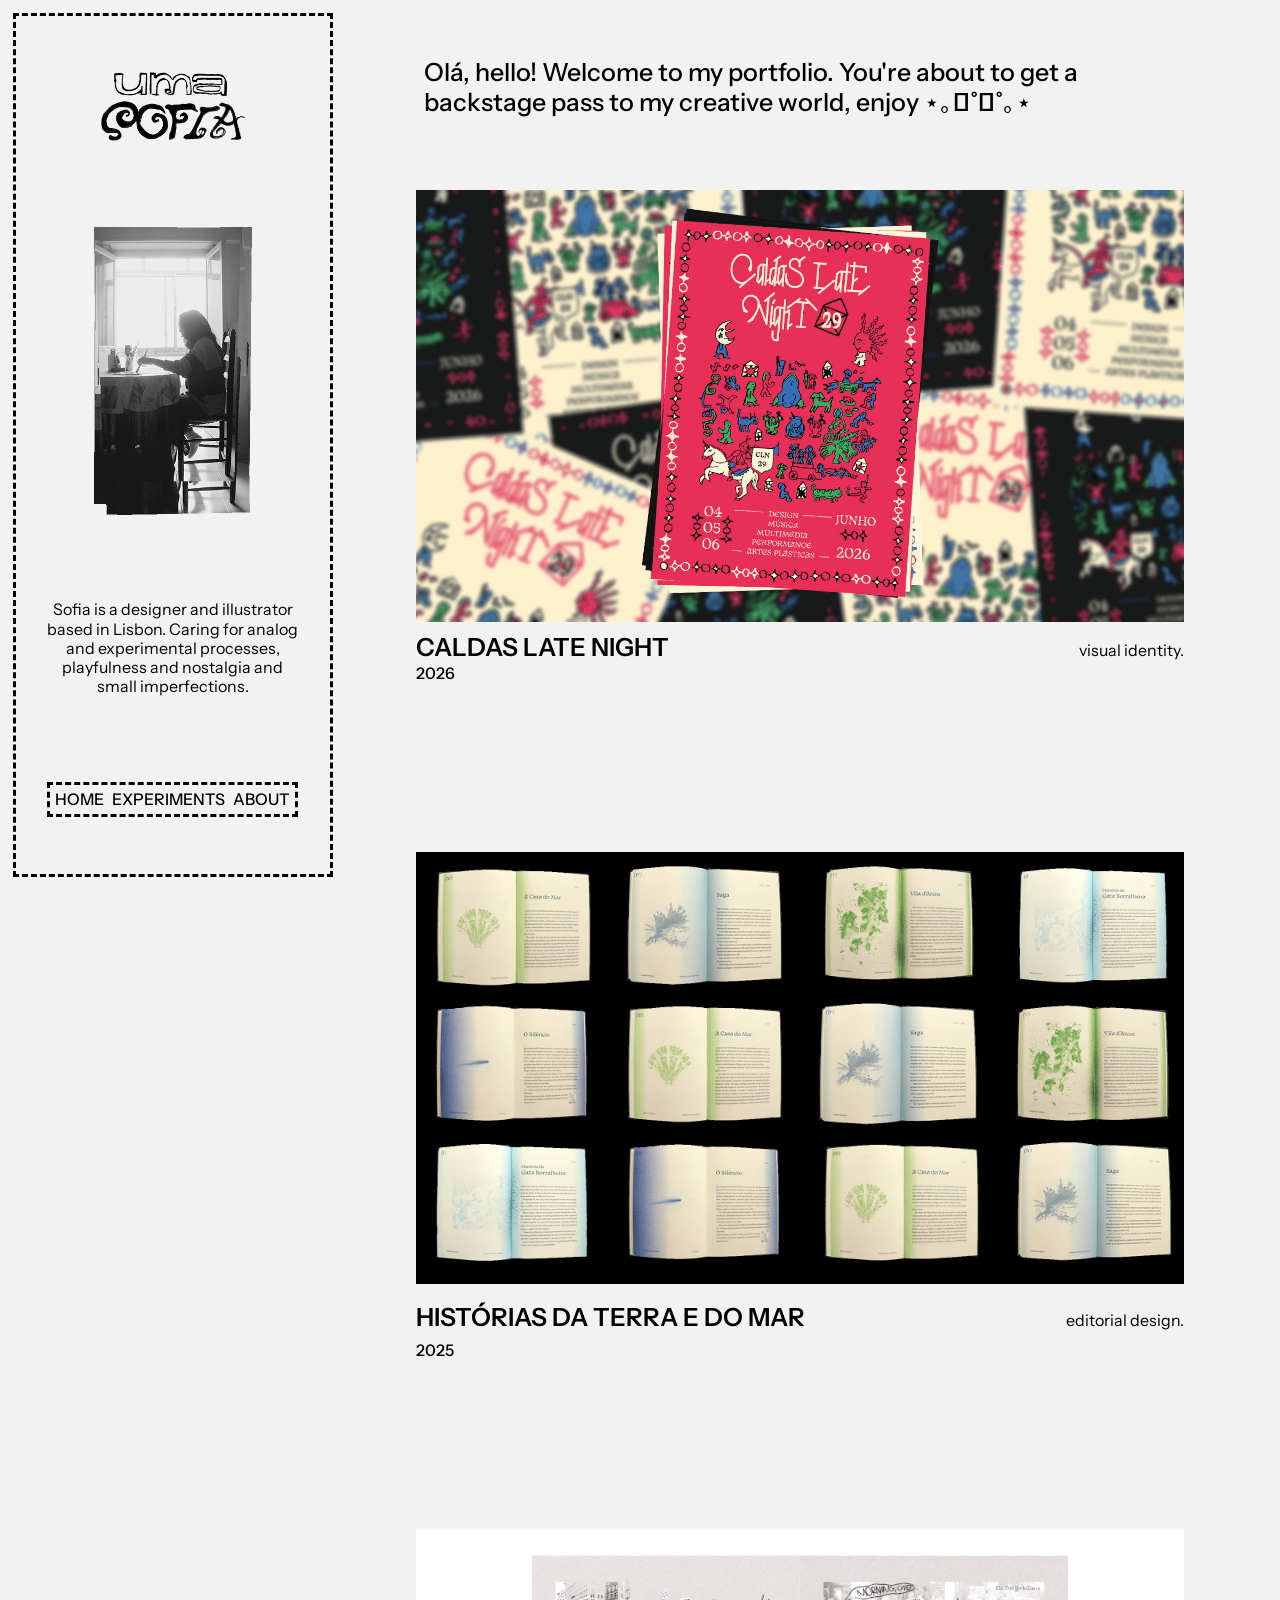
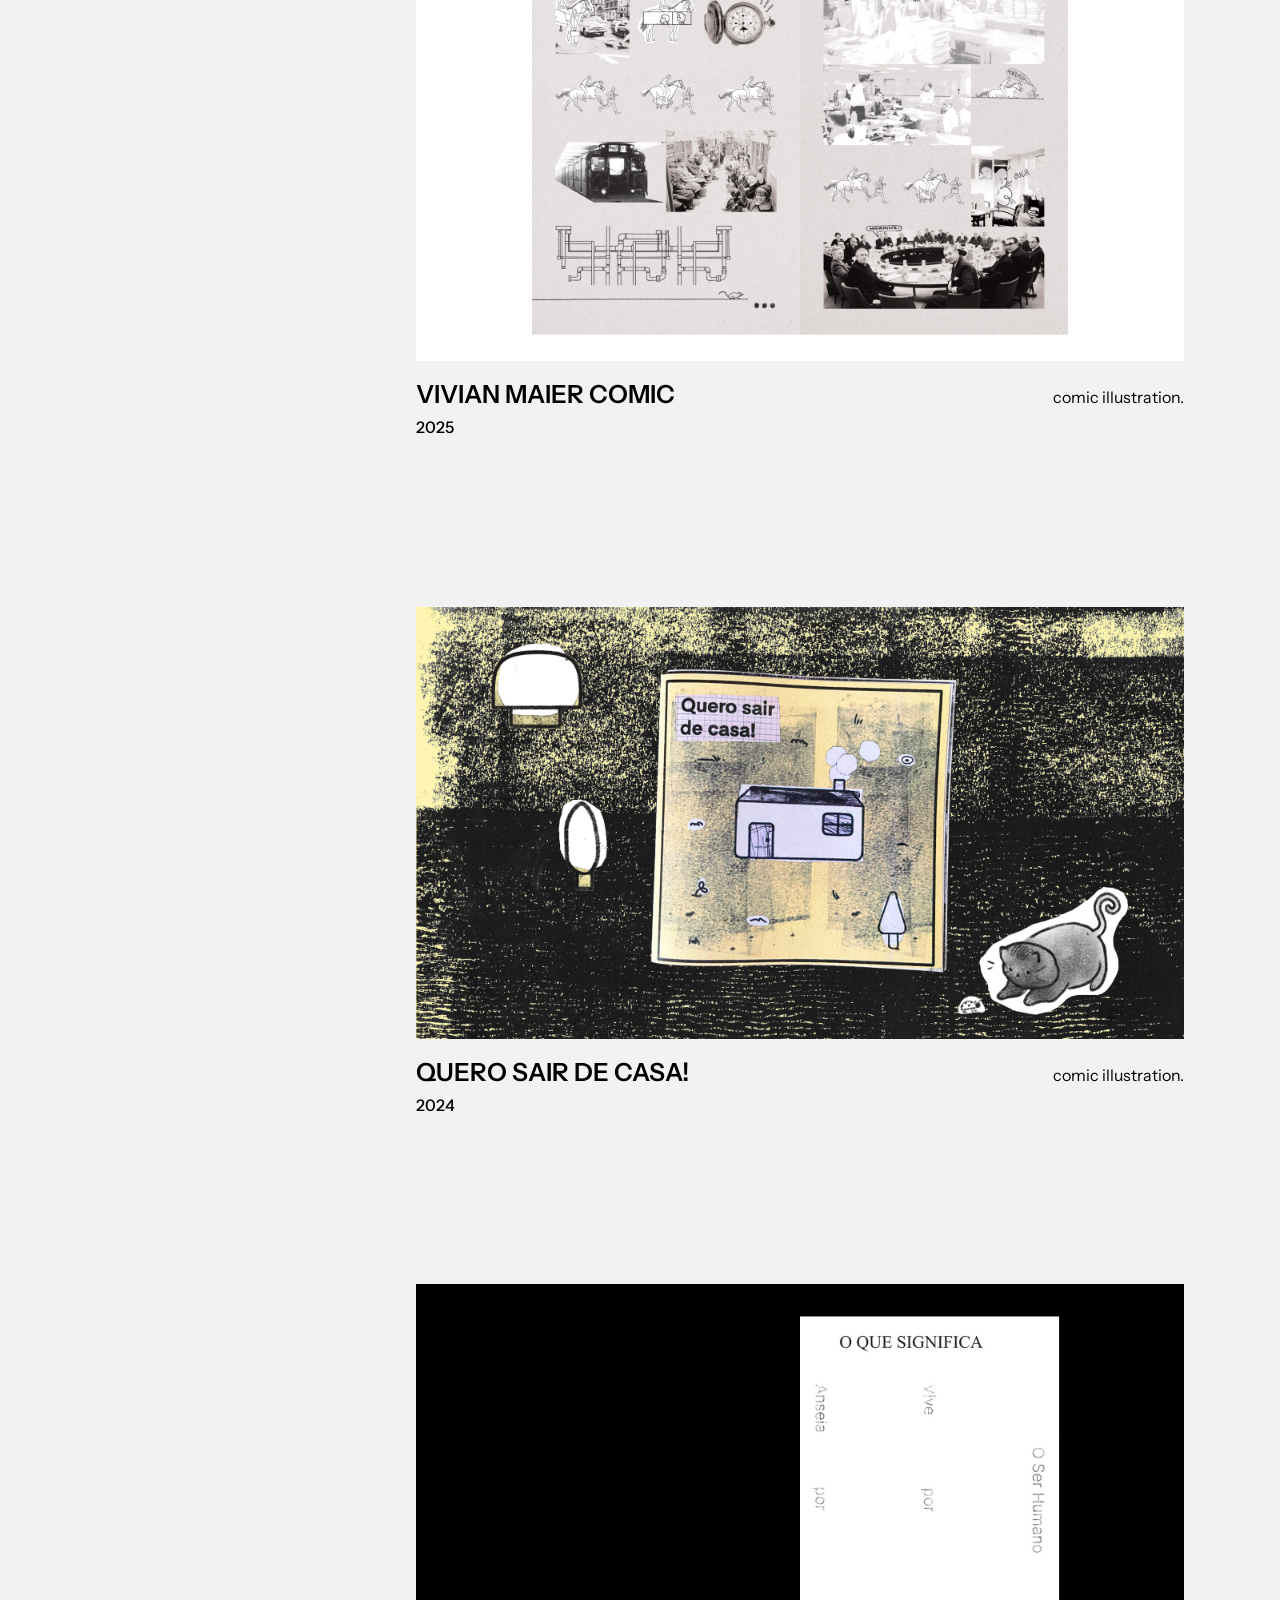
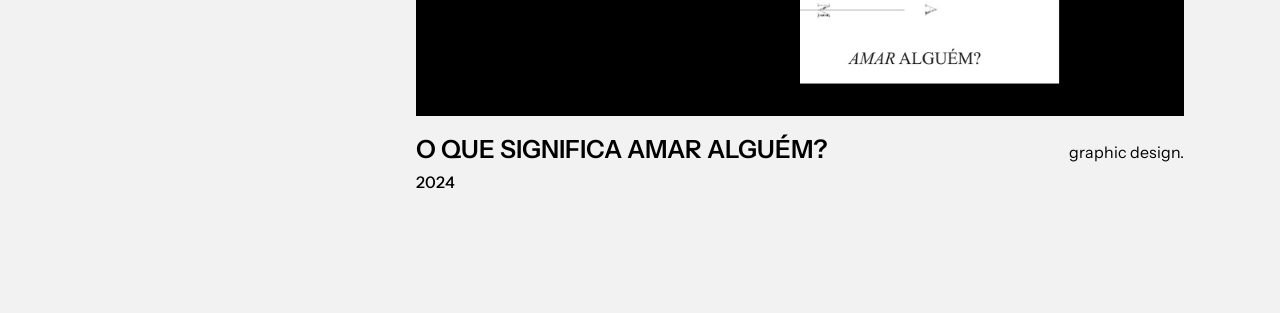
<file: index.html>
<!doctype html>
<html
  lang="en"
  data-ws-project="d9800cbb-ec6f-452a-b73f-22815c8e0542"
  data-ws-last-published="2026-02-13T12:11:06.647Z"
>
  <head>
    <link
      rel="stylesheet"
      type="text/css"
      href="/assets/static/app_generated_index-6937cd5a.BzCff4a5.css"
    />
    <meta charset="UTF-8" />
    <meta name="viewport" content="width=device-width,initial-scale=1" />
    <link
      rel="preload"
      as="image"
      imagesrcset="/assets/ezgif.com-animated-gif-maker_7PGqDHC0DbIFSXzS8WVkP.gif 16w, /assets/ezgif.com-animated-gif-maker_7PGqDHC0DbIFSXzS8WVkP.gif 32w, /assets/ezgif.com-animated-gif-maker_7PGqDHC0DbIFSXzS8WVkP.gif 48w, /assets/ezgif.com-animated-gif-maker_7PGqDHC0DbIFSXzS8WVkP.gif 64w, /assets/ezgif.com-animated-gif-maker_7PGqDHC0DbIFSXzS8WVkP.gif 96w, /assets/ezgif.com-animated-gif-maker_7PGqDHC0DbIFSXzS8WVkP.gif 128w, /assets/ezgif.com-animated-gif-maker_7PGqDHC0DbIFSXzS8WVkP.gif 256w, /assets/ezgif.com-animated-gif-maker_7PGqDHC0DbIFSXzS8WVkP.gif 384w, /assets/ezgif.com-animated-gif-maker_7PGqDHC0DbIFSXzS8WVkP.gif 640w, /assets/ezgif.com-animated-gif-maker_7PGqDHC0DbIFSXzS8WVkP.gif 750w, /assets/ezgif.com-animated-gif-maker_7PGqDHC0DbIFSXzS8WVkP.gif 828w, /assets/ezgif.com-animated-gif-maker_7PGqDHC0DbIFSXzS8WVkP.gif 1080w, /assets/ezgif.com-animated-gif-maker_7PGqDHC0DbIFSXzS8WVkP.gif 1200w, /assets/ezgif.com-animated-gif-maker_7PGqDHC0DbIFSXzS8WVkP.gif 1920w, /assets/ezgif.com-animated-gif-maker_7PGqDHC0DbIFSXzS8WVkP.gif 2048w, /assets/ezgif.com-animated-gif-maker_7PGqDHC0DbIFSXzS8WVkP.gif 3840w"
      imagesizes="100vw"
    />
    <link rel="icon" href="/assets/cursor_l_pis_pQJmlRhtnWagqVZP2P8KN.png" />
    <link
      rel="preload"
      href="/assets/InstrumentSans-VariableFont_wdth_wght_bjkMSSnl1UaMa3tkniNEz.ttf"
      as="font"
      crossorigin="anonymous"
    />
    <link
      rel="preload"
      href="/assets/Sem_emo31_zi0lIaJ4-h-jxOf7Vz-14.jpg"
      as="image"
    />
    <meta property="og:url" content="https://url/" />
    <meta property="og:title" content="uma sofia - portfolio" />
    <meta property="og:type" content="website" />
    <meta
      property="og:image"
      content="/assets/Scanned_Documents_Xv3RVH8iNDv1CDp1n-jFA.png"
    />
    <meta property="twitter:card" content="summary_large_image" />
    <title>uma sofia - portfolio</title>
  </head>
  <body class="w-element w-element-7">
    <div class="w-element w-home">
      <div class="w-element w-nav-mobile">
        <a href="/" class="w-element w-nav-img"
          ><img
            alt=""
            width="1000"
            height="122"
            src="/assets/logo_horizontal_eZ-4iHDDy93a_aR2SS9Hf.png"
            class="w-image w-image-18"
            sizes="100vw"
            srcset="
              /assets/logo_horizontal_eZ-4iHDDy93a_aR2SS9Hf.png   16w,
              /assets/logo_horizontal_eZ-4iHDDy93a_aR2SS9Hf.png   32w,
              /assets/logo_horizontal_eZ-4iHDDy93a_aR2SS9Hf.png   48w,
              /assets/logo_horizontal_eZ-4iHDDy93a_aR2SS9Hf.png   64w,
              /assets/logo_horizontal_eZ-4iHDDy93a_aR2SS9Hf.png   96w,
              /assets/logo_horizontal_eZ-4iHDDy93a_aR2SS9Hf.png  128w,
              /assets/logo_horizontal_eZ-4iHDDy93a_aR2SS9Hf.png  256w,
              /assets/logo_horizontal_eZ-4iHDDy93a_aR2SS9Hf.png  384w,
              /assets/logo_horizontal_eZ-4iHDDy93a_aR2SS9Hf.png  640w,
              /assets/logo_horizontal_eZ-4iHDDy93a_aR2SS9Hf.png  750w,
              /assets/logo_horizontal_eZ-4iHDDy93a_aR2SS9Hf.png  828w,
              /assets/logo_horizontal_eZ-4iHDDy93a_aR2SS9Hf.png 1080w,
              /assets/logo_horizontal_eZ-4iHDDy93a_aR2SS9Hf.png 1200w,
              /assets/logo_horizontal_eZ-4iHDDy93a_aR2SS9Hf.png 1920w,
              /assets/logo_horizontal_eZ-4iHDDy93a_aR2SS9Hf.png 2048w
            "
            decoding="async"
            loading="lazy"
        /></a>
        <ul class="w-element w-nav-list">
          <li class="w-element w-home-3">
            <a href="/" class="w-element w-home-4">Home</a>
          </li>
          <li class="w-element w-experiments-2">
            <a href="/experiments" class="w-element w-experiments-3"
              >Experiments</a
            >
          </li>
          <li class="w-element w-about-1">
            <a href="/about" class="w-element w-about-2">About</a>
          </li>
        </ul>
      </div>
      <div class="w-element w-text-alterar-estilo">
        <p class="w-element w-escrever">
          <b class="w-element w-element-56"
            >Olá, hello! Welcome to my portfolio. You&#x27;re about to get a
            backstage pass to my creative world, enjoy ⋆｡𖦹˚𓇼˚｡⋆</b
          >
        </p>
      </div>
      <div class="w-element w-projects-blocos-template">
        <div class="w-element w-cln-2026">
          <a
            href="/projects/caldas-late-night-29"
            class="w-element w-element-27"
            ><img
              alt=""
              width="1440"
              height="810"
              src="/assets/ezgif.com-animated-gif-maker_7PGqDHC0DbIFSXzS8WVkP.gif"
              class="w-image w-image-20"
              sizes="100vw"
              srcset="
                /assets/ezgif.com-animated-gif-maker_7PGqDHC0DbIFSXzS8WVkP.gif   16w,
                /assets/ezgif.com-animated-gif-maker_7PGqDHC0DbIFSXzS8WVkP.gif   32w,
                /assets/ezgif.com-animated-gif-maker_7PGqDHC0DbIFSXzS8WVkP.gif   48w,
                /assets/ezgif.com-animated-gif-maker_7PGqDHC0DbIFSXzS8WVkP.gif   64w,
                /assets/ezgif.com-animated-gif-maker_7PGqDHC0DbIFSXzS8WVkP.gif   96w,
                /assets/ezgif.com-animated-gif-maker_7PGqDHC0DbIFSXzS8WVkP.gif  128w,
                /assets/ezgif.com-animated-gif-maker_7PGqDHC0DbIFSXzS8WVkP.gif  256w,
                /assets/ezgif.com-animated-gif-maker_7PGqDHC0DbIFSXzS8WVkP.gif  384w,
                /assets/ezgif.com-animated-gif-maker_7PGqDHC0DbIFSXzS8WVkP.gif  640w,
                /assets/ezgif.com-animated-gif-maker_7PGqDHC0DbIFSXzS8WVkP.gif  750w,
                /assets/ezgif.com-animated-gif-maker_7PGqDHC0DbIFSXzS8WVkP.gif  828w,
                /assets/ezgif.com-animated-gif-maker_7PGqDHC0DbIFSXzS8WVkP.gif 1080w,
                /assets/ezgif.com-animated-gif-maker_7PGqDHC0DbIFSXzS8WVkP.gif 1200w,
                /assets/ezgif.com-animated-gif-maker_7PGqDHC0DbIFSXzS8WVkP.gif 1920w,
                /assets/ezgif.com-animated-gif-maker_7PGqDHC0DbIFSXzS8WVkP.gif 2048w,
                /assets/ezgif.com-animated-gif-maker_7PGqDHC0DbIFSXzS8WVkP.gif 3840w
              "
              decoding="async"
              loading="eager"
          /></a>
          <div class="w-element">
            <div class="w-element w-text">
              <a
                href="/projects/caldas-late-night-29"
                class="w-element w-element-48"
                ><p class="w-element w-title-21">Caldas Late Night</p></a
              >
              <p class="w-element w-service">Visual Identity.</p>
            </div>
            <p class="w-element w-text-year">2026</p>
          </div>
        </div>
        <div class="w-element w-htm-2025">
          <a
            href="/projects/historias-da-terra-e-do-mar"
            class="w-element w-element-28"
            ><img
              alt=""
              width="1920"
              height="1080"
              src="/assets/ezgif.com-animated-gif-maker_(3)_3KQtH6s4wwtBqxe36YGR5.gif"
              class="w-image w-image-21"
              sizes="100vw"
              srcset="
                /assets/ezgif.com-animated-gif-maker_(3)_3KQtH6s4wwtBqxe36YGR5.gif   16w,
                /assets/ezgif.com-animated-gif-maker_(3)_3KQtH6s4wwtBqxe36YGR5.gif   32w,
                /assets/ezgif.com-animated-gif-maker_(3)_3KQtH6s4wwtBqxe36YGR5.gif   48w,
                /assets/ezgif.com-animated-gif-maker_(3)_3KQtH6s4wwtBqxe36YGR5.gif   64w,
                /assets/ezgif.com-animated-gif-maker_(3)_3KQtH6s4wwtBqxe36YGR5.gif   96w,
                /assets/ezgif.com-animated-gif-maker_(3)_3KQtH6s4wwtBqxe36YGR5.gif  128w,
                /assets/ezgif.com-animated-gif-maker_(3)_3KQtH6s4wwtBqxe36YGR5.gif  256w,
                /assets/ezgif.com-animated-gif-maker_(3)_3KQtH6s4wwtBqxe36YGR5.gif  384w,
                /assets/ezgif.com-animated-gif-maker_(3)_3KQtH6s4wwtBqxe36YGR5.gif  640w,
                /assets/ezgif.com-animated-gif-maker_(3)_3KQtH6s4wwtBqxe36YGR5.gif  750w,
                /assets/ezgif.com-animated-gif-maker_(3)_3KQtH6s4wwtBqxe36YGR5.gif  828w,
                /assets/ezgif.com-animated-gif-maker_(3)_3KQtH6s4wwtBqxe36YGR5.gif 1080w,
                /assets/ezgif.com-animated-gif-maker_(3)_3KQtH6s4wwtBqxe36YGR5.gif 1200w,
                /assets/ezgif.com-animated-gif-maker_(3)_3KQtH6s4wwtBqxe36YGR5.gif 1920w,
                /assets/ezgif.com-animated-gif-maker_(3)_3KQtH6s4wwtBqxe36YGR5.gif 2048w,
                /assets/ezgif.com-animated-gif-maker_(3)_3KQtH6s4wwtBqxe36YGR5.gif 3840w
              "
              decoding="async"
              loading="lazy"
          /></a>
          <div class="w-element">
            <div class="w-element w-text-1">
              <a
                href="/projects/historias-da-terra-e-do-mar"
                class="w-element w-element-49"
                ><p class="w-element w-title-20">
                  Histórias da terra e do mar
                </p></a
              >
              <p class="w-element w-service-1">editorial design.</p>
            </div>
            <p class="w-element w-text-year-4">2025</p>
          </div>
        </div>
        <div class="w-element w-vivian-2025-to-do">
          <a href="/projects/vivian" class="w-element w-element-29"
            ><img
              alt=""
              width="1920"
              height="1080"
              src="/assets/ezgif.com-animated-gif-maker_(4)_08IFs58zJqkwACY4hT5p2.gif"
              class="w-image w-image-22"
              sizes="100vw"
              srcset="
                /assets/ezgif.com-animated-gif-maker_(4)_08IFs58zJqkwACY4hT5p2.gif   16w,
                /assets/ezgif.com-animated-gif-maker_(4)_08IFs58zJqkwACY4hT5p2.gif   32w,
                /assets/ezgif.com-animated-gif-maker_(4)_08IFs58zJqkwACY4hT5p2.gif   48w,
                /assets/ezgif.com-animated-gif-maker_(4)_08IFs58zJqkwACY4hT5p2.gif   64w,
                /assets/ezgif.com-animated-gif-maker_(4)_08IFs58zJqkwACY4hT5p2.gif   96w,
                /assets/ezgif.com-animated-gif-maker_(4)_08IFs58zJqkwACY4hT5p2.gif  128w,
                /assets/ezgif.com-animated-gif-maker_(4)_08IFs58zJqkwACY4hT5p2.gif  256w,
                /assets/ezgif.com-animated-gif-maker_(4)_08IFs58zJqkwACY4hT5p2.gif  384w,
                /assets/ezgif.com-animated-gif-maker_(4)_08IFs58zJqkwACY4hT5p2.gif  640w,
                /assets/ezgif.com-animated-gif-maker_(4)_08IFs58zJqkwACY4hT5p2.gif  750w,
                /assets/ezgif.com-animated-gif-maker_(4)_08IFs58zJqkwACY4hT5p2.gif  828w,
                /assets/ezgif.com-animated-gif-maker_(4)_08IFs58zJqkwACY4hT5p2.gif 1080w,
                /assets/ezgif.com-animated-gif-maker_(4)_08IFs58zJqkwACY4hT5p2.gif 1200w,
                /assets/ezgif.com-animated-gif-maker_(4)_08IFs58zJqkwACY4hT5p2.gif 1920w,
                /assets/ezgif.com-animated-gif-maker_(4)_08IFs58zJqkwACY4hT5p2.gif 2048w,
                /assets/ezgif.com-animated-gif-maker_(4)_08IFs58zJqkwACY4hT5p2.gif 3840w
              "
              decoding="async"
              loading="lazy"
          /></a>
          <div class="w-element">
            <div class="w-element w-text-4">
              <a href="/projects/vivian" class="w-element w-element-50"
                ><p class="w-element w-title-22">Vivian maier comic</p></a
              >
              <p class="w-element w-service-4">comic illustration.</p>
            </div>
            <p class="w-element w-text-year-3">2025</p>
          </div>
        </div>
        <div class="w-element w-qsdc-2024">
          <a href="/projects/quero-sair-de-casa" class="w-element w-element-30"
            ><img
              alt=""
              width="1920"
              height="1080"
              src="/assets/dscd_hWwlDXZmi1GFDdGkLDRCw.gif"
              class="w-image w-image-23"
              sizes="100vw"
              srcset="
                /assets/dscd_hWwlDXZmi1GFDdGkLDRCw.gif   16w,
                /assets/dscd_hWwlDXZmi1GFDdGkLDRCw.gif   32w,
                /assets/dscd_hWwlDXZmi1GFDdGkLDRCw.gif   48w,
                /assets/dscd_hWwlDXZmi1GFDdGkLDRCw.gif   64w,
                /assets/dscd_hWwlDXZmi1GFDdGkLDRCw.gif   96w,
                /assets/dscd_hWwlDXZmi1GFDdGkLDRCw.gif  128w,
                /assets/dscd_hWwlDXZmi1GFDdGkLDRCw.gif  256w,
                /assets/dscd_hWwlDXZmi1GFDdGkLDRCw.gif  384w,
                /assets/dscd_hWwlDXZmi1GFDdGkLDRCw.gif  640w,
                /assets/dscd_hWwlDXZmi1GFDdGkLDRCw.gif  750w,
                /assets/dscd_hWwlDXZmi1GFDdGkLDRCw.gif  828w,
                /assets/dscd_hWwlDXZmi1GFDdGkLDRCw.gif 1080w,
                /assets/dscd_hWwlDXZmi1GFDdGkLDRCw.gif 1200w,
                /assets/dscd_hWwlDXZmi1GFDdGkLDRCw.gif 1920w,
                /assets/dscd_hWwlDXZmi1GFDdGkLDRCw.gif 2048w,
                /assets/dscd_hWwlDXZmi1GFDdGkLDRCw.gif 3840w
              "
              decoding="async"
              loading="lazy"
          /></a>
          <div class="w-element">
            <div class="w-element w-text-3">
              <a
                href="/projects/quero-sair-de-casa"
                class="w-element w-element-51"
                ><p class="w-element w-title-23">Quero sair de casa!</p></a
              >
              <p class="w-element w-service-3">comic illustration.</p>
            </div>
            <p class="w-element w-text-year-2">2024</p>
          </div>
        </div>
        <div class="w-element w-amar-alguem-2024">
          <a
            href="/projects/o-que-significa-amar-alguem"
            class="w-element w-element-31"
            ><img
              alt=""
              width="1920"
              height="1080"
              src="/assets/ezgif.com-animated-gif-maker_(5)_WPT5GXv4rF6oBTU6BY8pe.gif"
              class="w-image w-image-24"
              sizes="100vw"
              srcset="
                /assets/ezgif.com-animated-gif-maker_(5)_WPT5GXv4rF6oBTU6BY8pe.gif   16w,
                /assets/ezgif.com-animated-gif-maker_(5)_WPT5GXv4rF6oBTU6BY8pe.gif   32w,
                /assets/ezgif.com-animated-gif-maker_(5)_WPT5GXv4rF6oBTU6BY8pe.gif   48w,
                /assets/ezgif.com-animated-gif-maker_(5)_WPT5GXv4rF6oBTU6BY8pe.gif   64w,
                /assets/ezgif.com-animated-gif-maker_(5)_WPT5GXv4rF6oBTU6BY8pe.gif   96w,
                /assets/ezgif.com-animated-gif-maker_(5)_WPT5GXv4rF6oBTU6BY8pe.gif  128w,
                /assets/ezgif.com-animated-gif-maker_(5)_WPT5GXv4rF6oBTU6BY8pe.gif  256w,
                /assets/ezgif.com-animated-gif-maker_(5)_WPT5GXv4rF6oBTU6BY8pe.gif  384w,
                /assets/ezgif.com-animated-gif-maker_(5)_WPT5GXv4rF6oBTU6BY8pe.gif  640w,
                /assets/ezgif.com-animated-gif-maker_(5)_WPT5GXv4rF6oBTU6BY8pe.gif  750w,
                /assets/ezgif.com-animated-gif-maker_(5)_WPT5GXv4rF6oBTU6BY8pe.gif  828w,
                /assets/ezgif.com-animated-gif-maker_(5)_WPT5GXv4rF6oBTU6BY8pe.gif 1080w,
                /assets/ezgif.com-animated-gif-maker_(5)_WPT5GXv4rF6oBTU6BY8pe.gif 1200w,
                /assets/ezgif.com-animated-gif-maker_(5)_WPT5GXv4rF6oBTU6BY8pe.gif 1920w,
                /assets/ezgif.com-animated-gif-maker_(5)_WPT5GXv4rF6oBTU6BY8pe.gif 2048w,
                /assets/ezgif.com-animated-gif-maker_(5)_WPT5GXv4rF6oBTU6BY8pe.gif 3840w
              "
              decoding="async"
              loading="lazy"
          /></a>
          <div class="w-element">
            <div class="w-element w-text-2">
              <a
                href="/projects/o-que-significa-amar-alguem"
                class="w-element w-element-52"
                ><p class="w-element w-title-24">
                  O QUE SIGNIFICA AMAR ALGUÉM?
                </p></a
              >
              <p class="w-element w-service-2">graphic design.</p>
            </div>
            <p class="w-element w-text-year-1">2024</p>
          </div>
        </div>
      </div>
    </div>
    <div class="w-element w-sidebar-mobile-hidden">
      <img
        alt=""
        width="1128"
        height="536"
        src="/assets/Scanned_Documents_Xv3RVH8iNDv1CDp1n-jFA.png"
        class="w-image w-image-1"
        sizes="100vw"
        srcset="
          /assets/Scanned_Documents_Xv3RVH8iNDv1CDp1n-jFA.png   16w,
          /assets/Scanned_Documents_Xv3RVH8iNDv1CDp1n-jFA.png   32w,
          /assets/Scanned_Documents_Xv3RVH8iNDv1CDp1n-jFA.png   48w,
          /assets/Scanned_Documents_Xv3RVH8iNDv1CDp1n-jFA.png   64w,
          /assets/Scanned_Documents_Xv3RVH8iNDv1CDp1n-jFA.png   96w,
          /assets/Scanned_Documents_Xv3RVH8iNDv1CDp1n-jFA.png  128w,
          /assets/Scanned_Documents_Xv3RVH8iNDv1CDp1n-jFA.png  256w,
          /assets/Scanned_Documents_Xv3RVH8iNDv1CDp1n-jFA.png  384w,
          /assets/Scanned_Documents_Xv3RVH8iNDv1CDp1n-jFA.png  640w,
          /assets/Scanned_Documents_Xv3RVH8iNDv1CDp1n-jFA.png  750w,
          /assets/Scanned_Documents_Xv3RVH8iNDv1CDp1n-jFA.png  828w,
          /assets/Scanned_Documents_Xv3RVH8iNDv1CDp1n-jFA.png 1080w,
          /assets/Scanned_Documents_Xv3RVH8iNDv1CDp1n-jFA.png 1200w,
          /assets/Scanned_Documents_Xv3RVH8iNDv1CDp1n-jFA.png 1920w,
          /assets/Scanned_Documents_Xv3RVH8iNDv1CDp1n-jFA.png 2048w,
          /assets/Scanned_Documents_Xv3RVH8iNDv1CDp1n-jFA.png 3840w
        "
        decoding="async"
        loading="lazy"
      /><img
        alt=""
        width="314"
        height="574"
        src="/assets/ezgif.com-animated-gif-maker_(2)_83tMd4xQhFHecNy350Y6R.gif"
        class="w-image w-image-2"
        sizes="100vw"
        srcset="
          /assets/ezgif.com-animated-gif-maker_(2)_83tMd4xQhFHecNy350Y6R.gif  16w,
          /assets/ezgif.com-animated-gif-maker_(2)_83tMd4xQhFHecNy350Y6R.gif  32w,
          /assets/ezgif.com-animated-gif-maker_(2)_83tMd4xQhFHecNy350Y6R.gif  48w,
          /assets/ezgif.com-animated-gif-maker_(2)_83tMd4xQhFHecNy350Y6R.gif  64w,
          /assets/ezgif.com-animated-gif-maker_(2)_83tMd4xQhFHecNy350Y6R.gif  96w,
          /assets/ezgif.com-animated-gif-maker_(2)_83tMd4xQhFHecNy350Y6R.gif 128w,
          /assets/ezgif.com-animated-gif-maker_(2)_83tMd4xQhFHecNy350Y6R.gif 256w,
          /assets/ezgif.com-animated-gif-maker_(2)_83tMd4xQhFHecNy350Y6R.gif 384w,
          /assets/ezgif.com-animated-gif-maker_(2)_83tMd4xQhFHecNy350Y6R.gif 640w
        "
        decoding="async"
        loading="lazy"
      />
      <div class="w-element w-text-6">
        <p class="w-element w-element-36">
          Sofia is a designer and illustrator based in Lisbon. Caring for analog
          and experimental processes, playfulness and nostalgia and small
          imperfections.
        </p>
      </div>
      <div class="w-element w-menu">
        <a href="/" class="w-element w-home-1">Home</a
        ><a href="/experiments" class="w-element w-experiments">experiments</a
        ><a href="/about" class="w-element w-about">about</a>
      </div>
    </div>
    <script id="vike_pageContext" type="application/json">
      {
        "_urlRewrite": null,
        "pageId": "/pages/index",
        "routeParams": {},
        "data": {
          "url": "https://url/",
          "system": {
            "params": {},
            "search": {},
            "origin": "https://url",
            "pathname": "/"
          },
          "resources": {},
          "pageMeta": {
            "title": "uma sofia - portfolio",
            "description": "!undefined",
            "excludePageFromSearch": false,
            "language": "!undefined",
            "socialImageAssetName": "Scanned_Documents_Xv3RVH8iNDv1CDp1n-jFA.png",
            "socialImageUrl": "!undefined",
            "status": "!undefined",
            "redirect": "!undefined",
            "custom": []
          }
        }
      }
    </script>
    <script id="vike_globalContext" type="application/json">
      {}
    </script>
    <script
      src="/assets/entries/entry-server-routing.Ddnw8JzL.js"
      type="module"
      async
    ></script>
    <link
      rel="modulepreload"
      href="/assets/entries/pages_index.BLWLczEn.js"
      as="script"
      type="text/javascript"
    /><link
      rel="modulepreload"
      href="/assets/chunks/chunk-CTi04G9B.js"
      as="script"
      type="text/javascript"
    />
  </body>
</html>
</file>
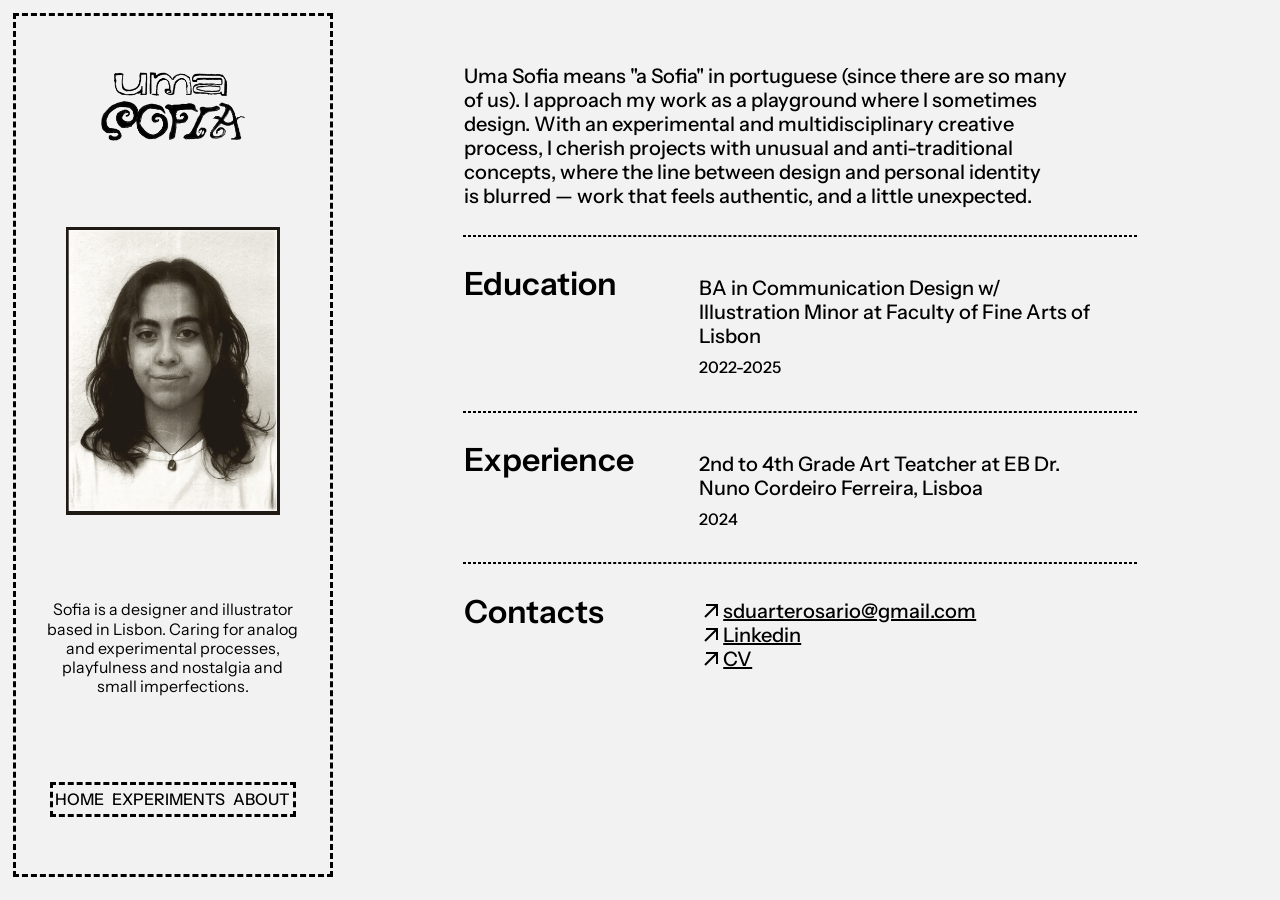
<file: about/index.html>
<!doctype html>
<html
  lang="en"
  data-ws-project="d9800cbb-ec6f-452a-b73f-22815c8e0542"
  data-ws-last-published="2026-02-13T12:11:06.647Z"
>
  <head>
    <link
      rel="stylesheet"
      type="text/css"
      href="/assets/static/app_generated_index-6937cd5a.BzCff4a5.css"
    />
    <meta charset="UTF-8" />
    <meta name="viewport" content="width=device-width,initial-scale=1" />
    <link rel="icon" href="/assets/cursor_l_pis_pQJmlRhtnWagqVZP2P8KN.png" />
    <link
      rel="preload"
      href="/assets/InstrumentSans-VariableFont_wdth_wght_bjkMSSnl1UaMa3tkniNEz.ttf"
      as="font"
      crossorigin="anonymous"
    />
    <meta property="og:url" content="https://url/about" />
    <meta property="og:title" content="uma sofia - about" />
    <meta property="og:type" content="website" />
    <meta
      property="og:image"
      content="/assets/Scanned_Documents_Xv3RVH8iNDv1CDp1n-jFA.png"
    />
    <meta property="twitter:card" content="summary_large_image" />
    <title>uma sofia - about</title>
  </head>
  <body class="w-element w-element-8">
    <div class="w-element w-home-6">
      <div class="w-element w-nav-mobile-1">
        <a href="/" class="w-element w-nav-img-1"
          ><img
            alt=""
            width="1000"
            height="122"
            src="/assets/logo_horizontal_eZ-4iHDDy93a_aR2SS9Hf.png"
            class="w-image w-image-26"
            sizes="100vw"
            srcset="
              /assets/logo_horizontal_eZ-4iHDDy93a_aR2SS9Hf.png   16w,
              /assets/logo_horizontal_eZ-4iHDDy93a_aR2SS9Hf.png   32w,
              /assets/logo_horizontal_eZ-4iHDDy93a_aR2SS9Hf.png   48w,
              /assets/logo_horizontal_eZ-4iHDDy93a_aR2SS9Hf.png   64w,
              /assets/logo_horizontal_eZ-4iHDDy93a_aR2SS9Hf.png   96w,
              /assets/logo_horizontal_eZ-4iHDDy93a_aR2SS9Hf.png  128w,
              /assets/logo_horizontal_eZ-4iHDDy93a_aR2SS9Hf.png  256w,
              /assets/logo_horizontal_eZ-4iHDDy93a_aR2SS9Hf.png  384w,
              /assets/logo_horizontal_eZ-4iHDDy93a_aR2SS9Hf.png  640w,
              /assets/logo_horizontal_eZ-4iHDDy93a_aR2SS9Hf.png  750w,
              /assets/logo_horizontal_eZ-4iHDDy93a_aR2SS9Hf.png  828w,
              /assets/logo_horizontal_eZ-4iHDDy93a_aR2SS9Hf.png 1080w,
              /assets/logo_horizontal_eZ-4iHDDy93a_aR2SS9Hf.png 1200w,
              /assets/logo_horizontal_eZ-4iHDDy93a_aR2SS9Hf.png 1920w,
              /assets/logo_horizontal_eZ-4iHDDy93a_aR2SS9Hf.png 2048w
            "
            decoding="async"
            loading="lazy"
        /></a>
        <ul class="w-element w-nav-list-1">
          <li class="w-element w-home-7">
            <a href="/" class="w-element w-home-8">Home</a>
          </li>
          <li class="w-element w-experiments-4">
            <a href="/experiments" class="w-element w-experiments-5"
              >Experiments</a
            >
          </li>
          <li class="w-element w-about-4">
            <a href="/about" class="w-element w-about-5">About</a>
          </li>
        </ul>
      </div>
      <div class="w-element w-about-3">
        <div class="w-element w-about-elements">
          <p class="w-element w-about-desc">
            Uma Sofia means &quot;a Sofia&quot; in portuguese (since there are
            so many of us). I approach my work as a playground where I sometimes
            design. With an experimental and multidisciplinary creative process,
            I cherish projects with unusual and anti-traditional concepts, where
            the line between design and personal identity is blurred — work that
            feels authentic, and a little unexpected.
          </p>
          <hr class="w-element w-element-32" />
          <div class="w-element w-education">
            <h1 class="w-element w-edu-title">Education</h1>
            <div class="w-element w-edu-desc">
              <div class="w-element">
                <p class="w-element w-edu-desc-text">
                  BA in Communication Design w/ Illustration Minor at Faculty of
                  Fine Arts of Lisbon
                </p>
                <p class="w-element w-edu-desc-year">2022-2025</p>
              </div>
            </div>
          </div>
          <hr class="w-element w-element-33" />
          <div class="w-element w-experience">
            <h1 class="w-element w-edu-title-1">Experience</h1>
            <div class="w-element w-edu-desc-1">
              <div class="w-element">
                <p class="w-element w-edu-desc-text-1">
                  2nd to 4th Grade Art Teatcher at EB Dr. Nuno Cordeiro
                  Ferreira, Lisboa
                </p>
                <p class="w-element w-edu-desc-year-1">2024</p>
              </div>
            </div>
          </div>
          <hr class="w-element w-element-34" />
          <div class="w-element w-contacts">
            <h1 class="w-element w-contacts-title">Contacts</h1>
            <div class="w-element w-contacts-desc">
              <div class="w-element w-email">
                <img
                  alt=""
                  width="24"
                  height="24"
                  src="/assets/reshot-icon-arrow-diagonal-up-right-Y2ND6FM3RW_wtiliqKbZupPJ4UJa5cnV.svg"
                  class="w-image w-contacts-arrow"
                  sizes="100vw"
                  srcset="
                    /assets/reshot-icon-arrow-diagonal-up-right-Y2ND6FM3RW_wtiliqKbZupPJ4UJa5cnV.svg 16w,
                    /assets/reshot-icon-arrow-diagonal-up-right-Y2ND6FM3RW_wtiliqKbZupPJ4UJa5cnV.svg 32w,
                    /assets/reshot-icon-arrow-diagonal-up-right-Y2ND6FM3RW_wtiliqKbZupPJ4UJa5cnV.svg 48w
                  "
                  decoding="async"
                  loading="lazy"
                /><a
                  href="mailto:sduarterosario@gmail.com?subject=Email+Me%21"
                  class="w-element w-a"
                  >sduarterosario@gmail.com</a
                >
              </div>
              <div class="w-element w-linkedin">
                <img
                  alt=""
                  width="24"
                  height="24"
                  src="/assets/reshot-icon-arrow-diagonal-up-right-Y2ND6FM3RW_wtiliqKbZupPJ4UJa5cnV.svg"
                  class="w-image w-contacts-arrow-1"
                  sizes="100vw"
                  srcset="
                    /assets/reshot-icon-arrow-diagonal-up-right-Y2ND6FM3RW_wtiliqKbZupPJ4UJa5cnV.svg 16w,
                    /assets/reshot-icon-arrow-diagonal-up-right-Y2ND6FM3RW_wtiliqKbZupPJ4UJa5cnV.svg 32w,
                    /assets/reshot-icon-arrow-diagonal-up-right-Y2ND6FM3RW_wtiliqKbZupPJ4UJa5cnV.svg 48w
                  "
                  decoding="async"
                  loading="lazy"
                /><a
                  href="https://linkedin.com/in/sofiaros%C3%A1rio"
                  class="w-element w-a-1"
                  >Linkedin</a
                >
              </div>
              <div class="w-element w-cv">
                <img
                  alt=""
                  width="24"
                  height="24"
                  src="/assets/reshot-icon-arrow-diagonal-up-right-Y2ND6FM3RW_wtiliqKbZupPJ4UJa5cnV.svg"
                  class="w-image w-contacts-arrow-2"
                  sizes="100vw"
                  srcset="
                    /assets/reshot-icon-arrow-diagonal-up-right-Y2ND6FM3RW_wtiliqKbZupPJ4UJa5cnV.svg 16w,
                    /assets/reshot-icon-arrow-diagonal-up-right-Y2ND6FM3RW_wtiliqKbZupPJ4UJa5cnV.svg 32w,
                    /assets/reshot-icon-arrow-diagonal-up-right-Y2ND6FM3RW_wtiliqKbZupPJ4UJa5cnV.svg 48w
                  "
                  decoding="async"
                  loading="lazy"
                /><a
                  href="https://drive.google.com/file/d/1uUW8U8v8FJSloAYjR0updINw6Q225Bv5/view?usp=drive_link"
                  class="w-element w-a-2"
                  >CV</a
                >
              </div>
            </div>
          </div>
        </div>
      </div>
    </div>
    <div class="w-element w-sidebar-mobile-hidden-1">
      <img
        alt=""
        width="1128"
        height="536"
        src="/assets/Scanned_Documents_Xv3RVH8iNDv1CDp1n-jFA.png"
        class="w-image w-image-27"
        sizes="100vw"
        srcset="
          /assets/Scanned_Documents_Xv3RVH8iNDv1CDp1n-jFA.png   16w,
          /assets/Scanned_Documents_Xv3RVH8iNDv1CDp1n-jFA.png   32w,
          /assets/Scanned_Documents_Xv3RVH8iNDv1CDp1n-jFA.png   48w,
          /assets/Scanned_Documents_Xv3RVH8iNDv1CDp1n-jFA.png   64w,
          /assets/Scanned_Documents_Xv3RVH8iNDv1CDp1n-jFA.png   96w,
          /assets/Scanned_Documents_Xv3RVH8iNDv1CDp1n-jFA.png  128w,
          /assets/Scanned_Documents_Xv3RVH8iNDv1CDp1n-jFA.png  256w,
          /assets/Scanned_Documents_Xv3RVH8iNDv1CDp1n-jFA.png  384w,
          /assets/Scanned_Documents_Xv3RVH8iNDv1CDp1n-jFA.png  640w,
          /assets/Scanned_Documents_Xv3RVH8iNDv1CDp1n-jFA.png  750w,
          /assets/Scanned_Documents_Xv3RVH8iNDv1CDp1n-jFA.png  828w,
          /assets/Scanned_Documents_Xv3RVH8iNDv1CDp1n-jFA.png 1080w,
          /assets/Scanned_Documents_Xv3RVH8iNDv1CDp1n-jFA.png 1200w,
          /assets/Scanned_Documents_Xv3RVH8iNDv1CDp1n-jFA.png 1920w,
          /assets/Scanned_Documents_Xv3RVH8iNDv1CDp1n-jFA.png 2048w,
          /assets/Scanned_Documents_Xv3RVH8iNDv1CDp1n-jFA.png 3840w
        "
        decoding="async"
        loading="lazy"
      /><img
        alt=""
        width="710"
        height="954"
        src="/assets/Group_6_jxF_NdglNZS058xOr9H2i.jpg"
        class="w-image w-image-28"
        sizes="100vw"
        srcset="
          /assets/Group_6_jxF_NdglNZS058xOr9H2i.jpg   16w,
          /assets/Group_6_jxF_NdglNZS058xOr9H2i.jpg   32w,
          /assets/Group_6_jxF_NdglNZS058xOr9H2i.jpg   48w,
          /assets/Group_6_jxF_NdglNZS058xOr9H2i.jpg   64w,
          /assets/Group_6_jxF_NdglNZS058xOr9H2i.jpg   96w,
          /assets/Group_6_jxF_NdglNZS058xOr9H2i.jpg  128w,
          /assets/Group_6_jxF_NdglNZS058xOr9H2i.jpg  256w,
          /assets/Group_6_jxF_NdglNZS058xOr9H2i.jpg  384w,
          /assets/Group_6_jxF_NdglNZS058xOr9H2i.jpg  640w,
          /assets/Group_6_jxF_NdglNZS058xOr9H2i.jpg  750w,
          /assets/Group_6_jxF_NdglNZS058xOr9H2i.jpg  828w,
          /assets/Group_6_jxF_NdglNZS058xOr9H2i.jpg 1080w,
          /assets/Group_6_jxF_NdglNZS058xOr9H2i.jpg 1200w,
          /assets/Group_6_jxF_NdglNZS058xOr9H2i.jpg 1920w
        "
        decoding="async"
        loading="lazy"
      />
      <div class="w-element w-text-7">
        <p class="w-element w-element-37">
          Sofia is a designer and illustrator based in Lisbon. Caring for analog
          and experimental processes, playfulness and nostalgia and small
          imperfections.
        </p>
      </div>
      <div class="w-element w-menu-1">
        <a href="/" class="w-element w-home-9">Home</a
        ><a href="/experiments" class="w-element w-experiments-6">experiments</a
        ><a href="/about" class="w-element w-about-6">about</a>
      </div>
    </div>
    <script id="vike_pageContext" type="application/json">
      {
        "_urlRewrite": null,
        "pageId": "/pages/about",
        "routeParams": {},
        "data": {
          "url": "https://url/about",
          "system": {
            "params": {},
            "search": {},
            "origin": "https://url",
            "pathname": "/about"
          },
          "resources": {},
          "pageMeta": {
            "title": "uma sofia - about",
            "description": "!undefined",
            "excludePageFromSearch": false,
            "language": "!undefined",
            "socialImageAssetName": "Scanned_Documents_Xv3RVH8iNDv1CDp1n-jFA.png",
            "socialImageUrl": "!undefined",
            "status": "!undefined",
            "redirect": "!undefined",
            "custom": []
          }
        }
      }
    </script>
    <script id="vike_globalContext" type="application/json">
      {}
    </script>
    <script
      src="/assets/entries/entry-server-routing.Ddnw8JzL.js"
      type="module"
      async
    ></script>
    <link
      rel="modulepreload"
      href="/assets/entries/pages_about.Ci4avqJ2.js"
      as="script"
      type="text/javascript"
    /><link
      rel="modulepreload"
      href="/assets/chunks/chunk-CTi04G9B.js"
      as="script"
      type="text/javascript"
    />
  </body>
</html>
</file>
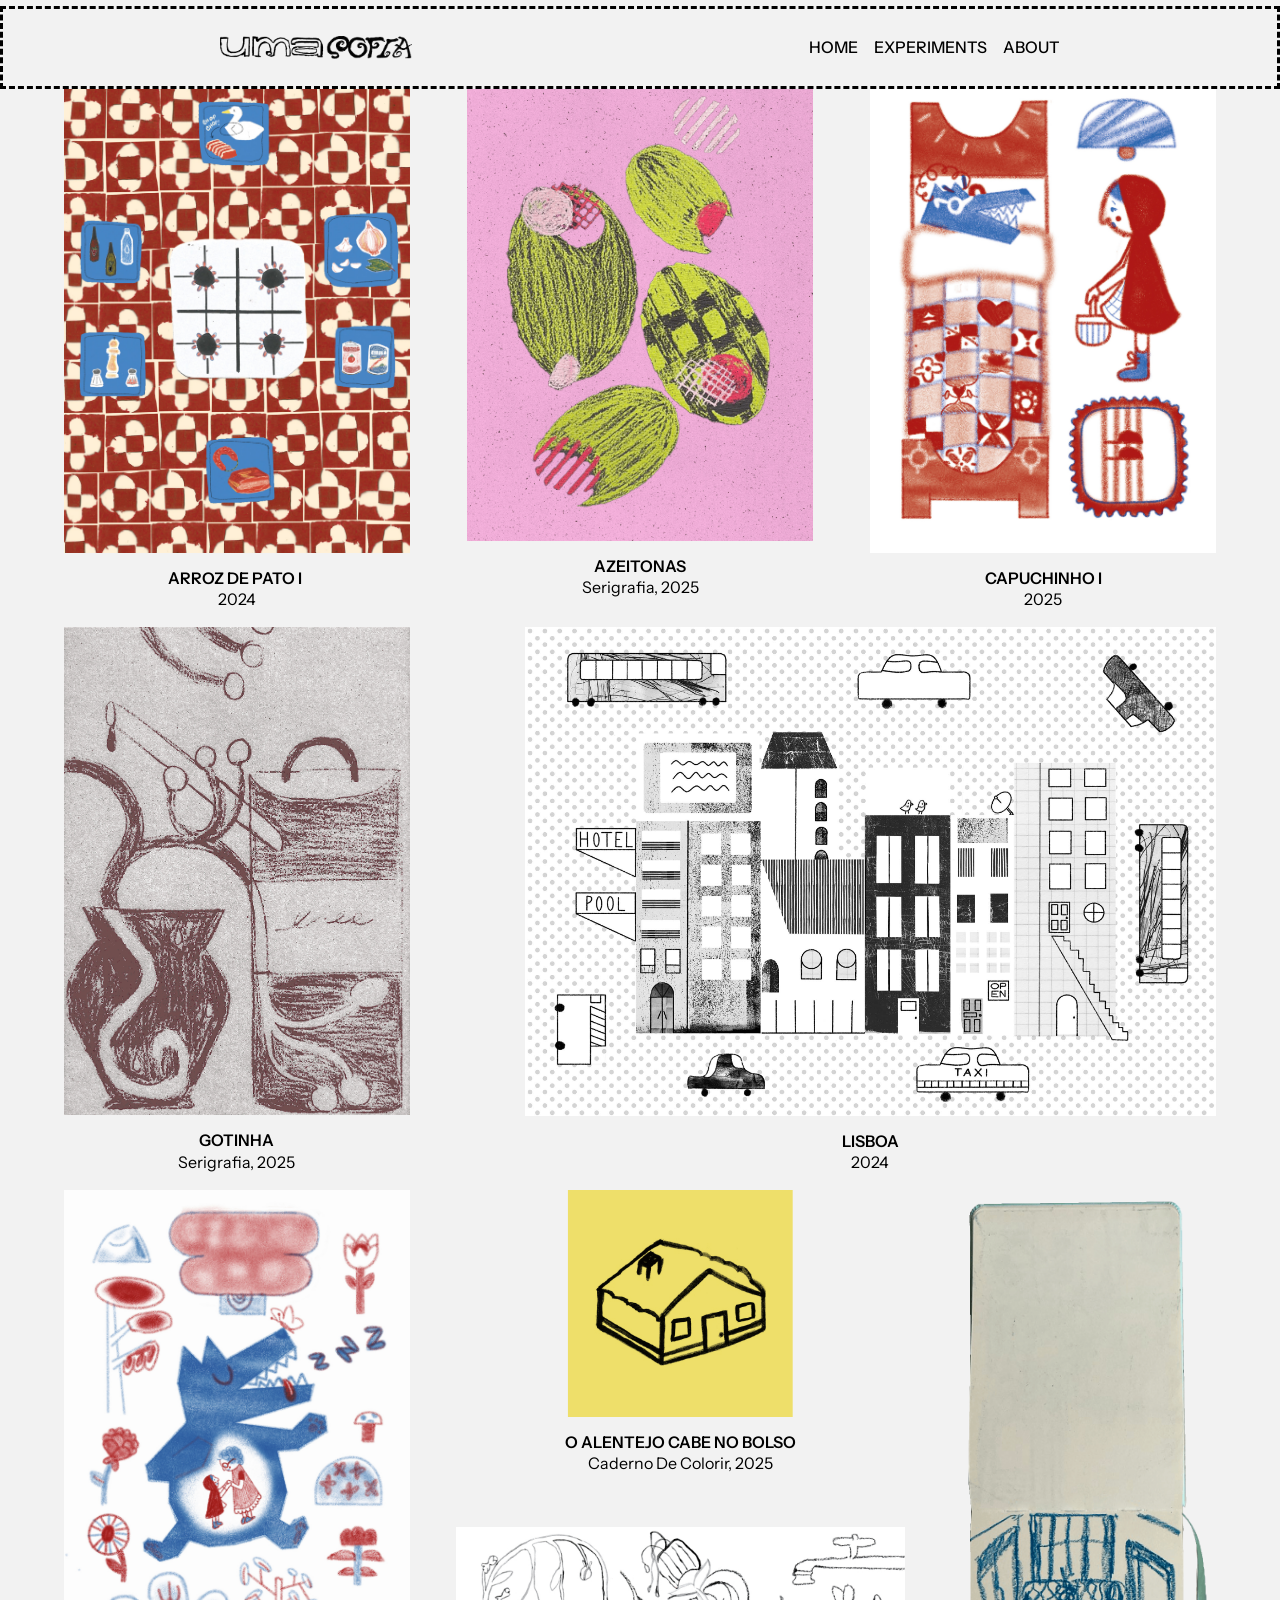
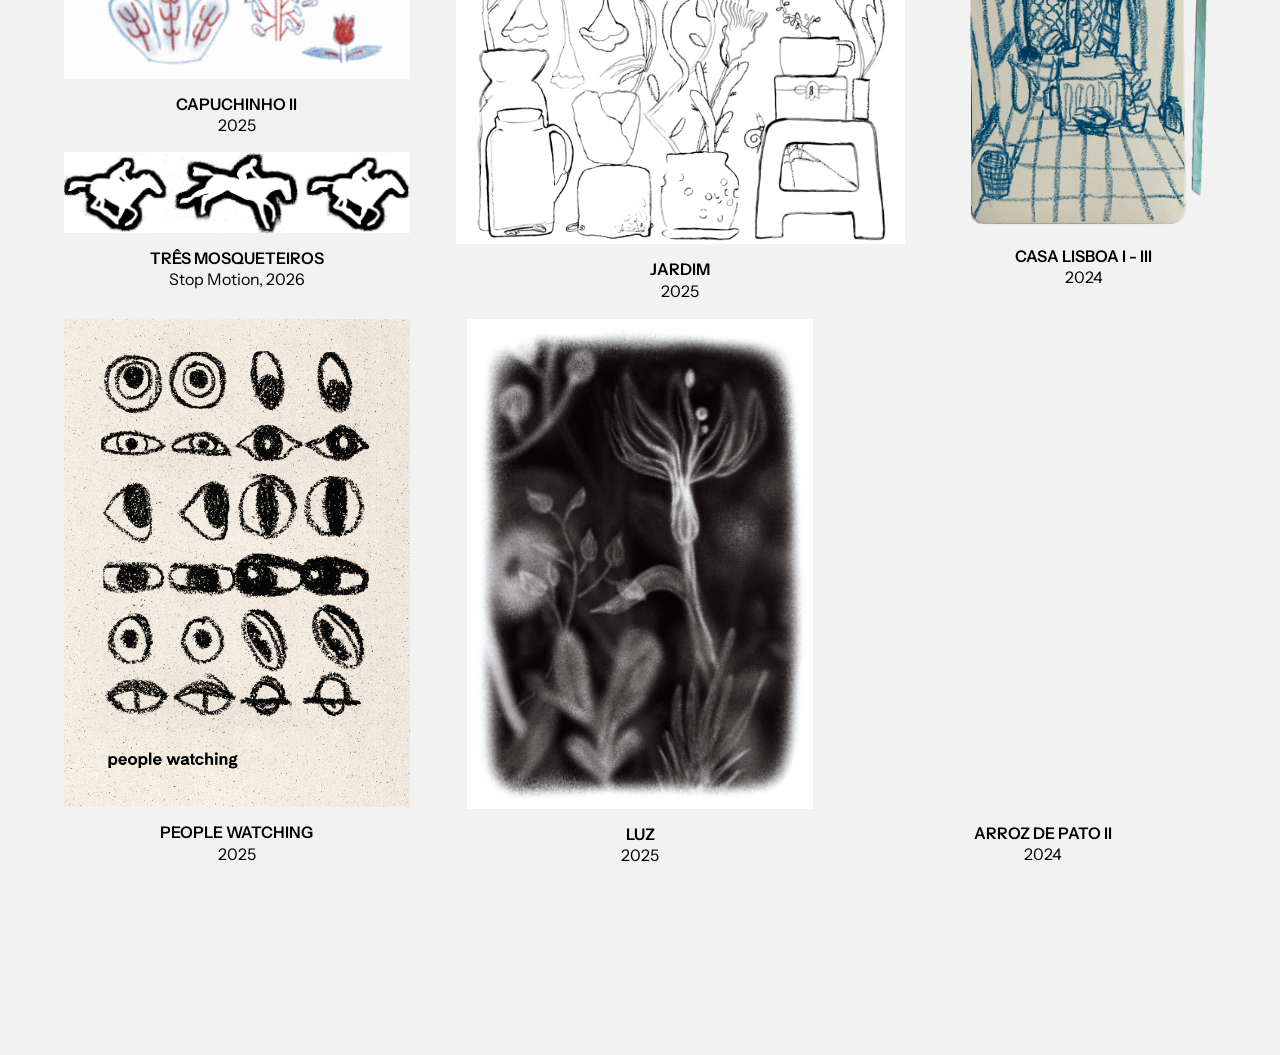
<file: experiments/index.html>
<!doctype html>
<html
  lang="en"
  data-ws-project="d9800cbb-ec6f-452a-b73f-22815c8e0542"
  data-ws-last-published="2026-02-13T12:11:06.647Z"
>
  <head>
    <link
      rel="stylesheet"
      type="text/css"
      href="/assets/static/app_generated_index-6937cd5a.BzCff4a5.css"
    />
    <meta charset="UTF-8" />
    <meta name="viewport" content="width=device-width,initial-scale=1" />
    <link rel="icon" href="/assets/cursor_l_pis_pQJmlRhtnWagqVZP2P8KN.png" />
    <link
      rel="preload"
      href="/assets/InstrumentSans-VariableFont_wdth_wght_bjkMSSnl1UaMa3tkniNEz.ttf"
      as="font"
      crossorigin="anonymous"
    />
    <meta property="og:url" content="https://url/experiments" />
    <meta property="og:title" content="uma sofia - experiments" />
    <meta property="og:type" content="website" />
    <meta
      property="og:image"
      content="/assets/Scanned_Documents_Xv3RVH8iNDv1CDp1n-jFA.png"
    />
    <meta property="twitter:card" content="summary_large_image" />
    <title>uma sofia - experiments</title>
  </head>
  <body class="w-element w-element-9">
    <div class="w-element w-home-2">
      <div class="w-element w-experiments-1">
        <div class="w-element w-l1">
          <div class="w-element w-element-35">
            <img
              alt=""
              width="1488"
              height="2105"
              src="/assets/ARROZ_DE_PATO_I_2024__S4RREqjz7UvQYeCtTY9Y.jpg"
              class="w-image w-image-25"
              sizes="100vw"
              srcset="
                /assets/ARROZ_DE_PATO_I_2024__S4RREqjz7UvQYeCtTY9Y.jpg   16w,
                /assets/ARROZ_DE_PATO_I_2024__S4RREqjz7UvQYeCtTY9Y.jpg   32w,
                /assets/ARROZ_DE_PATO_I_2024__S4RREqjz7UvQYeCtTY9Y.jpg   48w,
                /assets/ARROZ_DE_PATO_I_2024__S4RREqjz7UvQYeCtTY9Y.jpg   64w,
                /assets/ARROZ_DE_PATO_I_2024__S4RREqjz7UvQYeCtTY9Y.jpg   96w,
                /assets/ARROZ_DE_PATO_I_2024__S4RREqjz7UvQYeCtTY9Y.jpg  128w,
                /assets/ARROZ_DE_PATO_I_2024__S4RREqjz7UvQYeCtTY9Y.jpg  256w,
                /assets/ARROZ_DE_PATO_I_2024__S4RREqjz7UvQYeCtTY9Y.jpg  384w,
                /assets/ARROZ_DE_PATO_I_2024__S4RREqjz7UvQYeCtTY9Y.jpg  640w,
                /assets/ARROZ_DE_PATO_I_2024__S4RREqjz7UvQYeCtTY9Y.jpg  750w,
                /assets/ARROZ_DE_PATO_I_2024__S4RREqjz7UvQYeCtTY9Y.jpg  828w,
                /assets/ARROZ_DE_PATO_I_2024__S4RREqjz7UvQYeCtTY9Y.jpg 1080w,
                /assets/ARROZ_DE_PATO_I_2024__S4RREqjz7UvQYeCtTY9Y.jpg 1200w,
                /assets/ARROZ_DE_PATO_I_2024__S4RREqjz7UvQYeCtTY9Y.jpg 1920w,
                /assets/ARROZ_DE_PATO_I_2024__S4RREqjz7UvQYeCtTY9Y.jpg 2048w,
                /assets/ARROZ_DE_PATO_I_2024__S4RREqjz7UvQYeCtTY9Y.jpg 3840w
              "
              decoding="async"
              loading="lazy"
            />
            <p class="w-element w-title-15">ARROZ DE PATO I</p>
            <p class="w-element w-subtitle-15">2024</p>
          </div>
          <div class="w-element w-element-10">
            <img
              alt=""
              width="864"
              height="1192"
              src="/assets/AZEITONAS_Serigrafia_2025_DNlngdOZa74JC4izBGYjw.gif"
              class="w-image w-image-3"
              sizes="100vw"
              srcset="
                /assets/AZEITONAS_Serigrafia_2025_DNlngdOZa74JC4izBGYjw.gif   16w,
                /assets/AZEITONAS_Serigrafia_2025_DNlngdOZa74JC4izBGYjw.gif   32w,
                /assets/AZEITONAS_Serigrafia_2025_DNlngdOZa74JC4izBGYjw.gif   48w,
                /assets/AZEITONAS_Serigrafia_2025_DNlngdOZa74JC4izBGYjw.gif   64w,
                /assets/AZEITONAS_Serigrafia_2025_DNlngdOZa74JC4izBGYjw.gif   96w,
                /assets/AZEITONAS_Serigrafia_2025_DNlngdOZa74JC4izBGYjw.gif  128w,
                /assets/AZEITONAS_Serigrafia_2025_DNlngdOZa74JC4izBGYjw.gif  256w,
                /assets/AZEITONAS_Serigrafia_2025_DNlngdOZa74JC4izBGYjw.gif  384w,
                /assets/AZEITONAS_Serigrafia_2025_DNlngdOZa74JC4izBGYjw.gif  640w,
                /assets/AZEITONAS_Serigrafia_2025_DNlngdOZa74JC4izBGYjw.gif  750w,
                /assets/AZEITONAS_Serigrafia_2025_DNlngdOZa74JC4izBGYjw.gif  828w,
                /assets/AZEITONAS_Serigrafia_2025_DNlngdOZa74JC4izBGYjw.gif 1080w,
                /assets/AZEITONAS_Serigrafia_2025_DNlngdOZa74JC4izBGYjw.gif 1200w,
                /assets/AZEITONAS_Serigrafia_2025_DNlngdOZa74JC4izBGYjw.gif 1920w
              "
              decoding="async"
              loading="lazy"
            />
            <p class="w-element w-title">AZEITONAS</p>
            <p class="w-element w-subtitle">serigrafia, 2025</p>
          </div>
          <div class="w-element w-element-11">
            <img
              alt=""
              width="1457"
              height="2061"
              src="/assets/CAPUCHINHO_VERMELHO_I_2025_sr6WPZ4EwoH6um_LfpVqP.jpg"
              class="w-image w-image-4"
              sizes="100vw"
              srcset="
                /assets/CAPUCHINHO_VERMELHO_I_2025_sr6WPZ4EwoH6um_LfpVqP.jpg   16w,
                /assets/CAPUCHINHO_VERMELHO_I_2025_sr6WPZ4EwoH6um_LfpVqP.jpg   32w,
                /assets/CAPUCHINHO_VERMELHO_I_2025_sr6WPZ4EwoH6um_LfpVqP.jpg   48w,
                /assets/CAPUCHINHO_VERMELHO_I_2025_sr6WPZ4EwoH6um_LfpVqP.jpg   64w,
                /assets/CAPUCHINHO_VERMELHO_I_2025_sr6WPZ4EwoH6um_LfpVqP.jpg   96w,
                /assets/CAPUCHINHO_VERMELHO_I_2025_sr6WPZ4EwoH6um_LfpVqP.jpg  128w,
                /assets/CAPUCHINHO_VERMELHO_I_2025_sr6WPZ4EwoH6um_LfpVqP.jpg  256w,
                /assets/CAPUCHINHO_VERMELHO_I_2025_sr6WPZ4EwoH6um_LfpVqP.jpg  384w,
                /assets/CAPUCHINHO_VERMELHO_I_2025_sr6WPZ4EwoH6um_LfpVqP.jpg  640w,
                /assets/CAPUCHINHO_VERMELHO_I_2025_sr6WPZ4EwoH6um_LfpVqP.jpg  750w,
                /assets/CAPUCHINHO_VERMELHO_I_2025_sr6WPZ4EwoH6um_LfpVqP.jpg  828w,
                /assets/CAPUCHINHO_VERMELHO_I_2025_sr6WPZ4EwoH6um_LfpVqP.jpg 1080w,
                /assets/CAPUCHINHO_VERMELHO_I_2025_sr6WPZ4EwoH6um_LfpVqP.jpg 1200w,
                /assets/CAPUCHINHO_VERMELHO_I_2025_sr6WPZ4EwoH6um_LfpVqP.jpg 1920w,
                /assets/CAPUCHINHO_VERMELHO_I_2025_sr6WPZ4EwoH6um_LfpVqP.jpg 2048w,
                /assets/CAPUCHINHO_VERMELHO_I_2025_sr6WPZ4EwoH6um_LfpVqP.jpg 3840w
              "
              decoding="async"
              loading="lazy"
            />
            <p class="w-element w-title-1">Capuchinho i</p>
            <p class="w-element w-subtitle-1">2025</p>
          </div>
          <div class="w-element w-div-mobile-flex">
            <img
              alt=""
              width="819"
              height="1157"
              src="/assets/REGAR_Serigrafia_2025_0hiu4Ug57KNz6FUSj5Xxi.gif"
              class="w-image w-image-5"
              sizes="100vw"
              srcset="
                /assets/REGAR_Serigrafia_2025_0hiu4Ug57KNz6FUSj5Xxi.gif   16w,
                /assets/REGAR_Serigrafia_2025_0hiu4Ug57KNz6FUSj5Xxi.gif   32w,
                /assets/REGAR_Serigrafia_2025_0hiu4Ug57KNz6FUSj5Xxi.gif   48w,
                /assets/REGAR_Serigrafia_2025_0hiu4Ug57KNz6FUSj5Xxi.gif   64w,
                /assets/REGAR_Serigrafia_2025_0hiu4Ug57KNz6FUSj5Xxi.gif   96w,
                /assets/REGAR_Serigrafia_2025_0hiu4Ug57KNz6FUSj5Xxi.gif  128w,
                /assets/REGAR_Serigrafia_2025_0hiu4Ug57KNz6FUSj5Xxi.gif  256w,
                /assets/REGAR_Serigrafia_2025_0hiu4Ug57KNz6FUSj5Xxi.gif  384w,
                /assets/REGAR_Serigrafia_2025_0hiu4Ug57KNz6FUSj5Xxi.gif  640w,
                /assets/REGAR_Serigrafia_2025_0hiu4Ug57KNz6FUSj5Xxi.gif  750w,
                /assets/REGAR_Serigrafia_2025_0hiu4Ug57KNz6FUSj5Xxi.gif  828w,
                /assets/REGAR_Serigrafia_2025_0hiu4Ug57KNz6FUSj5Xxi.gif 1080w,
                /assets/REGAR_Serigrafia_2025_0hiu4Ug57KNz6FUSj5Xxi.gif 1200w,
                /assets/REGAR_Serigrafia_2025_0hiu4Ug57KNz6FUSj5Xxi.gif 1920w
              "
              decoding="async"
              loading="lazy"
            />
            <p class="w-element w-title-2">Title</p>
            <p class="w-element w-subtitle-2">Subtitle</p>
          </div>
        </div>
        <div class="w-element w-l2">
          <div class="w-element w-div-mobile-hidden">
            <img
              alt=""
              width="819"
              height="1157"
              src="/assets/REGAR_Serigrafia_2025_0hiu4Ug57KNz6FUSj5Xxi.gif"
              class="w-image w-image-6"
              sizes="100vw"
              srcset="
                /assets/REGAR_Serigrafia_2025_0hiu4Ug57KNz6FUSj5Xxi.gif   16w,
                /assets/REGAR_Serigrafia_2025_0hiu4Ug57KNz6FUSj5Xxi.gif   32w,
                /assets/REGAR_Serigrafia_2025_0hiu4Ug57KNz6FUSj5Xxi.gif   48w,
                /assets/REGAR_Serigrafia_2025_0hiu4Ug57KNz6FUSj5Xxi.gif   64w,
                /assets/REGAR_Serigrafia_2025_0hiu4Ug57KNz6FUSj5Xxi.gif   96w,
                /assets/REGAR_Serigrafia_2025_0hiu4Ug57KNz6FUSj5Xxi.gif  128w,
                /assets/REGAR_Serigrafia_2025_0hiu4Ug57KNz6FUSj5Xxi.gif  256w,
                /assets/REGAR_Serigrafia_2025_0hiu4Ug57KNz6FUSj5Xxi.gif  384w,
                /assets/REGAR_Serigrafia_2025_0hiu4Ug57KNz6FUSj5Xxi.gif  640w,
                /assets/REGAR_Serigrafia_2025_0hiu4Ug57KNz6FUSj5Xxi.gif  750w,
                /assets/REGAR_Serigrafia_2025_0hiu4Ug57KNz6FUSj5Xxi.gif  828w,
                /assets/REGAR_Serigrafia_2025_0hiu4Ug57KNz6FUSj5Xxi.gif 1080w,
                /assets/REGAR_Serigrafia_2025_0hiu4Ug57KNz6FUSj5Xxi.gif 1200w,
                /assets/REGAR_Serigrafia_2025_0hiu4Ug57KNz6FUSj5Xxi.gif 1920w
              "
              decoding="async"
              loading="lazy"
            />
            <p class="w-element w-title-3">gotinha</p>
            <p class="w-element w-subtitle-3">Serigrafia, 2025</p>
          </div>
          <div class="w-element w-element-12">
            <img
              alt=""
              width="2481"
              height="1754"
              src="/assets/CIDADE_2024_vBl1hr8MrMqsyuTfDd_28.jpg"
              class="w-image w-image-7"
              sizes="100vw"
              srcset="
                /assets/CIDADE_2024_vBl1hr8MrMqsyuTfDd_28.jpg   16w,
                /assets/CIDADE_2024_vBl1hr8MrMqsyuTfDd_28.jpg   32w,
                /assets/CIDADE_2024_vBl1hr8MrMqsyuTfDd_28.jpg   48w,
                /assets/CIDADE_2024_vBl1hr8MrMqsyuTfDd_28.jpg   64w,
                /assets/CIDADE_2024_vBl1hr8MrMqsyuTfDd_28.jpg   96w,
                /assets/CIDADE_2024_vBl1hr8MrMqsyuTfDd_28.jpg  128w,
                /assets/CIDADE_2024_vBl1hr8MrMqsyuTfDd_28.jpg  256w,
                /assets/CIDADE_2024_vBl1hr8MrMqsyuTfDd_28.jpg  384w,
                /assets/CIDADE_2024_vBl1hr8MrMqsyuTfDd_28.jpg  640w,
                /assets/CIDADE_2024_vBl1hr8MrMqsyuTfDd_28.jpg  750w,
                /assets/CIDADE_2024_vBl1hr8MrMqsyuTfDd_28.jpg  828w,
                /assets/CIDADE_2024_vBl1hr8MrMqsyuTfDd_28.jpg 1080w,
                /assets/CIDADE_2024_vBl1hr8MrMqsyuTfDd_28.jpg 1200w,
                /assets/CIDADE_2024_vBl1hr8MrMqsyuTfDd_28.jpg 1920w,
                /assets/CIDADE_2024_vBl1hr8MrMqsyuTfDd_28.jpg 2048w,
                /assets/CIDADE_2024_vBl1hr8MrMqsyuTfDd_28.jpg 3840w
              "
              decoding="async"
              loading="lazy"
            />
            <p class="w-element w-title-4">lisboa</p>
            <p class="w-element w-subtitle-4">2024</p>
          </div>
        </div>
        <div class="w-element w-l3">
          <div class="w-element w-element-13">
            <div class="w-element w-element-14">
              <img
                alt=""
                width="1457"
                height="2061"
                src="/assets/CAPUCHINHO_VERMELHO_II_2025_pXV6YAQ1aaYvFb8Dt0qbR.jpg"
                class="w-image w-image-8"
                sizes="100vw"
                srcset="
                  /assets/CAPUCHINHO_VERMELHO_II_2025_pXV6YAQ1aaYvFb8Dt0qbR.jpg   16w,
                  /assets/CAPUCHINHO_VERMELHO_II_2025_pXV6YAQ1aaYvFb8Dt0qbR.jpg   32w,
                  /assets/CAPUCHINHO_VERMELHO_II_2025_pXV6YAQ1aaYvFb8Dt0qbR.jpg   48w,
                  /assets/CAPUCHINHO_VERMELHO_II_2025_pXV6YAQ1aaYvFb8Dt0qbR.jpg   64w,
                  /assets/CAPUCHINHO_VERMELHO_II_2025_pXV6YAQ1aaYvFb8Dt0qbR.jpg   96w,
                  /assets/CAPUCHINHO_VERMELHO_II_2025_pXV6YAQ1aaYvFb8Dt0qbR.jpg  128w,
                  /assets/CAPUCHINHO_VERMELHO_II_2025_pXV6YAQ1aaYvFb8Dt0qbR.jpg  256w,
                  /assets/CAPUCHINHO_VERMELHO_II_2025_pXV6YAQ1aaYvFb8Dt0qbR.jpg  384w,
                  /assets/CAPUCHINHO_VERMELHO_II_2025_pXV6YAQ1aaYvFb8Dt0qbR.jpg  640w,
                  /assets/CAPUCHINHO_VERMELHO_II_2025_pXV6YAQ1aaYvFb8Dt0qbR.jpg  750w,
                  /assets/CAPUCHINHO_VERMELHO_II_2025_pXV6YAQ1aaYvFb8Dt0qbR.jpg  828w,
                  /assets/CAPUCHINHO_VERMELHO_II_2025_pXV6YAQ1aaYvFb8Dt0qbR.jpg 1080w,
                  /assets/CAPUCHINHO_VERMELHO_II_2025_pXV6YAQ1aaYvFb8Dt0qbR.jpg 1200w,
                  /assets/CAPUCHINHO_VERMELHO_II_2025_pXV6YAQ1aaYvFb8Dt0qbR.jpg 1920w,
                  /assets/CAPUCHINHO_VERMELHO_II_2025_pXV6YAQ1aaYvFb8Dt0qbR.jpg 2048w,
                  /assets/CAPUCHINHO_VERMELHO_II_2025_pXV6YAQ1aaYvFb8Dt0qbR.jpg 3840w
                "
                decoding="async"
                loading="lazy"
              />
              <p class="w-element w-title-5">capuchinho ii</p>
              <p class="w-element w-subtitle-5">2025</p>
            </div>
            <div class="w-element w-div-mobile-hidden-1">
              <img
                alt=""
                width="1406"
                height="331"
                src="/assets/gif_bonequinhos_FIB62H1c_rgfeFes7N7B9.gif"
                class="w-image w-image-9"
                sizes="100vw"
                srcset="
                  /assets/gif_bonequinhos_FIB62H1c_rgfeFes7N7B9.gif   16w,
                  /assets/gif_bonequinhos_FIB62H1c_rgfeFes7N7B9.gif   32w,
                  /assets/gif_bonequinhos_FIB62H1c_rgfeFes7N7B9.gif   48w,
                  /assets/gif_bonequinhos_FIB62H1c_rgfeFes7N7B9.gif   64w,
                  /assets/gif_bonequinhos_FIB62H1c_rgfeFes7N7B9.gif   96w,
                  /assets/gif_bonequinhos_FIB62H1c_rgfeFes7N7B9.gif  128w,
                  /assets/gif_bonequinhos_FIB62H1c_rgfeFes7N7B9.gif  256w,
                  /assets/gif_bonequinhos_FIB62H1c_rgfeFes7N7B9.gif  384w,
                  /assets/gif_bonequinhos_FIB62H1c_rgfeFes7N7B9.gif  640w,
                  /assets/gif_bonequinhos_FIB62H1c_rgfeFes7N7B9.gif  750w,
                  /assets/gif_bonequinhos_FIB62H1c_rgfeFes7N7B9.gif  828w,
                  /assets/gif_bonequinhos_FIB62H1c_rgfeFes7N7B9.gif 1080w,
                  /assets/gif_bonequinhos_FIB62H1c_rgfeFes7N7B9.gif 1200w,
                  /assets/gif_bonequinhos_FIB62H1c_rgfeFes7N7B9.gif 1920w,
                  /assets/gif_bonequinhos_FIB62H1c_rgfeFes7N7B9.gif 2048w,
                  /assets/gif_bonequinhos_FIB62H1c_rgfeFes7N7B9.gif 3840w
                "
                decoding="async"
                loading="lazy"
              />
              <p class="w-element w-title-6">três mosqueteiros</p>
              <p class="w-element w-subtitle-6">stop motion, 2026</p>
            </div>
            <div class="w-element w-div-mobile-flex-1">
              <img
                alt=""
                width="612"
                height="1480"
                src="/assets/Sketchbook_mgTTzQGp4fA4OvjDOC8y_.gif"
                class="w-image w-image-10"
                sizes="100vw"
                srcset="
                  /assets/Sketchbook_mgTTzQGp4fA4OvjDOC8y_.gif   16w,
                  /assets/Sketchbook_mgTTzQGp4fA4OvjDOC8y_.gif   32w,
                  /assets/Sketchbook_mgTTzQGp4fA4OvjDOC8y_.gif   48w,
                  /assets/Sketchbook_mgTTzQGp4fA4OvjDOC8y_.gif   64w,
                  /assets/Sketchbook_mgTTzQGp4fA4OvjDOC8y_.gif   96w,
                  /assets/Sketchbook_mgTTzQGp4fA4OvjDOC8y_.gif  128w,
                  /assets/Sketchbook_mgTTzQGp4fA4OvjDOC8y_.gif  256w,
                  /assets/Sketchbook_mgTTzQGp4fA4OvjDOC8y_.gif  384w,
                  /assets/Sketchbook_mgTTzQGp4fA4OvjDOC8y_.gif  640w,
                  /assets/Sketchbook_mgTTzQGp4fA4OvjDOC8y_.gif  750w,
                  /assets/Sketchbook_mgTTzQGp4fA4OvjDOC8y_.gif  828w,
                  /assets/Sketchbook_mgTTzQGp4fA4OvjDOC8y_.gif 1080w,
                  /assets/Sketchbook_mgTTzQGp4fA4OvjDOC8y_.gif 1200w,
                  /assets/Sketchbook_mgTTzQGp4fA4OvjDOC8y_.gif 1920w
                "
                decoding="async"
                loading="lazy"
              />
              <p class="w-element w-title-7">Title</p>
              <p class="w-element w-subtitle-7">Subtitle</p>
            </div>
          </div>
          <div class="w-element w-div-mobile-flex-2">
            <img
              alt=""
              width="1406"
              height="331"
              src="/assets/gif_bonequinhos_FIB62H1c_rgfeFes7N7B9.gif"
              class="w-image w-image-11"
              sizes="100vw"
              srcset="
                /assets/gif_bonequinhos_FIB62H1c_rgfeFes7N7B9.gif   16w,
                /assets/gif_bonequinhos_FIB62H1c_rgfeFes7N7B9.gif   32w,
                /assets/gif_bonequinhos_FIB62H1c_rgfeFes7N7B9.gif   48w,
                /assets/gif_bonequinhos_FIB62H1c_rgfeFes7N7B9.gif   64w,
                /assets/gif_bonequinhos_FIB62H1c_rgfeFes7N7B9.gif   96w,
                /assets/gif_bonequinhos_FIB62H1c_rgfeFes7N7B9.gif  128w,
                /assets/gif_bonequinhos_FIB62H1c_rgfeFes7N7B9.gif  256w,
                /assets/gif_bonequinhos_FIB62H1c_rgfeFes7N7B9.gif  384w,
                /assets/gif_bonequinhos_FIB62H1c_rgfeFes7N7B9.gif  640w,
                /assets/gif_bonequinhos_FIB62H1c_rgfeFes7N7B9.gif  750w,
                /assets/gif_bonequinhos_FIB62H1c_rgfeFes7N7B9.gif  828w,
                /assets/gif_bonequinhos_FIB62H1c_rgfeFes7N7B9.gif 1080w,
                /assets/gif_bonequinhos_FIB62H1c_rgfeFes7N7B9.gif 1200w,
                /assets/gif_bonequinhos_FIB62H1c_rgfeFes7N7B9.gif 1920w,
                /assets/gif_bonequinhos_FIB62H1c_rgfeFes7N7B9.gif 2048w,
                /assets/gif_bonequinhos_FIB62H1c_rgfeFes7N7B9.gif 3840w
              "
              decoding="async"
              loading="lazy"
            />
            <p class="w-element w-title-8">Title</p>
            <p class="w-element w-subtitle-8">Subtitle</p>
          </div>
          <div class="w-element w-element-15">
            <div class="w-element w-element-16">
              <img
                alt=""
                width="675"
                height="341"
                src="/assets/O_ALENTEJO_CABE_NO_BOLSO_Livro_de_colorir_2025_9ghoXhnZoZ7uFlH3af8sW.gif"
                class="w-image w-image-12"
                sizes="100vw"
                srcset="
                  /assets/O_ALENTEJO_CABE_NO_BOLSO_Livro_de_colorir_2025_9ghoXhnZoZ7uFlH3af8sW.gif   16w,
                  /assets/O_ALENTEJO_CABE_NO_BOLSO_Livro_de_colorir_2025_9ghoXhnZoZ7uFlH3af8sW.gif   32w,
                  /assets/O_ALENTEJO_CABE_NO_BOLSO_Livro_de_colorir_2025_9ghoXhnZoZ7uFlH3af8sW.gif   48w,
                  /assets/O_ALENTEJO_CABE_NO_BOLSO_Livro_de_colorir_2025_9ghoXhnZoZ7uFlH3af8sW.gif   64w,
                  /assets/O_ALENTEJO_CABE_NO_BOLSO_Livro_de_colorir_2025_9ghoXhnZoZ7uFlH3af8sW.gif   96w,
                  /assets/O_ALENTEJO_CABE_NO_BOLSO_Livro_de_colorir_2025_9ghoXhnZoZ7uFlH3af8sW.gif  128w,
                  /assets/O_ALENTEJO_CABE_NO_BOLSO_Livro_de_colorir_2025_9ghoXhnZoZ7uFlH3af8sW.gif  256w,
                  /assets/O_ALENTEJO_CABE_NO_BOLSO_Livro_de_colorir_2025_9ghoXhnZoZ7uFlH3af8sW.gif  384w,
                  /assets/O_ALENTEJO_CABE_NO_BOLSO_Livro_de_colorir_2025_9ghoXhnZoZ7uFlH3af8sW.gif  640w,
                  /assets/O_ALENTEJO_CABE_NO_BOLSO_Livro_de_colorir_2025_9ghoXhnZoZ7uFlH3af8sW.gif  750w,
                  /assets/O_ALENTEJO_CABE_NO_BOLSO_Livro_de_colorir_2025_9ghoXhnZoZ7uFlH3af8sW.gif  828w,
                  /assets/O_ALENTEJO_CABE_NO_BOLSO_Livro_de_colorir_2025_9ghoXhnZoZ7uFlH3af8sW.gif 1080w,
                  /assets/O_ALENTEJO_CABE_NO_BOLSO_Livro_de_colorir_2025_9ghoXhnZoZ7uFlH3af8sW.gif 1200w,
                  /assets/O_ALENTEJO_CABE_NO_BOLSO_Livro_de_colorir_2025_9ghoXhnZoZ7uFlH3af8sW.gif 1920w
                "
                decoding="async"
                loading="lazy"
              />
              <p class="w-element w-title-9">o alentejo cabe no bolso</p>
              <p class="w-element w-subtitle-9">caderno de colorir, 2025</p>
            </div>
            <div class="w-element w-element-17">
              <img
                alt=""
                width="1190"
                height="842"
                src="/assets/QUINTAL_DE_BEJA_2025_8PY4tMp7fG7GXsYpj0mKp.jpg"
                class="w-image w-image-13"
                sizes="100vw"
                srcset="
                  /assets/QUINTAL_DE_BEJA_2025_8PY4tMp7fG7GXsYpj0mKp.jpg   16w,
                  /assets/QUINTAL_DE_BEJA_2025_8PY4tMp7fG7GXsYpj0mKp.jpg   32w,
                  /assets/QUINTAL_DE_BEJA_2025_8PY4tMp7fG7GXsYpj0mKp.jpg   48w,
                  /assets/QUINTAL_DE_BEJA_2025_8PY4tMp7fG7GXsYpj0mKp.jpg   64w,
                  /assets/QUINTAL_DE_BEJA_2025_8PY4tMp7fG7GXsYpj0mKp.jpg   96w,
                  /assets/QUINTAL_DE_BEJA_2025_8PY4tMp7fG7GXsYpj0mKp.jpg  128w,
                  /assets/QUINTAL_DE_BEJA_2025_8PY4tMp7fG7GXsYpj0mKp.jpg  256w,
                  /assets/QUINTAL_DE_BEJA_2025_8PY4tMp7fG7GXsYpj0mKp.jpg  384w,
                  /assets/QUINTAL_DE_BEJA_2025_8PY4tMp7fG7GXsYpj0mKp.jpg  640w,
                  /assets/QUINTAL_DE_BEJA_2025_8PY4tMp7fG7GXsYpj0mKp.jpg  750w,
                  /assets/QUINTAL_DE_BEJA_2025_8PY4tMp7fG7GXsYpj0mKp.jpg  828w,
                  /assets/QUINTAL_DE_BEJA_2025_8PY4tMp7fG7GXsYpj0mKp.jpg 1080w,
                  /assets/QUINTAL_DE_BEJA_2025_8PY4tMp7fG7GXsYpj0mKp.jpg 1200w,
                  /assets/QUINTAL_DE_BEJA_2025_8PY4tMp7fG7GXsYpj0mKp.jpg 1920w,
                  /assets/QUINTAL_DE_BEJA_2025_8PY4tMp7fG7GXsYpj0mKp.jpg 2048w,
                  /assets/QUINTAL_DE_BEJA_2025_8PY4tMp7fG7GXsYpj0mKp.jpg 3840w
                "
                decoding="async"
                loading="lazy"
              />
              <p class="w-element w-title-10">jardim</p>
              <p class="w-element w-subtitle-10">2025</p>
            </div>
          </div>
          <div class="w-element w-div-mobile-hidden-2">
            <img
              alt=""
              width="612"
              height="1480"
              src="/assets/Sketchbook_mgTTzQGp4fA4OvjDOC8y_.gif"
              class="w-image w-image-14"
              sizes="100vw"
              srcset="
                /assets/Sketchbook_mgTTzQGp4fA4OvjDOC8y_.gif   16w,
                /assets/Sketchbook_mgTTzQGp4fA4OvjDOC8y_.gif   32w,
                /assets/Sketchbook_mgTTzQGp4fA4OvjDOC8y_.gif   48w,
                /assets/Sketchbook_mgTTzQGp4fA4OvjDOC8y_.gif   64w,
                /assets/Sketchbook_mgTTzQGp4fA4OvjDOC8y_.gif   96w,
                /assets/Sketchbook_mgTTzQGp4fA4OvjDOC8y_.gif  128w,
                /assets/Sketchbook_mgTTzQGp4fA4OvjDOC8y_.gif  256w,
                /assets/Sketchbook_mgTTzQGp4fA4OvjDOC8y_.gif  384w,
                /assets/Sketchbook_mgTTzQGp4fA4OvjDOC8y_.gif  640w,
                /assets/Sketchbook_mgTTzQGp4fA4OvjDOC8y_.gif  750w,
                /assets/Sketchbook_mgTTzQGp4fA4OvjDOC8y_.gif  828w,
                /assets/Sketchbook_mgTTzQGp4fA4OvjDOC8y_.gif 1080w,
                /assets/Sketchbook_mgTTzQGp4fA4OvjDOC8y_.gif 1200w,
                /assets/Sketchbook_mgTTzQGp4fA4OvjDOC8y_.gif 1920w
              "
              decoding="async"
              loading="lazy"
            />
            <p class="w-element w-title-11">casa lisboa i - iii</p>
            <p class="w-element w-subtitle-11">2024</p>
          </div>
        </div>
        <div class="w-element w-l4">
          <div class="w-element w-element-18">
            <img
              alt=""
              width="1228"
              height="1736"
              src="/assets/PEOPLE_WATCHING_2025_Uv1X88ZPFxsza3_bXXy5s.jpg"
              class="w-image w-image-15"
              sizes="100vw"
              srcset="
                /assets/PEOPLE_WATCHING_2025_Uv1X88ZPFxsza3_bXXy5s.jpg   16w,
                /assets/PEOPLE_WATCHING_2025_Uv1X88ZPFxsza3_bXXy5s.jpg   32w,
                /assets/PEOPLE_WATCHING_2025_Uv1X88ZPFxsza3_bXXy5s.jpg   48w,
                /assets/PEOPLE_WATCHING_2025_Uv1X88ZPFxsza3_bXXy5s.jpg   64w,
                /assets/PEOPLE_WATCHING_2025_Uv1X88ZPFxsza3_bXXy5s.jpg   96w,
                /assets/PEOPLE_WATCHING_2025_Uv1X88ZPFxsza3_bXXy5s.jpg  128w,
                /assets/PEOPLE_WATCHING_2025_Uv1X88ZPFxsza3_bXXy5s.jpg  256w,
                /assets/PEOPLE_WATCHING_2025_Uv1X88ZPFxsza3_bXXy5s.jpg  384w,
                /assets/PEOPLE_WATCHING_2025_Uv1X88ZPFxsza3_bXXy5s.jpg  640w,
                /assets/PEOPLE_WATCHING_2025_Uv1X88ZPFxsza3_bXXy5s.jpg  750w,
                /assets/PEOPLE_WATCHING_2025_Uv1X88ZPFxsza3_bXXy5s.jpg  828w,
                /assets/PEOPLE_WATCHING_2025_Uv1X88ZPFxsza3_bXXy5s.jpg 1080w,
                /assets/PEOPLE_WATCHING_2025_Uv1X88ZPFxsza3_bXXy5s.jpg 1200w,
                /assets/PEOPLE_WATCHING_2025_Uv1X88ZPFxsza3_bXXy5s.jpg 1920w,
                /assets/PEOPLE_WATCHING_2025_Uv1X88ZPFxsza3_bXXy5s.jpg 2048w,
                /assets/PEOPLE_WATCHING_2025_Uv1X88ZPFxsza3_bXXy5s.jpg 3840w
              "
              decoding="async"
              loading="lazy"
            />
            <p class="w-element w-title-12">people watching</p>
            <p class="w-element w-subtitle-12">2025</p>
          </div>
          <div class="w-element w-element-19">
            <img
              alt=""
              width="1410"
              height="2000"
              src="/assets/LUZ_2025_iZfEv84AtQNSkJQR_1pzU.jpg"
              class="w-image w-image-16"
              sizes="100vw"
              srcset="
                /assets/LUZ_2025_iZfEv84AtQNSkJQR_1pzU.jpg   16w,
                /assets/LUZ_2025_iZfEv84AtQNSkJQR_1pzU.jpg   32w,
                /assets/LUZ_2025_iZfEv84AtQNSkJQR_1pzU.jpg   48w,
                /assets/LUZ_2025_iZfEv84AtQNSkJQR_1pzU.jpg   64w,
                /assets/LUZ_2025_iZfEv84AtQNSkJQR_1pzU.jpg   96w,
                /assets/LUZ_2025_iZfEv84AtQNSkJQR_1pzU.jpg  128w,
                /assets/LUZ_2025_iZfEv84AtQNSkJQR_1pzU.jpg  256w,
                /assets/LUZ_2025_iZfEv84AtQNSkJQR_1pzU.jpg  384w,
                /assets/LUZ_2025_iZfEv84AtQNSkJQR_1pzU.jpg  640w,
                /assets/LUZ_2025_iZfEv84AtQNSkJQR_1pzU.jpg  750w,
                /assets/LUZ_2025_iZfEv84AtQNSkJQR_1pzU.jpg  828w,
                /assets/LUZ_2025_iZfEv84AtQNSkJQR_1pzU.jpg 1080w,
                /assets/LUZ_2025_iZfEv84AtQNSkJQR_1pzU.jpg 1200w,
                /assets/LUZ_2025_iZfEv84AtQNSkJQR_1pzU.jpg 1920w,
                /assets/LUZ_2025_iZfEv84AtQNSkJQR_1pzU.jpg 2048w,
                /assets/LUZ_2025_iZfEv84AtQNSkJQR_1pzU.jpg 3840w
              "
              decoding="async"
              loading="lazy"
            />
            <p class="w-element w-title-13">luz</p>
            <p class="w-element w-subtitle-13">2025</p>
          </div>
          <div class="w-element w-element-20">
            <img
              alt=""
              width="1488"
              height="2105"
              src="/assets/ARROZ_DE_PATO_II_2024_udfxLdjs3luAJhPxm1lug.jpg"
              class="w-image w-image-17"
              sizes="100vw"
              srcset="
                /assets/ARROZ_DE_PATO_II_2024_udfxLdjs3luAJhPxm1lug.jpg   16w,
                /assets/ARROZ_DE_PATO_II_2024_udfxLdjs3luAJhPxm1lug.jpg   32w,
                /assets/ARROZ_DE_PATO_II_2024_udfxLdjs3luAJhPxm1lug.jpg   48w,
                /assets/ARROZ_DE_PATO_II_2024_udfxLdjs3luAJhPxm1lug.jpg   64w,
                /assets/ARROZ_DE_PATO_II_2024_udfxLdjs3luAJhPxm1lug.jpg   96w,
                /assets/ARROZ_DE_PATO_II_2024_udfxLdjs3luAJhPxm1lug.jpg  128w,
                /assets/ARROZ_DE_PATO_II_2024_udfxLdjs3luAJhPxm1lug.jpg  256w,
                /assets/ARROZ_DE_PATO_II_2024_udfxLdjs3luAJhPxm1lug.jpg  384w,
                /assets/ARROZ_DE_PATO_II_2024_udfxLdjs3luAJhPxm1lug.jpg  640w,
                /assets/ARROZ_DE_PATO_II_2024_udfxLdjs3luAJhPxm1lug.jpg  750w,
                /assets/ARROZ_DE_PATO_II_2024_udfxLdjs3luAJhPxm1lug.jpg  828w,
                /assets/ARROZ_DE_PATO_II_2024_udfxLdjs3luAJhPxm1lug.jpg 1080w,
                /assets/ARROZ_DE_PATO_II_2024_udfxLdjs3luAJhPxm1lug.jpg 1200w,
                /assets/ARROZ_DE_PATO_II_2024_udfxLdjs3luAJhPxm1lug.jpg 1920w,
                /assets/ARROZ_DE_PATO_II_2024_udfxLdjs3luAJhPxm1lug.jpg 2048w,
                /assets/ARROZ_DE_PATO_II_2024_udfxLdjs3luAJhPxm1lug.jpg 3840w
              "
              decoding="async"
              loading="lazy"
            />
            <p class="w-element w-title-14">arroz de pato ii</p>
            <p class="w-element w-subtitle-14">2024</p>
          </div>
        </div>
      </div>
      <div class="w-element w-nav-mobile-7">
        <a href="/" class="w-element w-nav-img-7"
          ><img
            alt=""
            width="1000"
            height="122"
            src="/assets/logo_horizontal_eZ-4iHDDy93a_aR2SS9Hf.png"
            class="w-image w-image-52"
            sizes="100vw"
            srcset="
              /assets/logo_horizontal_eZ-4iHDDy93a_aR2SS9Hf.png   16w,
              /assets/logo_horizontal_eZ-4iHDDy93a_aR2SS9Hf.png   32w,
              /assets/logo_horizontal_eZ-4iHDDy93a_aR2SS9Hf.png   48w,
              /assets/logo_horizontal_eZ-4iHDDy93a_aR2SS9Hf.png   64w,
              /assets/logo_horizontal_eZ-4iHDDy93a_aR2SS9Hf.png   96w,
              /assets/logo_horizontal_eZ-4iHDDy93a_aR2SS9Hf.png  128w,
              /assets/logo_horizontal_eZ-4iHDDy93a_aR2SS9Hf.png  256w,
              /assets/logo_horizontal_eZ-4iHDDy93a_aR2SS9Hf.png  384w,
              /assets/logo_horizontal_eZ-4iHDDy93a_aR2SS9Hf.png  640w,
              /assets/logo_horizontal_eZ-4iHDDy93a_aR2SS9Hf.png  750w,
              /assets/logo_horizontal_eZ-4iHDDy93a_aR2SS9Hf.png  828w,
              /assets/logo_horizontal_eZ-4iHDDy93a_aR2SS9Hf.png 1080w,
              /assets/logo_horizontal_eZ-4iHDDy93a_aR2SS9Hf.png 1200w,
              /assets/logo_horizontal_eZ-4iHDDy93a_aR2SS9Hf.png 1920w,
              /assets/logo_horizontal_eZ-4iHDDy93a_aR2SS9Hf.png 2048w
            "
            decoding="async"
            loading="lazy"
        /></a>
        <ul class="w-element w-nav-list-7">
          <li class="w-element w-home-21">
            <a href="/" class="w-element w-home-22">Home</a>
          </li>
          <li class="w-element w-experiments-17">
            <a href="/experiments" class="w-element w-experiments-18"
              >Experiments</a
            >
          </li>
          <li class="w-element w-about-17">
            <a href="/about" class="w-element w-about-18">About</a>
          </li>
        </ul>
      </div>
    </div>
    <script id="vike_pageContext" type="application/json">
      {
        "_urlRewrite": null,
        "pageId": "/pages/experiments",
        "routeParams": {},
        "data": {
          "url": "https://url/experiments",
          "system": {
            "params": {},
            "search": {},
            "origin": "https://url",
            "pathname": "/experiments"
          },
          "resources": {},
          "pageMeta": {
            "title": "uma sofia - experiments",
            "description": "!undefined",
            "excludePageFromSearch": false,
            "language": "!undefined",
            "socialImageAssetName": "Scanned_Documents_Xv3RVH8iNDv1CDp1n-jFA.png",
            "socialImageUrl": "!undefined",
            "status": "!undefined",
            "redirect": "!undefined",
            "custom": []
          }
        }
      }
    </script>
    <script id="vike_globalContext" type="application/json">
      {}
    </script>
    <script
      src="/assets/entries/entry-server-routing.Ddnw8JzL.js"
      type="module"
      async
    ></script>
    <link
      rel="modulepreload"
      href="/assets/entries/pages_experiments.DSbQ9R9y.js"
      as="script"
      type="text/javascript"
    /><link
      rel="modulepreload"
      href="/assets/chunks/chunk-CTi04G9B.js"
      as="script"
      type="text/javascript"
    />
  </body>
</html>
</file>
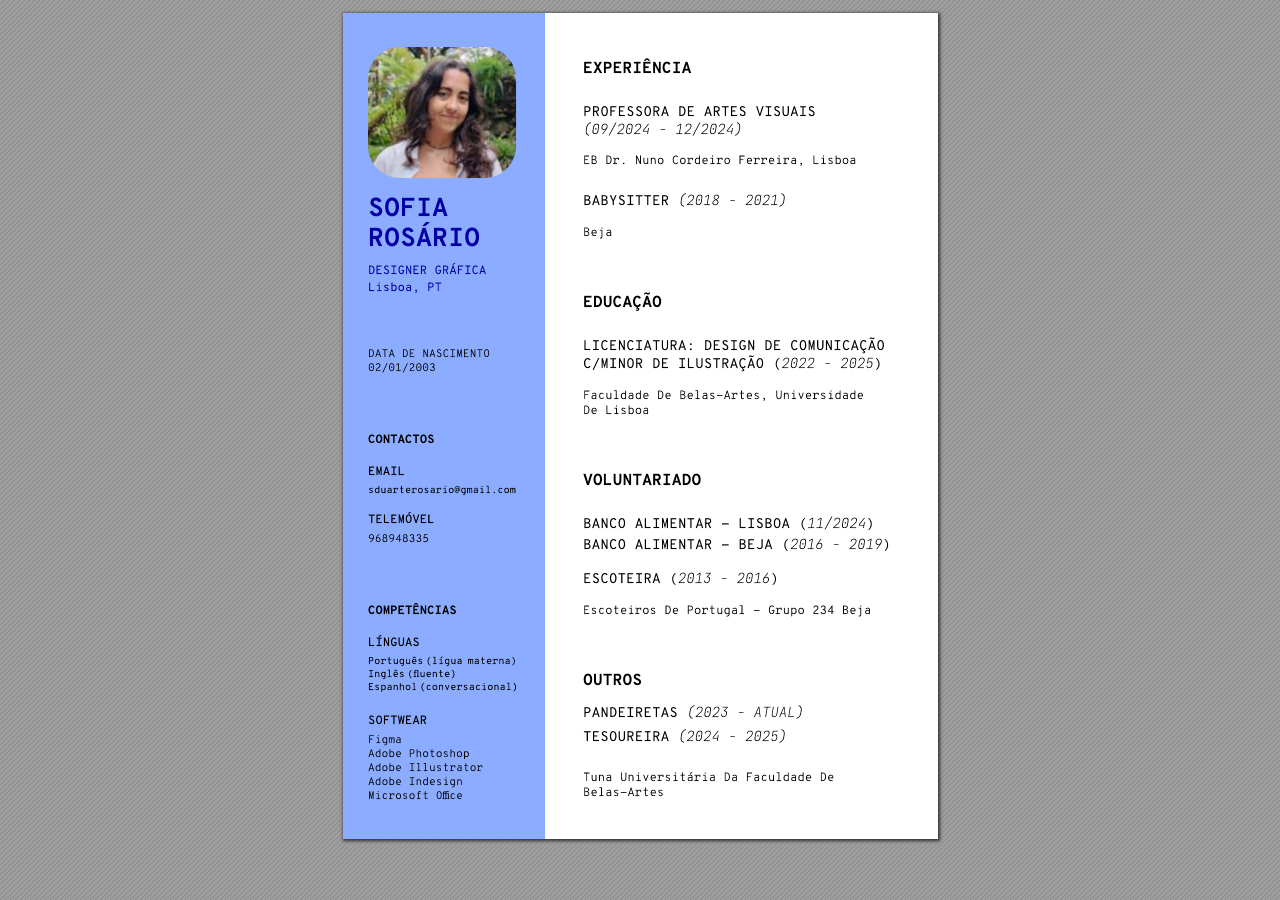
<file: copy-1/caldas-late-night-2026/index.html>
<!doctype html>
<html
  lang="en"
  data-ws-project="d9800cbb-ec6f-452a-b73f-22815c8e0542"
  data-ws-last-published="2026-02-09T20:09:19.789Z"
>
  <head>
    <link
      rel="stylesheet"
      type="text/css"
      href="/assets/static/app_generated_index-6937cd5a.miFW_HyN.css"
    />
    <meta charset="UTF-8" />
    <meta name="viewport" content="width=device-width,initial-scale=1" />
    <link
      rel="preload"
      href="/assets/InstrumentSans-VariableFont_wdth_wght_bjkMSSnl1UaMa3tkniNEz.ttf"
      as="font"
      crossorigin="anonymous"
    />
    <meta
      property="og:url"
      content="https://url/copy-1/caldas-late-night-2026"
    />
    <meta property="og:title" content="Caldas Late Night" />
    <meta property="og:type" content="website" />
    <title>Caldas Late Night</title>
  </head>
  <body class="w-element w-element-9">
    <div class="w-element w-home-1">
      <div class="w-element w-nav-mobile">
        <a href="/" class="w-element w-nav-img"
          ><img
            alt=""
            class="w-image w-image-2"
            src="[data-uri]"
            decoding="async"
            loading="lazy"
        /></a>
        <ul class="w-element w-nav-list">
          <li class="w-element w-home-2">
            <a href="/" class="w-element w-home-3">Home</a>
          </li>
          <li class="w-element w-experiments">
            <a class="w-element w-experiments-1">Experiments</a>
          </li>
          <li class="w-element w-about">
            <a class="w-element w-about-1">About</a>
          </li>
        </ul>
      </div>
    </div>
    <div class="w-element w-footer-mobile">
      <img
        alt=""
        class="w-image w-image-1"
        src="[data-uri]"
        decoding="async"
        loading="lazy"
      />
    </div>
    <div class="w-html-embed">
      <style type="text/css">
        /*! 
 * Base CSS for pdf2htmlEX
 * Copyright 2012,2013 Lu Wang <coolwanglu@gmail.com> 
 * https://github.com/pdf2htmlEX/pdf2htmlEX/blob/master/share/LICENSE
 */
        #sidebar {
          position: absolute;
          top: 0;
          left: 0;
          bottom: 0;
          width: 250px;
          padding: 0;
          margin: 0;
          overflow: auto;
        }
        #page-container {
          position: absolute;
          top: 0;
          left: 0;
          margin: 0;
          padding: 0;
          border: 0;
        }
        @media screen {
          #sidebar.opened + #page-container {
            left: 250px;
          }
          #page-container {
            bottom: 0;
            right: 0;
            overflow: auto;
          }
          .loading-indicator {
            display: none;
          }
          .loading-indicator.active {
            display: block;
            position: absolute;
            width: 64px;
            height: 64px;
            top: 50%;
            left: 50%;
            margin-top: -32px;
            margin-left: -32px;
          }
          .loading-indicator img {
            position: absolute;
            top: 0;
            left: 0;
            bottom: 0;
            right: 0;
          }
        }
        @media print {
          @page {
            margin: 0;
          }
          html {
            margin: 0;
          }
          body {
            margin: 0;
            -webkit-print-color-adjust: exact;
          }
          #sidebar {
            display: none;
          }
          #page-container {
            width: auto;
            height: auto;
            overflow: visible;
            background-color: transparent;
          }
          .d {
            display: none;
          }
        }
        .pf {
          position: relative;
          background-color: white;
          overflow: hidden;
          margin: 0;
          border: 0;
        }
        .pc {
          position: absolute;
          border: 0;
          padding: 0;
          margin: 0;
          top: 0;
          left: 0;
          width: 100%;
          height: 100%;
          overflow: hidden;
          display: block;
          transform-origin: 0 0;
          -ms-transform-origin: 0 0;
          -webkit-transform-origin: 0 0;
        }
        .pc.opened {
          display: block;
        }
        .bf {
          position: absolute;
          border: 0;
          margin: 0;
          top: 0;
          bottom: 0;
          width: 100%;
          height: 100%;
          -ms-user-select: none;
          -moz-user-select: none;
          -webkit-user-select: none;
          user-select: none;
        }
        .bi {
          position: absolute;
          border: 0;
          margin: 0;
          -ms-user-select: none;
          -moz-user-select: none;
          -webkit-user-select: none;
          user-select: none;
        }
        @media print {
          .pf {
            margin: 0;
            box-shadow: none;
            page-break-after: always;
            page-break-inside: avoid;
          }
          @-moz-document url-prefix() {
            .pf {
              overflow: visible;
              border: 1px solid #fff;
            }
            .pc {
              overflow: visible;
            }
          }
        }
        .c {
          position: absolute;
          border: 0;
          padding: 0;
          margin: 0;
          overflow: hidden;
          display: block;
        }
        .t {
          position: absolute;
          white-space: pre;
          font-size: 1px;
          transform-origin: 0 100%;
          -ms-transform-origin: 0 100%;
          -webkit-transform-origin: 0 100%;
          unicode-bidi: bidi-override;
          -moz-font-feature-settings: "liga" 0;
        }
        .t:after {
          content: "";
        }
        .t:before {
          content: "";
          display: inline-block;
        }
        .t span {
          position: relative;
          unicode-bidi: bidi-override;
        }
        ._ {
          display: inline-block;
          color: transparent;
          z-index: -1;
        }
        ::selection {
          background: rgba(127, 255, 255, 0.4);
        }
        ::-moz-selection {
          background: rgba(127, 255, 255, 0.4);
        }
        .pi {
          display: none;
        }
        .d {
          position: absolute;
          transform-origin: 0 100%;
          -ms-transform-origin: 0 100%;
          -webkit-transform-origin: 0 100%;
        }
        .it {
          border: 0;
          background-color: rgba(255, 255, 255, 0);
        }
        .ir:hover {
          cursor: pointer;
        }
      </style>
    </div>
    <div class="w-html-embed">
      <style type="text/css">
        /*! 
 * Fancy styles for pdf2htmlEX
 * Copyright 2012,2013 Lu Wang <coolwanglu@gmail.com> 
 * https://github.com/pdf2htmlEX/pdf2htmlEX/blob/master/share/LICENSE
 */
        @keyframes fadein {
          from {
            opacity: 0;
          }
          to {
            opacity: 1;
          }
        }
        @-webkit-keyframes fadein {
          from {
            opacity: 0;
          }
          to {
            opacity: 1;
          }
        }
        @keyframes swing {
          0 {
            transform: rotate(0);
          }
          10% {
            transform: rotate(0);
          }
          90% {
            transform: rotate(720deg);
          }
          100% {
            transform: rotate(720deg);
          }
        }
        @-webkit-keyframes swing {
          0 {
            -webkit-transform: rotate(0);
          }
          10% {
            -webkit-transform: rotate(0);
          }
          90% {
            -webkit-transform: rotate(720deg);
          }
          100% {
            -webkit-transform: rotate(720deg);
          }
        }
        @media screen {
          #sidebar {
            background-color: #2f3236;
            background-image: url("[data-uri]");
          }
          #outline {
            font-family: Georgia, Times, "Times New Roman", serif;
            font-size: 13px;
            margin: 2em 1em;
          }
          #outline ul {
            padding: 0;
          }
          #outline li {
            list-style-type: none;
            margin: 1em 0;
          }
          #outline li > ul {
            margin-left: 1em;
          }
          #outline a,
          #outline a:visited,
          #outline a:hover,
          #outline a:active {
            line-height: 1.2;
            color: #e8e8e8;
            text-overflow: ellipsis;
            white-space: nowrap;
            text-decoration: none;
            display: block;
            overflow: hidden;
            outline: 0;
          }
          #outline a:hover {
            color: #0cf;
          }
          #page-container {
            background-color: #9e9e9e;
            background-image: url("[data-uri]");
            -webkit-transition: left 500ms;
            transition: left 500ms;
          }
          .pf {
            margin: 13px auto;
            box-shadow: 1px 1px 3px 1px #333;
            border-collapse: separate;
          }
          .pc.opened {
            -webkit-animation: fadein 100ms;
            animation: fadein 100ms;
          }
          .loading-indicator.active {
            -webkit-animation: swing 1.5s ease-in-out 0.01s infinite alternate
              none;
            animation: swing 1.5s ease-in-out 0.01s infinite alternate none;
          }
          .checked {
            background: no-repeat
              url([data-uri]);
          }
        }
      </style>
    </div>
    <div class="w-html-embed">
      <style type="text/css">
        .ff0 {
          font-family: sans-serif;
          visibility: hidden;
        }
        .ff1 {
          font-family: sans-serif;
          visibility: hidden;
        }
        .ff2 {
          font-family: sans-serif;
          visibility: hidden;
        }
        .m0 {
          transform: matrix(0.25, 0, 0, 0.25, 0, 0);
          -ms-transform: matrix(0.25, 0, 0, 0.25, 0, 0);
          -webkit-transform: matrix(0.25, 0, 0, 0.25, 0, 0);
        }
        .m1 {
          transform: none;
          -ms-transform: none;
          -webkit-transform: none;
        }
        .v0 {
          vertical-align: 0px;
        }
        .ls0 {
          letter-spacing: 0px;
        }
        .sc_ {
          text-shadow: none;
        }
        .sc0 {
          text-shadow:
            -0.015em 0 transparent,
            0 0.015em transparent,
            0.015em 0 transparent,
            0 -0.015em transparent;
        }
        @media screen and (-webkit-min-device-pixel-ratio: 0) {
          .sc_ {
            -webkit-text-stroke: 0px transparent;
          }
          .sc0 {
            -webkit-text-stroke: 0.015em transparent;
            text-shadow: none;
          }
        }
        .ws0 {
          word-spacing: 0px;
        }
        ._0 {
          margin-left: -15.99156px;
        }
        ._1 {
          margin-left: -4.79156px;
        }
        .fc1 {
          color: transparent;
        }
        .fc0 {
          color: rgb(0, 0, 0);
        }
        .fs4 {
          font-size: 40px;
        }
        .fs3 {
          font-size: 44px;
        }
        .fs2 {
          font-size: 48px;
        }
        .fs1 {
          font-size: 56px;
        }
        .fs0 {
          font-size: 64px;
        }
        .fs5 {
          font-size: 104px;
        }
        .y0 {
          bottom: 0px;
        }
        .y1c {
          bottom: 40px;
        }
        .y2a {
          bottom: 43px;
        }
        .y1b {
          bottom: 54px;
        }
        .y29 {
          bottom: 58px;
        }
        .y1a {
          bottom: 68px;
        }
        .y19 {
          bottom: 82px;
        }
        .y18 {
          bottom: 96px;
        }
        .y27 {
          bottom: 98px;
        }
        .y1e {
          bottom: 115px;
        }
        .y28 {
          bottom: 122px;
        }
        .y17 {
          bottom: 149px;
        }
        .y26 {
          bottom: 154px;
        }
        .y16 {
          bottom: 162px;
        }
        .y15 {
          bottom: 175px;
        }
        .y1d {
          bottom: 193px;
        }
        .y7 {
          bottom: 225px;
        }
        .ya {
          bottom: 256px;
        }
        .y8 {
          bottom: 290px;
        }
        .y11 {
          bottom: 297px;
        }
        .y9 {
          bottom: 311px;
        }
        .y13 {
          bottom: 316px;
        }
        .y10 {
          bottom: 346px;
        }
        .yb {
          bottom: 354px;
        }
        .y12 {
          bottom: 364px;
        }
        .y14 {
          bottom: 396px;
        }
        .y25 {
          bottom: 425px;
        }
        .y24 {
          bottom: 440px;
        }
        .yf {
          bottom: 468px;
        }
        .y23 {
          bottom: 471px;
        }
        .ye {
          bottom: 482px;
        }
        .y22 {
          bottom: 489px;
        }
        .y21 {
          bottom: 532px;
        }
        .yc {
          bottom: 548px;
        }
        .yd {
          bottom: 565px;
        }
        .y20 {
          bottom: 593px;
        }
        .y6 {
          bottom: 603px;
        }
        .y1f {
          bottom: 623px;
        }
        .y4 {
          bottom: 634px;
        }
        .y5 {
          bottom: 675px;
        }
        .y3 {
          bottom: 705px;
        }
        .y2 {
          bottom: 723px;
        }
        .y1 {
          bottom: 766px;
        }
        .h5 {
          height: 38px;
        }
        .h4 {
          height: 41.8px;
        }
        .h3 {
          height: 45.6px;
        }
        .h2 {
          height: 53.2px;
        }
        .h1 {
          height: 60.8px;
        }
        .h6 {
          height: 98.8px;
        }
        .h0 {
          height: 826px;
        }
        .w0 {
          width: 595px;
        }
        .x0 {
          left: 0px;
        }
        .x2 {
          left: 25px;
        }
        .x4 {
          left: 31.77852px;
        }
        .xf {
          left: 39.7891px;
        }
        .x3 {
          left: 45.3352px;
        }
        .xd {
          left: 47.1836px;
        }
        .xe {
          left: 54.57813px;
        }
        .x12 {
          left: 57.043px;
        }
        .xa {
          left: 65.66992px;
        }
        .x10 {
          left: 69.3673px;
        }
        .x5 {
          left: 72.44842px;
        }
        .x11 {
          left: 76.76183px;
        }
        .x6 {
          left: 79.22655px;
        }
        .x13 {
          left: 89.086px;
        }
        .xc {
          left: 92.78323px;
        }
        .x7 {
          left: 106.33985px;
        }
        .x8 {
          left: 113.11837px;
        }
        .x9 {
          left: 119.8965px;
        }
        .xb {
          left: 133.45314px;
        }
        .x1 {
          left: 240px;
        }
        .x16 {
          left: 247.39453px;
        }
        .x1d {
          left: 262.18362px;
        }
        .x1e {
          left: 269.57815px;
        }
        .x20 {
          left: 276.97263px;
        }
        .x21 {
          left: 284.36716px;
        }
        .x14 {
          left: 289.2969px;
        }
        .x25 {
          left: 291.76175px;
        }
        .x22 {
          left: 299.15626px;
        }
        .x23 {
          left: 306.55079px;
        }
        .x15 {
          left: 309.0157px;
        }
        .x1f {
          left: 334.8965px;
        }
        .x17 {
          left: 336.12893px;
        }
        .x18 {
          left: 343.52346px;
        }
        .x24 {
          left: 350.91802px;
        }
        .x19 {
          left: 432.25786px;
        }
        .x1a {
          left: 439.65239px;
        }
        .x1b {
          left: 454.44149px;
        }
        .x1c {
          left: 461.83602px;
        }
        @media print {
          .v0 {
            vertical-align: 0pt;
          }
          .ls0 {
            letter-spacing: 0pt;
          }
          .ws0 {
            word-spacing: 0pt;
          }
          ._0 {
            margin-left: -21.32208pt;
          }
          ._1 {
            margin-left: -6.388747pt;
          }
          .fs4 {
            font-size: 53.333333pt;
          }
          .fs3 {
            font-size: 58.666667pt;
          }
          .fs2 {
            font-size: 64pt;
          }
          .fs1 {
            font-size: 74.666667pt;
          }
          .fs0 {
            font-size: 85.333333pt;
          }
          .fs5 {
            font-size: 138.666667pt;
          }
          .y0 {
            bottom: 0pt;
          }
          .y1c {
            bottom: 53.333333pt;
          }
          .y2a {
            bottom: 57.333333pt;
          }
          .y1b {
            bottom: 72pt;
          }
          .y29 {
            bottom: 77.333333pt;
          }
          .y1a {
            bottom: 90.666667pt;
          }
          .y19 {
            bottom: 109.333333pt;
          }
          .y18 {
            bottom: 128pt;
          }
          .y27 {
            bottom: 130.666667pt;
          }
          .y1e {
            bottom: 153.333333pt;
          }
          .y28 {
            bottom: 162.666667pt;
          }
          .y17 {
            bottom: 198.666667pt;
          }
          .y26 {
            bottom: 205.333333pt;
          }
          .y16 {
            bottom: 216pt;
          }
          .y15 {
            bottom: 233.333333pt;
          }
          .y1d {
            bottom: 257.333333pt;
          }
          .y7 {
            bottom: 300pt;
          }
          .ya {
            bottom: 341.333333pt;
          }
          .y8 {
            bottom: 386.666667pt;
          }
          .y11 {
            bottom: 396pt;
          }
          .y9 {
            bottom: 414.666667pt;
          }
          .y13 {
            bottom: 421.333333pt;
          }
          .y10 {
            bottom: 461.333333pt;
          }
          .yb {
            bottom: 472pt;
          }
          .y12 {
            bottom: 485.333333pt;
          }
          .y14 {
            bottom: 528pt;
          }
          .y25 {
            bottom: 566.666667pt;
          }
          .y24 {
            bottom: 586.666667pt;
          }
          .yf {
            bottom: 624pt;
          }
          .y23 {
            bottom: 628pt;
          }
          .ye {
            bottom: 642.666667pt;
          }
          .y22 {
            bottom: 652pt;
          }
          .y21 {
            bottom: 709.333333pt;
          }
          .yc {
            bottom: 730.666667pt;
          }
          .yd {
            bottom: 753.333333pt;
          }
          .y20 {
            bottom: 790.666667pt;
          }
          .y6 {
            bottom: 804pt;
          }
          .y1f {
            bottom: 830.666667pt;
          }
          .y4 {
            bottom: 845.333333pt;
          }
          .y5 {
            bottom: 900pt;
          }
          .y3 {
            bottom: 940pt;
          }
          .y2 {
            bottom: 964pt;
          }
          .y1 {
            bottom: 1021.333333pt;
          }
          .h5 {
            height: 50.666667pt;
          }
          .h4 {
            height: 55.733333pt;
          }
          .h3 {
            height: 60.8pt;
          }
          .h2 {
            height: 70.933333pt;
          }
          .h1 {
            height: 81.066667pt;
          }
          .h6 {
            height: 131.733333pt;
          }
          .h0 {
            height: 1101.333333pt;
          }
          .w0 {
            width: 793.333333pt;
          }
          .x0 {
            left: 0pt;
          }
          .x2 {
            left: 33.333333pt;
          }
          .x4 {
            left: 42.37136pt;
          }
          .xf {
            left: 53.052133pt;
          }
          .x3 {
            left: 60.446933pt;
          }
          .xd {
            left: 62.911467pt;
          }
          .xe {
            left: 72.77084pt;
          }
          .x12 {
            left: 76.057333pt;
          }
          .xa {
            left: 87.559893pt;
          }
          .x10 {
            left: 92.489733pt;
          }
          .x5 {
            left: 96.597893pt;
          }
          .x11 {
            left: 102.349107pt;
          }
          .x6 {
            left: 105.6354pt;
          }
          .x13 {
            left: 118.781333pt;
          }
          .xc {
            left: 123.710973pt;
          }
          .x7 {
            left: 141.786467pt;
          }
          .x8 {
            left: 150.824493pt;
          }
          .x9 {
            left: 159.862pt;
          }
          .xb {
            left: 177.93752pt;
          }
          .x1 {
            left: 320pt;
          }
          .x16 {
            left: 329.859373pt;
          }
          .x1d {
            left: 349.57816pt;
          }
          .x1e {
            left: 359.437533pt;
          }
          .x20 {
            left: 369.29684pt;
          }
          .x21 {
            left: 379.156213pt;
          }
          .x14 {
            left: 385.7292pt;
          }
          .x25 {
            left: 389.015667pt;
          }
          .x22 {
            left: 398.875013pt;
          }
          .x23 {
            left: 408.734387pt;
          }
          .x15 {
            left: 412.020933pt;
          }
          .x1f {
            left: 446.528667pt;
          }
          .x17 {
            left: 448.171907pt;
          }
          .x18 {
            left: 458.03128pt;
          }
          .x24 {
            left: 467.890693pt;
          }
          .x19 {
            left: 576.343813pt;
          }
          .x1a {
            left: 586.203187pt;
          }
          .x1b {
            left: 605.921987pt;
          }
          .x1c {
            left: 615.78136pt;
          }
        }
      </style>
    </div>
    <div id="sidebar" class="w-element">
      <div id="outline" class="w-element"></div>
    </div>
    <div id="page-container" class="w-element w-element-11">
      <div id="pf1" data-page-no="1" class="w-element pf w0 h0">
        <div class="w-element pc pc1 w0 h0">
          <img
            alt=""
            width="1190"
            height="1652"
            src="/assets/lnBxv3zqT6hiZq-y9EI8i_jQ_sKUj6SgI4aAhb3D6nK.png"
            class="w-image bi x0 y0 w0 h0"
            sizes="100vw"
            srcset="
              /assets/lnBxv3zqT6hiZq-y9EI8i_jQ_sKUj6SgI4aAhb3D6nK.png   16w,
              /assets/lnBxv3zqT6hiZq-y9EI8i_jQ_sKUj6SgI4aAhb3D6nK.png   32w,
              /assets/lnBxv3zqT6hiZq-y9EI8i_jQ_sKUj6SgI4aAhb3D6nK.png   48w,
              /assets/lnBxv3zqT6hiZq-y9EI8i_jQ_sKUj6SgI4aAhb3D6nK.png   64w,
              /assets/lnBxv3zqT6hiZq-y9EI8i_jQ_sKUj6SgI4aAhb3D6nK.png   96w,
              /assets/lnBxv3zqT6hiZq-y9EI8i_jQ_sKUj6SgI4aAhb3D6nK.png  128w,
              /assets/lnBxv3zqT6hiZq-y9EI8i_jQ_sKUj6SgI4aAhb3D6nK.png  256w,
              /assets/lnBxv3zqT6hiZq-y9EI8i_jQ_sKUj6SgI4aAhb3D6nK.png  384w,
              /assets/lnBxv3zqT6hiZq-y9EI8i_jQ_sKUj6SgI4aAhb3D6nK.png  640w,
              /assets/lnBxv3zqT6hiZq-y9EI8i_jQ_sKUj6SgI4aAhb3D6nK.png  750w,
              /assets/lnBxv3zqT6hiZq-y9EI8i_jQ_sKUj6SgI4aAhb3D6nK.png  828w,
              /assets/lnBxv3zqT6hiZq-y9EI8i_jQ_sKUj6SgI4aAhb3D6nK.png 1080w,
              /assets/lnBxv3zqT6hiZq-y9EI8i_jQ_sKUj6SgI4aAhb3D6nK.png 1200w,
              /assets/lnBxv3zqT6hiZq-y9EI8i_jQ_sKUj6SgI4aAhb3D6nK.png 1920w,
              /assets/lnBxv3zqT6hiZq-y9EI8i_jQ_sKUj6SgI4aAhb3D6nK.png 2048w,
              /assets/lnBxv3zqT6hiZq-y9EI8i_jQ_sKUj6SgI4aAhb3D6nK.png 3840w
            "
            decoding="async"
            loading="lazy"
          />
          <div class="w-element t m0 x1 h1 y1 ff1 fs0 fc0 sc0 ls0 ws0">
            <span class="w-element fc1 sc0">eXPERIÊNCIA</span>
          </div>
          <div class="w-element t m0 x1 h2 y2 ff1 fs1 fc0 sc0 ls0 ws0">
            <span class="w-element fc1 sc0">Professora</span
            ><span class="w-element fc1 sc0"></span
            ><span class="w-element fc1 sc0">de</span
            ><span class="w-element fc1 sc0">a</span
            ><span class="w-element fc1 sc0">rtes</span
            ><span class="w-element fc1 sc0">Visua</span
            ><span class="w-element fc1 sc0">i</span>
          </div>
          <div class="w-element t m0 x1 h2 y3 ff1 fs1 fc0 sc0 ls0 ws0">
            <span class="w-element fc1 sc0">(09/2024</span
            ><span class="w-element fc1 sc0">-</span
            ><span class="w-element fc1 sc0">12/2024)</span>
          </div>
          <div class="w-element t m0 x1 h2 y4 ff1 fs1 fc0 sc0 ls0 ws0">
            <span class="w-element fc1 sc0">Ba</span
            ><span class="w-element fc1 sc0">bysitter</span
            ><span class="w-element fc1 sc0">(2018</span
            ><span class="w-element fc1 sc0">-</span
            ><span class="w-element fc1 sc0">2021)</span>
          </div>
          <div class="w-element t m0 x1 h3 y5 ff1 fs2 fc0 sc0 ls0 ws0">
            <span class="w-element fc1 sc0">EB</span
            ><span class="w-element fc1 sc0">Dr.</span
            ><span class="w-element fc1 sc0">Nuno</span
            ><span class="w-element fc1 sc0">Cordeiro</span
            ><span class="w-element fc1 sc0">Ferreira,</span
            ><span class="w-element fc1 sc0">Lisboa</span>
          </div>
          <div class="w-element t m0 x1 h3 y6 ff1 fs2 fc0 sc0 ls0 ws0">
            <span class="w-element fc1 sc0">Beja</span>
          </div>
          <div class="w-element t m0 x1 h3 y7 ff1 fs2 fc0 sc0 ls0 ws0">
            <span class="w-element fc1 sc0">Escoteiros</span
            ><span class="w-element fc1 sc0">de</span
            ><span class="w-element fc1 sc0">Portugal</span
            ><span class="w-element fc1 sc0">-</span
            ><span class="w-element fc1 sc0">Grupo</span
            ><span class="w-element fc1 sc0">234</span
            ><span class="w-element fc1 sc0">Beja</span>
          </div>
          <div class="w-element t m0 x1 h2 y8 ff1 fs1 fc0 sc0 ls0 ws0">
            <span class="w-element fc1 sc0">Banco</span
            ><span class="w-element fc1 sc0">Alimentar</span
            ><span class="w-element fc1 sc0">-</span
            ><span class="w-element fc1 sc0">Beja</span
            ><span class="w-element fc1 sc0">(2016</span
            ><span class="w-element fc1 sc0">-</span
            ><span class="w-element fc1 sc0">2019)</span>
          </div>
          <div class="w-element t m0 x1 h2 y9 ff1 fs1 fc0 sc0 ls0 ws0">
            <span class="w-element fc1 sc0">Banco</span
            ><span class="w-element fc1 sc0">ALimentar</span
            ><span class="w-element fc1 sc0">-</span
            ><span class="w-element fc1 sc0">Lisboa</span
            ><span class="w-element fc1 sc0">(11/2024)</span>
          </div>
          <div class="w-element t m0 x1 h2 ya ff1 fs1 fc0 sc0 ls0 ws0">
            <span class="w-element fc1 sc0">Escoteira</span
            ><span class="w-element fc1 sc0">(2013</span
            ><span class="w-element fc1 sc0">-</span
            ><span class="w-element fc1 sc0">2016)</span>
          </div>
          <div class="w-element t m0 x1 h1 yb ff1 fs0 fc0 sc0 ls0 ws0">
            <span class="w-element fc1 sc0">Voluntariado</span>
          </div>
          <div class="w-element t m0 x2 h3 yc ff1 fs2 fc0 sc0 ls0 ws0">
            <span class="w-element fc1 sc0">Lisboa,</span
            ><span class="w-element fc1 sc0">PT</span>
          </div>
          <div class="w-element t m0 x2 h3 yd ff1 fs2 fc0 sc0 ls0 ws0">
            <span class="w-element fc1 sc0">Designer</span
            ><span class="w-element fc1 sc0">Gráfica</span>
          </div>
          <div class="w-element t m0 x2 h4 ye ff1 fs3 fc0 sc0 ls0 ws0">
            <span class="w-element fc1 sc0">Data</span
            ><span class="w-element fc1 sc0">de</span
            ><span class="w-element fc1 sc0">Nasciment</span>
          </div>
          <div class="w-element t m0 x2 h4 yf ff1 fs3 fc0 sc0 ls0 ws0">
            <span class="w-element fc1 sc0">02/01/2003</span>
          </div>
          <div class="w-element t m0 x2 h5 y10 ff1 fs4 fc0 sc0 ls0 ws0">
            <span class="w-element fc1 sc0">sduarterosario@gmail.com</span>
          </div>
          <div class="w-element t m0 x2 h4 y11 ff1 fs3 fc0 sc0 ls0 ws0">
            <span class="w-element fc1 sc0">968948335</span>
          </div>
          <div class="w-element t m0 x2 h3 y12 ff1 fs2 fc0 sc0 ls0 ws0">
            <span class="w-element fc1 sc0">EMAIL</span>
          </div>
          <div class="w-element t m0 x2 h3 y13 ff1 fs2 fc0 sc0 ls0 ws0">
            <span class="w-element fc1 sc0">tELEMÓVEL</span>
          </div>
          <div class="w-element t m0 x2 h3 y14 ff1 fs2 fc0 sc0 ls0 ws0">
            <span class="w-element fc1 sc0">cONTACTOS</span>
          </div>
          <div class="w-element t m0 x2 h5 y15 ff2 fs4 fc0 sc0 ls0 ws0">
            <span class="w-element fc1 sc0">Português</span
            ><span class="w-element _ _0"></span
            ><span class="w-element fc1 sc0">(lígua</span
            ><span class="w-element _ _1"></span
            ><span class="w-element fc1 sc0">materna</span>
          </div>
          <div class="w-element t m0 x2 h5 y16 ff2 fs4 fc0 sc0 ls0 ws0">
            <span class="w-element fc1 sc0">Inglês</span
            ><span class="w-element _ _0"></span
            ><span class="w-element fc1 sc0">(uente</span>
          </div>
          <div class="w-element t m0 x2 h5 y17 ff2 fs4 fc0 sc0 ls0 ws0">
            <span class="w-element fc1 sc0">Espanhol</span
            ><span class="w-element _ _0"></span
            ><span class="w-element fc1 sc0">(conversacional)</span>
          </div>
          <div class="w-element t m0 x2 h4 y18 ff1 fs3 fc0 sc0 ls0 ws0">
            <span class="w-element fc1 sc0">Fig</span>
          </div>
          <div class="w-element t m0 x3 h4 y18 ff2 fs3 fc0 sc0 ls0 ws0">
            <span class="w-element fc1 sc0">m</span>
          </div>
          <div class="w-element t m0 x2 h4 y19 ff2 fs3 fc0 sc0 ls0 ws0">
            <span class="w-element fc1 sc0">A</span>
          </div>
          <div class="w-element t m0 x4 h4 y19 ff1 fs3 fc0 sc0 ls0 ws0">
            <span class="w-element fc1 sc0">dobe</span
            ><span class="w-element fc1 sc0">P</span>
          </div>
          <div class="w-element t m0 x5 h4 y19 ff2 fs3 fc0 sc0 ls0 ws0">
            <span class="w-element fc1 sc0">h</span>
          </div>
          <div class="w-element t m0 x6 h4 y19 ff1 fs3 fc0 sc0 ls0 ws0">
            <span class="w-element fc1 sc0">otos</span>
          </div>
          <div class="w-element t m0 x7 h4 y19 ff2 fs3 fc0 sc0 ls0 ws0">
            <span class="w-element fc1 sc0">h</span>
          </div>
          <div class="w-element t m0 x8 h4 y19 ff1 fs3 fc0 sc0 ls0 ws0">
            <span class="w-element fc1 sc0">o</span>
          </div>
          <div class="w-element t m0 x9 h4 y19 ff2 fs3 fc0 sc0 ls0 ws0">
            <span class="w-element fc1 sc0"></span>
          </div>
          <div class="w-element t m0 x2 h4 y1a ff2 fs3 fc0 sc0 ls0 ws0">
            <span class="w-element fc1 sc0">A</span>
          </div>
          <div class="w-element t m0 x4 h4 y1a ff1 fs3 fc0 sc0 ls0 ws0">
            <span class="w-element fc1 sc0">dobe</span>
          </div>
          <div class="w-element t m0 xa h4 y1a ff2 fs3 fc0 sc0 ls0 ws0">
            <span class="w-element fc1 sc0">I</span>
          </div>
          <div class="w-element t m0 x5 h4 y1a ff1 fs3 fc0 sc0 ls0 ws0">
            <span class="w-element fc1 sc0">llustrato</span>
          </div>
          <div class="w-element t m0 xb h4 y1a ff2 fs3 fc0 sc0 ls0 ws0">
            <span class="w-element fc1 sc0"></span>
          </div>
          <div class="w-element t m0 x2 h4 y1b ff2 fs3 fc0 sc0 ls0 ws0">
            <span class="w-element fc1 sc0">A</span>
          </div>
          <div class="w-element t m0 x4 h4 y1b ff1 fs3 fc0 sc0 ls0 ws0">
            <span class="w-element fc1 sc0">dobe</span>
          </div>
          <div class="w-element t m0 xa h4 y1b ff2 fs3 fc0 sc0 ls0 ws0">
            <span class="w-element fc1 sc0">I</span>
          </div>
          <div class="w-element t m0 x5 h4 y1b ff1 fs3 fc0 sc0 ls0 ws0">
            <span class="w-element fc1 sc0">ndesig</span>
          </div>
          <div class="w-element t m0 x8 h4 y1b ff2 fs3 fc0 sc0 ls0 ws0">
            <span class="w-element fc1 sc0"></span>
          </div>
          <div class="w-element t m0 x2 h4 y1c ff2 fs3 fc0 sc0 ls0 ws0">
            <span class="w-element fc1 sc0">M</span>
          </div>
          <div class="w-element t m0 x4 h4 y1c ff1 fs3 fc0 sc0 ls0 ws0">
            <span class="w-element fc1 sc0">icroso</span>
          </div>
          <div class="w-element t m0 x5 h4 y1c ff2 fs3 fc0 sc0 ls0 ws0">
            <span class="w-element fc1 sc0">f</span>
          </div>
          <div class="w-element t m0 x6 h4 y1c ff1 fs3 fc0 sc0 ls0 ws0">
            <span class="w-element fc1 sc0">t</span>
          </div>
          <div class="w-element t m0 xc h4 y1c ff2 fs3 fc0 sc0 ls0 ws0">
            <span class="w-element fc1 sc0">O</span>
          </div>
          <div class="w-element t m0 x7 h4 y1c ff1 fs3 fc0 sc0 ls0 ws0">
            <span class="w-element fc1 sc0">ce</span>
          </div>
          <div class="w-element t m0 x2 h3 y1d ff1 fs2 fc0 sc0 ls0 ws0">
            <span class="w-element fc1 sc0">L</span>
          </div>
          <div class="w-element t m0 x4 h3 y1d ff2 fs2 fc0 sc0 ls0 ws0">
            <span class="w-element fc1 sc0">ínguas</span>
          </div>
          <div class="w-element t m0 x2 h3 y1e ff2 fs2 fc0 sc0 ls0 ws0">
            <span class="w-element fc1 sc0">Sof</span>
          </div>
          <div class="w-element t m0 xd h3 y1e ff1 fs2 fc0 sc0 ls0 ws0">
            <span class="w-element fc1 sc0">t</span>
          </div>
          <div class="w-element t m0 xe h3 y1e ff2 fs2 fc0 sc0 ls0 ws0">
            <span class="w-element fc1 sc0">wear</span>
          </div>
          <div class="w-element t m0 x2 h3 y7 ff1 fs2 fc0 sc0 ls0 ws0">
            <span class="w-element fc1 sc0">co</span>
          </div>
          <div class="w-element t m0 xf h3 y7 ff2 fs2 fc0 sc0 ls0 ws0">
            <span class="w-element fc1 sc0">mp</span>
          </div>
          <div class="w-element t m0 xe h3 y7 ff1 fs2 fc0 sc0 ls0 ws0">
            <span class="w-element fc1 sc0">et</span>
          </div>
          <div class="w-element t m0 x10 h3 y7 ff2 fs2 fc0 sc0 ls0 ws0">
            <span class="w-element fc1 sc0">ê</span>
          </div>
          <div class="w-element t m0 x11 h3 y7 ff1 fs2 fc0 sc0 ls0 ws0">
            <span class="w-element fc1 sc0">ncia</span>
          </div>
          <div class="w-element t m0 x7 h3 y7 ff2 fs2 fc0 sc0 ls0 ws0">
            <span class="w-element fc1 sc0">s</span>
          </div>
          <div class="w-element t m0 x2 h6 y1f ff1 fs5 fc0 sc0 ls0 ws0">
            <span class="w-element fc1 sc0">So</span>
          </div>
          <div class="w-element t m0 x12 h6 y1f ff2 fs5 fc0 sc0 ls0 ws0">
            <span class="w-element fc1 sc0">f</span>
          </div>
          <div class="w-element t m0 x5 h6 y1f ff1 fs5 fc0 sc0 ls0 ws0">
            <span class="w-element fc1 sc0">ia</span
            ><span class="w-element fc1 sc0"></span>
          </div>
          <div class="w-element t m0 x2 h6 y20 ff1 fs5 fc0 sc0 ls0 ws0">
            <span class="w-element fc1 sc0">Ro</span>
          </div>
          <div class="w-element t m0 x12 h6 y20 ff2 fs5 fc0 sc0 ls0 ws0">
            <span class="w-element fc1 sc0">sá</span>
          </div>
          <div class="w-element t m0 x13 h6 y20 ff1 fs5 fc0 sc0 ls0 ws0">
            <span class="w-element fc1 sc0">rio</span>
          </div>
          <div class="w-element t m0 x1 h1 y21 ff1 fs0 fc0 sc0 ls0 ws0">
            <span class="w-element fc1 sc0">Educa</span>
          </div>
          <div class="w-element t m0 x14 h1 y21 ff2 fs0 fc0 sc0 ls0 ws0">
            <span class="w-element fc1 sc0">çã</span>
          </div>
          <div class="w-element t m0 x15 h1 y21 ff1 fs0 fc0 sc0 ls0 ws0">
            <span class="w-element fc1 sc0">o</span>
          </div>
          <div class="w-element t m0 x1 h2 y22 ff2 fs1 fc0 sc0 ls0 ws0">
            <span class="w-element fc1 sc0">Licenciatura:</span
            ><span class="w-element fc1 sc0">Design</span
            ><span class="w-element fc1 sc0">de</span
            ><span class="w-element fc1 sc0">Comunicação</span>
          </div>
          <div class="w-element t m0 x1 h2 y23 ff2 fs1 fc0 sc0 ls0 ws0">
            <span class="w-element fc1 sc0">C/Minor</span
            ><span class="w-element fc1 sc0">de</span
            ><span class="w-element fc1 sc0">Ilustração</span
            ><span class="w-element fc1 sc0">(2022</span
            ><span class="w-element fc1 sc0">-</span
            ><span class="w-element fc1 sc0">2025)</span>
          </div>
          <div class="w-element t m0 x1 h3 y24 ff2 fs2 fc0 sc0 ls0 ws0">
            <span class="w-element fc1 sc0">f</span>
          </div>
          <div class="w-element t m0 x16 h3 y24 ff1 fs2 fc0 sc0 ls0 ws0">
            <span class="w-element fc1 sc0">aculdade</span
            ><span class="w-element fc1 sc0">de</span>
          </div>
          <div class="w-element t m0 x17 h3 y24 ff2 fs2 fc0 sc0 ls0 ws0">
            <span class="w-element fc1 sc0">b</span>
          </div>
          <div class="w-element t m0 x18 h3 y24 ff1 fs2 fc0 sc0 ls0 ws0">
            <span class="w-element fc1 sc0">elas-artes,</span>
          </div>
          <div class="w-element t m0 x19 h3 y24 ff2 fs2 fc0 sc0 ls0 ws0">
            <span class="w-element fc1 sc0">U</span>
          </div>
          <div class="w-element t m0 x1a h3 y24 ff1 fs2 fc0 sc0 ls0 ws0">
            <span class="w-element fc1 sc0">ni</span>
          </div>
          <div class="w-element t m0 x1b h3 y24 ff2 fs2 fc0 sc0 ls0 ws0">
            <span class="w-element fc1 sc0">v</span>
          </div>
          <div class="w-element t m0 x1c h3 y24 ff1 fs2 fc0 sc0 ls0 ws0">
            <span class="w-element fc1 sc0">ersidade</span>
          </div>
          <div class="w-element t m0 x1 h3 y25 ff1 fs2 fc0 sc0 ls0 ws0">
            <span class="w-element fc1 sc0">de</span>
          </div>
          <div class="w-element t m0 x1d h3 y25 ff2 fs2 fc0 sc0 ls0 ws0">
            <span class="w-element fc1 sc0">l</span>
          </div>
          <div class="w-element t m0 x1e h3 y25 ff1 fs2 fc0 sc0 ls0 ws0">
            <span class="w-element fc1 sc0">isboa</span>
          </div>
          <div class="w-element t m0 x1 h1 y26 ff1 fs0 fc0 sc0 ls0 ws0">
            <span class="w-element fc1 sc0">Outro</span>
          </div>
          <div class="w-element t m0 x14 h1 y26 ff2 fs0 fc0 sc0 ls0 ws0">
            <span class="w-element fc1 sc0">s</span>
          </div>
          <div class="w-element t m0 x1 h2 y27 ff1 fs1 fc0 sc0 ls0 ws0">
            <span class="w-element fc1 sc0">Tesoureira</span
            ><span class="w-element fc1 sc0"></span>
          </div>
          <div class="w-element t m0 x1f h2 y27 ff2 fs1 fc0 sc0 ls0 ws0">
            <span class="w-element fc1 sc0">(2024</span
            ><span class="w-element fc1 sc0">-</span
            ><span class="w-element fc1 sc0">2025)</span>
          </div>
          <div class="w-element t m0 x1 h2 y28 ff1 fs1 fc0 sc0 ls0 ws0">
            <span class="w-element fc1 sc0">Pa</span
            ><span class="w-element fc1 sc0">ndeireta</span
            ><span class="w-element fc1 sc0">s</span>
          </div>
          <div class="w-element t m0 x18 h2 y28 ff2 fs1 fc0 sc0 ls0 ws0">
            <span class="w-element fc1 sc0">(2023</span
            ><span class="w-element fc1 sc0">-</span
            ><span class="w-element fc1 sc0">atual)</span>
          </div>
          <div class="w-element t m0 x1 h3 y29 ff2 fs2 fc0 sc0 ls0 ws0">
            <span class="w-element fc1 sc0">T</span>
          </div>
          <div class="w-element t m0 x16 h3 y29 ff1 fs2 fc0 sc0 ls0 ws0">
            <span class="w-element fc1 sc0">una</span>
          </div>
          <div class="w-element t m0 x20 h3 y29 ff2 fs2 fc0 sc0 ls0 ws0">
            <span class="w-element fc1 sc0">U</span>
          </div>
          <div class="w-element t m0 x21 h3 y29 ff1 fs2 fc0 sc0 ls0 ws0">
            <span class="w-element fc1 sc0">ni</span>
          </div>
          <div class="w-element t m0 x22 h3 y29 ff2 fs2 fc0 sc0 ls0 ws0">
            <span class="w-element fc1 sc0">v</span>
          </div>
          <div class="w-element t m0 x23 h3 y29 ff1 fs2 fc0 sc0 ls0 ws0">
            <span class="w-element fc1 sc0">ersit</span>
          </div>
          <div class="w-element t m0 x18 h3 y29 ff2 fs2 fc0 sc0 ls0 ws0">
            <span class="w-element fc1 sc0">á</span>
          </div>
          <div class="w-element t m0 x24 h3 y29 ff1 fs2 fc0 sc0 ls0 ws0">
            <span class="w-element fc1 sc0">ria</span
            ><span class="w-element fc1 sc0">da</span
            ><span class="w-element fc1 sc0">Faculdade</span
            ><span class="w-element fc1 sc0">de</span>
          </div>
          <div class="w-element t m0 x1 h3 y2a ff1 fs2 fc0 sc0 ls0 ws0">
            <span class="w-element fc1 sc0">Belas-</span>
          </div>
          <div class="w-element t m0 x21 h3 y2a ff2 fs2 fc0 sc0 ls0 ws0">
            <span class="w-element fc1 sc0">A</span>
          </div>
          <div class="w-element t m0 x25 h3 y2a ff1 fs2 fc0 sc0 ls0 ws0">
            <span class="w-element fc1 sc0">rtes</span>
          </div>
          <a href="mailto:sduarterosario@gmail.com" class="w-element l"
            ><div class="w-element w-element-10 d m1"></div
          ></a>
        </div>
        <div
          data-data='{"ctm":[1.000000,0.000000,0.000000,1.000000,0.000000,0.000000]}'
          class="w-element pi"
        ></div>
      </div>
    </div>
    <div class="w-element loading-indicator">
      <img
        alt=""
        class="w-image"
        src="[data-uri]"
        decoding="async"
        loading="lazy"
      />
    </div>
    <script id="vike_pageContext" type="application/json">
      {
        "_urlRewrite": null,
        "pageId": "/pages/copy-1/caldas-late-night-2026",
        "routeParams": {},
        "data": {
          "url": "https://url/copy-1/caldas-late-night-2026",
          "system": {
            "params": {},
            "search": {},
            "origin": "https://url",
            "pathname": "/copy-1/caldas-late-night-2026"
          },
          "resources": {},
          "pageMeta": {
            "title": "Caldas Late Night",
            "description": "!undefined",
            "excludePageFromSearch": "!undefined",
            "language": "!undefined",
            "socialImageAssetName": "!undefined",
            "socialImageUrl": "!undefined",
            "status": "!undefined",
            "redirect": "!undefined",
            "custom": []
          }
        }
      }
    </script>
    <script id="vike_globalContext" type="application/json">
      {}
    </script>
    <script
      src="/assets/entries/entry-server-routing.BKEICJKX.js"
      type="module"
      async
    ></script>
    <link
      rel="modulepreload"
      href="/assets/entries/pages_copy-1_caldas-late-night-2026.B7iBv5T6.js"
      as="script"
      type="text/javascript"
    /><link
      rel="modulepreload"
      href="/assets/chunks/chunk-CdtlnWYI.js"
      as="script"
      type="text/javascript"
    />
  </body>
</html>
</file>
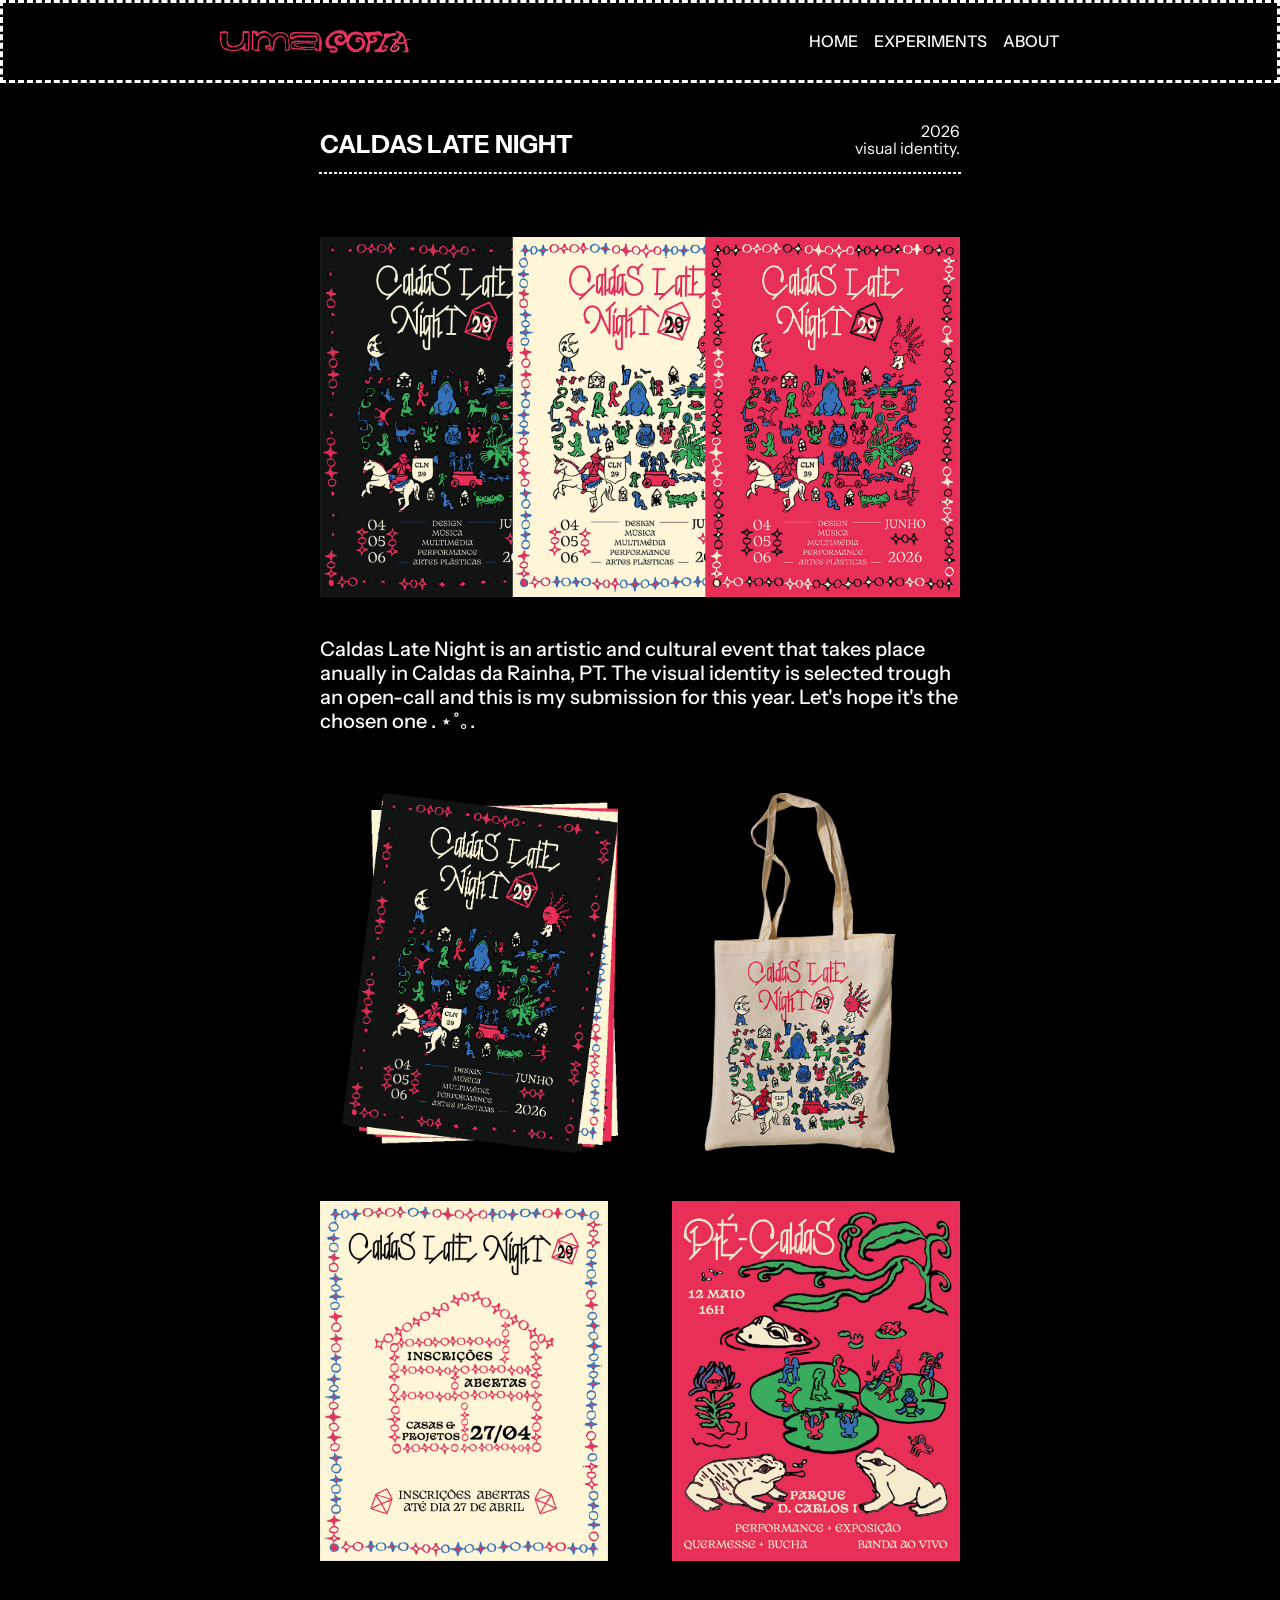
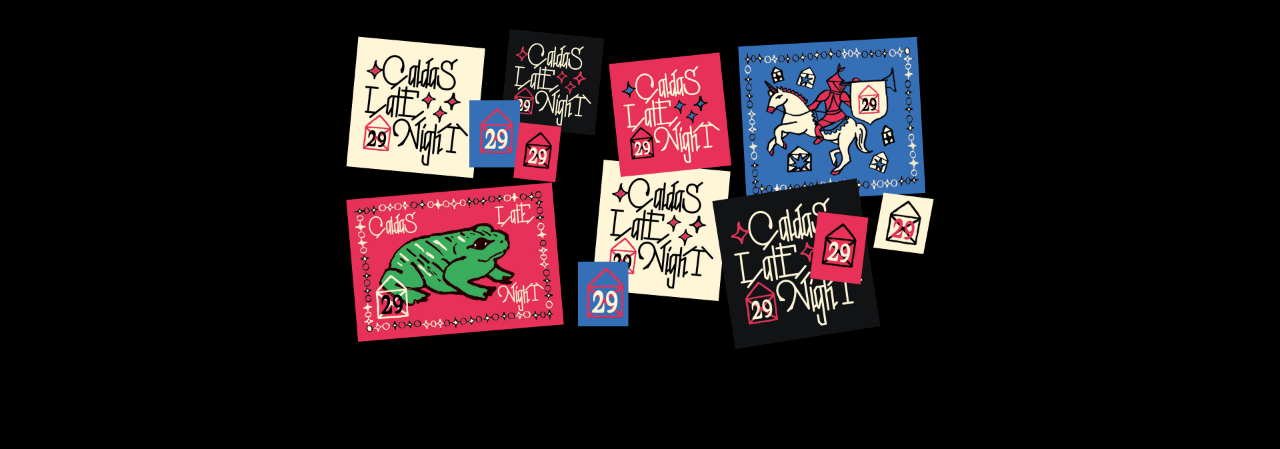
<file: projects/caldas-late-night-29/index.html>
<!doctype html>
<html
  lang="en"
  data-ws-project="d9800cbb-ec6f-452a-b73f-22815c8e0542"
  data-ws-last-published="2026-02-13T12:11:06.647Z"
>
  <head>
    <link
      rel="stylesheet"
      type="text/css"
      href="/assets/static/app_generated_index-6937cd5a.BzCff4a5.css"
    />
    <meta charset="UTF-8" />
    <meta name="viewport" content="width=device-width,initial-scale=1" />
    <link rel="icon" href="/assets/cursor_l_pis_pQJmlRhtnWagqVZP2P8KN.png" />
    <link
      rel="preload"
      href="/assets/InstrumentSans-VariableFont_wdth_wght_bjkMSSnl1UaMa3tkniNEz.ttf"
      as="font"
      crossorigin="anonymous"
    />
    <meta
      property="og:url"
      content="https://url/projects/caldas-late-night-29"
    />
    <meta property="og:title" content="Projects - Caldas Late Night 29" />
    <meta property="og:type" content="website" />
    <meta
      property="og:image"
      content="/assets/ezgif.com-animated-gif-maker_7PGqDHC0DbIFSXzS8WVkP.gif"
    />
    <meta property="twitter:card" content="summary_large_image" />
    <title>Projects - Caldas Late Night 29</title>
  </head>
  <body class="w-element w-element-21">
    <div class="w-element w-nav-mobile-6">
      <a href="/" class="w-element w-nav-img-6"
        ><img
          alt=""
          width="2533"
          height="311"
          src="/assets/logo_site_2uluLQEGT3WOIha2AUpKR.png"
          class="w-image w-image-48"
          sizes="100vw"
          srcset="
            /assets/logo_site_2uluLQEGT3WOIha2AUpKR.png   16w,
            /assets/logo_site_2uluLQEGT3WOIha2AUpKR.png   32w,
            /assets/logo_site_2uluLQEGT3WOIha2AUpKR.png   48w,
            /assets/logo_site_2uluLQEGT3WOIha2AUpKR.png   64w,
            /assets/logo_site_2uluLQEGT3WOIha2AUpKR.png   96w,
            /assets/logo_site_2uluLQEGT3WOIha2AUpKR.png  128w,
            /assets/logo_site_2uluLQEGT3WOIha2AUpKR.png  256w,
            /assets/logo_site_2uluLQEGT3WOIha2AUpKR.png  384w,
            /assets/logo_site_2uluLQEGT3WOIha2AUpKR.png  640w,
            /assets/logo_site_2uluLQEGT3WOIha2AUpKR.png  750w,
            /assets/logo_site_2uluLQEGT3WOIha2AUpKR.png  828w,
            /assets/logo_site_2uluLQEGT3WOIha2AUpKR.png 1080w,
            /assets/logo_site_2uluLQEGT3WOIha2AUpKR.png 1200w,
            /assets/logo_site_2uluLQEGT3WOIha2AUpKR.png 1920w,
            /assets/logo_site_2uluLQEGT3WOIha2AUpKR.png 2048w,
            /assets/logo_site_2uluLQEGT3WOIha2AUpKR.png 3840w
          "
          decoding="async"
          loading="lazy"
      /></a>
      <ul class="w-element w-nav-list-6">
        <li class="w-element w-home-18">
          <a href="/" class="w-element w-home-19">Home</a>
        </li>
        <li class="w-element w-experiments-15">
          <a href="/experiments" class="w-element w-experiments-16"
            >Experiments</a
          >
        </li>
        <li class="w-element w-about-15">
          <a href="/about" class="w-element w-about-16">About</a>
        </li>
      </ul>
    </div>
    <div class="w-element w-home-5">
      <div class="w-element w-projects-blocos-template-1">
        <div class="w-element w-cln-2026-1">
          <div class="w-element w-text-wrapper">
            <div class="w-element w-text-5">
              <p class="w-element w-title-16">Caldas Late Night</p>
              <div class="w-element w-element-22">
                <p class="w-element w-2026">2026</p>
                <p class="w-element w-service-5">Visual Identity.</p>
              </div>
            </div>
            <hr class="w-element w-element-38" />
          </div>
          <img
            alt=""
            width="1920"
            height="1080"
            src="/assets/conj_cartazes_ohr0yDg0-OGcyvwxgeYqN.jpg"
            class="w-image w-image-19"
            sizes="100vw"
            srcset="
              /assets/conj_cartazes_ohr0yDg0-OGcyvwxgeYqN.jpg   16w,
              /assets/conj_cartazes_ohr0yDg0-OGcyvwxgeYqN.jpg   32w,
              /assets/conj_cartazes_ohr0yDg0-OGcyvwxgeYqN.jpg   48w,
              /assets/conj_cartazes_ohr0yDg0-OGcyvwxgeYqN.jpg   64w,
              /assets/conj_cartazes_ohr0yDg0-OGcyvwxgeYqN.jpg   96w,
              /assets/conj_cartazes_ohr0yDg0-OGcyvwxgeYqN.jpg  128w,
              /assets/conj_cartazes_ohr0yDg0-OGcyvwxgeYqN.jpg  256w,
              /assets/conj_cartazes_ohr0yDg0-OGcyvwxgeYqN.jpg  384w,
              /assets/conj_cartazes_ohr0yDg0-OGcyvwxgeYqN.jpg  640w,
              /assets/conj_cartazes_ohr0yDg0-OGcyvwxgeYqN.jpg  750w,
              /assets/conj_cartazes_ohr0yDg0-OGcyvwxgeYqN.jpg  828w,
              /assets/conj_cartazes_ohr0yDg0-OGcyvwxgeYqN.jpg 1080w,
              /assets/conj_cartazes_ohr0yDg0-OGcyvwxgeYqN.jpg 1200w,
              /assets/conj_cartazes_ohr0yDg0-OGcyvwxgeYqN.jpg 1920w,
              /assets/conj_cartazes_ohr0yDg0-OGcyvwxgeYqN.jpg 2048w,
              /assets/conj_cartazes_ohr0yDg0-OGcyvwxgeYqN.jpg 3840w
            "
            decoding="async"
            loading="lazy"
          />
          <p class="w-element w-texto">
            Caldas Late Night is an artistic and cultural event that takes place
            anually in Caldas da Rainha, PT. The visual identity is selected
            trough an open-call and this is my submission for this year.
            Let&#x27;s hope it&#x27;s the chosen one . ⋆˚｡. 
          </p>
          <div class="w-element w-element-40">
            <div class="w-element w-element-39">
              <img
                alt=""
                width="743"
                height="971"
                src="/assets/SEM_FUNDO_ZmsCLeELHm0o03pC12gfA.gif"
                class="w-image w-image-29"
                sizes="100vw"
                srcset="
                  /assets/SEM_FUNDO_ZmsCLeELHm0o03pC12gfA.gif   16w,
                  /assets/SEM_FUNDO_ZmsCLeELHm0o03pC12gfA.gif   32w,
                  /assets/SEM_FUNDO_ZmsCLeELHm0o03pC12gfA.gif   48w,
                  /assets/SEM_FUNDO_ZmsCLeELHm0o03pC12gfA.gif   64w,
                  /assets/SEM_FUNDO_ZmsCLeELHm0o03pC12gfA.gif   96w,
                  /assets/SEM_FUNDO_ZmsCLeELHm0o03pC12gfA.gif  128w,
                  /assets/SEM_FUNDO_ZmsCLeELHm0o03pC12gfA.gif  256w,
                  /assets/SEM_FUNDO_ZmsCLeELHm0o03pC12gfA.gif  384w,
                  /assets/SEM_FUNDO_ZmsCLeELHm0o03pC12gfA.gif  640w,
                  /assets/SEM_FUNDO_ZmsCLeELHm0o03pC12gfA.gif  750w,
                  /assets/SEM_FUNDO_ZmsCLeELHm0o03pC12gfA.gif  828w,
                  /assets/SEM_FUNDO_ZmsCLeELHm0o03pC12gfA.gif 1080w,
                  /assets/SEM_FUNDO_ZmsCLeELHm0o03pC12gfA.gif 1200w,
                  /assets/SEM_FUNDO_ZmsCLeELHm0o03pC12gfA.gif 1920w
                "
                decoding="async"
                loading="lazy"
              /><img
                alt=""
                width="576"
                height="907"
                src="/assets/ddddd_1_2GNcXV0euGuWIs4zAFPW3.png"
                class="w-image w-image-62"
                sizes="100vw"
                srcset="
                  /assets/ddddd_1_2GNcXV0euGuWIs4zAFPW3.png   16w,
                  /assets/ddddd_1_2GNcXV0euGuWIs4zAFPW3.png   32w,
                  /assets/ddddd_1_2GNcXV0euGuWIs4zAFPW3.png   48w,
                  /assets/ddddd_1_2GNcXV0euGuWIs4zAFPW3.png   64w,
                  /assets/ddddd_1_2GNcXV0euGuWIs4zAFPW3.png   96w,
                  /assets/ddddd_1_2GNcXV0euGuWIs4zAFPW3.png  128w,
                  /assets/ddddd_1_2GNcXV0euGuWIs4zAFPW3.png  256w,
                  /assets/ddddd_1_2GNcXV0euGuWIs4zAFPW3.png  384w,
                  /assets/ddddd_1_2GNcXV0euGuWIs4zAFPW3.png  640w,
                  /assets/ddddd_1_2GNcXV0euGuWIs4zAFPW3.png  750w,
                  /assets/ddddd_1_2GNcXV0euGuWIs4zAFPW3.png  828w,
                  /assets/ddddd_1_2GNcXV0euGuWIs4zAFPW3.png 1080w,
                  /assets/ddddd_1_2GNcXV0euGuWIs4zAFPW3.png 1200w
                "
                decoding="async"
                loading="lazy"
              />
            </div>
            <img
              alt=""
              width="1920"
              height="1080"
              src="/assets/Sem_T_tulo-1_1_OMCyN-F7-XvYyyVgeZHEW.png"
              class="w-image w-image-30"
              sizes="100vw"
              srcset="
                /assets/Sem_T_tulo-1_1_OMCyN-F7-XvYyyVgeZHEW.png   16w,
                /assets/Sem_T_tulo-1_1_OMCyN-F7-XvYyyVgeZHEW.png   32w,
                /assets/Sem_T_tulo-1_1_OMCyN-F7-XvYyyVgeZHEW.png   48w,
                /assets/Sem_T_tulo-1_1_OMCyN-F7-XvYyyVgeZHEW.png   64w,
                /assets/Sem_T_tulo-1_1_OMCyN-F7-XvYyyVgeZHEW.png   96w,
                /assets/Sem_T_tulo-1_1_OMCyN-F7-XvYyyVgeZHEW.png  128w,
                /assets/Sem_T_tulo-1_1_OMCyN-F7-XvYyyVgeZHEW.png  256w,
                /assets/Sem_T_tulo-1_1_OMCyN-F7-XvYyyVgeZHEW.png  384w,
                /assets/Sem_T_tulo-1_1_OMCyN-F7-XvYyyVgeZHEW.png  640w,
                /assets/Sem_T_tulo-1_1_OMCyN-F7-XvYyyVgeZHEW.png  750w,
                /assets/Sem_T_tulo-1_1_OMCyN-F7-XvYyyVgeZHEW.png  828w,
                /assets/Sem_T_tulo-1_1_OMCyN-F7-XvYyyVgeZHEW.png 1080w,
                /assets/Sem_T_tulo-1_1_OMCyN-F7-XvYyyVgeZHEW.png 1200w,
                /assets/Sem_T_tulo-1_1_OMCyN-F7-XvYyyVgeZHEW.png 1920w,
                /assets/Sem_T_tulo-1_1_OMCyN-F7-XvYyyVgeZHEW.png 2048w,
                /assets/Sem_T_tulo-1_1_OMCyN-F7-XvYyyVgeZHEW.png 3840w
              "
              decoding="async"
              loading="lazy"
            /><img
              alt=""
              width="1920"
              height="1080"
              src="/assets/stickers_r0xh9YqB9yUu9f4FkVpIF.png"
              class="w-image w-image-31"
              sizes="100vw"
              srcset="
                /assets/stickers_r0xh9YqB9yUu9f4FkVpIF.png   16w,
                /assets/stickers_r0xh9YqB9yUu9f4FkVpIF.png   32w,
                /assets/stickers_r0xh9YqB9yUu9f4FkVpIF.png   48w,
                /assets/stickers_r0xh9YqB9yUu9f4FkVpIF.png   64w,
                /assets/stickers_r0xh9YqB9yUu9f4FkVpIF.png   96w,
                /assets/stickers_r0xh9YqB9yUu9f4FkVpIF.png  128w,
                /assets/stickers_r0xh9YqB9yUu9f4FkVpIF.png  256w,
                /assets/stickers_r0xh9YqB9yUu9f4FkVpIF.png  384w,
                /assets/stickers_r0xh9YqB9yUu9f4FkVpIF.png  640w,
                /assets/stickers_r0xh9YqB9yUu9f4FkVpIF.png  750w,
                /assets/stickers_r0xh9YqB9yUu9f4FkVpIF.png  828w,
                /assets/stickers_r0xh9YqB9yUu9f4FkVpIF.png 1080w,
                /assets/stickers_r0xh9YqB9yUu9f4FkVpIF.png 1200w,
                /assets/stickers_r0xh9YqB9yUu9f4FkVpIF.png 1920w,
                /assets/stickers_r0xh9YqB9yUu9f4FkVpIF.png 2048w,
                /assets/stickers_r0xh9YqB9yUu9f4FkVpIF.png 3840w
              "
              decoding="async"
              loading="lazy"
            />
          </div>
        </div>
      </div>
    </div>
    <script id="vike_pageContext" type="application/json">
      {
        "_urlRewrite": null,
        "pageId": "/pages/projects/caldas-late-night-29",
        "routeParams": {},
        "data": {
          "url": "https://url/projects/caldas-late-night-29",
          "system": {
            "params": {},
            "search": {},
            "origin": "https://url",
            "pathname": "/projects/caldas-late-night-29"
          },
          "resources": {},
          "pageMeta": {
            "title": "Projects - Caldas Late Night 29",
            "description": "!undefined",
            "excludePageFromSearch": false,
            "language": "!undefined",
            "socialImageAssetName": "ezgif.com-animated-gif-maker_7PGqDHC0DbIFSXzS8WVkP.gif",
            "socialImageUrl": "!undefined",
            "status": "!undefined",
            "redirect": "!undefined",
            "custom": []
          }
        }
      }
    </script>
    <script id="vike_globalContext" type="application/json">
      {}
    </script>
    <script
      src="/assets/entries/entry-server-routing.Ddnw8JzL.js"
      type="module"
      async
    ></script>
    <link
      rel="modulepreload"
      href="/assets/entries/pages_projects_caldas-late-night-29.DQCczjY6.js"
      as="script"
      type="text/javascript"
    /><link
      rel="modulepreload"
      href="/assets/chunks/chunk-CTi04G9B.js"
      as="script"
      type="text/javascript"
    />
  </body>
</html>
</file>
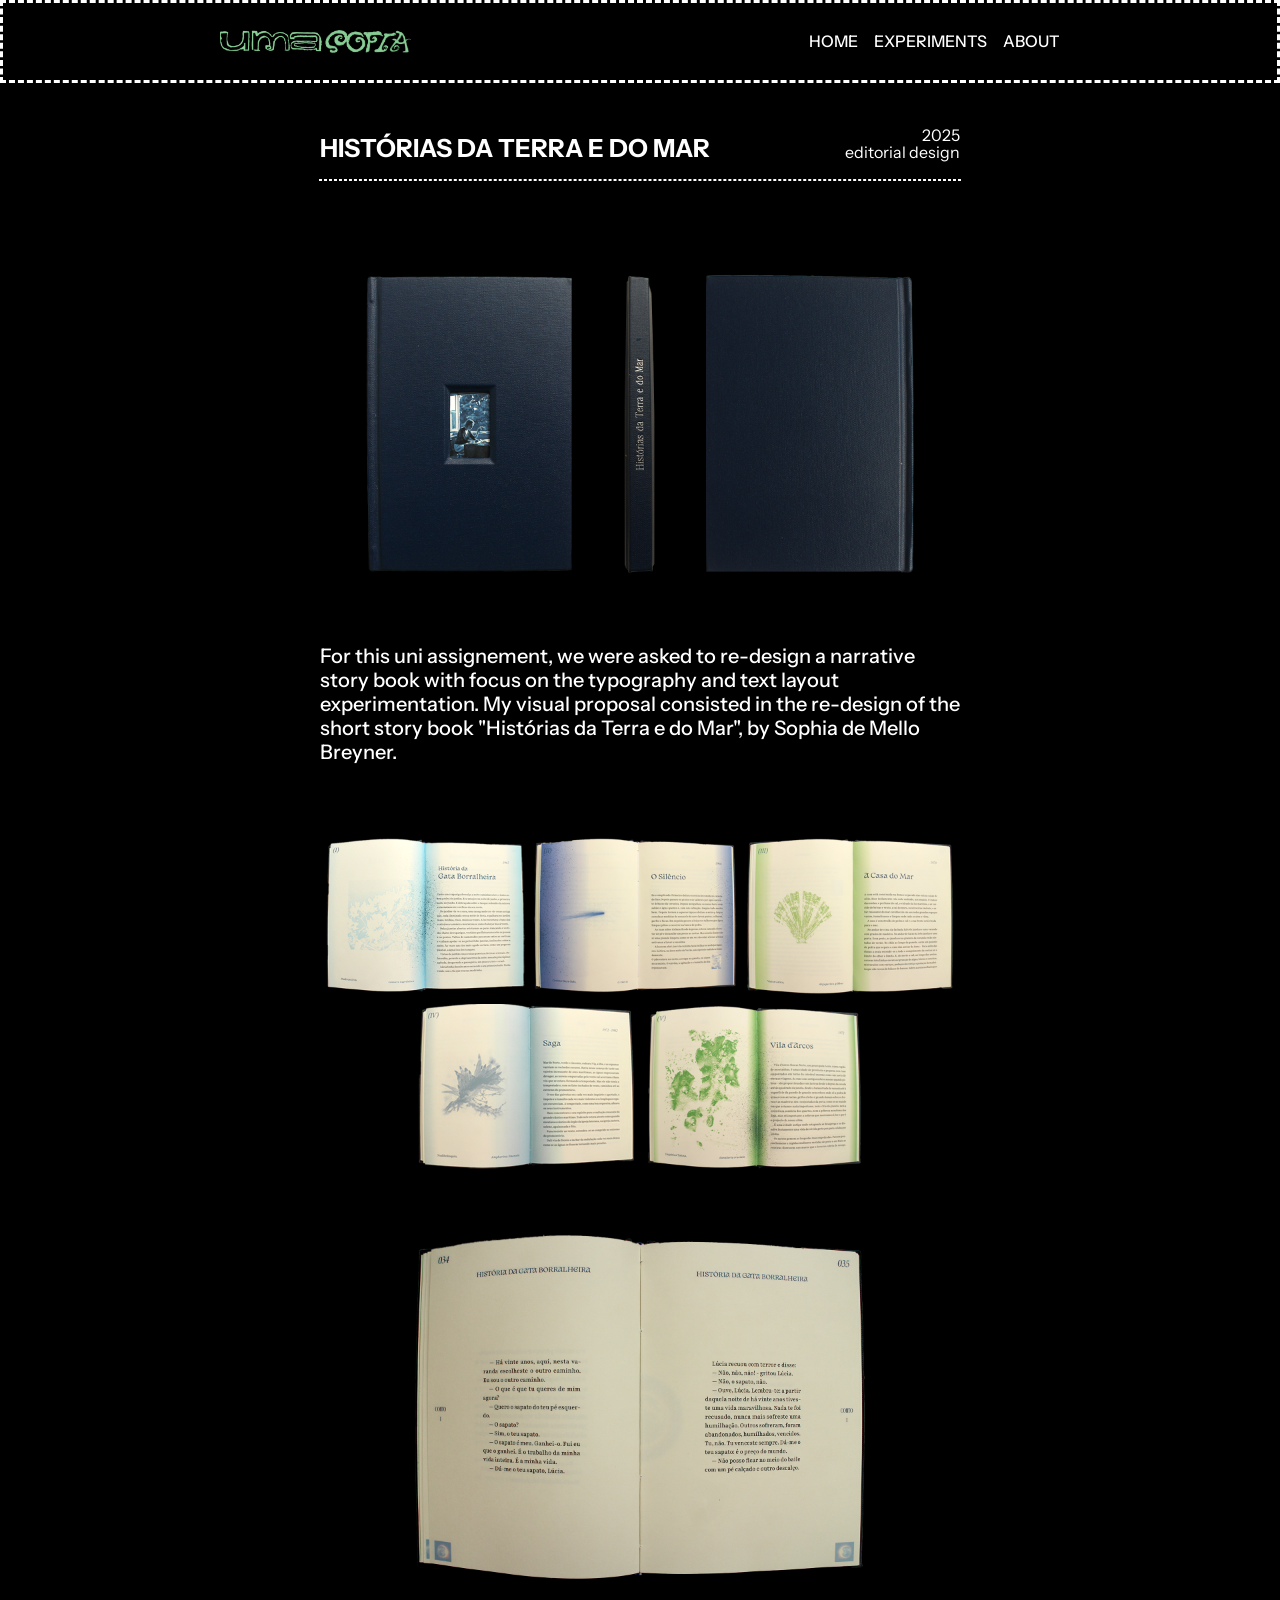
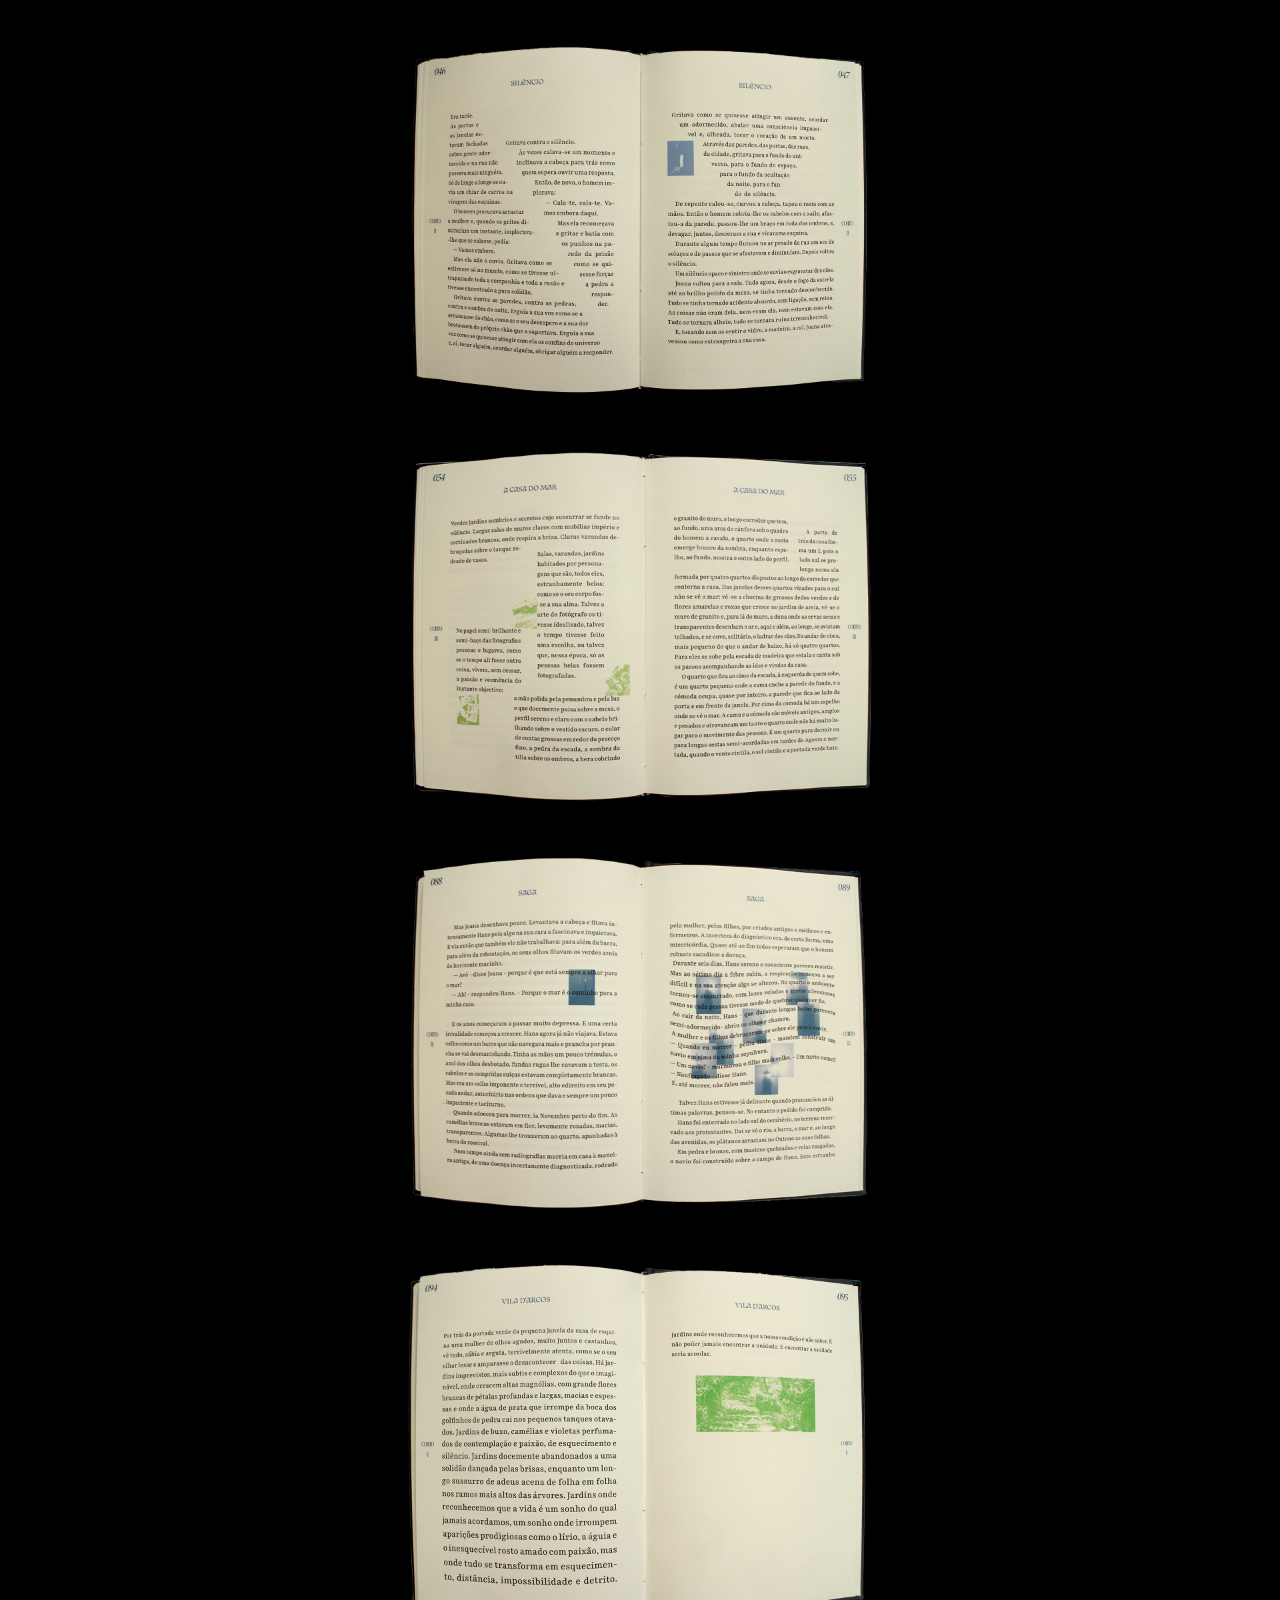
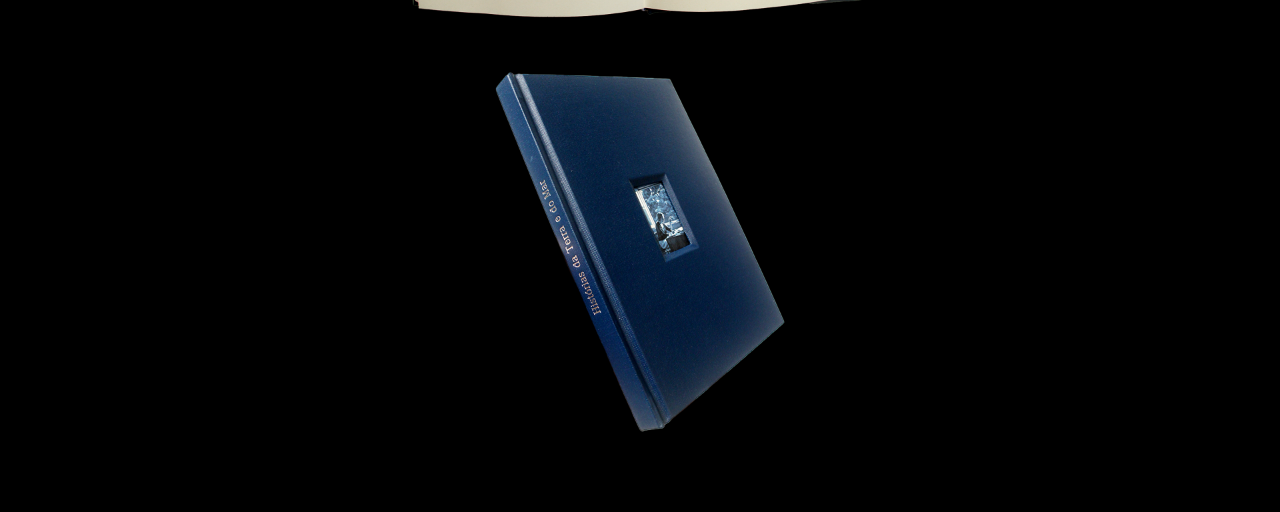
<file: projects/historias-da-terra-e-do-mar/index.html>
<!doctype html>
<html
  lang="en"
  data-ws-project="d9800cbb-ec6f-452a-b73f-22815c8e0542"
  data-ws-last-published="2026-02-13T12:11:06.647Z"
>
  <head>
    <link
      rel="stylesheet"
      type="text/css"
      href="/assets/static/app_generated_index-6937cd5a.BzCff4a5.css"
    />
    <meta charset="UTF-8" />
    <meta name="viewport" content="width=device-width,initial-scale=1" />
    <link rel="icon" href="/assets/cursor_l_pis_pQJmlRhtnWagqVZP2P8KN.png" />
    <link
      rel="preload"
      href="/assets/InstrumentSans-VariableFont_wdth_wght_bjkMSSnl1UaMa3tkniNEz.ttf"
      as="font"
      crossorigin="anonymous"
    />
    <meta
      property="og:url"
      content="https://url/projects/historias-da-terra-e-do-mar"
    />
    <meta
      property="og:title"
      content="Projects - Histórias Da Terra E Do Mar"
    />
    <meta property="og:type" content="website" />
    <meta
      property="og:image"
      content="/assets/livro_1_F_y9miLIW_8tY7t4igzp7.png"
    />
    <meta property="twitter:card" content="summary_large_image" />
    <title>Projects - Histórias Da Terra E Do Mar</title>
  </head>
  <body class="w-element w-element-23">
    <div class="w-element w-nav-mobile-5">
      <a href="/" class="w-element w-nav-img-5"
        ><img
          alt=""
          width="2533"
          height="311"
          src="/assets/logo_site_2_EPVzUdu8Jp0EopWywJCsY.png"
          class="w-image w-image-47"
          sizes="100vw"
          srcset="
            /assets/logo_site_2_EPVzUdu8Jp0EopWywJCsY.png   16w,
            /assets/logo_site_2_EPVzUdu8Jp0EopWywJCsY.png   32w,
            /assets/logo_site_2_EPVzUdu8Jp0EopWywJCsY.png   48w,
            /assets/logo_site_2_EPVzUdu8Jp0EopWywJCsY.png   64w,
            /assets/logo_site_2_EPVzUdu8Jp0EopWywJCsY.png   96w,
            /assets/logo_site_2_EPVzUdu8Jp0EopWywJCsY.png  128w,
            /assets/logo_site_2_EPVzUdu8Jp0EopWywJCsY.png  256w,
            /assets/logo_site_2_EPVzUdu8Jp0EopWywJCsY.png  384w,
            /assets/logo_site_2_EPVzUdu8Jp0EopWywJCsY.png  640w,
            /assets/logo_site_2_EPVzUdu8Jp0EopWywJCsY.png  750w,
            /assets/logo_site_2_EPVzUdu8Jp0EopWywJCsY.png  828w,
            /assets/logo_site_2_EPVzUdu8Jp0EopWywJCsY.png 1080w,
            /assets/logo_site_2_EPVzUdu8Jp0EopWywJCsY.png 1200w,
            /assets/logo_site_2_EPVzUdu8Jp0EopWywJCsY.png 1920w,
            /assets/logo_site_2_EPVzUdu8Jp0EopWywJCsY.png 2048w,
            /assets/logo_site_2_EPVzUdu8Jp0EopWywJCsY.png 3840w
          "
          decoding="async"
          loading="lazy"
      /></a>
      <ul class="w-element w-nav-list-5">
        <li class="w-element w-home-16">
          <a href="/" class="w-element w-home-17">Home</a>
        </li>
        <li class="w-element w-experiments-13">
          <a href="/experiments" class="w-element w-experiments-14"
            >Experiments</a
          >
        </li>
        <li class="w-element w-about-13">
          <a href="/about" class="w-element w-about-14">About</a>
        </li>
      </ul>
    </div>
    <div class="w-element w-projects-blocos-template-2">
      <div class="w-element w-histórias-da-terra-e-do-mar">
        <div class="w-element w-text-wrapper-1">
          <div class="w-element w-text-8">
            <p class="w-element w-title-17">hISTÓRIAS DA TERRA E DO MAR</p>
            <div class="w-element w-element-41">
              <p class="w-element w-2026-1">2025</p>
              <p class="w-element w-service-6">EDITORIAL DESIGN</p>
            </div>
          </div>
          <hr class="w-element w-element-42" />
        </div>
        <img
          alt=""
          width="1920"
          height="1080"
          src="/assets/livro_1_F_y9miLIW_8tY7t4igzp7.png"
          class="w-image w-image-32"
          sizes="100vw"
          srcset="
            /assets/livro_1_F_y9miLIW_8tY7t4igzp7.png   16w,
            /assets/livro_1_F_y9miLIW_8tY7t4igzp7.png   32w,
            /assets/livro_1_F_y9miLIW_8tY7t4igzp7.png   48w,
            /assets/livro_1_F_y9miLIW_8tY7t4igzp7.png   64w,
            /assets/livro_1_F_y9miLIW_8tY7t4igzp7.png   96w,
            /assets/livro_1_F_y9miLIW_8tY7t4igzp7.png  128w,
            /assets/livro_1_F_y9miLIW_8tY7t4igzp7.png  256w,
            /assets/livro_1_F_y9miLIW_8tY7t4igzp7.png  384w,
            /assets/livro_1_F_y9miLIW_8tY7t4igzp7.png  640w,
            /assets/livro_1_F_y9miLIW_8tY7t4igzp7.png  750w,
            /assets/livro_1_F_y9miLIW_8tY7t4igzp7.png  828w,
            /assets/livro_1_F_y9miLIW_8tY7t4igzp7.png 1080w,
            /assets/livro_1_F_y9miLIW_8tY7t4igzp7.png 1200w,
            /assets/livro_1_F_y9miLIW_8tY7t4igzp7.png 1920w,
            /assets/livro_1_F_y9miLIW_8tY7t4igzp7.png 2048w,
            /assets/livro_1_F_y9miLIW_8tY7t4igzp7.png 3840w
          "
          decoding="async"
          loading="lazy"
        />
        <p class="w-element w-texto-1">
          For this uni assignement, we were asked to re-design a narrative story
          book with focus on the typography and text layout experimentation. My
          visual proposal consisted in the re-design of the short story book
          &quot;Histórias da Terra e do Mar&quot;, by Sophia de Mello Breyner.
        </p>
        <div class="w-element w-img-wrapper">
          <img
            alt=""
            width="1920"
            height="1080"
            src="/assets/capas_kW8M3hprg-eJeWU9PtgUF.png"
            class="w-image w-image-33"
            sizes="100vw"
            srcset="
              /assets/capas_kW8M3hprg-eJeWU9PtgUF.png   16w,
              /assets/capas_kW8M3hprg-eJeWU9PtgUF.png   32w,
              /assets/capas_kW8M3hprg-eJeWU9PtgUF.png   48w,
              /assets/capas_kW8M3hprg-eJeWU9PtgUF.png   64w,
              /assets/capas_kW8M3hprg-eJeWU9PtgUF.png   96w,
              /assets/capas_kW8M3hprg-eJeWU9PtgUF.png  128w,
              /assets/capas_kW8M3hprg-eJeWU9PtgUF.png  256w,
              /assets/capas_kW8M3hprg-eJeWU9PtgUF.png  384w,
              /assets/capas_kW8M3hprg-eJeWU9PtgUF.png  640w,
              /assets/capas_kW8M3hprg-eJeWU9PtgUF.png  750w,
              /assets/capas_kW8M3hprg-eJeWU9PtgUF.png  828w,
              /assets/capas_kW8M3hprg-eJeWU9PtgUF.png 1080w,
              /assets/capas_kW8M3hprg-eJeWU9PtgUF.png 1200w,
              /assets/capas_kW8M3hprg-eJeWU9PtgUF.png 1920w,
              /assets/capas_kW8M3hprg-eJeWU9PtgUF.png 2048w,
              /assets/capas_kW8M3hprg-eJeWU9PtgUF.png 3840w
            "
            decoding="async"
            loading="lazy"
          /><img
            alt=""
            width="1920"
            height="1080"
            src="/assets/1_livro__OhKBw9BbnMY5TSBEXhrTm.png"
            class="w-image w-image-34"
            sizes="100vw"
            srcset="
              /assets/1_livro__OhKBw9BbnMY5TSBEXhrTm.png   16w,
              /assets/1_livro__OhKBw9BbnMY5TSBEXhrTm.png   32w,
              /assets/1_livro__OhKBw9BbnMY5TSBEXhrTm.png   48w,
              /assets/1_livro__OhKBw9BbnMY5TSBEXhrTm.png   64w,
              /assets/1_livro__OhKBw9BbnMY5TSBEXhrTm.png   96w,
              /assets/1_livro__OhKBw9BbnMY5TSBEXhrTm.png  128w,
              /assets/1_livro__OhKBw9BbnMY5TSBEXhrTm.png  256w,
              /assets/1_livro__OhKBw9BbnMY5TSBEXhrTm.png  384w,
              /assets/1_livro__OhKBw9BbnMY5TSBEXhrTm.png  640w,
              /assets/1_livro__OhKBw9BbnMY5TSBEXhrTm.png  750w,
              /assets/1_livro__OhKBw9BbnMY5TSBEXhrTm.png  828w,
              /assets/1_livro__OhKBw9BbnMY5TSBEXhrTm.png 1080w,
              /assets/1_livro__OhKBw9BbnMY5TSBEXhrTm.png 1200w,
              /assets/1_livro__OhKBw9BbnMY5TSBEXhrTm.png 1920w,
              /assets/1_livro__OhKBw9BbnMY5TSBEXhrTm.png 2048w,
              /assets/1_livro__OhKBw9BbnMY5TSBEXhrTm.png 3840w
            "
            decoding="async"
            loading="lazy"
          /><img
            alt=""
            width="1920"
            height="1080"
            src="/assets/2_livro__Ciy9stYGgbrbfQyeVn1aj.png"
            class="w-image w-image-35"
            sizes="100vw"
            srcset="
              /assets/2_livro__Ciy9stYGgbrbfQyeVn1aj.png   16w,
              /assets/2_livro__Ciy9stYGgbrbfQyeVn1aj.png   32w,
              /assets/2_livro__Ciy9stYGgbrbfQyeVn1aj.png   48w,
              /assets/2_livro__Ciy9stYGgbrbfQyeVn1aj.png   64w,
              /assets/2_livro__Ciy9stYGgbrbfQyeVn1aj.png   96w,
              /assets/2_livro__Ciy9stYGgbrbfQyeVn1aj.png  128w,
              /assets/2_livro__Ciy9stYGgbrbfQyeVn1aj.png  256w,
              /assets/2_livro__Ciy9stYGgbrbfQyeVn1aj.png  384w,
              /assets/2_livro__Ciy9stYGgbrbfQyeVn1aj.png  640w,
              /assets/2_livro__Ciy9stYGgbrbfQyeVn1aj.png  750w,
              /assets/2_livro__Ciy9stYGgbrbfQyeVn1aj.png  828w,
              /assets/2_livro__Ciy9stYGgbrbfQyeVn1aj.png 1080w,
              /assets/2_livro__Ciy9stYGgbrbfQyeVn1aj.png 1200w,
              /assets/2_livro__Ciy9stYGgbrbfQyeVn1aj.png 1920w,
              /assets/2_livro__Ciy9stYGgbrbfQyeVn1aj.png 2048w,
              /assets/2_livro__Ciy9stYGgbrbfQyeVn1aj.png 3840w
            "
            decoding="async"
            loading="lazy"
          /><img
            alt=""
            width="1920"
            height="1080"
            src="/assets/3_livro_3hcFY8zeNLwt-1reUteoC.png"
            class="w-image w-image-36"
            sizes="100vw"
            srcset="
              /assets/3_livro_3hcFY8zeNLwt-1reUteoC.png   16w,
              /assets/3_livro_3hcFY8zeNLwt-1reUteoC.png   32w,
              /assets/3_livro_3hcFY8zeNLwt-1reUteoC.png   48w,
              /assets/3_livro_3hcFY8zeNLwt-1reUteoC.png   64w,
              /assets/3_livro_3hcFY8zeNLwt-1reUteoC.png   96w,
              /assets/3_livro_3hcFY8zeNLwt-1reUteoC.png  128w,
              /assets/3_livro_3hcFY8zeNLwt-1reUteoC.png  256w,
              /assets/3_livro_3hcFY8zeNLwt-1reUteoC.png  384w,
              /assets/3_livro_3hcFY8zeNLwt-1reUteoC.png  640w,
              /assets/3_livro_3hcFY8zeNLwt-1reUteoC.png  750w,
              /assets/3_livro_3hcFY8zeNLwt-1reUteoC.png  828w,
              /assets/3_livro_3hcFY8zeNLwt-1reUteoC.png 1080w,
              /assets/3_livro_3hcFY8zeNLwt-1reUteoC.png 1200w,
              /assets/3_livro_3hcFY8zeNLwt-1reUteoC.png 1920w,
              /assets/3_livro_3hcFY8zeNLwt-1reUteoC.png 2048w,
              /assets/3_livro_3hcFY8zeNLwt-1reUteoC.png 3840w
            "
            decoding="async"
            loading="lazy"
          /><img
            alt=""
            width="1920"
            height="1080"
            src="/assets/4_livro_fl96wHdcsTqKTa_YmohwK.png"
            class="w-image w-image-37"
            sizes="100vw"
            srcset="
              /assets/4_livro_fl96wHdcsTqKTa_YmohwK.png   16w,
              /assets/4_livro_fl96wHdcsTqKTa_YmohwK.png   32w,
              /assets/4_livro_fl96wHdcsTqKTa_YmohwK.png   48w,
              /assets/4_livro_fl96wHdcsTqKTa_YmohwK.png   64w,
              /assets/4_livro_fl96wHdcsTqKTa_YmohwK.png   96w,
              /assets/4_livro_fl96wHdcsTqKTa_YmohwK.png  128w,
              /assets/4_livro_fl96wHdcsTqKTa_YmohwK.png  256w,
              /assets/4_livro_fl96wHdcsTqKTa_YmohwK.png  384w,
              /assets/4_livro_fl96wHdcsTqKTa_YmohwK.png  640w,
              /assets/4_livro_fl96wHdcsTqKTa_YmohwK.png  750w,
              /assets/4_livro_fl96wHdcsTqKTa_YmohwK.png  828w,
              /assets/4_livro_fl96wHdcsTqKTa_YmohwK.png 1080w,
              /assets/4_livro_fl96wHdcsTqKTa_YmohwK.png 1200w,
              /assets/4_livro_fl96wHdcsTqKTa_YmohwK.png 1920w,
              /assets/4_livro_fl96wHdcsTqKTa_YmohwK.png 2048w,
              /assets/4_livro_fl96wHdcsTqKTa_YmohwK.png 3840w
            "
            decoding="async"
            loading="lazy"
          /><img
            alt=""
            width="1920"
            height="1080"
            src="/assets/5_livro_HMX_10lGmLAAr1dzMGbdr.png"
            class="w-image w-image-38"
            sizes="100vw"
            srcset="
              /assets/5_livro_HMX_10lGmLAAr1dzMGbdr.png   16w,
              /assets/5_livro_HMX_10lGmLAAr1dzMGbdr.png   32w,
              /assets/5_livro_HMX_10lGmLAAr1dzMGbdr.png   48w,
              /assets/5_livro_HMX_10lGmLAAr1dzMGbdr.png   64w,
              /assets/5_livro_HMX_10lGmLAAr1dzMGbdr.png   96w,
              /assets/5_livro_HMX_10lGmLAAr1dzMGbdr.png  128w,
              /assets/5_livro_HMX_10lGmLAAr1dzMGbdr.png  256w,
              /assets/5_livro_HMX_10lGmLAAr1dzMGbdr.png  384w,
              /assets/5_livro_HMX_10lGmLAAr1dzMGbdr.png  640w,
              /assets/5_livro_HMX_10lGmLAAr1dzMGbdr.png  750w,
              /assets/5_livro_HMX_10lGmLAAr1dzMGbdr.png  828w,
              /assets/5_livro_HMX_10lGmLAAr1dzMGbdr.png 1080w,
              /assets/5_livro_HMX_10lGmLAAr1dzMGbdr.png 1200w,
              /assets/5_livro_HMX_10lGmLAAr1dzMGbdr.png 1920w,
              /assets/5_livro_HMX_10lGmLAAr1dzMGbdr.png 2048w,
              /assets/5_livro_HMX_10lGmLAAr1dzMGbdr.png 3840w
            "
            decoding="async"
            loading="lazy"
          /><img
            alt=""
            width="1920"
            height="1080"
            src="/assets/ajgbsgbja_wDU2EyOZMk72N3ebfKMCT.png"
            class="w-image w-image-39"
            sizes="100vw"
            srcset="
              /assets/ajgbsgbja_wDU2EyOZMk72N3ebfKMCT.png   16w,
              /assets/ajgbsgbja_wDU2EyOZMk72N3ebfKMCT.png   32w,
              /assets/ajgbsgbja_wDU2EyOZMk72N3ebfKMCT.png   48w,
              /assets/ajgbsgbja_wDU2EyOZMk72N3ebfKMCT.png   64w,
              /assets/ajgbsgbja_wDU2EyOZMk72N3ebfKMCT.png   96w,
              /assets/ajgbsgbja_wDU2EyOZMk72N3ebfKMCT.png  128w,
              /assets/ajgbsgbja_wDU2EyOZMk72N3ebfKMCT.png  256w,
              /assets/ajgbsgbja_wDU2EyOZMk72N3ebfKMCT.png  384w,
              /assets/ajgbsgbja_wDU2EyOZMk72N3ebfKMCT.png  640w,
              /assets/ajgbsgbja_wDU2EyOZMk72N3ebfKMCT.png  750w,
              /assets/ajgbsgbja_wDU2EyOZMk72N3ebfKMCT.png  828w,
              /assets/ajgbsgbja_wDU2EyOZMk72N3ebfKMCT.png 1080w,
              /assets/ajgbsgbja_wDU2EyOZMk72N3ebfKMCT.png 1200w,
              /assets/ajgbsgbja_wDU2EyOZMk72N3ebfKMCT.png 1920w,
              /assets/ajgbsgbja_wDU2EyOZMk72N3ebfKMCT.png 2048w,
              /assets/ajgbsgbja_wDU2EyOZMk72N3ebfKMCT.png 3840w
            "
            decoding="async"
            loading="lazy"
          />
        </div>
      </div>
    </div>
    <script id="vike_pageContext" type="application/json">
      {
        "_urlRewrite": null,
        "pageId": "/pages/projects/historias-da-terra-e-do-mar",
        "routeParams": {},
        "data": {
          "url": "https://url/projects/historias-da-terra-e-do-mar",
          "system": {
            "params": {},
            "search": {},
            "origin": "https://url",
            "pathname": "/projects/historias-da-terra-e-do-mar"
          },
          "resources": {},
          "pageMeta": {
            "title": "Projects - Histórias Da Terra E Do Mar",
            "description": "!undefined",
            "excludePageFromSearch": "!undefined",
            "language": "!undefined",
            "socialImageAssetName": "livro_1_F_y9miLIW_8tY7t4igzp7.png",
            "socialImageUrl": "!undefined",
            "status": "!undefined",
            "redirect": "!undefined",
            "custom": []
          }
        }
      }
    </script>
    <script id="vike_globalContext" type="application/json">
      {}
    </script>
    <script
      src="/assets/entries/entry-server-routing.Ddnw8JzL.js"
      type="module"
      async
    ></script>
    <link
      rel="modulepreload"
      href="/assets/entries/pages_projects_historias-da-terra-e-do-mar.DPdJpyzP.js"
      as="script"
      type="text/javascript"
    /><link
      rel="modulepreload"
      href="/assets/chunks/chunk-CTi04G9B.js"
      as="script"
      type="text/javascript"
    />
  </body>
</html>
</file>
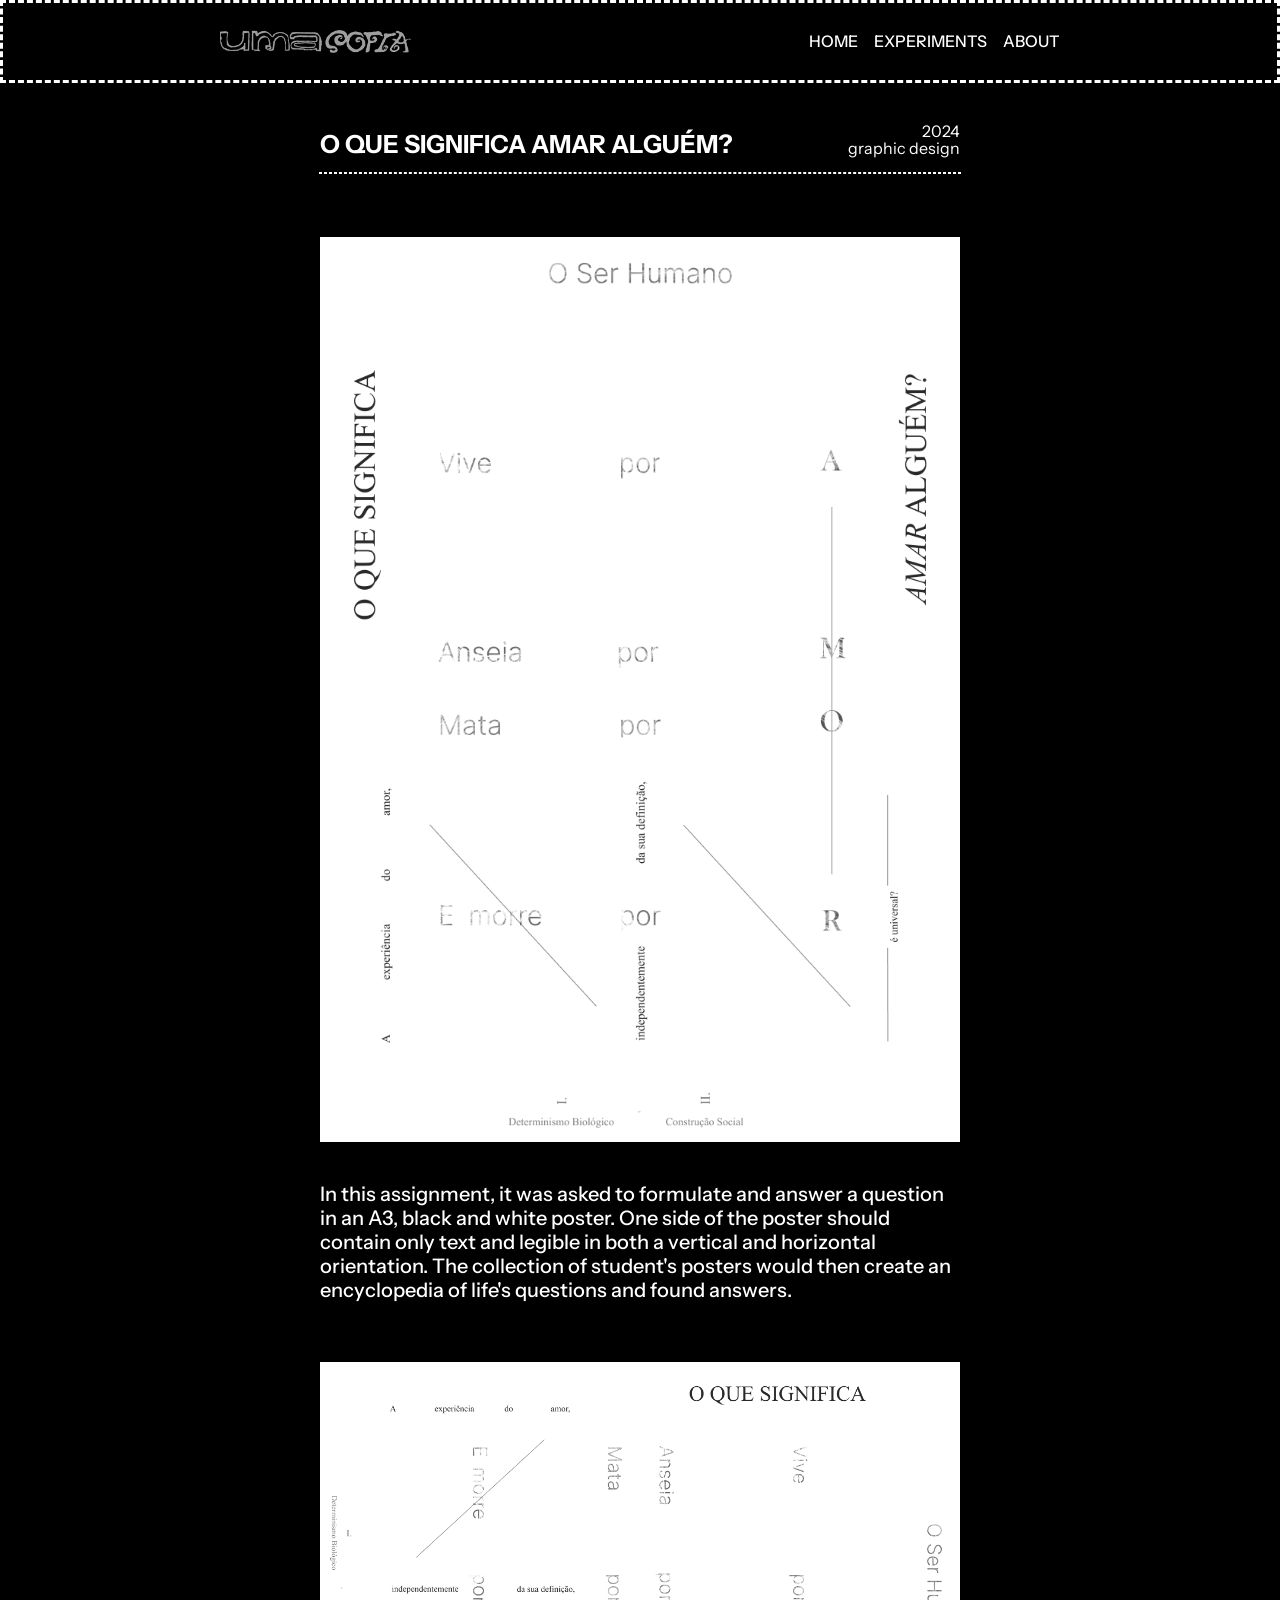
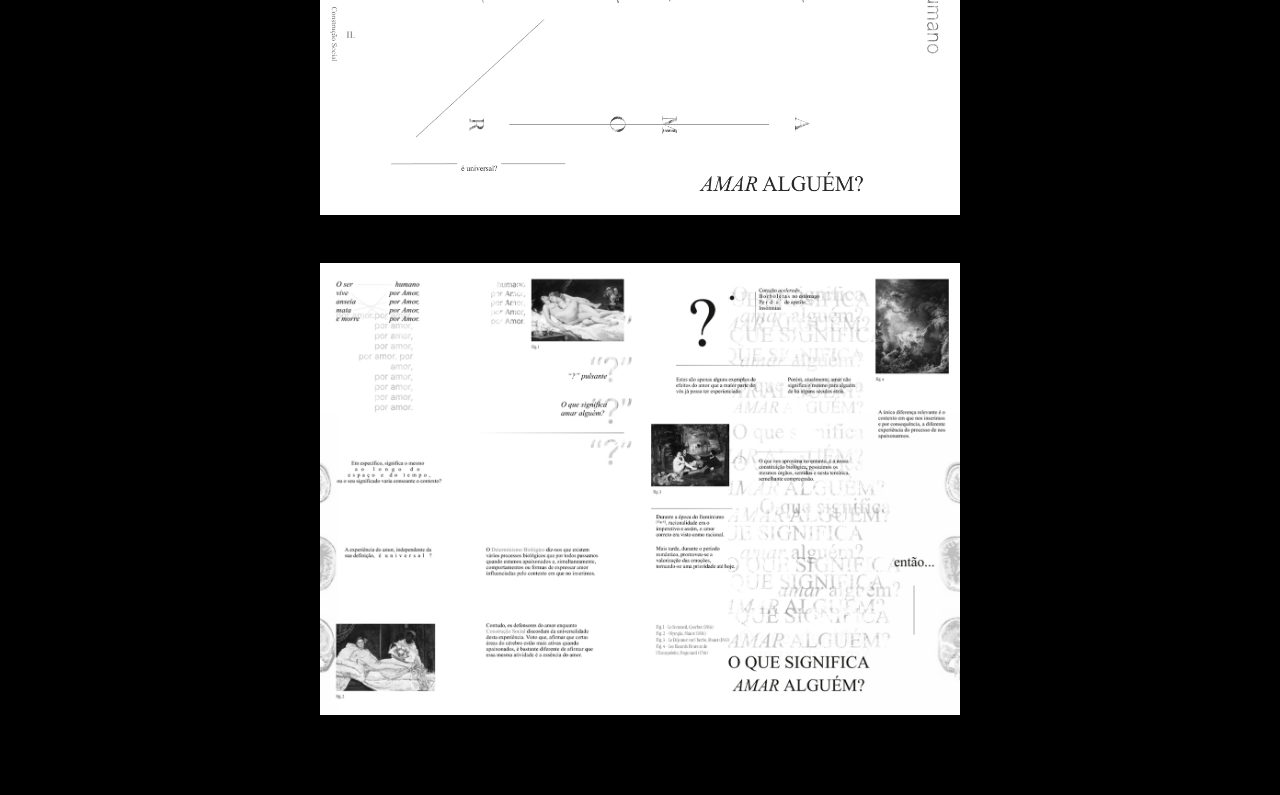
<file: projects/o-que-significa-amar-alguem/index.html>
<!doctype html>
<html
  lang="en"
  data-ws-project="d9800cbb-ec6f-452a-b73f-22815c8e0542"
  data-ws-last-published="2026-02-13T12:11:06.647Z"
>
  <head>
    <link
      rel="stylesheet"
      type="text/css"
      href="/assets/static/app_generated_index-6937cd5a.BzCff4a5.css"
    />
    <meta charset="UTF-8" />
    <meta name="viewport" content="width=device-width,initial-scale=1" />
    <link rel="icon" href="/assets/cursor_l_pis_pQJmlRhtnWagqVZP2P8KN.png" />
    <link
      rel="preload"
      href="/assets/InstrumentSans-VariableFont_wdth_wght_bjkMSSnl1UaMa3tkniNEz.ttf"
      as="font"
      crossorigin="anonymous"
    />
    <meta
      property="og:url"
      content="https://url/projects/o-que-significa-amar-alguem"
    />
    <meta
      property="og:title"
      content="Projects - O Que Significa Amar Alguém?"
    />
    <meta property="og:type" content="website" />
    <meta
      property="og:image"
      content="/assets/ezgif.com-animated-gif-maker_(5)_WPT5GXv4rF6oBTU6BY8pe.gif"
    />
    <meta property="twitter:card" content="summary_large_image" />
    <title>Projects - O Que Significa Amar Alguém?</title>
  </head>
  <body class="w-element w-element-26">
    <div class="w-element w-nav-mobile-2">
      <a href="/" class="w-element w-nav-img-2"
        ><img
          alt=""
          width="2533"
          height="311"
          src="/assets/logo_site_AMAR_47MfzF1SZ9Ffq6SKEmqKq.png"
          class="w-image w-image-40"
          sizes="100vw"
          srcset="
            /assets/logo_site_AMAR_47MfzF1SZ9Ffq6SKEmqKq.png   16w,
            /assets/logo_site_AMAR_47MfzF1SZ9Ffq6SKEmqKq.png   32w,
            /assets/logo_site_AMAR_47MfzF1SZ9Ffq6SKEmqKq.png   48w,
            /assets/logo_site_AMAR_47MfzF1SZ9Ffq6SKEmqKq.png   64w,
            /assets/logo_site_AMAR_47MfzF1SZ9Ffq6SKEmqKq.png   96w,
            /assets/logo_site_AMAR_47MfzF1SZ9Ffq6SKEmqKq.png  128w,
            /assets/logo_site_AMAR_47MfzF1SZ9Ffq6SKEmqKq.png  256w,
            /assets/logo_site_AMAR_47MfzF1SZ9Ffq6SKEmqKq.png  384w,
            /assets/logo_site_AMAR_47MfzF1SZ9Ffq6SKEmqKq.png  640w,
            /assets/logo_site_AMAR_47MfzF1SZ9Ffq6SKEmqKq.png  750w,
            /assets/logo_site_AMAR_47MfzF1SZ9Ffq6SKEmqKq.png  828w,
            /assets/logo_site_AMAR_47MfzF1SZ9Ffq6SKEmqKq.png 1080w,
            /assets/logo_site_AMAR_47MfzF1SZ9Ffq6SKEmqKq.png 1200w,
            /assets/logo_site_AMAR_47MfzF1SZ9Ffq6SKEmqKq.png 1920w,
            /assets/logo_site_AMAR_47MfzF1SZ9Ffq6SKEmqKq.png 2048w,
            /assets/logo_site_AMAR_47MfzF1SZ9Ffq6SKEmqKq.png 3840w
          "
          decoding="async"
          loading="lazy"
      /></a>
      <ul class="w-element w-nav-list-2">
        <li class="w-element w-home-10">
          <a href="/" class="w-element w-home-11">Home</a>
        </li>
        <li class="w-element w-experiments-7">
          <a href="/experiments" class="w-element w-experiments-8"
            >Experiments</a
          >
        </li>
        <li class="w-element w-about-7">
          <a href="/about" class="w-element w-about-8">About</a>
        </li>
      </ul>
    </div>
    <div class="w-element w-home-23">
      <div class="w-element w-projects-blocos-template-5">
        <div class="w-element w-quero-sair-de-casa-1">
          <div class="w-element w-text-wrapper-4">
            <div class="w-element w-text-11">
              <p class="w-element w-title-25">O que significa amar alguém?</p>
              <div class="w-element w-element-53">
                <p class="w-element w-2026-4">2024</p>
                <p class="w-element w-service-9">graphic design</p>
              </div>
            </div>
            <hr class="w-element w-element-54" />
          </div>
          <img
            alt=""
            width="1190"
            height="842"
            src="/assets/jbikj_Oi9EbnNQTaqMlJSL1FqMB.jpg"
            class="w-image w-image-60"
            sizes="100vw"
            srcset="
              /assets/jbikj_Oi9EbnNQTaqMlJSL1FqMB.jpg   16w,
              /assets/jbikj_Oi9EbnNQTaqMlJSL1FqMB.jpg   32w,
              /assets/jbikj_Oi9EbnNQTaqMlJSL1FqMB.jpg   48w,
              /assets/jbikj_Oi9EbnNQTaqMlJSL1FqMB.jpg   64w,
              /assets/jbikj_Oi9EbnNQTaqMlJSL1FqMB.jpg   96w,
              /assets/jbikj_Oi9EbnNQTaqMlJSL1FqMB.jpg  128w,
              /assets/jbikj_Oi9EbnNQTaqMlJSL1FqMB.jpg  256w,
              /assets/jbikj_Oi9EbnNQTaqMlJSL1FqMB.jpg  384w,
              /assets/jbikj_Oi9EbnNQTaqMlJSL1FqMB.jpg  640w,
              /assets/jbikj_Oi9EbnNQTaqMlJSL1FqMB.jpg  750w,
              /assets/jbikj_Oi9EbnNQTaqMlJSL1FqMB.jpg  828w,
              /assets/jbikj_Oi9EbnNQTaqMlJSL1FqMB.jpg 1080w,
              /assets/jbikj_Oi9EbnNQTaqMlJSL1FqMB.jpg 1200w,
              /assets/jbikj_Oi9EbnNQTaqMlJSL1FqMB.jpg 1920w,
              /assets/jbikj_Oi9EbnNQTaqMlJSL1FqMB.jpg 2048w,
              /assets/jbikj_Oi9EbnNQTaqMlJSL1FqMB.jpg 3840w
            "
            decoding="async"
            loading="lazy"
          />
          <p class="w-element w-texto-4">
            In this assignment, it was asked to formulate and answer a question
            in an A3, black and white poster. One side of the poster should
            contain only text and legible in both a vertical and horizontal
            orientation. The collection of student&#x27;s posters would then
            create an encyclopedia of life&#x27;s questions and found answers.
          </p>
          <div class="w-element w-element-55">
            <img
              alt=""
              width="1190"
              height="842"
              src="/assets/Final_Exterior_RuNdOoO1c0J-UUbyV0XUb.jpg"
              class="w-image w-image-58"
              sizes="100vw"
              srcset="
                /assets/Final_Exterior_RuNdOoO1c0J-UUbyV0XUb.jpg   16w,
                /assets/Final_Exterior_RuNdOoO1c0J-UUbyV0XUb.jpg   32w,
                /assets/Final_Exterior_RuNdOoO1c0J-UUbyV0XUb.jpg   48w,
                /assets/Final_Exterior_RuNdOoO1c0J-UUbyV0XUb.jpg   64w,
                /assets/Final_Exterior_RuNdOoO1c0J-UUbyV0XUb.jpg   96w,
                /assets/Final_Exterior_RuNdOoO1c0J-UUbyV0XUb.jpg  128w,
                /assets/Final_Exterior_RuNdOoO1c0J-UUbyV0XUb.jpg  256w,
                /assets/Final_Exterior_RuNdOoO1c0J-UUbyV0XUb.jpg  384w,
                /assets/Final_Exterior_RuNdOoO1c0J-UUbyV0XUb.jpg  640w,
                /assets/Final_Exterior_RuNdOoO1c0J-UUbyV0XUb.jpg  750w,
                /assets/Final_Exterior_RuNdOoO1c0J-UUbyV0XUb.jpg  828w,
                /assets/Final_Exterior_RuNdOoO1c0J-UUbyV0XUb.jpg 1080w,
                /assets/Final_Exterior_RuNdOoO1c0J-UUbyV0XUb.jpg 1200w,
                /assets/Final_Exterior_RuNdOoO1c0J-UUbyV0XUb.jpg 1920w,
                /assets/Final_Exterior_RuNdOoO1c0J-UUbyV0XUb.jpg 2048w,
                /assets/Final_Exterior_RuNdOoO1c0J-UUbyV0XUb.jpg 3840w
              "
              decoding="async"
              loading="lazy"
            /><img
              alt=""
              width="2782"
              height="1968"
              src="/assets/Final_Interior_-_Print_ZrxUMAlpR_nz4ETVB-o2Q.jpg"
              class="w-image w-image-59"
              sizes="100vw"
              srcset="
                /assets/Final_Interior_-_Print_ZrxUMAlpR_nz4ETVB-o2Q.jpg   16w,
                /assets/Final_Interior_-_Print_ZrxUMAlpR_nz4ETVB-o2Q.jpg   32w,
                /assets/Final_Interior_-_Print_ZrxUMAlpR_nz4ETVB-o2Q.jpg   48w,
                /assets/Final_Interior_-_Print_ZrxUMAlpR_nz4ETVB-o2Q.jpg   64w,
                /assets/Final_Interior_-_Print_ZrxUMAlpR_nz4ETVB-o2Q.jpg   96w,
                /assets/Final_Interior_-_Print_ZrxUMAlpR_nz4ETVB-o2Q.jpg  128w,
                /assets/Final_Interior_-_Print_ZrxUMAlpR_nz4ETVB-o2Q.jpg  256w,
                /assets/Final_Interior_-_Print_ZrxUMAlpR_nz4ETVB-o2Q.jpg  384w,
                /assets/Final_Interior_-_Print_ZrxUMAlpR_nz4ETVB-o2Q.jpg  640w,
                /assets/Final_Interior_-_Print_ZrxUMAlpR_nz4ETVB-o2Q.jpg  750w,
                /assets/Final_Interior_-_Print_ZrxUMAlpR_nz4ETVB-o2Q.jpg  828w,
                /assets/Final_Interior_-_Print_ZrxUMAlpR_nz4ETVB-o2Q.jpg 1080w,
                /assets/Final_Interior_-_Print_ZrxUMAlpR_nz4ETVB-o2Q.jpg 1200w,
                /assets/Final_Interior_-_Print_ZrxUMAlpR_nz4ETVB-o2Q.jpg 1920w,
                /assets/Final_Interior_-_Print_ZrxUMAlpR_nz4ETVB-o2Q.jpg 2048w,
                /assets/Final_Interior_-_Print_ZrxUMAlpR_nz4ETVB-o2Q.jpg 3840w
              "
              decoding="async"
              loading="lazy"
            />
          </div>
        </div>
      </div>
    </div>
    <script id="vike_pageContext" type="application/json">
      {
        "_urlRewrite": null,
        "pageId": "/pages/projects/o-que-significa-amar-alguem",
        "routeParams": {},
        "data": {
          "url": "https://url/projects/o-que-significa-amar-alguem",
          "system": {
            "params": {},
            "search": {},
            "origin": "https://url",
            "pathname": "/projects/o-que-significa-amar-alguem"
          },
          "resources": {},
          "pageMeta": {
            "title": "Projects - O Que Significa Amar Alguém?",
            "description": "!undefined",
            "excludePageFromSearch": "!undefined",
            "language": "!undefined",
            "socialImageAssetName": "ezgif.com-animated-gif-maker_(5)_WPT5GXv4rF6oBTU6BY8pe.gif",
            "socialImageUrl": "!undefined",
            "status": "!undefined",
            "redirect": "!undefined",
            "custom": []
          }
        }
      }
    </script>
    <script id="vike_globalContext" type="application/json">
      {}
    </script>
    <script
      src="/assets/entries/entry-server-routing.Ddnw8JzL.js"
      type="module"
      async
    ></script>
    <link
      rel="modulepreload"
      href="/assets/entries/pages_projects_o-que-significa-amar-alguem.Dwydf_iG.js"
      as="script"
      type="text/javascript"
    /><link
      rel="modulepreload"
      href="/assets/chunks/chunk-CTi04G9B.js"
      as="script"
      type="text/javascript"
    />
  </body>
</html>
</file>
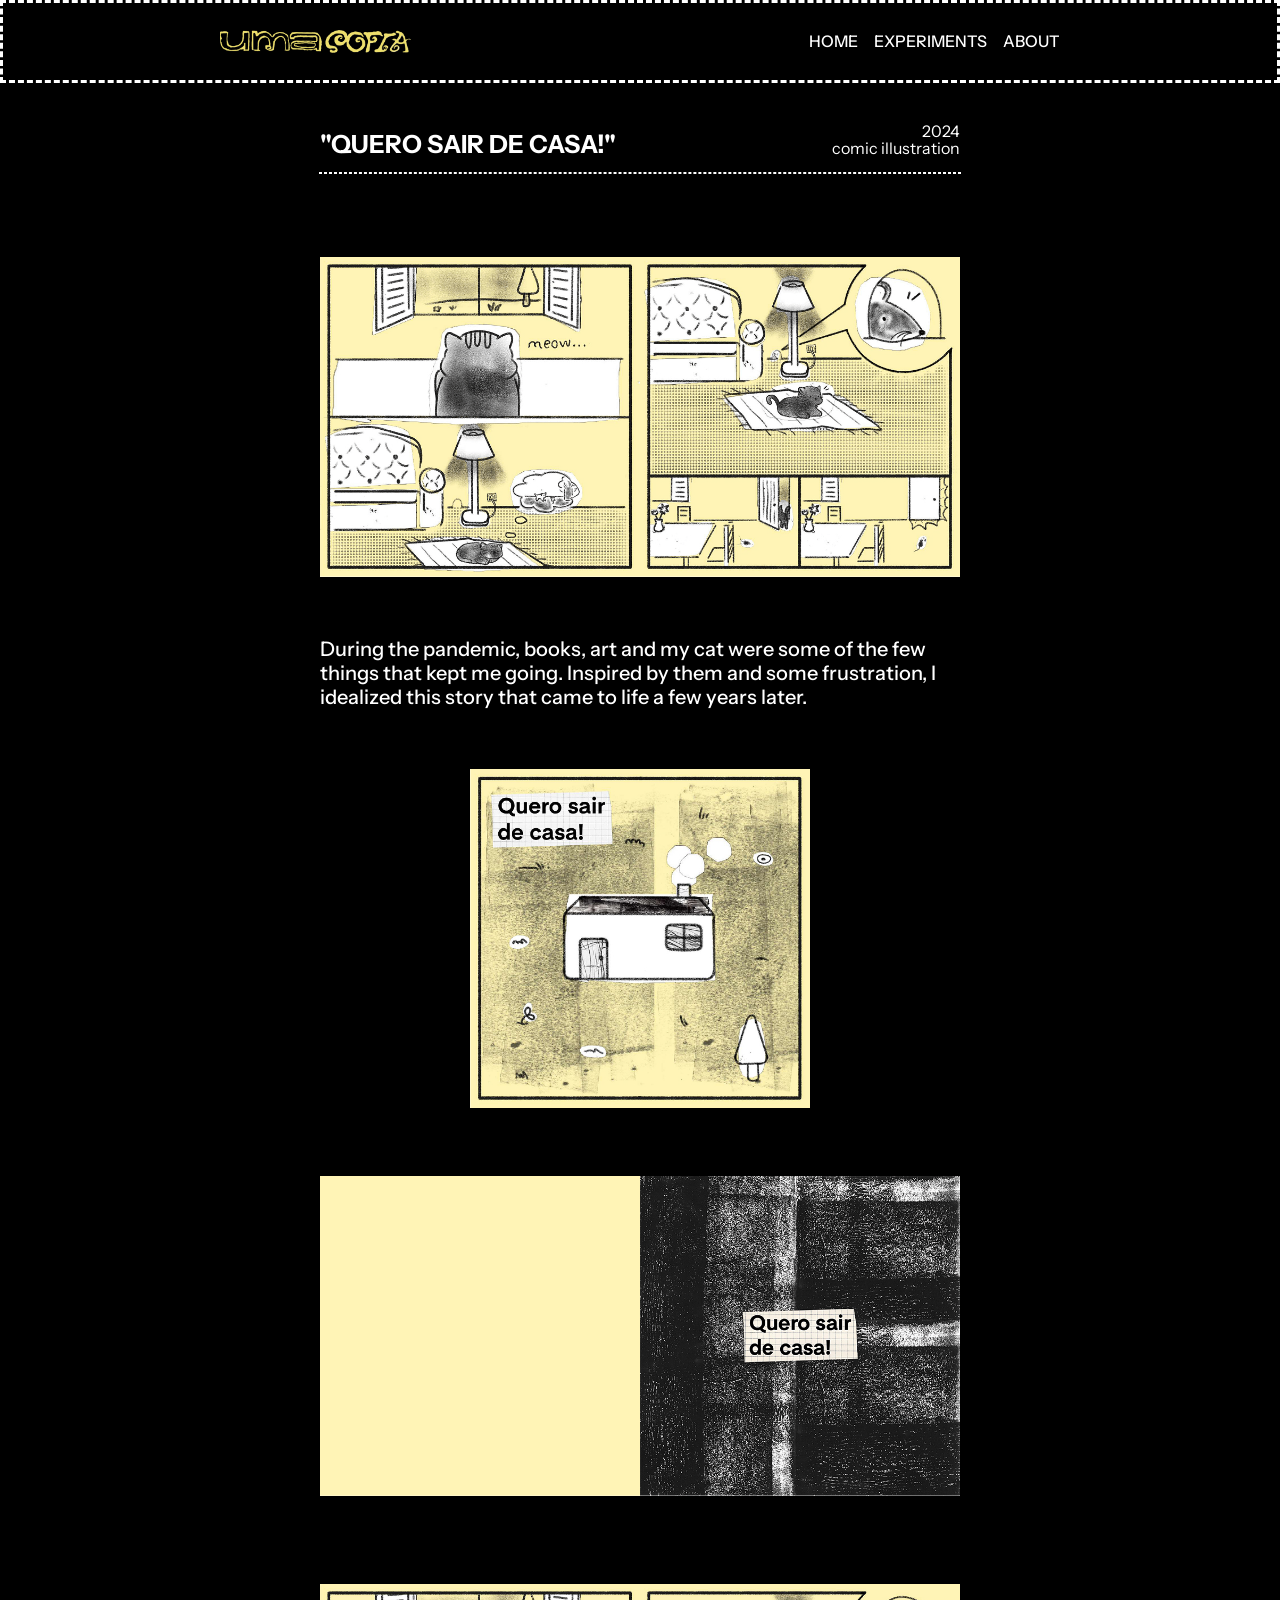
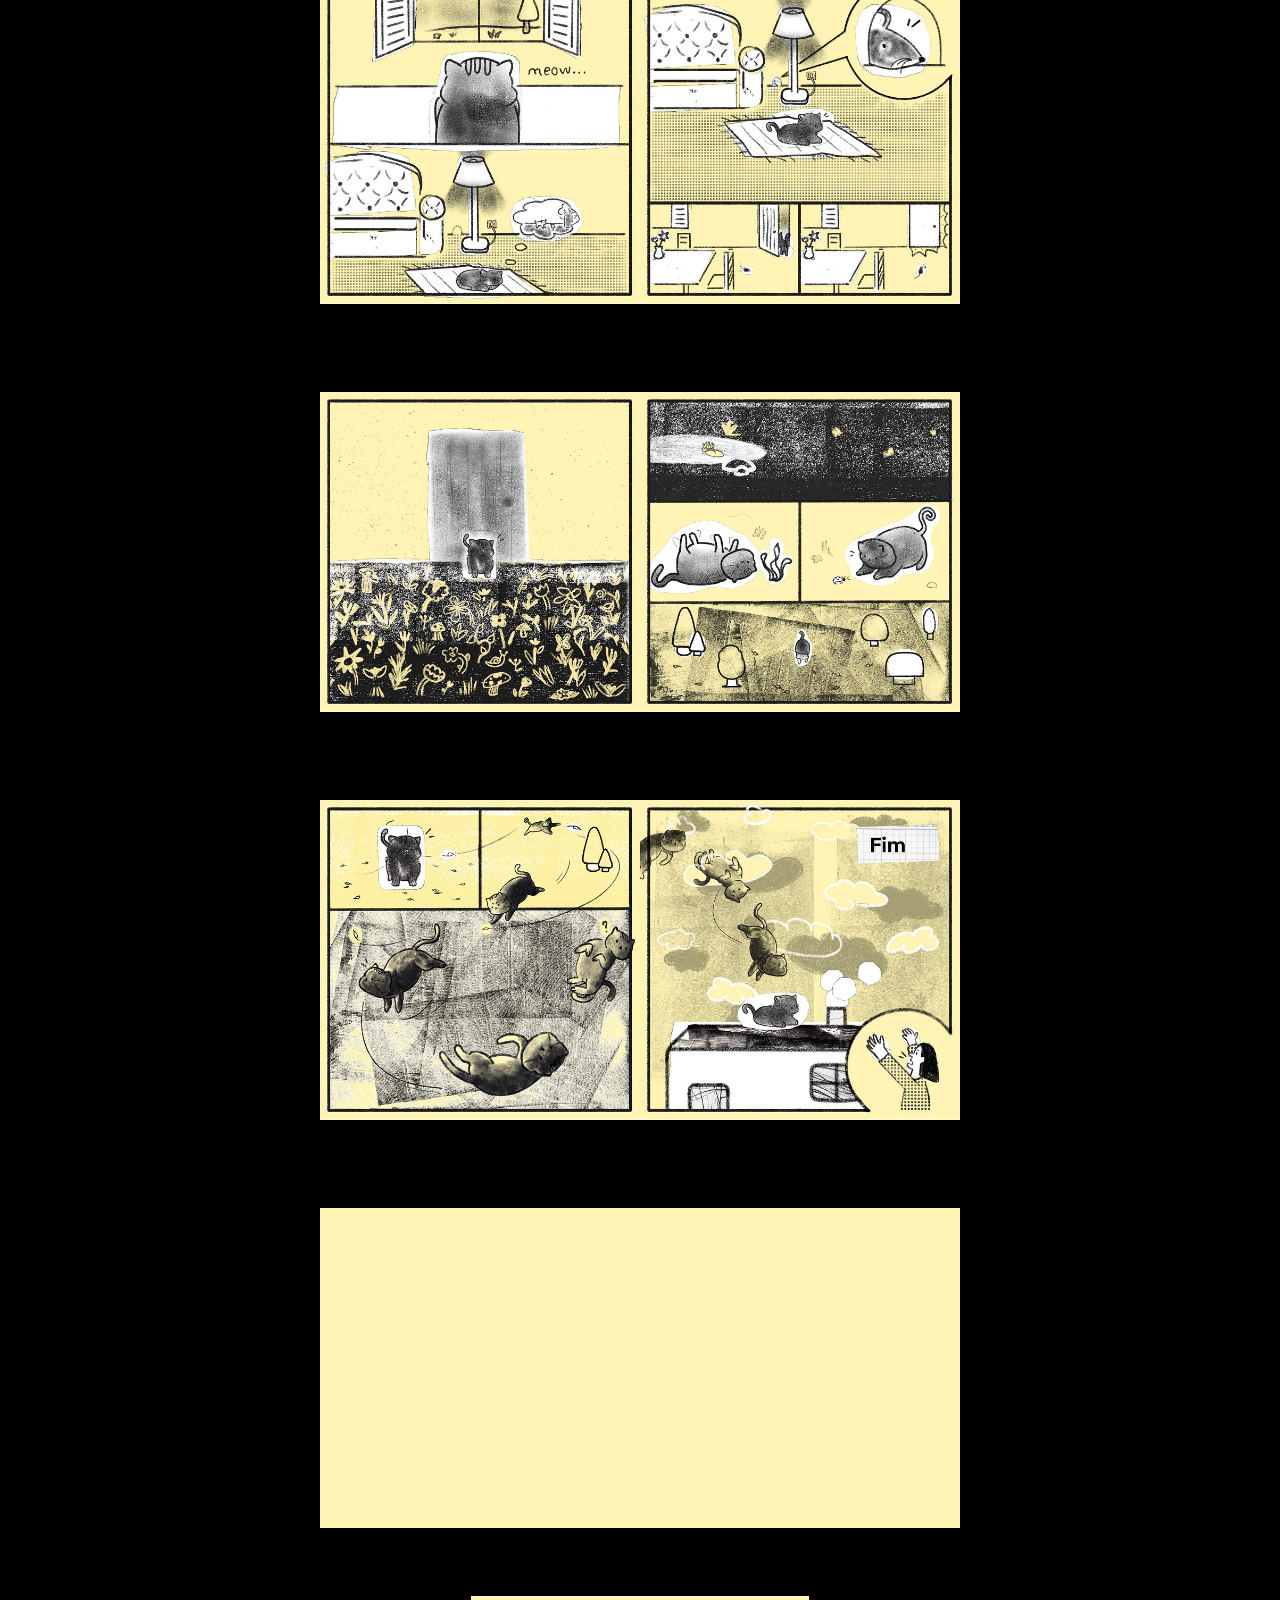
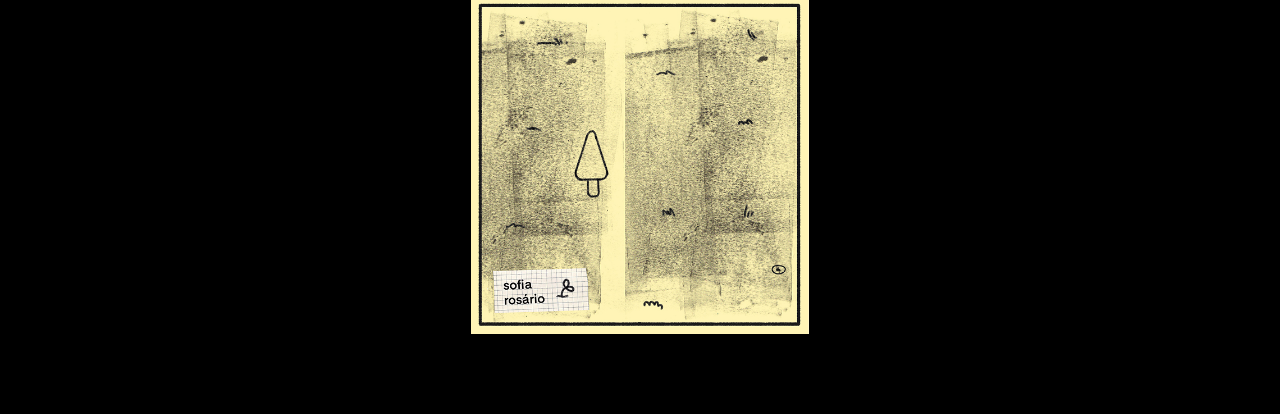
<file: projects/quero-sair-de-casa/index.html>
<!doctype html>
<html
  lang="en"
  data-ws-project="d9800cbb-ec6f-452a-b73f-22815c8e0542"
  data-ws-last-published="2026-02-13T12:11:06.647Z"
>
  <head>
    <link
      rel="stylesheet"
      type="text/css"
      href="/assets/static/app_generated_index-6937cd5a.BzCff4a5.css"
    />
    <meta charset="UTF-8" />
    <meta name="viewport" content="width=device-width,initial-scale=1" />
    <link rel="icon" href="/assets/cursor_l_pis_pQJmlRhtnWagqVZP2P8KN.png" />
    <link
      rel="preload"
      href="/assets/InstrumentSans-VariableFont_wdth_wght_bjkMSSnl1UaMa3tkniNEz.ttf"
      as="font"
      crossorigin="anonymous"
    />
    <meta property="og:url" content="https://url/projects/quero-sair-de-casa" />
    <meta property="og:title" content="Projects - Quero Sair De Casa!" />
    <meta property="og:type" content="website" />
    <meta
      property="og:image"
      content="/assets/Sem_emo31_zi0lIaJ4-h-jxOf7Vz-14.jpg"
    />
    <meta property="twitter:card" content="summary_large_image" />
    <title>Projects - Quero Sair De Casa!</title>
  </head>
  <body class="w-element w-element-25">
    <div class="w-element w-nav-mobile-3">
      <a href="/" class="w-element w-nav-img-3"
        ><img
          alt=""
          width="2533"
          height="311"
          src="/assets/logo_site_1_pzv9Uey78YQRc8ztaiy2c.png"
          class="w-image w-image-45"
          sizes="100vw"
          srcset="
            /assets/logo_site_1_pzv9Uey78YQRc8ztaiy2c.png   16w,
            /assets/logo_site_1_pzv9Uey78YQRc8ztaiy2c.png   32w,
            /assets/logo_site_1_pzv9Uey78YQRc8ztaiy2c.png   48w,
            /assets/logo_site_1_pzv9Uey78YQRc8ztaiy2c.png   64w,
            /assets/logo_site_1_pzv9Uey78YQRc8ztaiy2c.png   96w,
            /assets/logo_site_1_pzv9Uey78YQRc8ztaiy2c.png  128w,
            /assets/logo_site_1_pzv9Uey78YQRc8ztaiy2c.png  256w,
            /assets/logo_site_1_pzv9Uey78YQRc8ztaiy2c.png  384w,
            /assets/logo_site_1_pzv9Uey78YQRc8ztaiy2c.png  640w,
            /assets/logo_site_1_pzv9Uey78YQRc8ztaiy2c.png  750w,
            /assets/logo_site_1_pzv9Uey78YQRc8ztaiy2c.png  828w,
            /assets/logo_site_1_pzv9Uey78YQRc8ztaiy2c.png 1080w,
            /assets/logo_site_1_pzv9Uey78YQRc8ztaiy2c.png 1200w,
            /assets/logo_site_1_pzv9Uey78YQRc8ztaiy2c.png 1920w,
            /assets/logo_site_1_pzv9Uey78YQRc8ztaiy2c.png 2048w,
            /assets/logo_site_1_pzv9Uey78YQRc8ztaiy2c.png 3840w
          "
          decoding="async"
          loading="lazy"
      /></a>
      <ul class="w-element w-nav-list-3">
        <li class="w-element w-home-12">
          <a href="/" class="w-element w-home-13">Home</a>
        </li>
        <li class="w-element w-experiments-9">
          <a href="/experiments" class="w-element w-experiments-10"
            >Experiments</a
          >
        </li>
        <li class="w-element w-about-9">
          <a href="/about" class="w-element w-about-10">About</a>
        </li>
      </ul>
    </div>
    <div class="w-element w-home-20">
      <div class="w-element w-projects-blocos-template-4">
        <div class="w-element w-quero-sair-de-casa">
          <div class="w-element w-text-wrapper-3">
            <div class="w-element w-text-10">
              <p class="w-element w-title-19">
                &quot;Quero Sair de Casa!&quot;
              </p>
              <div class="w-element w-element-45">
                <p class="w-element w-2026-3">2024</p>
                <p class="w-element w-service-8">comic illustration</p>
              </div>
            </div>
            <hr class="w-element w-element-46" />
          </div>
          <img
            alt=""
            width="1203"
            height="602"
            src="/assets/gato_comic_GHCoCt2D6IY662qEl_bZh.gif"
            class="w-image w-image-49"
            sizes="100vw"
            srcset="
              /assets/gato_comic_GHCoCt2D6IY662qEl_bZh.gif   16w,
              /assets/gato_comic_GHCoCt2D6IY662qEl_bZh.gif   32w,
              /assets/gato_comic_GHCoCt2D6IY662qEl_bZh.gif   48w,
              /assets/gato_comic_GHCoCt2D6IY662qEl_bZh.gif   64w,
              /assets/gato_comic_GHCoCt2D6IY662qEl_bZh.gif   96w,
              /assets/gato_comic_GHCoCt2D6IY662qEl_bZh.gif  128w,
              /assets/gato_comic_GHCoCt2D6IY662qEl_bZh.gif  256w,
              /assets/gato_comic_GHCoCt2D6IY662qEl_bZh.gif  384w,
              /assets/gato_comic_GHCoCt2D6IY662qEl_bZh.gif  640w,
              /assets/gato_comic_GHCoCt2D6IY662qEl_bZh.gif  750w,
              /assets/gato_comic_GHCoCt2D6IY662qEl_bZh.gif  828w,
              /assets/gato_comic_GHCoCt2D6IY662qEl_bZh.gif 1080w,
              /assets/gato_comic_GHCoCt2D6IY662qEl_bZh.gif 1200w,
              /assets/gato_comic_GHCoCt2D6IY662qEl_bZh.gif 1920w,
              /assets/gato_comic_GHCoCt2D6IY662qEl_bZh.gif 2048w,
              /assets/gato_comic_GHCoCt2D6IY662qEl_bZh.gif 3840w
            "
            decoding="async"
            loading="lazy"
          />
          <p class="w-element w-texto-3">
            During the pandemic, books, art and my cat were some of the few
            things that kept me going. Inspired by them and some frustration, I
            idealized this story that came to life a few years later.
          </p>
          <div class="w-element w-element-47">
            <img
              alt=""
              width="602"
              height="601"
              src="/assets/Quero_sair_de_casa!_page-0002_1_Ts2gUt3YQe5uztOU8-dYp.jpg"
              class="w-image w-image-50"
              sizes="100vw"
              srcset="
                /assets/Quero_sair_de_casa!_page-0002_1_Ts2gUt3YQe5uztOU8-dYp.jpg   16w,
                /assets/Quero_sair_de_casa!_page-0002_1_Ts2gUt3YQe5uztOU8-dYp.jpg   32w,
                /assets/Quero_sair_de_casa!_page-0002_1_Ts2gUt3YQe5uztOU8-dYp.jpg   48w,
                /assets/Quero_sair_de_casa!_page-0002_1_Ts2gUt3YQe5uztOU8-dYp.jpg   64w,
                /assets/Quero_sair_de_casa!_page-0002_1_Ts2gUt3YQe5uztOU8-dYp.jpg   96w,
                /assets/Quero_sair_de_casa!_page-0002_1_Ts2gUt3YQe5uztOU8-dYp.jpg  128w,
                /assets/Quero_sair_de_casa!_page-0002_1_Ts2gUt3YQe5uztOU8-dYp.jpg  256w,
                /assets/Quero_sair_de_casa!_page-0002_1_Ts2gUt3YQe5uztOU8-dYp.jpg  384w,
                /assets/Quero_sair_de_casa!_page-0002_1_Ts2gUt3YQe5uztOU8-dYp.jpg  640w,
                /assets/Quero_sair_de_casa!_page-0002_1_Ts2gUt3YQe5uztOU8-dYp.jpg  750w,
                /assets/Quero_sair_de_casa!_page-0002_1_Ts2gUt3YQe5uztOU8-dYp.jpg  828w,
                /assets/Quero_sair_de_casa!_page-0002_1_Ts2gUt3YQe5uztOU8-dYp.jpg 1080w,
                /assets/Quero_sair_de_casa!_page-0002_1_Ts2gUt3YQe5uztOU8-dYp.jpg 1200w,
                /assets/Quero_sair_de_casa!_page-0002_1_Ts2gUt3YQe5uztOU8-dYp.jpg 1920w
              "
              decoding="async"
              loading="lazy"
            /><img
              alt=""
              width="1203"
              height="602"
              src="/assets/2_BlgEit9uxeMmx_dphYyHd.jpg"
              class="w-image w-image-51"
              sizes="100vw"
              srcset="
                /assets/2_BlgEit9uxeMmx_dphYyHd.jpg   16w,
                /assets/2_BlgEit9uxeMmx_dphYyHd.jpg   32w,
                /assets/2_BlgEit9uxeMmx_dphYyHd.jpg   48w,
                /assets/2_BlgEit9uxeMmx_dphYyHd.jpg   64w,
                /assets/2_BlgEit9uxeMmx_dphYyHd.jpg   96w,
                /assets/2_BlgEit9uxeMmx_dphYyHd.jpg  128w,
                /assets/2_BlgEit9uxeMmx_dphYyHd.jpg  256w,
                /assets/2_BlgEit9uxeMmx_dphYyHd.jpg  384w,
                /assets/2_BlgEit9uxeMmx_dphYyHd.jpg  640w,
                /assets/2_BlgEit9uxeMmx_dphYyHd.jpg  750w,
                /assets/2_BlgEit9uxeMmx_dphYyHd.jpg  828w,
                /assets/2_BlgEit9uxeMmx_dphYyHd.jpg 1080w,
                /assets/2_BlgEit9uxeMmx_dphYyHd.jpg 1200w,
                /assets/2_BlgEit9uxeMmx_dphYyHd.jpg 1920w,
                /assets/2_BlgEit9uxeMmx_dphYyHd.jpg 2048w,
                /assets/2_BlgEit9uxeMmx_dphYyHd.jpg 3840w
              "
              decoding="async"
              loading="lazy"
            /><img
              alt=""
              width="1203"
              height="602"
              src="/assets/3_ojgYI2wgC8XKL3RjpTaSZ.jpg"
              class="w-image w-image-53"
              sizes="100vw"
              srcset="
                /assets/3_ojgYI2wgC8XKL3RjpTaSZ.jpg   16w,
                /assets/3_ojgYI2wgC8XKL3RjpTaSZ.jpg   32w,
                /assets/3_ojgYI2wgC8XKL3RjpTaSZ.jpg   48w,
                /assets/3_ojgYI2wgC8XKL3RjpTaSZ.jpg   64w,
                /assets/3_ojgYI2wgC8XKL3RjpTaSZ.jpg   96w,
                /assets/3_ojgYI2wgC8XKL3RjpTaSZ.jpg  128w,
                /assets/3_ojgYI2wgC8XKL3RjpTaSZ.jpg  256w,
                /assets/3_ojgYI2wgC8XKL3RjpTaSZ.jpg  384w,
                /assets/3_ojgYI2wgC8XKL3RjpTaSZ.jpg  640w,
                /assets/3_ojgYI2wgC8XKL3RjpTaSZ.jpg  750w,
                /assets/3_ojgYI2wgC8XKL3RjpTaSZ.jpg  828w,
                /assets/3_ojgYI2wgC8XKL3RjpTaSZ.jpg 1080w,
                /assets/3_ojgYI2wgC8XKL3RjpTaSZ.jpg 1200w,
                /assets/3_ojgYI2wgC8XKL3RjpTaSZ.jpg 1920w,
                /assets/3_ojgYI2wgC8XKL3RjpTaSZ.jpg 2048w,
                /assets/3_ojgYI2wgC8XKL3RjpTaSZ.jpg 3840w
              "
              decoding="async"
              loading="lazy"
            /><img
              alt=""
              width="1203"
              height="602"
              src="/assets/4_9-LGw-O9FOZD0eHxjZZ1H.jpg"
              class="w-image w-image-56"
              sizes="100vw"
              srcset="
                /assets/4_9-LGw-O9FOZD0eHxjZZ1H.jpg   16w,
                /assets/4_9-LGw-O9FOZD0eHxjZZ1H.jpg   32w,
                /assets/4_9-LGw-O9FOZD0eHxjZZ1H.jpg   48w,
                /assets/4_9-LGw-O9FOZD0eHxjZZ1H.jpg   64w,
                /assets/4_9-LGw-O9FOZD0eHxjZZ1H.jpg   96w,
                /assets/4_9-LGw-O9FOZD0eHxjZZ1H.jpg  128w,
                /assets/4_9-LGw-O9FOZD0eHxjZZ1H.jpg  256w,
                /assets/4_9-LGw-O9FOZD0eHxjZZ1H.jpg  384w,
                /assets/4_9-LGw-O9FOZD0eHxjZZ1H.jpg  640w,
                /assets/4_9-LGw-O9FOZD0eHxjZZ1H.jpg  750w,
                /assets/4_9-LGw-O9FOZD0eHxjZZ1H.jpg  828w,
                /assets/4_9-LGw-O9FOZD0eHxjZZ1H.jpg 1080w,
                /assets/4_9-LGw-O9FOZD0eHxjZZ1H.jpg 1200w,
                /assets/4_9-LGw-O9FOZD0eHxjZZ1H.jpg 1920w,
                /assets/4_9-LGw-O9FOZD0eHxjZZ1H.jpg 2048w,
                /assets/4_9-LGw-O9FOZD0eHxjZZ1H.jpg 3840w
              "
              decoding="async"
              loading="lazy"
            /><img
              alt=""
              width="1203"
              height="602"
              src="/assets/7_f25wkx8kxgRqqQOKxsINQ.jpg"
              class="w-image w-image-55"
              sizes="100vw"
              srcset="
                /assets/7_f25wkx8kxgRqqQOKxsINQ.jpg   16w,
                /assets/7_f25wkx8kxgRqqQOKxsINQ.jpg   32w,
                /assets/7_f25wkx8kxgRqqQOKxsINQ.jpg   48w,
                /assets/7_f25wkx8kxgRqqQOKxsINQ.jpg   64w,
                /assets/7_f25wkx8kxgRqqQOKxsINQ.jpg   96w,
                /assets/7_f25wkx8kxgRqqQOKxsINQ.jpg  128w,
                /assets/7_f25wkx8kxgRqqQOKxsINQ.jpg  256w,
                /assets/7_f25wkx8kxgRqqQOKxsINQ.jpg  384w,
                /assets/7_f25wkx8kxgRqqQOKxsINQ.jpg  640w,
                /assets/7_f25wkx8kxgRqqQOKxsINQ.jpg  750w,
                /assets/7_f25wkx8kxgRqqQOKxsINQ.jpg  828w,
                /assets/7_f25wkx8kxgRqqQOKxsINQ.jpg 1080w,
                /assets/7_f25wkx8kxgRqqQOKxsINQ.jpg 1200w,
                /assets/7_f25wkx8kxgRqqQOKxsINQ.jpg 1920w,
                /assets/7_f25wkx8kxgRqqQOKxsINQ.jpg 2048w,
                /assets/7_f25wkx8kxgRqqQOKxsINQ.jpg 3840w
              "
              decoding="async"
              loading="lazy"
            /><img
              alt=""
              width="1203"
              height="601"
              src="/assets/5_NzkvR1MdVogFVnrM9Ev9V.jpg"
              class="w-image w-image-57"
              sizes="100vw"
              srcset="
                /assets/5_NzkvR1MdVogFVnrM9Ev9V.jpg   16w,
                /assets/5_NzkvR1MdVogFVnrM9Ev9V.jpg   32w,
                /assets/5_NzkvR1MdVogFVnrM9Ev9V.jpg   48w,
                /assets/5_NzkvR1MdVogFVnrM9Ev9V.jpg   64w,
                /assets/5_NzkvR1MdVogFVnrM9Ev9V.jpg   96w,
                /assets/5_NzkvR1MdVogFVnrM9Ev9V.jpg  128w,
                /assets/5_NzkvR1MdVogFVnrM9Ev9V.jpg  256w,
                /assets/5_NzkvR1MdVogFVnrM9Ev9V.jpg  384w,
                /assets/5_NzkvR1MdVogFVnrM9Ev9V.jpg  640w,
                /assets/5_NzkvR1MdVogFVnrM9Ev9V.jpg  750w,
                /assets/5_NzkvR1MdVogFVnrM9Ev9V.jpg  828w,
                /assets/5_NzkvR1MdVogFVnrM9Ev9V.jpg 1080w,
                /assets/5_NzkvR1MdVogFVnrM9Ev9V.jpg 1200w,
                /assets/5_NzkvR1MdVogFVnrM9Ev9V.jpg 1920w,
                /assets/5_NzkvR1MdVogFVnrM9Ev9V.jpg 2048w,
                /assets/5_NzkvR1MdVogFVnrM9Ev9V.jpg 3840w
              "
              decoding="async"
              loading="lazy"
            /><img
              alt=""
              width="602"
              height="602"
              src="/assets/Contracapa_WLMOkssjHamdGGpQ8WQp9.jpg"
              class="w-image w-image-54"
              sizes="100vw"
              srcset="
                /assets/Contracapa_WLMOkssjHamdGGpQ8WQp9.jpg   16w,
                /assets/Contracapa_WLMOkssjHamdGGpQ8WQp9.jpg   32w,
                /assets/Contracapa_WLMOkssjHamdGGpQ8WQp9.jpg   48w,
                /assets/Contracapa_WLMOkssjHamdGGpQ8WQp9.jpg   64w,
                /assets/Contracapa_WLMOkssjHamdGGpQ8WQp9.jpg   96w,
                /assets/Contracapa_WLMOkssjHamdGGpQ8WQp9.jpg  128w,
                /assets/Contracapa_WLMOkssjHamdGGpQ8WQp9.jpg  256w,
                /assets/Contracapa_WLMOkssjHamdGGpQ8WQp9.jpg  384w,
                /assets/Contracapa_WLMOkssjHamdGGpQ8WQp9.jpg  640w,
                /assets/Contracapa_WLMOkssjHamdGGpQ8WQp9.jpg  750w,
                /assets/Contracapa_WLMOkssjHamdGGpQ8WQp9.jpg  828w,
                /assets/Contracapa_WLMOkssjHamdGGpQ8WQp9.jpg 1080w,
                /assets/Contracapa_WLMOkssjHamdGGpQ8WQp9.jpg 1200w,
                /assets/Contracapa_WLMOkssjHamdGGpQ8WQp9.jpg 1920w
              "
              decoding="async"
              loading="lazy"
            />
          </div>
        </div>
      </div>
    </div>
    <script id="vike_pageContext" type="application/json">
      {
        "_urlRewrite": null,
        "pageId": "/pages/projects/quero-sair-de-casa",
        "routeParams": {},
        "data": {
          "url": "https://url/projects/quero-sair-de-casa",
          "system": {
            "params": {},
            "search": {},
            "origin": "https://url",
            "pathname": "/projects/quero-sair-de-casa"
          },
          "resources": {},
          "pageMeta": {
            "title": "Projects - Quero Sair De Casa!",
            "description": "!undefined",
            "excludePageFromSearch": "!undefined",
            "language": "!undefined",
            "socialImageAssetName": "Sem_emo31_zi0lIaJ4-h-jxOf7Vz-14.jpg",
            "socialImageUrl": "!undefined",
            "status": "!undefined",
            "redirect": "!undefined",
            "custom": []
          }
        }
      }
    </script>
    <script id="vike_globalContext" type="application/json">
      {}
    </script>
    <script
      src="/assets/entries/entry-server-routing.Ddnw8JzL.js"
      type="module"
      async
    ></script>
    <link
      rel="modulepreload"
      href="/assets/entries/pages_projects_quero-sair-de-casa.jVnHqp1t.js"
      as="script"
      type="text/javascript"
    /><link
      rel="modulepreload"
      href="/assets/chunks/chunk-CTi04G9B.js"
      as="script"
      type="text/javascript"
    />
  </body>
</html>
</file>
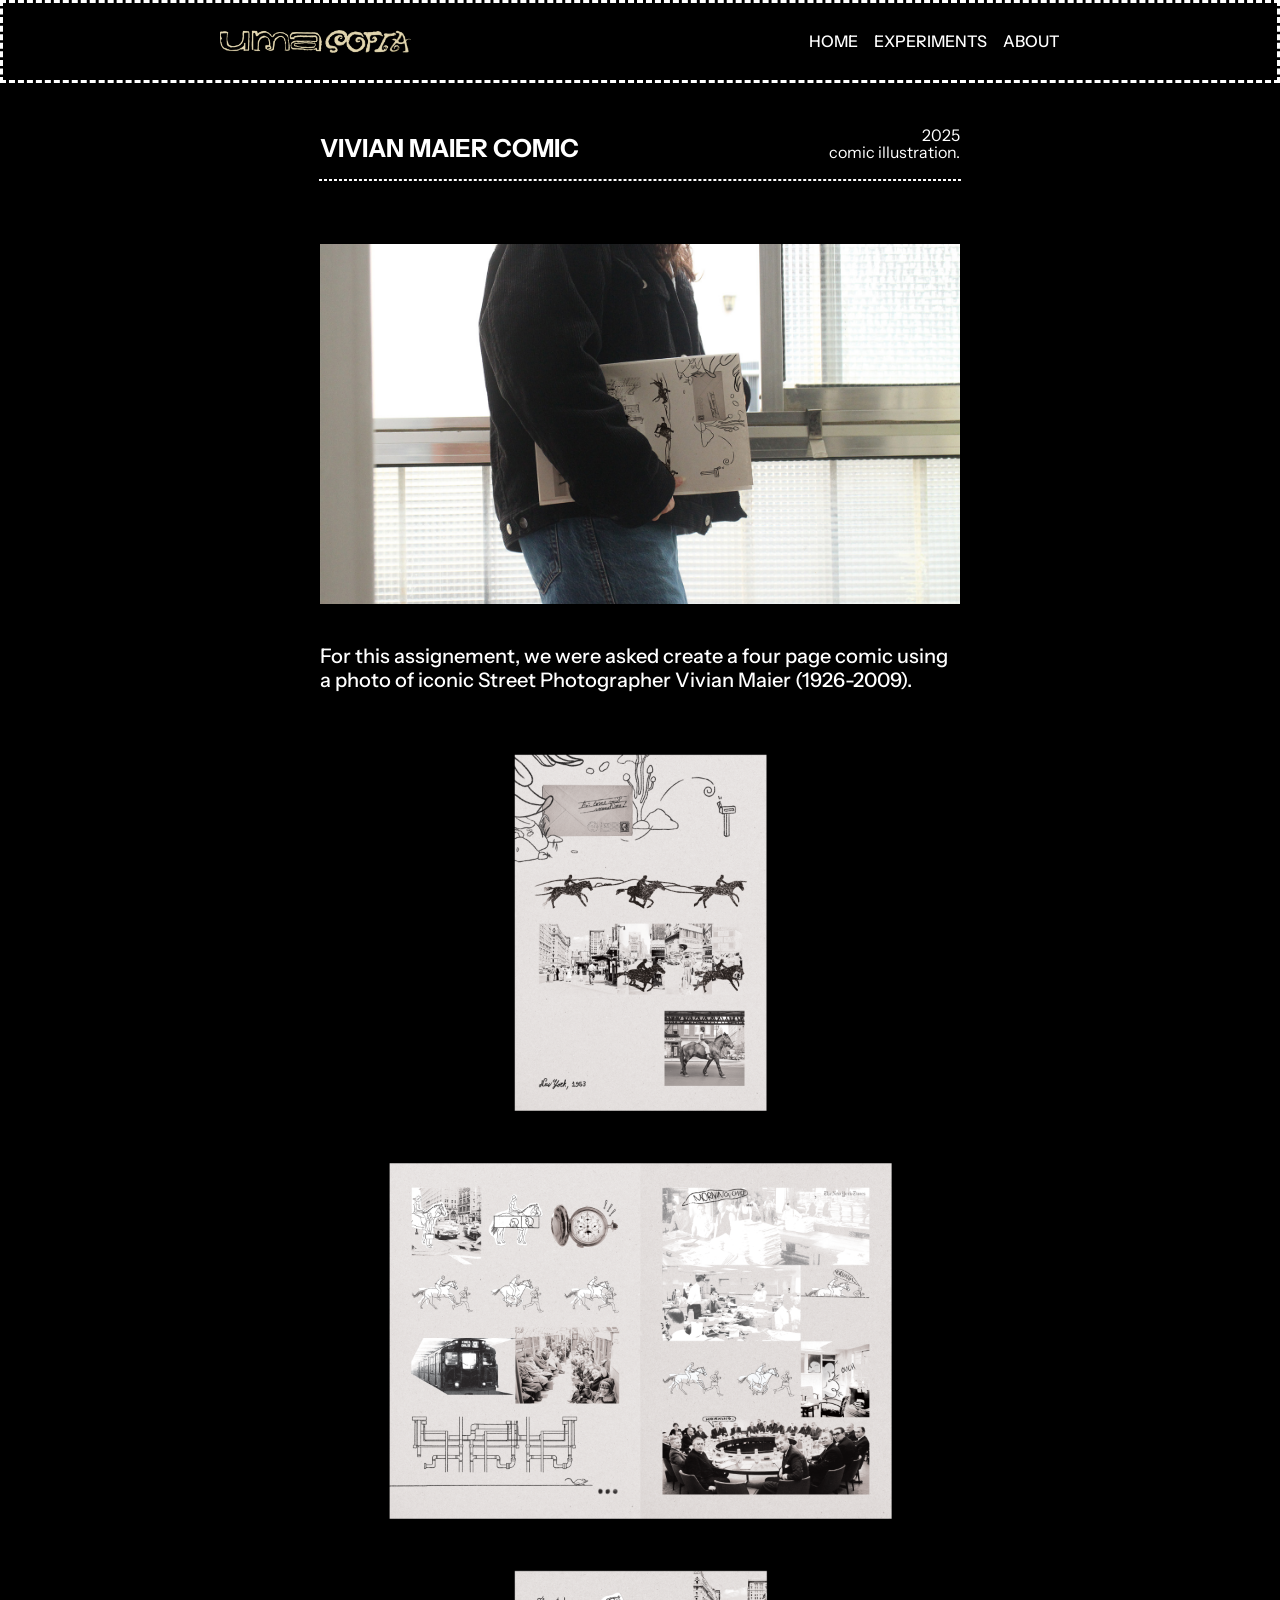
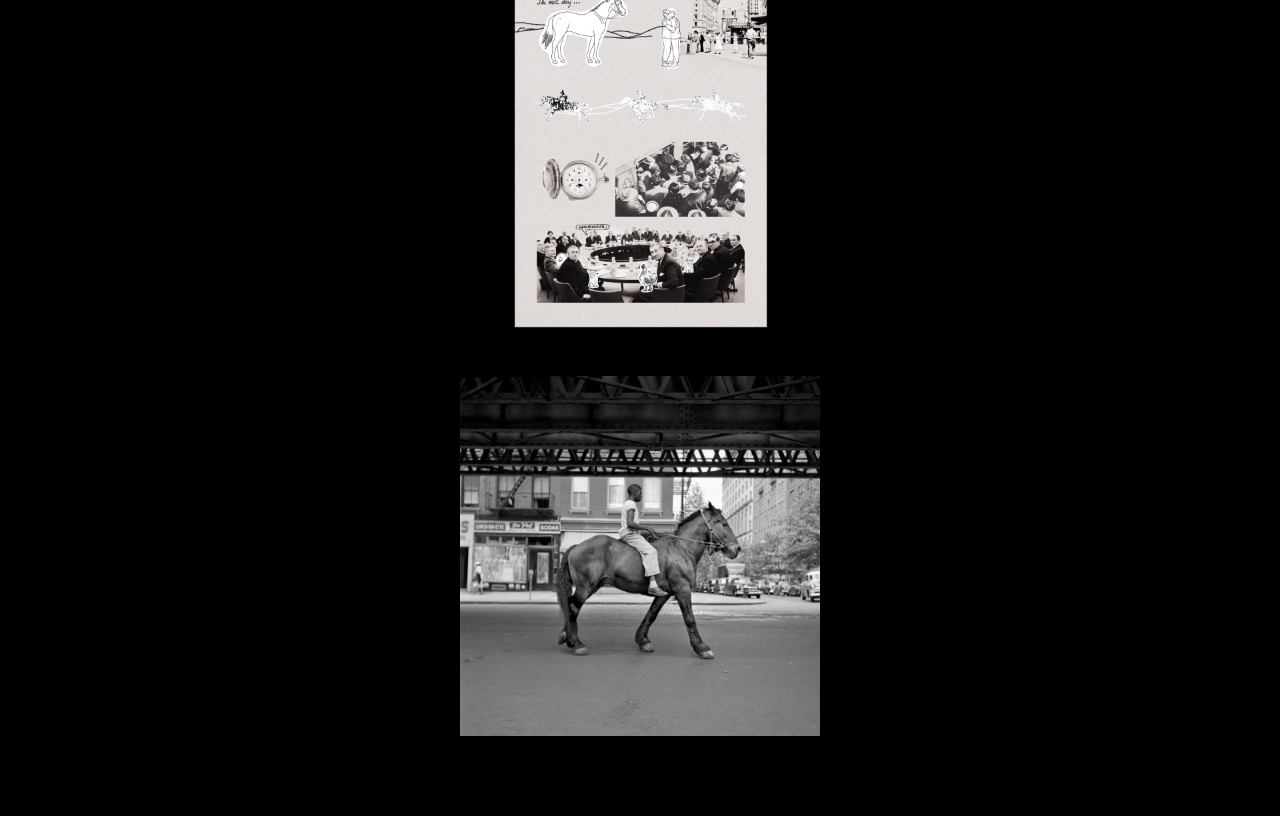
<file: projects/vivian/index.html>
<!doctype html>
<html
  lang="en"
  data-ws-project="d9800cbb-ec6f-452a-b73f-22815c8e0542"
  data-ws-last-published="2026-02-13T12:11:06.647Z"
>
  <head>
    <link
      rel="stylesheet"
      type="text/css"
      href="/assets/static/app_generated_index-6937cd5a.BzCff4a5.css"
    />
    <meta charset="UTF-8" />
    <meta name="viewport" content="width=device-width,initial-scale=1" />
    <link rel="icon" href="/assets/cursor_l_pis_pQJmlRhtnWagqVZP2P8KN.png" />
    <link
      rel="preload"
      href="/assets/InstrumentSans-VariableFont_wdth_wght_bjkMSSnl1UaMa3tkniNEz.ttf"
      as="font"
      crossorigin="anonymous"
    />
    <meta property="og:url" content="https://url/projects/vivian" />
    <meta property="og:title" content="Projects - Vivian" />
    <meta property="og:type" content="website" />
    <meta
      property="og:image"
      content="/assets/ezgif.com-animated-gif-maker_(4)_08IFs58zJqkwACY4hT5p2.gif"
    />
    <meta property="twitter:card" content="summary_large_image" />
    <title>Projects - Vivian</title>
  </head>
  <body class="w-element w-element-24">
    <div class="w-element w-nav-mobile-4">
      <a href="/" class="w-element w-nav-img-4"
        ><img
          alt=""
          width="2533"
          height="311"
          src="/assets/logo_site_CAVALOS_numeyXv65L7ocuNEwutQS.png"
          class="w-image w-image-46"
          sizes="100vw"
          srcset="
            /assets/logo_site_CAVALOS_numeyXv65L7ocuNEwutQS.png   16w,
            /assets/logo_site_CAVALOS_numeyXv65L7ocuNEwutQS.png   32w,
            /assets/logo_site_CAVALOS_numeyXv65L7ocuNEwutQS.png   48w,
            /assets/logo_site_CAVALOS_numeyXv65L7ocuNEwutQS.png   64w,
            /assets/logo_site_CAVALOS_numeyXv65L7ocuNEwutQS.png   96w,
            /assets/logo_site_CAVALOS_numeyXv65L7ocuNEwutQS.png  128w,
            /assets/logo_site_CAVALOS_numeyXv65L7ocuNEwutQS.png  256w,
            /assets/logo_site_CAVALOS_numeyXv65L7ocuNEwutQS.png  384w,
            /assets/logo_site_CAVALOS_numeyXv65L7ocuNEwutQS.png  640w,
            /assets/logo_site_CAVALOS_numeyXv65L7ocuNEwutQS.png  750w,
            /assets/logo_site_CAVALOS_numeyXv65L7ocuNEwutQS.png  828w,
            /assets/logo_site_CAVALOS_numeyXv65L7ocuNEwutQS.png 1080w,
            /assets/logo_site_CAVALOS_numeyXv65L7ocuNEwutQS.png 1200w,
            /assets/logo_site_CAVALOS_numeyXv65L7ocuNEwutQS.png 1920w,
            /assets/logo_site_CAVALOS_numeyXv65L7ocuNEwutQS.png 2048w,
            /assets/logo_site_CAVALOS_numeyXv65L7ocuNEwutQS.png 3840w
          "
          decoding="async"
          loading="lazy"
      /></a>
      <ul class="w-element w-nav-list-4">
        <li class="w-element w-home-14">
          <a href="/" class="w-element w-home-15">Home</a>
        </li>
        <li class="w-element w-experiments-11">
          <a href="/experiments" class="w-element w-experiments-12"
            >Experiments</a
          >
        </li>
        <li class="w-element w-about-11">
          <a href="/about" class="w-element w-about-12">About</a>
        </li>
      </ul>
    </div>
    <div class="w-element w-projects-blocos-template-3">
      <div class="w-element w-vivian-mier-comic">
        <div class="w-element w-text-wrapper-2">
          <div class="w-element w-text-9">
            <p class="w-element w-title-18">Vivian maier comic</p>
            <div class="w-element w-element-43">
              <p class="w-element w-2026-2">2025</p>
              <p class="w-element w-service-7">comic illustration.</p>
            </div>
          </div>
          <hr class="w-element w-element-44" />
        </div>
        <img
          alt=""
          width="1502"
          height="1068"
          src="/assets/IMG_7751_2cOuztLiL3_7ewwhEOpVw.jpg"
          class="w-image w-image-41"
          sizes="100vw"
          srcset="
            /assets/IMG_7751_2cOuztLiL3_7ewwhEOpVw.jpg   16w,
            /assets/IMG_7751_2cOuztLiL3_7ewwhEOpVw.jpg   32w,
            /assets/IMG_7751_2cOuztLiL3_7ewwhEOpVw.jpg   48w,
            /assets/IMG_7751_2cOuztLiL3_7ewwhEOpVw.jpg   64w,
            /assets/IMG_7751_2cOuztLiL3_7ewwhEOpVw.jpg   96w,
            /assets/IMG_7751_2cOuztLiL3_7ewwhEOpVw.jpg  128w,
            /assets/IMG_7751_2cOuztLiL3_7ewwhEOpVw.jpg  256w,
            /assets/IMG_7751_2cOuztLiL3_7ewwhEOpVw.jpg  384w,
            /assets/IMG_7751_2cOuztLiL3_7ewwhEOpVw.jpg  640w,
            /assets/IMG_7751_2cOuztLiL3_7ewwhEOpVw.jpg  750w,
            /assets/IMG_7751_2cOuztLiL3_7ewwhEOpVw.jpg  828w,
            /assets/IMG_7751_2cOuztLiL3_7ewwhEOpVw.jpg 1080w,
            /assets/IMG_7751_2cOuztLiL3_7ewwhEOpVw.jpg 1200w,
            /assets/IMG_7751_2cOuztLiL3_7ewwhEOpVw.jpg 1920w,
            /assets/IMG_7751_2cOuztLiL3_7ewwhEOpVw.jpg 2048w,
            /assets/IMG_7751_2cOuztLiL3_7ewwhEOpVw.jpg 3840w
          "
          decoding="async"
          loading="lazy"
        />
        <p class="w-element w-texto-2">
          For this assignement, we were asked create a four page comic using a
          photo of iconic Street Photographer Vivian Maier (1926-2009).
        </p>
        <div class="w-element w-img-wrapper-1">
          <img
            alt=""
            width="1920"
            height="1080"
            src="/assets/sfdzsfd_PCvO1KZdv7DTs-4CDELGy.png"
            class="w-image w-image-42"
            sizes="100vw"
            srcset="
              /assets/sfdzsfd_PCvO1KZdv7DTs-4CDELGy.png   16w,
              /assets/sfdzsfd_PCvO1KZdv7DTs-4CDELGy.png   32w,
              /assets/sfdzsfd_PCvO1KZdv7DTs-4CDELGy.png   48w,
              /assets/sfdzsfd_PCvO1KZdv7DTs-4CDELGy.png   64w,
              /assets/sfdzsfd_PCvO1KZdv7DTs-4CDELGy.png   96w,
              /assets/sfdzsfd_PCvO1KZdv7DTs-4CDELGy.png  128w,
              /assets/sfdzsfd_PCvO1KZdv7DTs-4CDELGy.png  256w,
              /assets/sfdzsfd_PCvO1KZdv7DTs-4CDELGy.png  384w,
              /assets/sfdzsfd_PCvO1KZdv7DTs-4CDELGy.png  640w,
              /assets/sfdzsfd_PCvO1KZdv7DTs-4CDELGy.png  750w,
              /assets/sfdzsfd_PCvO1KZdv7DTs-4CDELGy.png  828w,
              /assets/sfdzsfd_PCvO1KZdv7DTs-4CDELGy.png 1080w,
              /assets/sfdzsfd_PCvO1KZdv7DTs-4CDELGy.png 1200w,
              /assets/sfdzsfd_PCvO1KZdv7DTs-4CDELGy.png 1920w,
              /assets/sfdzsfd_PCvO1KZdv7DTs-4CDELGy.png 2048w,
              /assets/sfdzsfd_PCvO1KZdv7DTs-4CDELGy.png 3840w
            "
            decoding="async"
            loading="lazy"
          /><img
            alt=""
            width="1920"
            height="1080"
            src="/assets/lsdnksdm_l_tgmp2gSOiWPyQXVLHnpe2.png"
            class="w-image w-image-43"
            sizes="100vw"
            srcset="
              /assets/lsdnksdm_l_tgmp2gSOiWPyQXVLHnpe2.png   16w,
              /assets/lsdnksdm_l_tgmp2gSOiWPyQXVLHnpe2.png   32w,
              /assets/lsdnksdm_l_tgmp2gSOiWPyQXVLHnpe2.png   48w,
              /assets/lsdnksdm_l_tgmp2gSOiWPyQXVLHnpe2.png   64w,
              /assets/lsdnksdm_l_tgmp2gSOiWPyQXVLHnpe2.png   96w,
              /assets/lsdnksdm_l_tgmp2gSOiWPyQXVLHnpe2.png  128w,
              /assets/lsdnksdm_l_tgmp2gSOiWPyQXVLHnpe2.png  256w,
              /assets/lsdnksdm_l_tgmp2gSOiWPyQXVLHnpe2.png  384w,
              /assets/lsdnksdm_l_tgmp2gSOiWPyQXVLHnpe2.png  640w,
              /assets/lsdnksdm_l_tgmp2gSOiWPyQXVLHnpe2.png  750w,
              /assets/lsdnksdm_l_tgmp2gSOiWPyQXVLHnpe2.png  828w,
              /assets/lsdnksdm_l_tgmp2gSOiWPyQXVLHnpe2.png 1080w,
              /assets/lsdnksdm_l_tgmp2gSOiWPyQXVLHnpe2.png 1200w,
              /assets/lsdnksdm_l_tgmp2gSOiWPyQXVLHnpe2.png 1920w,
              /assets/lsdnksdm_l_tgmp2gSOiWPyQXVLHnpe2.png 2048w,
              /assets/lsdnksdm_l_tgmp2gSOiWPyQXVLHnpe2.png 3840w
            "
            decoding="async"
            loading="lazy"
          /><img
            alt=""
            width="1920"
            height="1080"
            src="/assets/reaegz_JfIH0gFbfqqNw2BccA59-.png"
            class="w-image w-image-44"
            sizes="100vw"
            srcset="
              /assets/reaegz_JfIH0gFbfqqNw2BccA59-.png   16w,
              /assets/reaegz_JfIH0gFbfqqNw2BccA59-.png   32w,
              /assets/reaegz_JfIH0gFbfqqNw2BccA59-.png   48w,
              /assets/reaegz_JfIH0gFbfqqNw2BccA59-.png   64w,
              /assets/reaegz_JfIH0gFbfqqNw2BccA59-.png   96w,
              /assets/reaegz_JfIH0gFbfqqNw2BccA59-.png  128w,
              /assets/reaegz_JfIH0gFbfqqNw2BccA59-.png  256w,
              /assets/reaegz_JfIH0gFbfqqNw2BccA59-.png  384w,
              /assets/reaegz_JfIH0gFbfqqNw2BccA59-.png  640w,
              /assets/reaegz_JfIH0gFbfqqNw2BccA59-.png  750w,
              /assets/reaegz_JfIH0gFbfqqNw2BccA59-.png  828w,
              /assets/reaegz_JfIH0gFbfqqNw2BccA59-.png 1080w,
              /assets/reaegz_JfIH0gFbfqqNw2BccA59-.png 1200w,
              /assets/reaegz_JfIH0gFbfqqNw2BccA59-.png 1920w,
              /assets/reaegz_JfIH0gFbfqqNw2BccA59-.png 2048w,
              /assets/reaegz_JfIH0gFbfqqNw2BccA59-.png 3840w
            "
            decoding="async"
            loading="lazy"
          /><img
            alt=""
            width="900"
            height="900"
            src="/assets/image_66_BnMXhTpyUhhbee4Na_mEZ.jpg"
            class="w-image w-image-61"
            sizes="100vw"
            srcset="
              /assets/image_66_BnMXhTpyUhhbee4Na_mEZ.jpg   16w,
              /assets/image_66_BnMXhTpyUhhbee4Na_mEZ.jpg   32w,
              /assets/image_66_BnMXhTpyUhhbee4Na_mEZ.jpg   48w,
              /assets/image_66_BnMXhTpyUhhbee4Na_mEZ.jpg   64w,
              /assets/image_66_BnMXhTpyUhhbee4Na_mEZ.jpg   96w,
              /assets/image_66_BnMXhTpyUhhbee4Na_mEZ.jpg  128w,
              /assets/image_66_BnMXhTpyUhhbee4Na_mEZ.jpg  256w,
              /assets/image_66_BnMXhTpyUhhbee4Na_mEZ.jpg  384w,
              /assets/image_66_BnMXhTpyUhhbee4Na_mEZ.jpg  640w,
              /assets/image_66_BnMXhTpyUhhbee4Na_mEZ.jpg  750w,
              /assets/image_66_BnMXhTpyUhhbee4Na_mEZ.jpg  828w,
              /assets/image_66_BnMXhTpyUhhbee4Na_mEZ.jpg 1080w,
              /assets/image_66_BnMXhTpyUhhbee4Na_mEZ.jpg 1200w,
              /assets/image_66_BnMXhTpyUhhbee4Na_mEZ.jpg 1920w
            "
            decoding="async"
            loading="lazy"
          />
        </div>
      </div>
    </div>
    <script id="vike_pageContext" type="application/json">
      {
        "_urlRewrite": null,
        "pageId": "/pages/projects/vivian",
        "routeParams": {},
        "data": {
          "url": "https://url/projects/vivian",
          "system": {
            "params": {},
            "search": {},
            "origin": "https://url",
            "pathname": "/projects/vivian"
          },
          "resources": {},
          "pageMeta": {
            "title": "Projects - Vivian",
            "description": "!undefined",
            "excludePageFromSearch": "!undefined",
            "language": "!undefined",
            "socialImageAssetName": "ezgif.com-animated-gif-maker_(4)_08IFs58zJqkwACY4hT5p2.gif",
            "socialImageUrl": "!undefined",
            "status": "!undefined",
            "redirect": "!undefined",
            "custom": []
          }
        }
      }
    </script>
    <script id="vike_globalContext" type="application/json">
      {}
    </script>
    <script
      src="/assets/entries/entry-server-routing.Ddnw8JzL.js"
      type="module"
      async
    ></script>
    <link
      rel="modulepreload"
      href="/assets/entries/pages_projects_vivian.DMpx7ODw.js"
      as="script"
      type="text/javascript"
    /><link
      rel="modulepreload"
      href="/assets/chunks/chunk-CTi04G9B.js"
      as="script"
      type="text/javascript"
    />
  </body>
</html>
</file>
<file: assets/static/app_generated_index-6937cd5a.BzCff4a5.css>
@font-face{font-family:Instrument Sans;font-style:normal;font-weight:400 700;font-display:swap;src:url(/assets/InstrumentSans-VariableFont_wdth_wght_bjkMSSnl1UaMa3tkniNEz.ttf) format("truetype")}@layer presets{:root{display:grid;min-height:100%;font-family:Arial,Roboto,sans-serif;font-size:16px;line-height:1.2;white-space:pre-wrap;white-space-collapse:preserve}a.w-element{box-sizing:border-box}b.w-element{font-weight:700;box-sizing:border-box}body.w-element{box-sizing:border-box;-webkit-font-smoothing:antialiased;-moz-osx-font-smoothing:grayscale;margin:0}div.w-element,h1.w-element{box-sizing:border-box}hr.w-element{height:0;color:inherit;box-sizing:border-box}li.w-element,p.w-element,ul.w-element{box-sizing:border-box}img.w-image{box-sizing:border-box;max-width:100%;display:block;height:auto}div.w-html-embed{display:contents;white-space:normal;white-space-collapse:collapse}}@media all{.w-element-1{display:flex;justify-content:center;align-items:center;background-color:#fff}.w-element-2{position:relative;text-align:center;font-weight:900;font-size:8rem;line-height:1;letter-spacing:-.05em}.w-element-3{position:absolute;top:0;right:-.125rem;bottom:0;left:.125rem;opacity:.3}.w-element-4{position:absolute;top:0;right:.125rem;bottom:0;left:-.125rem;opacity:.3}.w-element-5{position:absolute;top:50%;left:0;width:100%;background-color:#fff;height:.375rem}.w-element-6{margin-top:1.5rem;font-weight:700;font-size:1.5rem;line-height:2rem;letter-spacing:.05em;font-family:Instrument Sans,sans-serif}.w-built-with-webstudio{display:inline-flex;row-gap:6px;column-gap:6px;align-items:center;justify-content:center;position:fixed;z-index:1000;padding:6px 10px;right:16px;bottom:16px;color:#fbfcfd;font-family:system-ui,sans-serif;font-size:12px;font-weight:500;line-height:1;border-radius:9px;text-decoration-line:none;-webkit-background-clip:padding-box,border-box;background-clip:padding-box,border-box;background-origin:padding-box,border-box;background-image:linear-gradient(135deg,#4a4efa,#bd2fdb 66%,#ec59ce),linear-gradient(135deg,#92fddc,#7d7ffb 31.94%,#ed72fe 64.24%,#fdd791);border:1px solid transparent;white-space:nowrap}.w-logo{display:block;width:16px;height:16px;flex-shrink:0}.w-element-7{transition-property:all;transition-duration:.2s;transition-timing-function:ease;transition-delay:0ms;transition-behavior:normal;background-color:#f2f2f2;overflow-x:visible;overflow-y:visible;display:flex;flex-wrap:wrap;justify-content:start;align-items:start;min-width:auto;max-width:100%;object-position:48.4% 50%;flex-direction:row;font-family:Arial,Roboto,sans-serif}.w-home{position:relative;left:25%;width:75%;display:flex;flex-direction:column;font-family:Arial,Roboto,sans-serif}.w-projects-blocos-template{display:flex;flex-direction:column;align-items:center;justify-content:space-between;font-family:Arial,Roboto,sans-serif;border-top-style:none;border-right-style:none;border-left-style:none;border-bottom-style:none}.w-cln-2026{display:flex;flex-direction:column;margin:3rem 6rem 5rem;height:auto;transition-property:all;transition-duration:.2s;transition-timing-function:ease;transition-delay:0ms;transition-behavior:normal;width:80%}.w-text-alterar-estilo{display:flex;align-items:start;justify-content:center;font-family:ui-monospace,Cascadia Code,Source Code Pro,Menlo,Consolas,DejaVu Sans Mono,monospace;padding-top:2em;padding-right:2em;padding-left:2em;width:85%;align-self:center}.w-escrever{font-style:normal;font-size:25px;font-weight:400;font-family:Instrument Sans,sans-serif;text-decoration-line:none;text-transform:lowercase}.w-text-year{font-family:Instrument Sans,sans-serif;font-weight:500;align-self:auto;position:relative;top:-25px}.w-text{text-transform:none;display:flex;justify-content:space-between;flex-wrap:wrap;align-self:auto;flex-grow:0;flex-shrink:1;order:1;align-items:baseline;max-height:fit-content;height:fit-content;line-height:1px}.w-service{font-family:Instrument Sans,sans-serif;font-weight:300;text-transform:lowercase}.w-htm-2025{display:flex;flex-direction:column;margin:3rem 6rem 5rem;height:auto;transition-property:all;transition-duration:.2s;transition-timing-function:ease;transition-delay:0ms;transition-behavior:normal;width:80%}.w-text-1{text-transform:none;display:flex;justify-content:space-between;flex-wrap:wrap;align-self:auto;flex-grow:0;flex-shrink:1;order:1;align-items:baseline;max-height:fit-content;height:fit-content;line-height:1px}.w-service-1{font-family:Instrument Sans,sans-serif;font-weight:300;text-transform:lowercase}:root{min-height:100%;font-style:normal}.w-amar-alguem-2024{display:flex;flex-direction:column;margin:3rem 6rem 5rem;height:auto;transition-property:all;transition-duration:.2s;transition-timing-function:ease;transition-delay:0ms;transition-behavior:normal;width:80%}.w-text-2{text-transform:none;display:flex;justify-content:space-between;flex-wrap:wrap;align-self:auto;flex-grow:0;flex-shrink:1;order:1;align-items:baseline;max-height:fit-content;height:fit-content;line-height:1px}.w-service-2{font-family:Instrument Sans,sans-serif;font-weight:300;text-transform:lowercase}.w-text-year-1{font-family:Instrument Sans,sans-serif;font-weight:500;align-self:auto;position:relative;top:-25px}.w-qsdc-2024{display:flex;flex-direction:column;margin:3rem 6rem 5rem;height:auto;transition-property:all;transition-duration:.2s;transition-timing-function:ease;transition-delay:0ms;transition-behavior:normal;width:80%}.w-text-3{text-transform:none;display:flex;justify-content:space-between;flex-wrap:wrap;align-self:auto;flex-grow:0;flex-shrink:1;order:1;align-items:baseline;max-height:fit-content;height:fit-content;line-height:1px}.w-service-3{font-family:Instrument Sans,sans-serif;font-weight:300;text-transform:lowercase}.w-text-year-2{font-family:Instrument Sans,sans-serif;font-weight:500;align-self:auto;position:relative;top:-25px}.w-vivian-2025-to-do{display:flex;flex-direction:column;margin:3rem 6rem 5rem;height:auto;transition-property:all;transition-duration:.2s;transition-timing-function:ease;transition-delay:0ms;transition-behavior:normal;width:80%}.w-text-4{text-transform:none;display:flex;justify-content:space-between;flex-wrap:wrap;align-self:auto;flex-grow:0;flex-shrink:1;order:1;align-items:baseline;max-height:fit-content;height:fit-content;line-height:1px}.w-service-4{font-family:Instrument Sans,sans-serif;font-weight:300;text-transform:lowercase}.w-text-year-3{font-family:Instrument Sans,sans-serif;font-weight:500;align-self:auto;position:relative;top:-25px}.w-element-8{transition-property:all;transition-duration:.2s;transition-timing-function:ease;transition-delay:0ms;transition-behavior:normal;overflow-x:visible;overflow-y:visible;display:flex;flex-wrap:wrap;justify-content:start;align-items:start;min-width:auto;max-width:100%;object-position:48.4% 50%;flex-direction:row;font-family:Arial,Roboto,sans-serif;background-color:#f2f2f2;font-style:normal}.w-sidebar-mobile-hidden{height:96vh;width:25%;background-color:#f2f2f2;display:flex;flex-direction:column;column-gap:3%;row-gap:3%;align-items:center;flex-wrap:nowrap;border-top-style:dashed;border-right-style:dashed;border-left-style:dashed;border-bottom-style:dashed;border-radius:0/0px;border-right-width:medium;border-right-color:unset;position:fixed;justify-content:space-around;align-content:center;outline-style:none;margin-left:1%;margin-top:1%;margin-bottom:1%;max-height:96%;overflow-x:hidden;overflow-y:hidden;object-fit:contain;padding:2%}.w-image-1{top:auto;position:relative;object-fit:contain;width:55%;margin-top:0;align-self:center;display:block;flex-direction:column;flex-wrap:nowrap;justify-content:space-between;align-items:stretch}.w-image-2{object-fit:contain;max-height:18rem;position:relative;width:auto}.w-menu{display:flex;column-gap:8px;row-gap:8px;flex-wrap:wrap;align-items:center;justify-content:center;align-content:center;align-self:center;border-top-style:dashed;border-right-style:dashed;border-left-style:dashed;border-bottom-style:dashed;padding:5px}.w-home-1{font-family:Instrument Sans,sans-serif;font-weight:500;text-transform:uppercase;transition-property:all;transition-duration:.2s;transition-timing-function:ease;transition-delay:0ms;transition-behavior:normal;color:#000;text-decoration-line:none}.w-home-1:hover{background-color:#000;color:#fff;border-radius:0/0px;padding-top:0;padding-bottom:0}.w-experiments{font-family:Instrument Sans,sans-serif;font-weight:500;text-transform:uppercase;transition-property:all;transition-duration:.2s;transition-timing-function:ease;transition-delay:0ms;transition-behavior:normal;color:#000;text-decoration-line:none}.w-experiments:hover{background-color:#000;color:#fff;border-radius:0/0px;padding-top:0;padding-bottom:0}.w-about{font-family:Instrument Sans,sans-serif;font-weight:500;text-transform:uppercase;transition-property:all;transition-duration:.2s;transition-timing-function:ease;transition-delay:0ms;transition-behavior:normal;color:#000;text-decoration-line:none}.w-about:hover{background-color:#000;color:#fff;border-radius:0/0px;padding-top:0;padding-bottom:0}.w-element-9{transition-property:all;transition-duration:.2s;transition-timing-function:ease;transition-delay:0ms;transition-behavior:normal;background-color:#f2f2f2;overflow-x:visible;overflow-y:visible;flex-wrap:wrap;justify-content:start;align-items:start;min-width:auto;max-width:100%;object-position:48.4% 50%;flex-direction:row;font-family:Arial,Roboto,sans-serif}.w-home-2{width:100%;display:flex;flex-direction:column}.w-experiments-1{position:relative;display:flex;flex-direction:column;column-gap:20px;row-gap:20px;width:90%;align-self:center;overflow-x:visible;overflow-y:visible;height:5%;margin-top:4rem}.w-l1{display:flex;justify-content:space-between}.w-element-10{width:30%;display:flex;flex-direction:column;column-gap:0px;row-gap:0px;max-height:fit-content;transition-property:all;transition-duration:.2s;transition-timing-function:ease;transition-delay:0ms;transition-behavior:normal;overflow-x:visible;overflow-y:visible;object-fit:cover}.w-element-10:hover{transition-duration:.2s;transition-timing-function:ease-in;scale:104% 104% 100%;z-index:998;background-image:linear-gradient(#f6f6f6 93%,#fff0)}.w-image-3{align-self:center;object-fit:fill}.w-title{font-family:Instrument Sans,sans-serif;align-self:center;position:relative;top:0;font-weight:600;text-transform:uppercase}.w-subtitle{font-family:Instrument Sans,sans-serif;align-self:center;position:relative;top:-30px;text-transform:capitalize}.w-element-11{width:30%;display:flex;flex-direction:column;column-gap:0px;row-gap:0px;max-height:fit-content;transition-property:all;transition-duration:.2s;transition-timing-function:ease;transition-delay:0ms;transition-behavior:normal;overflow-x:visible;overflow-y:visible;object-fit:cover}.w-element-11:hover{transition-duration:.2s;transition-timing-function:ease-in;scale:104% 104% 100%;z-index:998;background-image:linear-gradient(#f6f6f6 93%,#fff0)}.w-image-4{align-self:center;object-fit:fill}.w-title-1{font-family:Instrument Sans,sans-serif;align-self:center;position:relative;top:0;font-weight:600;text-transform:uppercase}.w-subtitle-1{font-family:Instrument Sans,sans-serif;align-self:center;position:relative;top:-30px;text-transform:uppercase}.w-div-mobile-flex{width:30%;display:none;flex-direction:column;column-gap:0px;row-gap:0px;max-height:fit-content;transition-property:all;transition-duration:.2s;transition-timing-function:ease;transition-delay:0ms;transition-behavior:normal;overflow-x:visible;overflow-y:visible;object-fit:cover}.w-div-mobile-flex:hover{transition-duration:.2s;transition-timing-function:ease-in;scale:104% 104% 100%;z-index:998;background-image:linear-gradient(#f6f6f6 93%,#fff0)}.w-image-5{align-self:center;object-fit:fill}.w-title-2{font-family:Instrument Sans,sans-serif;align-self:center;position:relative;top:0;font-weight:600;text-transform:uppercase}.w-subtitle-2{font-family:Instrument Sans,sans-serif;align-self:center;position:relative;top:-30px;text-transform:uppercase}.w-l2{display:flex;justify-content:space-between;position:relative;top:-3rem}.w-div-mobile-hidden{width:30%;display:flex;flex-direction:column;column-gap:0px;row-gap:0px;max-height:fit-content;transition-property:all;transition-duration:.2s;transition-timing-function:ease;transition-delay:0ms;transition-behavior:normal;overflow-x:visible;overflow-y:visible;object-fit:cover}.w-div-mobile-hidden:hover{transition-duration:.2s;transition-timing-function:ease-in;scale:104% 104% 100%;z-index:998;background-image:linear-gradient(#f6f6f6 93%,#fff0)}.w-image-6{align-self:center;object-fit:fill}.w-title-3{font-family:Instrument Sans,sans-serif;align-self:center;position:relative;top:0;font-weight:600;text-transform:uppercase}.w-subtitle-3{font-family:Instrument Sans,sans-serif;align-self:center;position:relative;top:-30px;text-transform:capitalize}.w-element-12{display:flex;flex-direction:column;column-gap:0px;row-gap:0px;max-height:fit-content;height:100%;width:60%;transition-property:all;transition-duration:.2s;transition-timing-function:ease;transition-delay:0ms;transition-behavior:normal;overflow-x:visible;overflow-y:visible;object-fit:cover}.w-element-12:hover{transition-duration:.2s;transition-timing-function:ease-in;scale:104% 104% 100%;z-index:998;background-image:linear-gradient(#f6f6f6 93%,#fff0)}.w-image-7{align-self:center;object-fit:cover;height:100%}.w-title-4{font-family:Instrument Sans,sans-serif;align-self:center;position:relative;top:0;font-weight:600;text-transform:uppercase}.w-subtitle-4{font-family:Instrument Sans,sans-serif;align-self:center;position:relative;top:-30px;text-transform:uppercase}.w-l3{display:flex;justify-content:space-between;position:relative;top:-6rem;align-items:start}.w-element-13{width:30%;display:flex;flex-direction:column}.w-element-14{width:100%;display:flex;flex-direction:column;column-gap:0px;row-gap:0px;max-height:fit-content;transition-property:all;transition-duration:.2s;transition-timing-function:ease;transition-delay:0ms;transition-behavior:normal;overflow-x:visible;overflow-y:visible;object-fit:cover;margin-bottom:-20px}.w-element-14:hover{transition-duration:.2s;transition-timing-function:ease-in;scale:104% 104% 100%;z-index:998;background-image:linear-gradient(#f6f6f6 93%,#fff0)}.w-image-8{align-self:center;object-fit:fill}.w-title-5{font-family:Instrument Sans,sans-serif;align-self:center;position:relative;top:0;font-weight:600;text-transform:uppercase}.w-subtitle-5{font-family:Instrument Sans,sans-serif;align-self:center;position:relative;top:-30px;text-transform:uppercase}.w-div-mobile-hidden-1{width:100%;display:flex;flex-direction:column;column-gap:0px;row-gap:0px;max-height:fit-content;transition-property:all;transition-duration:.2s;transition-timing-function:ease;transition-delay:0ms;transition-behavior:normal;overflow-x:visible;overflow-y:visible;object-fit:cover;margin-bottom:-20px;position:relative;top:-10px}.w-div-mobile-hidden-1:hover{transition-duration:.2s;transition-timing-function:ease-in;scale:104% 104% 100%;z-index:998;background-image:linear-gradient(#f6f6f6 93%,#fff0)}.w-image-9{align-self:center;object-fit:fill}.w-title-6{font-family:Instrument Sans,sans-serif;align-self:center;position:relative;top:0;font-weight:600;text-transform:uppercase}.w-subtitle-6{font-family:Instrument Sans,sans-serif;align-self:center;position:relative;top:-30px;text-transform:capitalize}.w-div-mobile-flex-1{width:23%;display:none;flex-direction:column;column-gap:0px;row-gap:0px;max-height:fit-content;transition-property:all;transition-duration:.2s;transition-timing-function:ease;transition-delay:0ms;transition-behavior:normal;overflow-x:visible;overflow-y:visible;object-fit:cover}.w-div-mobile-flex-1:hover{transition-duration:.2s;transition-timing-function:ease-in;scale:104% 104% 100%;z-index:998;background-image:linear-gradient(#f6f6f6 93%,#fff0)}.w-image-10{align-self:center;object-fit:fill}.w-title-7{font-family:Instrument Sans,sans-serif;align-self:center;position:relative;top:0;font-weight:600;text-transform:uppercase}.w-subtitle-7{font-family:Instrument Sans,sans-serif;align-self:center;position:relative;top:-30px;text-transform:uppercase}.w-div-mobile-flex-2{width:100%;display:none;flex-direction:column;column-gap:0px;row-gap:0px;max-height:fit-content;transition-property:all;transition-duration:.2s;transition-timing-function:ease;transition-delay:0ms;transition-behavior:normal;overflow-x:visible;overflow-y:visible;object-fit:cover;margin-bottom:-20px;position:relative;top:-10px}.w-div-mobile-flex-2:hover{transition-duration:.2s;transition-timing-function:ease-in;scale:104% 104% 100%;z-index:998;background-image:linear-gradient(#f6f6f6 93%,#fff0)}.w-image-11{align-self:center;object-fit:fill}.w-title-8{font-family:Instrument Sans,sans-serif;align-self:center;position:relative;top:0;font-weight:600;text-transform:uppercase}.w-subtitle-8{font-family:Instrument Sans,sans-serif;align-self:center;position:relative;top:-30px;text-transform:uppercase}.w-element-15{display:inline-flex;flex-direction:column;column-gap:7px;row-gap:7px;max-height:20%;height:40%;width:39%;transition-property:all;transition-duration:.2s;transition-timing-function:ease;transition-delay:0ms;transition-behavior:normal;overflow-x:visible;overflow-y:visible;object-fit:none;position:static;z-index:3}.w-element-15:hover{transition-duration:.2s;transition-timing-function:ease-in;scale:104% 104% 100%;z-index:998;background-image:linear-gradient(#f6f6f6 93%,#fff0)}.w-element-16{display:flex;flex-direction:column;width:100%;column-gap:0px;row-gap:0px;outline-style:none;z-index:45}.w-image-12{align-self:center;object-fit:cover;height:100%}.w-title-9{font-family:Instrument Sans,sans-serif;align-self:center;position:relative;top:0;font-weight:600;text-transform:uppercase}.w-subtitle-9{font-family:Instrument Sans,sans-serif;align-self:center;position:relative;top:-30px;text-transform:capitalize}.w-element-17{display:flex;flex-direction:column;z-index:49}.w-image-13{align-self:center;object-fit:cover;height:100%}.w-title-10{font-family:Instrument Sans,sans-serif;align-self:center;position:relative;top:0;font-weight:600;text-transform:uppercase}.w-subtitle-10{font-family:Instrument Sans,sans-serif;align-self:center;position:relative;top:-30px;text-transform:uppercase}.w-div-mobile-hidden-2{width:23%;display:flex;flex-direction:column;column-gap:0px;row-gap:0px;max-height:fit-content;transition-property:all;transition-duration:.2s;transition-timing-function:ease;transition-delay:0ms;transition-behavior:normal;overflow-x:visible;overflow-y:visible;object-fit:cover}.w-div-mobile-hidden-2:hover{transition-duration:.2s;transition-timing-function:ease-in;scale:104% 104% 100%;z-index:998;background-image:linear-gradient(#f6f6f6 93%,#fff0)}.w-image-14{align-self:center;object-fit:fill}.w-title-11{font-family:Instrument Sans,sans-serif;align-self:center;position:relative;top:0;font-weight:600;text-transform:uppercase}.w-subtitle-11{font-family:Instrument Sans,sans-serif;align-self:center;position:relative;top:-30px;text-transform:uppercase}.w-l4{display:flex;justify-content:space-between;position:relative;top:-9rem}.w-element-18{width:30%;display:flex;flex-direction:column;column-gap:0px;row-gap:0px;max-height:fit-content;transition-property:all;transition-duration:.2s;transition-timing-function:ease;transition-delay:0ms;transition-behavior:normal;overflow-x:visible;overflow-y:visible;object-fit:cover}.w-element-18:hover{transition-duration:.2s;transition-timing-function:ease-in;scale:104% 104% 100%;z-index:998;background-image:linear-gradient(#f6f6f6 93%,#fff0)}.w-image-15{align-self:center;object-fit:fill}.w-title-12{font-family:Instrument Sans,sans-serif;align-self:center;position:relative;top:0;font-weight:600;text-transform:uppercase}.w-subtitle-12{font-family:Instrument Sans,sans-serif;align-self:center;position:relative;top:-30px;text-transform:uppercase}.w-element-19{width:30%;display:flex;flex-direction:column;column-gap:0px;row-gap:0px;max-height:fit-content;transition-property:all;transition-duration:.2s;transition-timing-function:ease;transition-delay:0ms;transition-behavior:normal;overflow-x:visible;overflow-y:visible;object-fit:cover}.w-element-19:hover{transition-duration:.2s;transition-timing-function:ease-in;scale:104% 104% 100%;z-index:998;background-image:linear-gradient(#f6f6f6 93%,#fff0)}.w-image-16{align-self:center;object-fit:fill}.w-title-13{font-family:Instrument Sans,sans-serif;align-self:center;position:relative;top:0;font-weight:600;text-transform:uppercase}.w-subtitle-13{font-family:Instrument Sans,sans-serif;align-self:center;position:relative;top:-30px;text-transform:uppercase}.w-element-20{width:30%;display:flex;flex-direction:column;column-gap:0px;row-gap:0px;max-height:fit-content;transition-property:all;transition-duration:.2s;transition-timing-function:ease;transition-delay:0ms;transition-behavior:normal;overflow-x:visible;overflow-y:visible;object-fit:cover}.w-element-20:hover{transition-duration:.2s;transition-timing-function:ease-in;scale:104% 104% 100%;z-index:998;background-image:linear-gradient(#f6f6f6 93%,#fff0)}.w-image-17{align-self:center;object-fit:fill}.w-title-14{font-family:Instrument Sans,sans-serif;align-self:center;position:relative;top:0;font-weight:600;text-transform:uppercase}.w-subtitle-14{font-family:Instrument Sans,sans-serif;align-self:center;position:relative;top:-30px;text-transform:uppercase}.w-element-21{transition-property:all;transition-duration:.2s;transition-timing-function:ease;transition-delay:0ms;transition-behavior:normal;background-color:#000;overflow-x:visible;overflow-y:visible;display:flex;flex-wrap:wrap;justify-content:start;align-items:center;min-width:auto;max-width:100%;object-position:48.4% 50%;flex-direction:column;font-family:Arial,Roboto,sans-serif;align-content:center}.w-nav-mobile{display:none;font-family:Instrument Sans,sans-serif;text-transform:uppercase;color:#000;text-decoration-line:none;align-items:center;justify-content:space-around;column-gap:0px;row-gap:0px;position:fixed;width:100%;z-index:999;background-image:linear-gradient(#fff,#fff)}.w-nav-img{display:flex}.w-image-18{width:12rem}.w-nav-list{list-style-type:none;display:flex;text-decoration-line:none;flex-wrap:nowrap;align-items:center;justify-content:space-around;align-content:space-between;column-gap:16px;row-gap:16px;font-weight:500;color:#fff}.w-home-3{transition-property:all;transition-duration:.2s;transition-timing-function:ease;transition-delay:0ms;transition-behavior:normal}.w-home-3:hover{background-image:linear-gradient(#000,#000);scale:104.8% 104.8% 100%}.w-home-4{color:#000;text-decoration-line:none}.w-home-4:hover{color:#fff;padding:0}.w-experiments-2{transition-property:all;transition-duration:.2s;transition-timing-function:ease;transition-delay:0ms;transition-behavior:normal}.w-experiments-2:hover{background-image:linear-gradient(#000,#000);scale:104.8% 104.8% 100%}.w-experiments-3{color:#000;text-decoration-line:none}.w-experiments-3:hover{color:#fff;padding:0}.w-about-1{transition-property:all;transition-duration:.2s;transition-timing-function:ease;transition-delay:0ms;transition-behavior:normal}.w-about-1:hover{background-image:linear-gradient(#000,#000);scale:104.8% 104.8% 100%}.w-about-2{color:#000;text-decoration-line:none;display:inline-block}.w-about-2:hover{color:#fff;padding:0}.w-home-5{position:relative;left:0%;width:100%}.w-projects-blocos-template-1{display:flex;flex-direction:column;width:100%;align-items:center;justify-content:center;font-family:Arial,Roboto,sans-serif;background-color:#000}.w-cln-2026-1{display:flex;flex-direction:column;margin:0rem 6rem 5rem;height:auto;transition-property:all;transition-duration:.2s;transition-timing-function:ease;transition-delay:0ms;transition-behavior:normal;width:50%;flex-wrap:nowrap;align-items:center;justify-content:space-between}.w-image-19{height:auto;aspect-ratio:16/9;background-color:#dfe3e6;display:inline-flex;align-self:center}.w-text-5{text-transform:none;display:flex;justify-content:space-between;flex-wrap:wrap;align-self:auto;flex-grow:0;flex-shrink:1;order:1;align-items:center;max-height:fit-content;height:fit-content;line-height:1px;column-gap:0px;row-gap:0px;align-content:center;margin-bottom:0}.w-text-wrapper{align-self:stretch;display:block;margin-top:18%}.w-element-22{display:inline;column-gap:1%;row-gap:1%;color:#fff;flex-direction:column;flex-wrap:nowrap;justify-content:space-between}.w-element-23,.w-element-24,.w-element-25,.w-element-26{transition-property:all;transition-duration:.2s;transition-timing-function:ease;transition-delay:0ms;transition-behavior:normal;background-color:#000;overflow-x:visible;overflow-y:visible;display:flex;flex-wrap:wrap;justify-content:start;align-items:center;min-width:auto;max-width:100%;object-position:48.4% 50%;flex-direction:column;font-family:Arial,Roboto,sans-serif;align-content:center}.w-element-27{max-height:fit-content;flex-direction:column;display:flex;max-width:100%;width:100%}.w-image-20{height:auto;aspect-ratio:16/9;background-color:#dfe3e6}.w-element-28{max-height:fit-content;flex-direction:column;display:flex;max-width:100%;width:100%}.w-image-21{height:auto;aspect-ratio:16/9;background-color:#000}.w-element-29{max-height:fit-content;flex-direction:column;display:flex;max-width:100%;width:100%}.w-image-22{height:auto;aspect-ratio:16/9;background-color:#dfe3e600}.w-element-30{max-height:fit-content;flex-direction:column;display:flex;max-width:100%;width:100%}.w-image-23{height:auto;aspect-ratio:16/9;background-color:#9db3c400;object-fit:contain;background-image:url(/assets/Sem_emo31_zi0lIaJ4-h-jxOf7Vz-14.jpg);background-size:contain}.w-element-31{max-height:fit-content;flex-direction:column;display:flex;max-width:100%;width:100%}.w-image-24{height:auto;aspect-ratio:16/9;background-color:#dfe3e6;object-fit:contain}.w-home-6{position:relative;left:25%;width:75%}.w-about-3{position:relative;display:flex;flex-direction:column;justify-content:center;align-items:center;width:100%;flex-wrap:wrap;align-content:center}.w-about-3:active{transition-duration:.3s;transition-timing-function:linear;transition-property:all;transition-delay:0ms;transition-behavior:normal;display:flex}.w-about-elements{display:flex;flex-direction:column;justify-content:center;column-gap:0;row-gap:0;align-items:center;width:70%;font-family:Arial,Roboto,sans-serif}.w-about-desc{font-size:20px;margin-top:4rem;height:fit-content;max-height:fit-content;font-family:Instrument Sans,sans-serif;font-weight:500;text-wrap:balance}.w-element-32{color:gray;border-top-style:none;border-right-style:none;border-bottom-style:none;border-left-style:none;border-top-color:#000;border-right-color:#000;border-bottom-color:#000;border-left-color:#000;width:100%;outline-offset:0px;outline:thin dashed rgb(0 0 0 / 1)}.w-education{width:100%;display:flex;justify-content:space-between;align-self:auto;flex-grow:1;flex-shrink:0;align-items:baseline;text-transform:none}.w-edu-title{font-family:Instrument Sans,sans-serif;font-weight:600;text-transform:none;font-size:2em}.w-edu-desc{width:60%;display:flex;flex-direction:column;align-items:start;font-family:Instrument Sans,sans-serif;row-gap:0px;column-gap:0px;margin-right:5%}.w-edu-desc-text{text-align:start;font-weight:500;font-size:20px}.w-edu-desc-year{object-position:48.4% 45.8%;margin-top:0;position:relative;top:-10px;font-weight:500;font-style:normal;font-family:Instrument Sans,sans-serif}.w-element-33{color:gray;border-top-style:none;border-right-style:none;border-bottom-style:none;border-left-style:none;border-top-color:#000;border-right-color:#000;border-bottom-color:#000;border-left-color:#000;width:100%;outline-offset:0px;outline:thin dashed rgb(0 0 0 / 1)}.w-experience{width:100%;display:flex;justify-content:space-between;align-self:auto;flex-grow:1;flex-shrink:0;align-items:baseline}.w-edu-title-1{font-family:Instrument Sans,sans-serif;font-weight:600}.w-edu-desc-1{width:60%;display:flex;flex-direction:column;align-items:start;font-family:Instrument Sans,sans-serif;row-gap:0px;column-gap:0px;margin-right:5%}.w-edu-desc-text-1{text-align:start;font-weight:500;font-size:20px}.w-edu-desc-year-1{object-position:48.4% 45.8%;margin-top:0;position:relative;top:-10px;font-weight:500}.w-element-34{color:gray;border-top-style:none;border-right-style:none;border-bottom-style:none;border-left-style:none;border-top-color:#000;border-right-color:#000;border-bottom-color:#000;border-left-color:#000;width:100%;outline-offset:0px;outline:thin dashed rgb(0 0 0 / 1)}.w-contacts{width:100%;display:flex;justify-content:space-between;align-self:auto;flex-grow:1;flex-shrink:0;align-items:baseline;margin-bottom:4rem}.w-contacts-title{font-family:Instrument Sans,sans-serif;font-weight:600}.w-contacts-desc{width:60%;display:flex;flex-direction:column;align-items:start;font-family:Instrument Sans,sans-serif;row-gap:0px;column-gap:0px;margin-right:5%}.w-email{text-align:start;font-weight:500;color:#000;text-decoration-line:none;display:flex}.w-a{text-align:start;font-weight:500;color:#000;text-decoration-line:underline;display:inline-block;font-size:20px}.w-linkedin{text-align:start;font-weight:500;color:#000;text-decoration-line:none;display:flex}.w-a-1{text-align:start;font-weight:500;color:#000;text-decoration-line:underline;display:inline-block;font-size:20px}.w-cv{text-align:start;font-weight:500;color:#000;text-decoration-line:none;display:flex}.w-a-2{color:#000;text-decoration-line:underline;text-align:start;font-weight:500;display:inline-block;font-size:20px}.w-element-35{width:30%;display:flex;flex-direction:column;column-gap:0px;row-gap:0px;max-height:fit-content;transition-property:all;transition-duration:.2s;transition-timing-function:ease;transition-delay:0ms;transition-behavior:normal;overflow-x:visible;overflow-y:visible;object-fit:cover}.w-element-35:hover{transition-duration:.2s;transition-timing-function:ease-in;scale:104% 104% 100%;z-index:998;background-image:linear-gradient(#f6f6f6 93%,#fff0)}.w-image-25{align-self:center;object-fit:fill}.w-title-15{font-family:Instrument Sans,sans-serif;align-self:center;position:relative;top:0;font-weight:600;text-transform:uppercase}.w-subtitle-15{font-family:Instrument Sans,sans-serif;align-self:center;position:relative;top:-30px;text-transform:uppercase}.w-text-6{font-family:Instrument Sans,sans-serif;text-align:center;position:relative;top:auto;display:flex;flex-wrap:wrap;width:17.17rem;max-width:fit-content;align-content:space-between;flex-direction:column;flex-grow:0;flex-shrink:1;align-self:center;bottom:auto;margin-bottom:0%;max-height:fit-content;min-height:fit-content;min-width:fit-content;overflow-x:visible;overflow-y:visible;justify-content:space-between;align-items:center}.w-element-36{position:relative;font-family:Instrument Sans,sans-serif;align-self:auto;display:block;justify-content:center;margin-bottom:auto;bottom:auto;margin-top:auto;line-height:1.2}.w-nav-mobile-1{display:none;font-family:Instrument Sans,sans-serif;text-transform:uppercase;color:#000;text-decoration-line:none;align-items:center;justify-content:space-around;column-gap:0px;row-gap:0px;position:fixed;width:100%;z-index:999;background-image:linear-gradient(#fff,#fff)}.w-nav-img-1{display:flex}.w-image-26{width:12rem}.w-nav-list-1{list-style-type:none;display:flex;text-decoration-line:none;flex-wrap:nowrap;align-items:center;justify-content:space-around;align-content:space-between;column-gap:16px;row-gap:16px;font-weight:500;color:#fff}.w-home-7{transition-property:all;transition-duration:.2s;transition-timing-function:ease;transition-delay:0ms;transition-behavior:normal}.w-home-7:hover{background-image:linear-gradient(#000,#000);scale:104.8% 104.8% 100%}.w-home-8{color:#000;text-decoration-line:none}.w-home-8:hover{color:#fff;padding:0}.w-experiments-4{transition-property:all;transition-duration:.2s;transition-timing-function:ease;transition-delay:0ms;transition-behavior:normal}.w-experiments-4:hover{background-image:linear-gradient(#000,#000);scale:104.8% 104.8% 100%}.w-experiments-5{color:#000;text-decoration-line:none}.w-experiments-5:hover{color:#fff;padding:0}.w-about-4{transition-property:all;transition-duration:.2s;transition-timing-function:ease;transition-delay:0ms;transition-behavior:normal}.w-about-4:hover{background-image:linear-gradient(#000,#000);scale:104.8% 104.8% 100%}.w-about-5{color:#000;text-decoration-line:none;display:inline-block}.w-about-5:hover{color:#fff;padding:0}.w-sidebar-mobile-hidden-1{height:96vh;width:25%;background-color:#f2f2f2;display:flex;flex-direction:column;column-gap:3%;row-gap:3%;align-items:center;flex-wrap:nowrap;border-top-style:dashed;border-right-style:dashed;border-left-style:dashed;border-bottom-style:dashed;border-radius:0/0px;border-right-width:medium;border-right-color:unset;position:fixed;justify-content:space-around;align-content:center;outline-style:none;margin-left:1%;margin-top:1%;margin-bottom:1%;max-height:96%;overflow-x:hidden;overflow-y:hidden;object-fit:contain;padding:2%}.w-image-27{top:auto;position:relative;object-fit:contain;width:55%;margin-top:0;align-self:center;display:block;flex-direction:column;flex-wrap:nowrap;justify-content:space-between;align-items:stretch}.w-image-28{object-fit:contain;max-height:18rem;position:relative;width:auto}.w-text-7{font-family:Instrument Sans,sans-serif;text-align:center;position:relative;top:auto;display:flex;flex-wrap:wrap;width:17.17rem;max-width:fit-content;align-content:space-between;flex-direction:column;flex-grow:0;flex-shrink:1;align-self:center;bottom:auto;margin-bottom:0%;max-height:fit-content;min-height:fit-content;min-width:fit-content;overflow-x:visible;overflow-y:visible;justify-content:space-between;align-items:center}.w-element-37{position:relative;font-family:Instrument Sans,sans-serif;align-self:auto;display:block;justify-content:center;margin-bottom:auto;bottom:auto;margin-top:auto}.w-menu-1{display:flex;column-gap:8px;row-gap:8px;flex-wrap:wrap;align-items:center;justify-content:center;align-content:center;align-self:center;border-top-style:dashed;border-right-style:dashed;border-left-style:dashed;border-bottom-style:dashed;padding:5px 1%;object-position:48.4% 50%;border-left-width:inherit;border-top-color:#000;border-right-color:#000;border-bottom-color:#000;border-left-color:#000;border-top-left-radius:0;outline-style:none;border-top-width:inherit;border-right-width:inherit;border-bottom-width:inherit;position:relative;margin-bottom:0%;bottom:auto}.w-home-9{font-family:Instrument Sans,sans-serif;font-weight:500;text-transform:uppercase;transition-property:all;transition-duration:.2s;transition-timing-function:ease;transition-delay:0ms;transition-behavior:normal;color:#000;text-decoration-line:none}.w-home-9:hover{background-color:#000;color:#fff;border-radius:0/0px;padding-top:0;padding-bottom:0}.w-experiments-6{font-family:Instrument Sans,sans-serif;font-weight:500;text-transform:uppercase;transition-property:all;transition-duration:.2s;transition-timing-function:ease;transition-delay:0ms;transition-behavior:normal;color:#000;text-decoration-line:none}.w-experiments-6:hover{background-color:#000;color:#fff;border-radius:0/0px;padding-top:0;padding-bottom:0}.w-about-6{font-family:Instrument Sans,sans-serif;font-weight:500;text-transform:uppercase;transition-property:all;transition-duration:.2s;transition-timing-function:ease;transition-delay:0ms;transition-behavior:normal;color:#000;text-decoration-line:none}.w-about-6:hover{background-color:#000;color:#fff;border-radius:0/0px;padding-top:0;padding-bottom:0}.w-element-38{color:gray;border-top-style:none;border-right-style:none;border-bottom-style:none;border-left-style:none;border-top-color:#000;border-right-color:#000;border-bottom-color:#000;border-left-color:#000;width:100%;outline-offset:0px;margin-top:1.5em;margin-bottom:4em;outline:thin dashed rgb(255 255 255 / 1)}.w-2026{font-family:Instrument Sans,sans-serif;text-transform:uppercase;font-size:16px;font-weight:400;line-height:1px;align-self:center;text-align:end}.w-title-16{font-family:Instrument Sans,sans-serif;text-transform:uppercase;font-size:25px;font-weight:700;line-height:1px;color:#fff;margin-bottom:0}.w-service-5{font-family:Instrument Sans,sans-serif;font-weight:300;text-transform:lowercase;color:#fff;margin-top:0;margin-bottom:0}.w-texto{font-family:Instrument Sans,sans-serif;margin-top:2em;margin-bottom:3em;font-weight:500;font-size:20px;color:#fff;display:flex;flex-direction:row;flex-wrap:wrap}.w-element-39{display:flex}.w-image-29{height:auto;aspect-ratio:8/9;background-color:#dfe3e600;display:block;align-self:auto;max-width:100%;width:50%;object-fit:contain}.w-image-30,.w-image-31{height:auto;aspect-ratio:16/9;background-color:#0000;display:inline-flex;align-self:center}.w-element-40{display:flex;flex-direction:column;column-gap:3em;row-gap:3em}.w-projects-blocos-template-2{display:flex;flex-direction:column;width:100%;align-items:center;justify-content:center;font-family:Arial,Roboto,sans-serif;background-color:#000}.w-histórias-da-terra-e-do-mar{display:flex;flex-direction:column;margin:0rem 6rem 5rem;height:auto;transition-property:all;transition-duration:.2s;transition-timing-function:ease;transition-delay:0ms;transition-behavior:normal;width:50%;flex-wrap:nowrap;align-items:center;justify-content:space-between}.w-text-wrapper-1{align-self:stretch;display:block;margin-top:18%}.w-text-8{text-transform:none;display:flex;justify-content:space-between;flex-wrap:wrap;align-self:auto;flex-grow:0;flex-shrink:1;order:1;align-items:center;max-height:fit-content;height:fit-content;line-height:1px;column-gap:0px;row-gap:0px;align-content:center;margin-bottom:0}.w-title-17{font-family:Instrument Sans,sans-serif;text-transform:uppercase;font-size:25px;font-weight:700;line-height:1rem;color:#fff;margin-bottom:0}.w-element-41{display:inline;column-gap:1%;row-gap:1%;color:#fff;flex-direction:column;flex-wrap:nowrap;justify-content:space-between}.w-2026-1{font-family:Instrument Sans,sans-serif;text-transform:uppercase;font-size:16px;font-weight:400;line-height:1px;align-self:center;text-align:end}.w-service-6{font-family:Instrument Sans,sans-serif;font-weight:300;text-transform:lowercase;color:#fff;margin-top:0;margin-bottom:0}.w-element-42{color:gray;border-top-style:none;border-right-style:none;border-bottom-style:none;border-left-style:none;border-top-color:#000;border-right-color:#000;border-bottom-color:#000;border-left-color:#000;width:100%;outline-offset:0px;margin-top:1.5em;margin-bottom:4em;outline:thin dashed rgb(255 255 255 / 1)}.w-image-32{height:auto;aspect-ratio:16/9;background-color:#0000;display:inline-flex;align-self:center}.w-texto-1{font-family:Instrument Sans,sans-serif;margin-top:2em;margin-bottom:3em;font-weight:500;font-size:20px;color:#fff;display:flex;flex-direction:row;flex-wrap:wrap}.w-image-33,.w-image-34,.w-image-35,.w-image-36,.w-image-37,.w-image-38,.w-image-39{height:auto;aspect-ratio:16/9;background-color:#0000;display:inline-flex;align-self:center}.w-img-wrapper{display:flex;flex-direction:column;column-gap:3em;row-gap:3em}.w-nav-mobile-2{display:flex;font-family:Instrument Sans,sans-serif;text-transform:uppercase;color:#000;text-decoration-line:none;align-items:center;justify-content:space-around;column-gap:0px;row-gap:0px;position:fixed;z-index:999;background-image:linear-gradient(#000,#000);width:100%;margin-left:0%;padding:1% 3%;margin-top:0%;border-top-color:#fff;border-right-color:#fff;border-bottom-color:#fff;border-left-color:#fff;border-top-style:dashed;border-right-style:dashed;border-left-style:dashed;border-bottom-style:dashed;margin-bottom:3%}.w-nav-img-2{display:flex}.w-image-40{width:12rem}.w-nav-list-2{list-style-type:none;display:flex;text-decoration-line:none;flex-wrap:nowrap;align-items:center;justify-content:space-around;align-content:space-between;column-gap:16px;row-gap:16px;font-weight:500;color:#fff}.w-home-10{transition-property:all;transition-duration:.2s;transition-timing-function:ease;transition-delay:0ms;transition-behavior:normal}.w-home-10:hover{background-image:linear-gradient(#9d9d9d,#9d9d9d);scale:104.8% 104.8% 100%}.w-home-11{color:#fff;text-decoration-line:none}.w-home-11:hover{color:#fff;padding:0}.w-experiments-7{transition-property:all;transition-duration:.2s;transition-timing-function:ease;transition-delay:0ms;transition-behavior:normal}.w-experiments-7:hover{background-image:none;scale:104.8% 104.8% 100%;background-color:#9d9d9d}.w-experiments-8{color:#fff;text-decoration-line:none}.w-experiments-8:hover{color:#fff;padding:0}.w-about-7{transition-property:all;transition-duration:.2s;transition-timing-function:ease;transition-delay:0ms;transition-behavior:normal}.w-about-7:hover{background-image:none;scale:104.8% 104.8% 100%;background-color:#9d9d9d}.w-about-8{color:#fff;text-decoration-line:none;display:inline-block}.w-about-8:hover{color:#fff;padding:0}.w-projects-blocos-template-3{display:flex;flex-direction:column;width:100%;align-items:center;justify-content:center;font-family:Arial,Roboto,sans-serif;background-color:#000}.w-vivian-mier-comic{display:flex;flex-direction:column;margin:0rem 6rem 5rem;height:auto;transition-property:all;transition-duration:.2s;transition-timing-function:ease;transition-delay:0ms;transition-behavior:normal;width:50%;flex-wrap:nowrap;align-items:center;justify-content:space-between}.w-text-wrapper-2{align-self:stretch;display:block;margin-top:18%}.w-text-9{text-transform:none;display:flex;justify-content:space-between;flex-wrap:wrap;align-self:auto;flex-grow:0;flex-shrink:1;order:1;align-items:center;max-height:fit-content;height:fit-content;line-height:1px;column-gap:0px;row-gap:0px;align-content:center;margin-bottom:0}.w-title-18{font-family:Instrument Sans,sans-serif;text-transform:uppercase;font-size:25px;font-weight:700;line-height:1rem;color:#fff;margin-bottom:0}.w-element-43{display:inline;column-gap:1%;row-gap:1%;color:#fff;flex-direction:column;flex-wrap:nowrap;justify-content:space-between}.w-2026-2{font-family:Instrument Sans,sans-serif;text-transform:uppercase;font-size:16px;font-weight:400;line-height:1px;align-self:center;text-align:end}.w-service-7{font-family:Instrument Sans,sans-serif;font-weight:300;text-transform:lowercase;color:#fff;margin-top:0;margin-bottom:0}.w-element-44{color:gray;border-top-style:none;border-right-style:none;border-bottom-style:none;border-left-style:none;border-top-color:#000;border-right-color:#000;border-bottom-color:#000;border-left-color:#000;width:100%;outline-offset:0px;margin-top:1.5em;margin-bottom:4em;outline:thin dashed rgb(255 255 255 / 1)}.w-image-41{height:auto;aspect-ratio:16/9;background-color:#0000;display:inline-flex;align-self:center;object-fit:cover}.w-texto-2{font-family:Instrument Sans,sans-serif;margin-top:2em;margin-bottom:3em;font-weight:500;font-size:20px;color:#fff;display:flex;flex-direction:row;flex-wrap:wrap}.w-img-wrapper-1{display:flex;flex-direction:column;column-gap:3em;row-gap:3em}.w-image-42{height:auto;aspect-ratio:16/9;background-color:#0000;display:inline-flex;align-self:center}.w-image-43{height:auto;aspect-ratio:16/9;background-color:#0000;display:inline-flex;align-self:center;object-fit:contain}.w-image-44{height:auto;aspect-ratio:16/9;background-color:#0000;display:inline-flex;align-self:center}.w-nav-mobile-3{display:flex;font-family:Instrument Sans,sans-serif;text-transform:uppercase;color:#000;text-decoration-line:none;align-items:center;justify-content:space-around;column-gap:0px;row-gap:0px;position:fixed;z-index:999;background-image:linear-gradient(#000,#000);width:100%;margin-left:0%;padding:1% 3%;margin-top:0%;border-top-color:#fff;border-right-color:#fff;border-bottom-color:#fff;border-left-color:#fff;border-top-style:dashed;border-right-style:dashed;border-left-style:dashed;border-bottom-style:dashed;margin-bottom:3%}.w-nav-img-3{display:flex}.w-image-45{width:12rem}.w-nav-list-3{list-style-type:none;display:flex;text-decoration-line:none;flex-wrap:nowrap;align-items:center;justify-content:space-around;align-content:space-between;column-gap:16px;row-gap:16px;font-weight:500;color:#fff}.w-home-12{transition-property:all;transition-duration:.2s;transition-timing-function:ease;transition-delay:0ms;transition-behavior:normal}.w-home-12:hover{background-image:none;scale:104.8% 104.8% 100%;background-color:#c1b55a}.w-home-13{color:#fff;text-decoration-line:none}.w-home-13:hover{color:#fff;padding:0}.w-experiments-9{transition-property:all;transition-duration:.2s;transition-timing-function:ease;transition-delay:0ms;transition-behavior:normal}.w-experiments-9:hover{background-image:none;scale:104.8% 104.8% 100%;background-color:#c1b55a}.w-experiments-10{color:#fff;text-decoration-line:none}.w-experiments-10:hover{color:#fff;padding:0}.w-about-9{transition-property:all;transition-duration:.2s;transition-timing-function:ease;transition-delay:0ms;transition-behavior:normal}.w-about-9:hover{background-image:none;scale:104.8% 104.8% 100%;background-color:#c1b55a}.w-about-10{color:#fff;text-decoration-line:none;display:inline-block}.w-about-10:hover{color:#fff;padding:0}.w-nav-mobile-4{display:flex;font-family:Instrument Sans,sans-serif;text-transform:uppercase;color:#000;text-decoration-line:none;align-items:center;justify-content:space-around;column-gap:0px;row-gap:0px;position:fixed;z-index:999;background-image:linear-gradient(#000,#000);width:100%;margin-left:0%;padding:1% 3%;margin-top:0%;border-top-color:#fff;border-right-color:#fff;border-bottom-color:#fff;border-left-color:#fff;border-top-style:dashed;border-right-style:dashed;border-left-style:dashed;border-bottom-style:dashed;margin-bottom:3%}.w-nav-img-4{display:flex}.w-image-46{width:12rem}.w-nav-list-4{list-style-type:none;display:flex;text-decoration-line:none;flex-wrap:nowrap;align-items:center;justify-content:space-around;align-content:space-between;column-gap:16px;row-gap:16px;font-weight:500;color:#fff}.w-home-14{transition-property:all;transition-duration:.2s;transition-timing-function:ease;transition-delay:0ms;transition-behavior:normal}.w-home-14:hover{background-image:none;scale:104.8% 104.8% 100%;background-color:#aca485}.w-home-15{color:#fff;text-decoration-line:none}.w-home-15:hover{color:#fff;padding:0}.w-experiments-11{transition-property:all;transition-duration:.2s;transition-timing-function:ease;transition-delay:0ms;transition-behavior:normal}.w-experiments-11:hover{background-image:none;scale:104.8% 104.8% 100%;background-color:#aca485}.w-experiments-12{color:#fff;text-decoration-line:none}.w-experiments-12:hover{color:#fff;padding:0}.w-about-11{transition-property:all;transition-duration:.2s;transition-timing-function:ease;transition-delay:0ms;transition-behavior:normal}.w-about-11:hover{background-image:none;scale:104.8% 104.8% 100%;background-color:#aca485}.w-about-12{color:#fff;text-decoration-line:none;display:inline-block}.w-about-12:hover{color:#fff;padding:0}.w-nav-mobile-5{display:flex;font-family:Instrument Sans,sans-serif;text-transform:uppercase;color:#000;text-decoration-line:none;align-items:center;justify-content:space-around;column-gap:0px;row-gap:0px;position:fixed;z-index:999;background-image:linear-gradient(#000,#000);width:100%;margin-left:0%;padding:1% 3%;margin-top:0%;border-top-color:#fff;border-right-color:#fff;border-bottom-color:#fff;border-left-color:#fff;border-top-style:dashed;border-right-style:dashed;border-left-style:dashed;border-bottom-style:dashed;margin-bottom:3%}.w-nav-img-5{display:flex}.w-image-47{width:12rem}.w-nav-list-5{list-style-type:none;display:flex;text-decoration-line:none;flex-wrap:nowrap;align-items:center;justify-content:space-around;align-content:space-between;column-gap:16px;row-gap:16px;font-weight:500;color:#fff}.w-home-16{transition-property:all;transition-duration:.2s;transition-timing-function:ease;transition-delay:0ms;transition-behavior:normal}.w-home-16:hover{background-image:none;scale:104.8% 104.8% 100%;background-color:#6ea778}.w-home-17{color:#fff;text-decoration-line:none}.w-home-17:hover{color:#fff;padding:0}.w-experiments-13{transition-property:all;transition-duration:.2s;transition-timing-function:ease;transition-delay:0ms;transition-behavior:normal}.w-experiments-13:hover{background-image:none;scale:104.8% 104.8% 100%;background-color:#6ea778}.w-experiments-14{color:#fff;text-decoration-line:none}.w-experiments-14:hover{color:#fff;padding:0}.w-about-13{transition-property:all;transition-duration:.2s;transition-timing-function:ease;transition-delay:0ms;transition-behavior:normal}.w-about-13:hover{background-image:none;scale:104.8% 104.8% 100%;background-color:#6ea778}.w-about-14{color:#fff;text-decoration-line:none;display:inline-block}.w-about-14:hover{color:#fff;padding:0}.w-nav-mobile-6{display:flex;font-family:Instrument Sans,sans-serif;text-transform:uppercase;color:#000;text-decoration-line:none;align-items:center;justify-content:space-around;column-gap:0px;row-gap:0px;position:fixed;z-index:999;background-image:linear-gradient(#000,#000);width:100%;margin-left:0%;padding:1% 3%;margin-top:0%;border-top-color:#fff;border-right-color:#fff;border-bottom-color:#fff;border-left-color:#fff;border-top-style:dashed;border-right-style:dashed;border-left-style:dashed;border-bottom-style:dashed;margin-bottom:3%}.w-nav-img-6{display:flex}.w-image-48{width:12rem}.w-nav-list-6{list-style-type:none;display:flex;text-decoration-line:none;flex-wrap:nowrap;align-items:center;justify-content:space-around;align-content:space-between;column-gap:16px;row-gap:16px;font-weight:500;color:#fff}.w-home-18{transition-property:all;transition-duration:.2s;transition-timing-function:ease;transition-delay:0ms;transition-behavior:normal}.w-home-18:hover{background-image:linear-gradient(#e72f58,#e72f58);scale:104.8% 104.8% 100%;background-color:#e72f58}.w-home-19{color:#fff;text-decoration-line:none}.w-home-19:hover{color:#fff;padding:0}.w-experiments-15{transition-property:all;transition-duration:.2s;transition-timing-function:ease;transition-delay:0ms;transition-behavior:normal}.w-experiments-15:hover{background-image:none;scale:104.8% 104.8% 100%;background-color:#e72f58}.w-experiments-16{color:#fff;text-decoration-line:none}.w-experiments-16:hover{color:#fff;padding:0}.w-about-15{transition-property:all;transition-duration:.2s;transition-timing-function:ease;transition-delay:0ms;transition-behavior:normal}.w-about-15:hover{background-image:none;scale:104.8% 104.8% 100%;background-color:#e72f58}.w-about-16{color:#fff;text-decoration-line:none;display:inline-block}.w-about-16:hover{color:#fff;padding:0}.w-home-20{position:relative;left:0%;width:100%}.w-projects-blocos-template-4{display:flex;flex-direction:column;width:100%;align-items:center;justify-content:center;font-family:Arial,Roboto,sans-serif;background-color:#000}.w-quero-sair-de-casa{display:flex;flex-direction:column;margin:0rem 6rem 5rem;height:auto;transition-property:all;transition-duration:.2s;transition-timing-function:ease;transition-delay:0ms;transition-behavior:normal;width:50%;flex-wrap:nowrap;align-items:center;justify-content:space-between}.w-text-wrapper-3{align-self:stretch;display:block;margin-top:18%}.w-text-10{text-transform:none;display:flex;justify-content:space-between;flex-wrap:wrap;align-self:auto;flex-grow:0;flex-shrink:1;order:1;align-items:center;max-height:fit-content;height:fit-content;line-height:1px;column-gap:0px;row-gap:0px;align-content:center;margin-bottom:0}.w-title-19{font-family:Instrument Sans,sans-serif;text-transform:uppercase;font-size:25px;font-weight:700;line-height:1px;color:#fff;margin-bottom:0}.w-element-45{display:inline;column-gap:1%;row-gap:1%;color:#fff;flex-direction:column;flex-wrap:nowrap;justify-content:space-between}.w-2026-3{font-family:Instrument Sans,sans-serif;text-transform:uppercase;font-size:16px;font-weight:400;line-height:1px;align-self:center;text-align:end}.w-service-8{font-family:Instrument Sans,sans-serif;font-weight:300;text-transform:lowercase;color:#fff;margin-top:0;margin-bottom:0}.w-element-46{color:gray;border-top-style:none;border-right-style:none;border-bottom-style:none;border-left-style:none;border-top-color:#000;border-right-color:#000;border-bottom-color:#000;border-left-color:#000;width:100%;outline-offset:0px;margin-top:1.5em;margin-bottom:4em;outline:thin dashed rgb(255 255 255 / 1)}.w-image-49{height:auto;aspect-ratio:16/9;background-color:#0000;display:inline-flex;align-self:center;object-fit:contain}.w-texto-3{font-family:Instrument Sans,sans-serif;margin-top:2em;margin-bottom:3em;font-weight:500;font-size:20px;color:#fff;display:flex;flex-direction:row;flex-wrap:wrap}.w-element-47{display:flex;flex-direction:column;column-gap:3em;row-gap:3em}.w-image-50,.w-image-51{height:auto;aspect-ratio:16/9;background-color:#0000;display:inline-flex;align-self:center;object-fit:contain}.w-text-year-4{font-family:Instrument Sans,sans-serif;font-weight:500;align-self:auto;position:relative;top:-25px}.w-element-48,.w-element-49{color:#000;text-decoration-line:none;display:inline-block}.w-title-20{font-family:Instrument Sans,sans-serif;text-transform:uppercase;font-size:25px;font-weight:600;line-height:1rem}.w-title-21{font-family:Instrument Sans,sans-serif;text-transform:uppercase;font-size:25px;font-weight:600;line-height:1px}.w-element-50{color:#000;text-decoration-line:none;display:inline-block}.w-title-22{font-family:Instrument Sans,sans-serif;text-transform:uppercase;font-size:25px;font-weight:600;line-height:1rem}.w-element-51{color:#000;text-decoration-line:none;display:inline-block}.w-title-23{font-family:Instrument Sans,sans-serif;text-transform:uppercase;font-size:25px;font-weight:600;line-height:1rem}.w-element-52{color:#000;text-decoration-line:none;display:inline-block}.w-title-24{font-family:Instrument Sans,sans-serif;text-transform:uppercase;font-size:25px;font-weight:600;line-height:1rem}.w-nav-mobile-7{display:flex;font-family:Instrument Sans,sans-serif;text-transform:uppercase;color:#000;text-decoration-line:none;align-items:center;justify-content:space-around;column-gap:0px;row-gap:0px;position:fixed;width:100%;z-index:999;background-image:none;border-top-style:dashed;border-right-style:dashed;border-left-style:dashed;border-bottom-style:dashed;padding:1% 3%;margin-right:2%;background-color:#f2f2f2;margin-top:.5%}.w-nav-img-7{display:flex}.w-image-52{width:12rem}.w-nav-list-7{list-style-type:none;display:flex;text-decoration-line:none;flex-wrap:nowrap;align-items:center;justify-content:space-around;align-content:space-between;column-gap:16px;row-gap:16px;font-weight:500;color:#fff}.w-home-21{transition-property:all;transition-duration:.2s;transition-timing-function:ease;transition-delay:0ms;transition-behavior:normal}.w-home-21:hover{background-image:linear-gradient(#000,#000);scale:104.8% 104.8% 100%}.w-home-22{color:#000;text-decoration-line:none}.w-home-22:hover{color:#fff;padding:0}.w-experiments-17{transition-property:all;transition-duration:.2s;transition-timing-function:ease;transition-delay:0ms;transition-behavior:normal}.w-experiments-17:hover{background-image:linear-gradient(#000,#000);scale:104.8% 104.8% 100%}.w-experiments-18{color:#000;text-decoration-line:none}.w-experiments-18:hover{color:#fff;padding:0}.w-about-17{transition-property:all;transition-duration:.2s;transition-timing-function:ease;transition-delay:0ms;transition-behavior:normal}.w-about-17:hover{background-image:linear-gradient(#000,#000);scale:104.8% 104.8% 100%}.w-about-18{color:#000;text-decoration-line:none;display:inline-block}.w-about-18:hover{color:#fff;padding:0}.w-image-53,.w-image-54,.w-image-55,.w-image-56,.w-image-57{height:auto;aspect-ratio:16/9;background-color:#0000;display:inline-flex;align-self:center;object-fit:contain}.w-home-23{position:relative;left:0%;width:100%}.w-projects-blocos-template-5{display:flex;flex-direction:column;width:100%;align-items:center;justify-content:center;font-family:Arial,Roboto,sans-serif;background-color:#000}.w-quero-sair-de-casa-1{display:flex;flex-direction:column;margin:0rem 6rem 5rem;height:auto;transition-property:all;transition-duration:.2s;transition-timing-function:ease;transition-delay:0ms;transition-behavior:normal;width:50%;flex-wrap:nowrap;align-items:center;justify-content:space-between}.w-text-wrapper-4{align-self:stretch;display:block;margin-top:18%}.w-text-11{text-transform:none;display:flex;justify-content:space-between;flex-wrap:wrap;align-self:auto;flex-grow:0;flex-shrink:1;order:1;align-items:center;max-height:fit-content;height:fit-content;line-height:1px;column-gap:0px;row-gap:0px;align-content:center;margin-bottom:0}.w-title-25{font-family:Instrument Sans,sans-serif;text-transform:uppercase;font-size:25px;font-weight:700;line-height:1px;color:#fff;margin-bottom:0}.w-element-53{display:inline;column-gap:1%;row-gap:1%;color:#fff;flex-direction:column;flex-wrap:nowrap;justify-content:space-between}.w-2026-4{font-family:Instrument Sans,sans-serif;text-transform:uppercase;font-size:16px;font-weight:400;line-height:1px;align-self:center;text-align:end}.w-service-9{font-family:Instrument Sans,sans-serif;font-weight:300;text-transform:lowercase;color:#fff;margin-top:0;margin-bottom:0}.w-element-54{color:gray;border-top-style:none;border-right-style:none;border-bottom-style:none;border-left-style:none;border-top-color:#000;border-right-color:#000;border-bottom-color:#000;border-left-color:#000;width:100%;outline-offset:0px;margin-top:1.5em;margin-bottom:4em;outline:thin dashed rgb(255 255 255 / 1)}.w-element-55{display:flex;flex-direction:column;column-gap:3em;row-gap:3em}.w-image-58,.w-image-59{height:auto;aspect-ratio:auto;background-color:#0000;display:inline-flex;align-self:center;object-fit:contain}.w-texto-4{font-family:Instrument Sans,sans-serif;margin-top:2em;margin-bottom:3em;font-weight:500;font-size:20px;color:#fff;display:flex;flex-direction:row;flex-wrap:wrap}.w-image-60{height:auto;aspect-ratio:auto;background-color:#0000;display:inline-flex;align-self:center;object-fit:contain}.w-element-56{font-weight:500;text-transform:none}.w-image-61{height:auto;aspect-ratio:16/9;background-color:#0000;display:inline-flex;align-self:center;object-fit:contain}.w-image-62{height:auto;aspect-ratio:8/9;background-color:#dfe3e600;display:block;align-self:auto;max-width:100%;width:50%;object-fit:contain}}@media all and (max-width: 1140px){.w-cln-2026{margin-bottom:3rem}.w-service,.w-service-1,.w-service-2,.w-service-3,.w-service-4{align-self:flex-start}.w-sidebar-mobile-hidden{overflow-x:visible;overflow-y:visible;justify-content:space-around;column-gap:3%;row-gap:3%;padding-top:2%;padding-bottom:2%}.w-image-1{top:0}.w-image-2{display:flex}.w-menu{width:10rem;justify-content:space-around}.w-element-15{flex-wrap:wrap;align-content:center;justify-content:space-between;align-self:center}.w-element-16,.w-element-17{position:relative;top:-2rem}.w-l4{top:-10rem}.w-image-19{object-fit:contain;background-color:#dfe3e600}.w-edu-desc-year{top:-10px}.w-experience{margin-bottom:0}.w-edu-desc-year-1{top:-10px}.w-contacts{margin-bottom:4rem}.w-text-6{margin-bottom:0%;justify-content:space-between;align-items:center;align-content:space-between;bottom:auto}.w-element-36{font-family:Instrument Sans,sans-serif;margin-top:0;margin-bottom:0}.w-sidebar-mobile-hidden-1{overflow-x:visible;overflow-y:visible;justify-content:space-around;column-gap:3%;row-gap:3%;padding-top:2%;padding-bottom:2%}.w-image-27{top:0}.w-image-28{display:flex}.w-text-7{margin-bottom:0%;justify-content:space-between;align-items:center;align-content:space-between;bottom:auto}.w-element-37{font-family:Instrument Sans,sans-serif;margin-top:0;margin-bottom:0}.w-menu-1{width:auto;justify-content:center}.w-2026,.w-title-16{font-size:20px}.w-service-5{align-self:flex-start}.w-texto{font-size:16px}.w-image-29,.w-image-30,.w-image-31{object-fit:contain;background-color:#dfe3e600}.w-title-17,.w-2026-1{font-size:20px}.w-service-6{align-self:flex-start}.w-image-32{object-fit:contain;background-color:#dfe3e600}.w-texto-1{font-size:16px}.w-image-33,.w-image-34,.w-image-35,.w-image-36,.w-image-37,.w-image-38,.w-image-39{object-fit:contain;background-color:#dfe3e600}.w-title-18,.w-2026-2{font-size:20px}.w-service-7{align-self:flex-start}.w-image-41{object-fit:contain;background-color:#dfe3e600}.w-texto-2{font-size:16px}.w-image-42,.w-image-43,.w-image-44{object-fit:contain;background-color:#dfe3e600}.w-title-19,.w-2026-3{font-size:20px}.w-service-8{align-self:flex-start}.w-image-49{object-fit:contain;background-color:#dfe3e600}.w-texto-3{font-size:16px}.w-image-50,.w-image-51{object-fit:contain;background-color:#dfe3e600}.w-title-20,.w-title-21,.w-title-22,.w-title-23,.w-title-24{font-size:20px}.w-image-53,.w-image-54,.w-image-55,.w-image-56,.w-image-57{object-fit:contain;background-color:#dfe3e600}.w-title-25,.w-2026-4{font-size:20px}.w-service-9{align-self:flex-start}.w-image-58,.w-image-59{object-fit:contain;background-color:#dfe3e600}.w-texto-4{font-size:16px}.w-image-60,.w-image-61,.w-image-62{object-fit:contain;background-color:#dfe3e600}}@media all and (max-width: 991px){.w-home{width:100%;left:0%}.w-cln-2026{height:auto;width:80%}.w-text-alterar-estilo{padding-top:10em;position:relative}.w-escrever{margin-top:0}.w-htm-2025,.w-amar-alguem-2024,.w-qsdc-2024,.w-vivian-2025-to-do{height:auto;width:80%}.w-sidebar-mobile-hidden{display:none}.w-home-2{width:100%;left:0%}.w-experiments-1{margin-top:6rem}.w-title{top:-10px}.w-subtitle{top:-40px}.w-title-1{top:-10px}.w-subtitle-1{top:-40px}.w-title-2{top:-10px}.w-subtitle-2{top:-40px}.w-title-3{top:-10px}.w-subtitle-3{top:-40px}.w-title-4{top:-10px}.w-subtitle-4{top:-40px}.w-element-14{margin-bottom:-40px}.w-title-5{top:-10px}.w-subtitle-5{top:-40px}.w-div-mobile-hidden-1{margin-bottom:-40px;top:-5px}.w-title-6{top:-10px}.w-subtitle-6{top:-40px}.w-title-7{top:-10px}.w-subtitle-7{top:-40px}.w-div-mobile-flex-2{margin-bottom:-40px;top:-5px}.w-title-8{top:-10px}.w-subtitle-8{top:-40px}.w-element-15{align-items:center}.w-element-16{top:0rem}.w-title-9{top:-10px}.w-subtitle-9{top:-40px}.w-title-10{top:-10px}.w-subtitle-10{top:-40px}.w-title-11{top:-10px}.w-subtitle-11{top:-40px}.w-l4{top:-11rem}.w-title-12{top:-10px}.w-subtitle-12{top:-40px}.w-title-13{top:-10px}.w-subtitle-13{top:-40px}.w-title-14{top:-10px}.w-subtitle-14{top:-40px}.w-nav-mobile{display:flex;flex-wrap:nowrap;justify-content:space-around;position:fixed;width:97%;background-color:#f2f2f2;z-index:999;padding:1% 3%;background-image:linear-gradient(#fff0,#fff0);border-top-style:dashed;border-right-style:dashed;border-left-style:dashed;border-bottom-style:dashed;margin-top:1%;margin-left:2%;margin-right:0%;column-gap:2%;row-gap:0%}.w-image-18{height:auto;min-height:auto;width:10rem}.w-nav-list{flex-wrap:nowrap;font-family:Instrument Sans,sans-serif;text-transform:uppercase;font-weight:500;column-gap:40px;row-gap:40px;padding-left:0}.w-home-4,.w-experiments-3,.w-about-2{color:#000;text-decoration-line:none}.w-home-5{width:100%;left:0%}.w-cln-2026-1{height:auto;width:80%}.w-image-19,.w-image-20,.w-image-21,.w-image-22,.w-image-23,.w-image-24{height:auto;width:auto}.w-home-6{width:100%;left:0%;display:flex;flex-direction:column;flex-wrap:wrap;align-content:space-between;justify-content:space-between;row-gap:0px;column-gap:0px}.w-about-3{margin-top:6%}.w-about-elements{margin-top:0rem}.w-edu-desc-year,.w-edu-desc-year-1{position:relative}.w-title-15{top:-10px}.w-subtitle-15{top:-40px}.w-nav-mobile-1{display:flex;flex-wrap:nowrap;justify-content:space-around;position:fixed;width:97%;background-color:#f2f2f2;z-index:999;padding:1% 3%;background-image:linear-gradient(#fff0,#fff0);border-top-style:dashed;border-right-style:dashed;border-left-style:dashed;border-bottom-style:dashed;margin-top:1%;margin-left:2%;margin-right:0%;column-gap:2%;row-gap:0%}.w-image-26{height:auto;min-height:auto;width:10rem}.w-nav-list-1{flex-wrap:nowrap;font-family:Instrument Sans,sans-serif;text-transform:uppercase;font-weight:500;column-gap:40px;row-gap:40px;padding-left:0}.w-home-8,.w-experiments-5,.w-about-5{color:#000;text-decoration-line:none}.w-sidebar-mobile-hidden-1{display:none}.w-element-38{margin-bottom:1.5em;margin-top:1.5em}.w-image-29,.w-image-30,.w-image-31{height:auto;width:auto}.w-histórias-da-terra-e-do-mar{height:auto;width:80%}.w-element-42{margin-bottom:1.5em;margin-top:1.5em}.w-image-32,.w-image-33,.w-image-34,.w-image-35,.w-image-36,.w-image-37,.w-image-38,.w-image-39{height:auto;width:auto}.w-nav-mobile-2{display:flex;flex-wrap:nowrap;justify-content:space-around;position:fixed;width:100%;background-color:#fff;z-index:999;padding:5px}.w-image-40{height:auto;min-height:auto;width:10rem}.w-nav-list-2{flex-wrap:nowrap;font-family:Instrument Sans,sans-serif;text-transform:uppercase;font-weight:500;column-gap:40px;row-gap:40px;padding-left:0}.w-home-11,.w-experiments-8,.w-about-8{text-decoration-line:none}.w-vivian-mier-comic{height:auto;width:80%}.w-element-44{margin-bottom:1.5em;margin-top:1.5em}.w-image-41,.w-image-42,.w-image-43,.w-image-44{height:auto;width:auto}.w-nav-mobile-3{display:flex;flex-wrap:nowrap;justify-content:space-around;position:fixed;width:100%;background-color:#fff;z-index:999;padding:5px}.w-image-45{height:auto;min-height:auto;width:10rem}.w-nav-list-3{flex-wrap:nowrap;font-family:Instrument Sans,sans-serif;text-transform:uppercase;font-weight:500;column-gap:40px;row-gap:40px;padding-left:0}.w-home-13,.w-experiments-10,.w-about-10{text-decoration-line:none}.w-nav-mobile-4{display:flex;flex-wrap:nowrap;justify-content:space-around;position:fixed;width:100%;background-color:#fff;z-index:999;padding:5px}.w-image-46{height:auto;min-height:auto;width:10rem}.w-nav-list-4{flex-wrap:nowrap;font-family:Instrument Sans,sans-serif;text-transform:uppercase;font-weight:500;column-gap:40px;row-gap:40px;padding-left:0}.w-home-15,.w-experiments-12,.w-about-12{text-decoration-line:none}.w-nav-mobile-5{display:flex;flex-wrap:nowrap;justify-content:space-around;position:fixed;width:100%;background-color:#fff;z-index:999;padding:5px}.w-image-47{height:auto;min-height:auto;width:10rem}.w-nav-list-5{flex-wrap:nowrap;font-family:Instrument Sans,sans-serif;text-transform:uppercase;font-weight:500;column-gap:40px;row-gap:40px;padding-left:0}.w-home-17,.w-experiments-14,.w-about-14{text-decoration-line:none}.w-nav-mobile-6{display:flex;flex-wrap:nowrap;justify-content:space-around;position:fixed;width:100%;background-color:#fff;z-index:999;padding:5px}.w-image-48{height:auto;min-height:auto;width:10rem}.w-nav-list-6{flex-wrap:nowrap;font-family:Instrument Sans,sans-serif;text-transform:uppercase;font-weight:500;column-gap:40px;row-gap:40px;padding-left:0}.w-home-19,.w-experiments-16,.w-about-16{text-decoration-line:none}.w-home-20{width:100%;left:0%}.w-quero-sair-de-casa{height:auto;width:80%}.w-element-46{margin-bottom:1.5em;margin-top:1.5em}.w-image-49,.w-image-50,.w-image-51{height:auto;width:auto}.w-nav-mobile-7{display:flex;flex-wrap:nowrap;justify-content:space-around;position:fixed;width:97%;background-color:#f2f2f2;z-index:999;padding:1% 3%;background-image:linear-gradient(#fff0,#fff0);border-top-style:dashed;border-right-style:dashed;border-left-style:dashed;border-bottom-style:dashed;margin-top:1%;margin-left:2%;margin-right:0%;column-gap:2%;row-gap:0%}.w-image-52{height:auto;min-height:auto;width:10rem}.w-nav-list-7{flex-wrap:nowrap;font-family:Instrument Sans,sans-serif;text-transform:uppercase;font-weight:500;column-gap:40px;row-gap:40px;padding-left:0}.w-home-22,.w-experiments-18,.w-about-18{color:#000;text-decoration-line:none}.w-image-53,.w-image-54,.w-image-55,.w-image-56,.w-image-57{height:auto;width:auto}.w-home-23{width:100%;left:0%}.w-quero-sair-de-casa-1{height:auto;width:80%}.w-element-54{margin-bottom:1.5em;margin-top:1.5em}.w-image-58,.w-image-59,.w-image-60{height:auto;width:auto}.w-element-56{display:inline}.w-image-61,.w-image-62{height:auto;width:auto}}@media all and (max-width: 850px){.w-cln-2026{height:auto;width:90%;margin-top:2rem}.w-text-alterar-estilo{width:100%;padding-top:4em}.w-escrever{font-size:20px;font-weight:400;margin-top:1em}.w-text-year{margin-bottom:0}.w-htm-2025,.w-amar-alguem-2024,.w-qsdc-2024,.w-vivian-2025-to-do{height:auto;width:90%}.w-menu{text-align:center;align-items:center;align-content:center;justify-content:space-around}.w-experiments-1{margin-top:4rem}.w-l1{flex-wrap:wrap}.w-element-10{width:40%;display:flex;column-gap:8px;row-gap:8px}.w-title{font-size:10px;top:-10px}.w-subtitle{font-size:10px;top:-40px}.w-element-11{width:40%;display:flex;column-gap:8px;row-gap:8px}.w-title-1{font-size:10px;top:-10px}.w-subtitle-1{font-size:10px;top:-40px}.w-div-mobile-flex{width:40%;display:flex;column-gap:8px;row-gap:8px}.w-title-2{font-size:10px;top:-10px}.w-subtitle-2{font-size:10px;top:-40px}.w-l2{justify-content:center}.w-div-mobile-hidden{width:40%;display:none;column-gap:8px;row-gap:8px}.w-title-3{font-size:10px;top:-10px}.w-subtitle-3{font-size:10px;top:-40px}.w-element-12{column-gap:8px;row-gap:8px;width:80%;align-self:center}.w-title-4{font-size:10px;top:-10px}.w-subtitle-4{font-size:10px;top:-40px}.w-l3{flex-direction:column;align-self:stretch;order:0;flex-wrap:nowrap;align-content:center}.w-element-13{width:100%;flex-direction:row;justify-content:space-around;align-items:end}.w-element-14{width:40%;display:flex;column-gap:8px;row-gap:8px;margin-bottom:0}.w-title-5{font-size:10px;top:-10px}.w-subtitle-5{font-size:10px;top:-40px}.w-div-mobile-hidden-1{width:40%;display:none;column-gap:8px;row-gap:8px;top:0}.w-title-6{font-size:10px;top:-10px}.w-subtitle-6{font-size:10px;top:-40px}.w-div-mobile-flex-1{width:25%;display:flex;column-gap:8px;row-gap:8px}.w-title-7{font-size:10px;top:-10px}.w-subtitle-7{font-size:10px;top:-40px}.w-div-mobile-flex-2{width:80%;display:flex;column-gap:8px;row-gap:8px;top:0;align-self:center}.w-title-8{font-size:10px;top:-10px}.w-subtitle-8{font-size:10px;top:-40px}.w-element-15{column-gap:8px;row-gap:8px;width:80%}.w-element-16{position:relative;column-gap:8px;row-gap:8px}.w-title-9{font-size:10px;top:-10px}.w-subtitle-9{font-size:10px;top:-40px}.w-element-17{position:relative;column-gap:8px;row-gap:8px}.w-title-10{font-size:10px;top:-10px}.w-subtitle-10{font-size:10px;top:-40px}.w-div-mobile-hidden-2{width:40%;display:none;column-gap:8px;row-gap:8px}.w-title-11{font-size:10px;top:-10px}.w-subtitle-11{font-size:10px;top:-40px}.w-l4{flex-wrap:wrap;justify-content:space-around}.w-element-18{width:40%;display:flex;column-gap:8px;row-gap:8px}.w-title-12{font-size:10px;top:-10px}.w-subtitle-12{font-size:10px;top:-40px}.w-element-19{width:40%;display:flex;column-gap:8px;row-gap:8px}.w-title-13{font-size:10px;top:-10px}.w-subtitle-13{font-size:10px;top:-40px}.w-element-20{width:40%;display:flex;column-gap:8px;row-gap:8px}.w-title-14{font-size:10px;top:-10px}.w-subtitle-14{font-size:10px;top:-40px}.w-nav-mobile{margin-right:0%;justify-content:space-around;column-gap:2%;row-gap:0%}.w-nav-img{flex-wrap:wrap;justify-content:center}.w-image-18{background-image:none;width:8.5rem}.w-nav-list{column-gap:25px;row-gap:25px;margin:10px}.w-cln-2026-1{height:auto;width:90%}.w-image-19,.w-image-20,.w-image-21,.w-image-22,.w-image-23,.w-image-24{height:auto;width:100%}.w-about-3{overflow-x:auto;overflow-y:auto}.w-about-elements{flex-wrap:wrap;align-content:center;width:90%}.w-about-desc{align-self:center}.w-education{flex-direction:column}.w-edu-desc{width:100%}.w-experience{flex-direction:column}.w-edu-desc-1{width:100%}.w-contacts{flex-direction:column;margin-bottom:4rem}.w-contacts-desc{width:100%}.w-element-35{width:40%;display:flex;column-gap:8px;row-gap:8px}.w-title-15{font-size:10px;top:-10px}.w-subtitle-15{font-size:10px;top:-40px}.w-nav-mobile-1{margin-right:0%;justify-content:space-around;column-gap:2%;row-gap:0%}.w-nav-img-1{flex-wrap:wrap;justify-content:center}.w-image-26{background-image:none;width:8.5rem}.w-nav-list-1{column-gap:25px;row-gap:25px;margin:10px}.w-menu-1{text-align:center;align-items:center;align-content:center;justify-content:space-around}.w-2026,.w-title-16{max-width:15rem;line-height:22px}.w-texto{font-size:14px}.w-image-29,.w-image-30,.w-image-31{height:auto;width:100%}.w-histórias-da-terra-e-do-mar{height:auto;width:90%}.w-title-17,.w-2026-1{max-width:15rem;line-height:22px}.w-image-32{height:auto;width:100%}.w-texto-1{font-size:14px}.w-image-33,.w-image-34,.w-image-35,.w-image-36,.w-image-37,.w-image-38,.w-image-39{height:auto;width:100%}.w-nav-img-2{flex-wrap:wrap;justify-content:center}.w-image-40{background-image:none;width:9rem}.w-nav-list-2{column-gap:25px;row-gap:25px;margin:10px}.w-vivian-mier-comic{height:auto;width:90%}.w-title-18,.w-2026-2{max-width:15rem;line-height:22px}.w-image-41{height:auto;width:100%}.w-texto-2{font-size:14px}.w-image-42,.w-image-43,.w-image-44{height:auto;width:100%}.w-nav-img-3{flex-wrap:wrap;justify-content:center}.w-image-45{background-image:none;width:9rem}.w-nav-list-3{column-gap:25px;row-gap:25px;margin:10px}.w-nav-img-4{flex-wrap:wrap;justify-content:center}.w-image-46{background-image:none;width:9rem}.w-nav-list-4{column-gap:25px;row-gap:25px;margin:10px}.w-nav-img-5{flex-wrap:wrap;justify-content:center}.w-image-47{background-image:none;width:9rem}.w-nav-list-5{column-gap:25px;row-gap:25px;margin:10px}.w-nav-img-6{flex-wrap:wrap;justify-content:center}.w-image-48{background-image:none;width:9rem}.w-nav-list-6{column-gap:25px;row-gap:25px;margin:10px}.w-quero-sair-de-casa{height:auto;width:90%}.w-title-19,.w-2026-3{max-width:15rem;line-height:22px}.w-image-49{height:auto;width:100%}.w-texto-3{font-size:14px}.w-image-50,.w-image-51{height:auto;width:100%}.w-text-year-4{margin-bottom:0}.w-title-20,.w-title-21,.w-title-22,.w-title-23,.w-title-24{max-width:15rem;line-height:22px}.w-nav-mobile-7{margin-right:0%;justify-content:space-around;column-gap:2%;row-gap:0%}.w-nav-img-7{flex-wrap:wrap;justify-content:center}.w-image-52{background-image:none;width:8.5rem}.w-nav-list-7{column-gap:25px;row-gap:25px;margin:10px}.w-image-53,.w-image-54,.w-image-55,.w-image-56,.w-image-57{height:auto;width:100%}.w-quero-sair-de-casa-1{height:auto;width:90%}.w-title-25,.w-2026-4{max-width:15rem;line-height:22px}.w-image-58,.w-image-59{height:auto;width:100%}.w-texto-4{font-size:14px}.w-image-60,.w-image-61,.w-image-62{height:auto;width:100%}}@media all and (max-width: 479px){.w-home{width:100%;left:0%}.w-projects-blocos-template{justify-content:center;flex-wrap:wrap;align-content:center;align-items:center;column-gap:0px;row-gap:0px}.w-cln-2026{width:90%;margin:1rem 0rem 0rem}.w-text-alterar-estilo{padding-top:3em}.w-escrever{font-size:16px}.w-text-year{top:-20px;font-size:12px;margin-top:1em}.w-text{flex-wrap:wrap;line-height:13px}.w-service{line-height:1px;font-size:12px}.w-htm-2025{width:90%;margin:0rem}.w-text-1{flex-wrap:wrap;line-height:13px}.w-service-1{line-height:1px;font-size:12px}.w-amar-alguem-2024{width:90%;margin:0rem}.w-text-2{flex-wrap:wrap;line-height:13px}.w-service-2{line-height:1px;font-size:12px}.w-text-year-1{top:-20px;font-size:12px}.w-qsdc-2024{width:90%;margin:0rem}.w-text-3{flex-wrap:wrap;line-height:13px}.w-service-3{line-height:1px;font-size:12px}.w-text-year-2{top:-20px;font-size:12px}.w-vivian-2025-to-do{width:90%;margin:0rem}.w-text-4{flex-wrap:wrap;line-height:13px}.w-service-4{line-height:1px;font-size:12px}.w-text-year-3{top:-20px;font-size:12px}.w-sidebar-mobile-hidden{display:none}.w-experiments-1{width:90%}.w-l1{flex-wrap:wrap;justify-content:space-around}.w-element-10,.w-element-11{width:40%}.w-div-mobile-flex{width:40%;display:flex}.w-l2{flex-wrap:wrap;justify-content:space-around}.w-div-mobile-hidden{width:40%;display:none}.w-element-12{width:80%}.w-l3{flex-wrap:wrap;justify-content:space-around}.w-element-13{width:100%;flex-direction:row;align-items:end;justify-content:space-around}.w-element-14{width:40%;margin-bottom:0}.w-div-mobile-hidden-1{width:50%;display:none}.w-div-mobile-flex-1{width:25%;display:flex}.w-div-mobile-flex-2{width:80%;align-self:center}.w-element-15{width:80%}.w-element-16{top:0rem}.w-div-mobile-hidden-2{width:40%;margin-top:-4rem;display:none}.w-l4{flex-wrap:wrap;justify-content:space-around;top:-9rem}.w-element-18,.w-element-19,.w-element-20{width:40%}.w-nav-mobile{display:flex;align-items:center;justify-content:space-around;max-height:fit-content;position:fixed;color:#000;background-color:#f2f2f2;width:97%}.w-nav-img{align-self:center;flex-grow:0;flex-shrink:1;flex-wrap:nowrap;justify-content:center;align-items:center;column-gap:0px;row-gap:0px}.w-image-18{width:8rem;align-self:center}.w-nav-list{padding-left:0;display:flex;list-style-type:none;flex-wrap:nowrap;align-items:center;justify-content:space-around;column-gap:16px;row-gap:16px}.w-home-3{font-family:Instrument Sans,sans-serif;text-transform:uppercase;font-size:12px;font-weight:500;transition-property:all;transition-duration:.25s;transition-timing-function:ease-in;transition-delay:0ms;transition-behavior:normal;color:#fff}.w-home-3:hover{color:#fff;transition-duration:.1s;scale:113.3% 113.3% 100%}.w-home-4{border-top-color:#000;border-right-color:#000;border-bottom-color:#000;border-left-color:#000;color:#000;text-decoration-line:none}.w-home-4:hover{color:#fff}.w-experiments-2{font-family:Instrument Sans,sans-serif;text-transform:uppercase;font-size:12px;font-weight:500;transition-property:all;transition-duration:.25s;transition-timing-function:ease-in;transition-delay:0ms;transition-behavior:normal;color:#fff}.w-experiments-2:hover{color:#fff;transition-duration:.1s;scale:113.3% 113.3% 100%}.w-experiments-3{border-top-color:#000;border-right-color:#000;border-bottom-color:#000;border-left-color:#000;color:#000}.w-experiments-3:hover{color:#fff}.w-about-1{font-family:Instrument Sans,sans-serif;text-transform:uppercase;font-size:12px;font-weight:500;transition-property:all;transition-duration:.25s;transition-timing-function:ease-in;transition-delay:0ms;transition-behavior:normal;color:#fff}.w-about-1:hover{color:#fff;transition-duration:.1s;scale:113.3% 113.3% 100%}.w-about-2{border-top-color:#000;border-right-color:#000;border-bottom-color:#000;border-left-color:#000;color:#000}.w-about-2:hover{color:#fff}.w-home-5{width:100%;left:0%}.w-projects-blocos-template-1{justify-content:center;flex-wrap:wrap;align-content:center;align-items:center;column-gap:0px;row-gap:0px;margin-top:4rem;padding-top:1px}.w-cln-2026-1{width:90%;margin:0rem}.w-image-19{height:auto}.w-text-5{flex-wrap:wrap;line-height:13px}.w-image-20,.w-image-21,.w-image-22,.w-image-23,.w-image-24{height:auto}.w-home-6{width:100%;left:0%;overflow-x:hidden;overflow-y:hidden}.w-about-3{overflow-x:hidden;overflow-y:hidden}.w-about-elements{flex-wrap:wrap;align-content:center;align-self:auto;width:90%;margin-top:10px}.w-about-desc{font-size:16px}.w-education{flex-direction:column;column-gap:0px;row-gap:0px}.w-edu-title{font-size:1.5em}.w-edu-desc{flex-direction:column;column-gap:0px;row-gap:0px}.w-edu-desc-text{font-size:16px}.w-edu-desc-year{font-size:12px}.w-experience{flex-direction:column}.w-edu-title-1{font-size:1.5em}.w-edu-desc-1{flex-direction:column;column-gap:0px;row-gap:0px}.w-edu-desc-text-1{font-size:16px}.w-edu-desc-year-1{font-size:12px}.w-contacts{flex-direction:column}.w-contacts-title{font-size:1.5em}.w-contacts-desc{flex-direction:column;column-gap:0px;row-gap:0px}.w-email,.w-a,.w-linkedin,.w-a-1,.w-cv,.w-a-2{font-size:16px}.w-element-35{width:40%}.w-nav-mobile-1{display:flex;align-items:center;justify-content:space-around;max-height:fit-content;position:fixed;color:#000;background-color:#f2f2f2;width:97%;margin-right:0%}.w-nav-img-1{align-self:center;flex-grow:0;flex-shrink:1;flex-wrap:nowrap;justify-content:center;align-items:center;column-gap:0px;row-gap:0px}.w-image-26{width:8rem;align-self:center}.w-nav-list-1{padding-left:0;display:flex;list-style-type:none;flex-wrap:nowrap;align-items:center;justify-content:space-around;column-gap:16px;row-gap:16px}.w-home-7{font-family:Instrument Sans,sans-serif;text-transform:uppercase;font-size:12px;font-weight:500;transition-property:all;transition-duration:.25s;transition-timing-function:ease-in;transition-delay:0ms;transition-behavior:normal;color:#fff}.w-home-7:hover{color:#fff;transition-duration:.1s;scale:113.3% 113.3% 100%}.w-home-8{border-top-color:#000;border-right-color:#000;border-bottom-color:#000;border-left-color:#000;color:#000;text-decoration-line:none}.w-home-8:hover{color:#fff}.w-experiments-4{font-family:Instrument Sans,sans-serif;text-transform:uppercase;font-size:12px;font-weight:500;transition-property:all;transition-duration:.25s;transition-timing-function:ease-in;transition-delay:0ms;transition-behavior:normal;color:#fff}.w-experiments-4:hover{color:#fff;transition-duration:.1s;scale:113.3% 113.3% 100%}.w-experiments-5{border-top-color:#000;border-right-color:#000;border-bottom-color:#000;border-left-color:#000}.w-experiments-5:hover{color:#fff}.w-about-4{font-family:Instrument Sans,sans-serif;text-transform:uppercase;font-size:12px;font-weight:500;transition-property:all;transition-duration:.25s;transition-timing-function:ease-in;transition-delay:0ms;transition-behavior:normal;color:#fff}.w-about-4:hover{color:#fff;transition-duration:.1s;scale:113.3% 113.3% 100%}.w-about-5{border-top-color:#000;border-right-color:#000;border-bottom-color:#000;border-left-color:#000}.w-about-5:hover{color:#fff}.w-sidebar-mobile-hidden-1{display:none}.w-2026,.w-title-16{line-height:14px;font-size:12px;display:flex;flex-wrap:wrap;max-width:7.8rem}.w-service-5{line-height:1px;font-size:12px}.w-texto{font-size:12px}.w-image-29,.w-image-30,.w-image-31{height:auto}.w-projects-blocos-template-2{justify-content:center;flex-wrap:wrap;align-content:center;align-items:center;column-gap:0px;row-gap:0px;margin-top:4rem;padding-top:1px}.w-histórias-da-terra-e-do-mar{width:90%;margin:0rem}.w-text-8{flex-wrap:wrap;line-height:13px}.w-title-17,.w-2026-1{line-height:14px;font-size:12px;display:flex;flex-wrap:wrap;max-width:7.8rem}.w-service-6{line-height:1px;font-size:12px}.w-image-32{height:auto}.w-texto-1{font-size:12px}.w-image-33,.w-image-34,.w-image-35,.w-image-36,.w-image-37,.w-image-38,.w-image-39{height:auto}.w-nav-mobile-2{display:flex;align-items:center;justify-content:space-around;max-height:fit-content;position:fixed;color:#000;background-color:#fff;width:100%}.w-nav-img-2{align-self:center;flex-grow:0;flex-shrink:1;flex-wrap:nowrap;justify-content:center;align-items:center;column-gap:0px;row-gap:0px}.w-image-40{width:8rem;align-self:center}.w-nav-list-2{padding-left:0;display:flex;list-style-type:none;flex-wrap:nowrap;align-items:center;justify-content:space-around;column-gap:16px;row-gap:16px}.w-home-10{font-family:Instrument Sans,sans-serif;text-transform:uppercase;font-size:12px;font-weight:500;transition-property:all;transition-duration:.25s;transition-timing-function:ease-in;transition-delay:0ms;transition-behavior:normal;color:#fff}.w-home-10:hover{color:#fff;transition-duration:.1s;scale:113.3% 113.3% 100%}.w-home-11{border-top-color:#000;border-right-color:#000;border-bottom-color:#000;border-left-color:#000;text-decoration-line:none}.w-home-11:hover{color:#fff}.w-experiments-7{font-family:Instrument Sans,sans-serif;text-transform:uppercase;font-size:12px;font-weight:500;transition-property:all;transition-duration:.25s;transition-timing-function:ease-in;transition-delay:0ms;transition-behavior:normal;color:#fff}.w-experiments-7:hover{color:#fff;transition-duration:.1s;scale:113.3% 113.3% 100%}.w-experiments-8{border-top-color:#000;border-right-color:#000;border-bottom-color:#000;border-left-color:#000}.w-experiments-8:hover{color:#fff}.w-about-7{font-family:Instrument Sans,sans-serif;text-transform:uppercase;font-size:12px;font-weight:500;transition-property:all;transition-duration:.25s;transition-timing-function:ease-in;transition-delay:0ms;transition-behavior:normal;color:#fff}.w-about-7:hover{color:#fff;transition-duration:.1s;scale:113.3% 113.3% 100%}.w-about-8{border-top-color:#000;border-right-color:#000;border-bottom-color:#000;border-left-color:#000}.w-about-8:hover{color:#fff}.w-projects-blocos-template-3{justify-content:center;flex-wrap:wrap;align-content:center;align-items:center;column-gap:0px;row-gap:0px;margin-top:4rem;padding-top:1px}.w-vivian-mier-comic{width:90%;margin:0rem}.w-text-9{flex-wrap:wrap;line-height:13px}.w-title-18,.w-2026-2{line-height:14px;font-size:12px;display:flex;flex-wrap:wrap;max-width:7.8rem}.w-service-7{line-height:1px;font-size:12px}.w-image-41{height:auto}.w-texto-2{font-size:12px}.w-image-42,.w-image-43,.w-image-44{height:auto}.w-nav-mobile-3{display:flex;align-items:center;justify-content:space-around;max-height:fit-content;position:fixed;color:#000;background-color:#fff;width:100%}.w-nav-img-3{align-self:center;flex-grow:0;flex-shrink:1;flex-wrap:nowrap;justify-content:center;align-items:center;column-gap:0px;row-gap:0px}.w-image-45{width:8rem;align-self:center}.w-nav-list-3{padding-left:0;display:flex;list-style-type:none;flex-wrap:nowrap;align-items:center;justify-content:space-around;column-gap:16px;row-gap:16px}.w-home-12{font-family:Instrument Sans,sans-serif;text-transform:uppercase;font-size:12px;font-weight:500;transition-property:all;transition-duration:.25s;transition-timing-function:ease-in;transition-delay:0ms;transition-behavior:normal;color:#fff}.w-home-12:hover{color:#fff;transition-duration:.1s;scale:113.3% 113.3% 100%}.w-home-13{border-top-color:#000;border-right-color:#000;border-bottom-color:#000;border-left-color:#000;text-decoration-line:none}.w-home-13:hover{color:#fff}.w-experiments-9{font-family:Instrument Sans,sans-serif;text-transform:uppercase;font-size:12px;font-weight:500;transition-property:all;transition-duration:.25s;transition-timing-function:ease-in;transition-delay:0ms;transition-behavior:normal;color:#fff}.w-experiments-9:hover{color:#fff;transition-duration:.1s;scale:113.3% 113.3% 100%}.w-experiments-10{border-top-color:#000;border-right-color:#000;border-bottom-color:#000;border-left-color:#000}.w-experiments-10:hover{color:#fff}.w-about-9{font-family:Instrument Sans,sans-serif;text-transform:uppercase;font-size:12px;font-weight:500;transition-property:all;transition-duration:.25s;transition-timing-function:ease-in;transition-delay:0ms;transition-behavior:normal;color:#fff}.w-about-9:hover{color:#fff;transition-duration:.1s;scale:113.3% 113.3% 100%}.w-about-10{border-top-color:#000;border-right-color:#000;border-bottom-color:#000;border-left-color:#000}.w-about-10:hover{color:#fff}.w-nav-mobile-4{display:flex;align-items:center;justify-content:space-around;max-height:fit-content;position:fixed;color:#000;background-color:#fff;width:100%}.w-nav-img-4{align-self:center;flex-grow:0;flex-shrink:1;flex-wrap:nowrap;justify-content:center;align-items:center;column-gap:0px;row-gap:0px}.w-image-46{width:8rem;align-self:center}.w-nav-list-4{padding-left:0;display:flex;list-style-type:none;flex-wrap:nowrap;align-items:center;justify-content:space-around;column-gap:16px;row-gap:16px}.w-home-14{font-family:Instrument Sans,sans-serif;text-transform:uppercase;font-size:12px;font-weight:500;transition-property:all;transition-duration:.25s;transition-timing-function:ease-in;transition-delay:0ms;transition-behavior:normal;color:#fff}.w-home-14:hover{color:#fff;transition-duration:.1s;scale:113.3% 113.3% 100%}.w-home-15{border-top-color:#000;border-right-color:#000;border-bottom-color:#000;border-left-color:#000;text-decoration-line:none}.w-home-15:hover{color:#fff}.w-experiments-11{font-family:Instrument Sans,sans-serif;text-transform:uppercase;font-size:12px;font-weight:500;transition-property:all;transition-duration:.25s;transition-timing-function:ease-in;transition-delay:0ms;transition-behavior:normal;color:#fff}.w-experiments-11:hover{color:#fff;transition-duration:.1s;scale:113.3% 113.3% 100%}.w-experiments-12{border-top-color:#000;border-right-color:#000;border-bottom-color:#000;border-left-color:#000}.w-experiments-12:hover{color:#fff}.w-about-11{font-family:Instrument Sans,sans-serif;text-transform:uppercase;font-size:12px;font-weight:500;transition-property:all;transition-duration:.25s;transition-timing-function:ease-in;transition-delay:0ms;transition-behavior:normal;color:#fff}.w-about-11:hover{color:#fff;transition-duration:.1s;scale:113.3% 113.3% 100%}.w-about-12{border-top-color:#000;border-right-color:#000;border-bottom-color:#000;border-left-color:#000}.w-about-12:hover{color:#fff}.w-nav-mobile-5{display:flex;align-items:center;justify-content:space-around;max-height:fit-content;position:fixed;color:#000;background-color:#fff;width:100%}.w-nav-img-5{align-self:center;flex-grow:0;flex-shrink:1;flex-wrap:nowrap;justify-content:center;align-items:center;column-gap:0px;row-gap:0px}.w-image-47{width:8rem;align-self:center}.w-nav-list-5{padding-left:0;display:flex;list-style-type:none;flex-wrap:nowrap;align-items:center;justify-content:space-around;column-gap:16px;row-gap:16px}.w-home-16{font-family:Instrument Sans,sans-serif;text-transform:uppercase;font-size:12px;font-weight:500;transition-property:all;transition-duration:.25s;transition-timing-function:ease-in;transition-delay:0ms;transition-behavior:normal;color:#fff}.w-home-16:hover{color:#fff;transition-duration:.1s;scale:113.3% 113.3% 100%}.w-home-17{border-top-color:#000;border-right-color:#000;border-bottom-color:#000;border-left-color:#000;text-decoration-line:none}.w-home-17:hover{color:#fff}.w-experiments-13{font-family:Instrument Sans,sans-serif;text-transform:uppercase;font-size:12px;font-weight:500;transition-property:all;transition-duration:.25s;transition-timing-function:ease-in;transition-delay:0ms;transition-behavior:normal;color:#fff}.w-experiments-13:hover{color:#fff;transition-duration:.1s;scale:113.3% 113.3% 100%}.w-experiments-14{border-top-color:#000;border-right-color:#000;border-bottom-color:#000;border-left-color:#000}.w-experiments-14:hover{color:#fff}.w-about-13{font-family:Instrument Sans,sans-serif;text-transform:uppercase;font-size:12px;font-weight:500;transition-property:all;transition-duration:.25s;transition-timing-function:ease-in;transition-delay:0ms;transition-behavior:normal;color:#fff}.w-about-13:hover{color:#fff;transition-duration:.1s;scale:113.3% 113.3% 100%}.w-about-14{border-top-color:#000;border-right-color:#000;border-bottom-color:#000;border-left-color:#000}.w-about-14:hover{color:#fff}.w-nav-mobile-6{display:flex;align-items:center;justify-content:space-around;max-height:fit-content;position:fixed;color:#000;background-color:#fff;width:100%}.w-nav-img-6{align-self:center;flex-grow:0;flex-shrink:1;flex-wrap:nowrap;justify-content:center;align-items:center;column-gap:0px;row-gap:0px}.w-image-48{width:8rem;align-self:center}.w-nav-list-6{padding-left:0;display:flex;list-style-type:none;flex-wrap:nowrap;align-items:center;justify-content:space-around;column-gap:16px;row-gap:16px}.w-home-18{font-family:Instrument Sans,sans-serif;text-transform:uppercase;font-size:12px;font-weight:500;transition-property:all;transition-duration:.25s;transition-timing-function:ease-in;transition-delay:0ms;transition-behavior:normal;color:#fff}.w-home-18:hover{color:#fff;transition-duration:.1s;scale:113.3% 113.3% 100%}.w-home-19{border-top-color:#000;border-right-color:#000;border-bottom-color:#000;border-left-color:#000;text-decoration-line:none}.w-home-19:hover{color:#fff}.w-experiments-15{font-family:Instrument Sans,sans-serif;text-transform:uppercase;font-size:12px;font-weight:500;transition-property:all;transition-duration:.25s;transition-timing-function:ease-in;transition-delay:0ms;transition-behavior:normal;color:#fff}.w-experiments-15:hover{color:#fff;transition-duration:.1s;scale:113.3% 113.3% 100%}.w-experiments-16{border-top-color:#000;border-right-color:#000;border-bottom-color:#000;border-left-color:#000}.w-experiments-16:hover{color:#fff}.w-about-15{font-family:Instrument Sans,sans-serif;text-transform:uppercase;font-size:12px;font-weight:500;transition-property:all;transition-duration:.25s;transition-timing-function:ease-in;transition-delay:0ms;transition-behavior:normal;color:#fff}.w-about-15:hover{color:#fff;transition-duration:.1s;scale:113.3% 113.3% 100%}.w-about-16{border-top-color:#000;border-right-color:#000;border-bottom-color:#000;border-left-color:#000}.w-about-16:hover{color:#fff}.w-home-20{width:100%;left:0%}.w-projects-blocos-template-4{justify-content:center;flex-wrap:wrap;align-content:center;align-items:center;column-gap:0px;row-gap:0px;margin-top:4rem;padding-top:1px}.w-quero-sair-de-casa{width:90%;margin:0rem}.w-text-10{flex-wrap:wrap;line-height:13px}.w-title-19,.w-2026-3{line-height:14px;font-size:12px;display:flex;flex-wrap:wrap;max-width:7.8rem}.w-service-8{line-height:1px;font-size:12px}.w-image-49{height:auto}.w-texto-3{font-size:12px}.w-image-50,.w-image-51{height:auto}.w-text-year-4{top:-20px;font-size:12px;margin-top:1em}.w-title-20,.w-title-21,.w-title-22,.w-title-23,.w-title-24{line-height:14px;font-size:12px;display:flex;flex-wrap:wrap;max-width:7.8rem}.w-nav-mobile-7{display:flex;align-items:center;justify-content:space-around;max-height:fit-content;position:fixed;color:#000;background-color:#f2f2f2;width:97%;margin-right:0%}.w-nav-img-7{align-self:center;flex-grow:0;flex-shrink:1;flex-wrap:nowrap;justify-content:center;align-items:center;column-gap:0px;row-gap:0px}.w-image-52{width:8rem;align-self:center}.w-nav-list-7{padding-left:0;display:flex;list-style-type:none;flex-wrap:nowrap;align-items:center;justify-content:space-around;column-gap:16px;row-gap:16px}.w-home-21{font-family:Instrument Sans,sans-serif;text-transform:uppercase;font-size:12px;font-weight:500;transition-property:all;transition-duration:.25s;transition-timing-function:ease-in;transition-delay:0ms;transition-behavior:normal;color:#fff}.w-home-21:hover{color:#fff;transition-duration:.1s;scale:113.3% 113.3% 100%}.w-home-22{border-top-color:#000;border-right-color:#000;border-bottom-color:#000;border-left-color:#000;color:#000;text-decoration-line:none}.w-home-22:hover{color:#fff}.w-experiments-17{font-family:Instrument Sans,sans-serif;text-transform:uppercase;font-size:12px;font-weight:500;transition-property:all;transition-duration:.25s;transition-timing-function:ease-in;transition-delay:0ms;transition-behavior:normal;color:#fff}.w-experiments-17:hover{color:#fff;transition-duration:.1s;scale:113.3% 113.3% 100%}.w-experiments-18{border-top-color:#000;border-right-color:#000;border-bottom-color:#000;border-left-color:#000}.w-experiments-18:hover{color:#fff}.w-about-17{font-family:Instrument Sans,sans-serif;text-transform:uppercase;font-size:12px;font-weight:500;transition-property:all;transition-duration:.25s;transition-timing-function:ease-in;transition-delay:0ms;transition-behavior:normal;color:#fff}.w-about-17:hover{color:#fff;transition-duration:.1s;scale:113.3% 113.3% 100%}.w-about-18{border-top-color:#000;border-right-color:#000;border-bottom-color:#000;border-left-color:#000}.w-about-18:hover{color:#fff}.w-image-53,.w-image-54,.w-image-55,.w-image-56,.w-image-57{height:auto}.w-home-23{width:100%;left:0%}.w-projects-blocos-template-5{justify-content:center;flex-wrap:wrap;align-content:center;align-items:center;column-gap:0px;row-gap:0px;margin-top:4rem;padding-top:1px}.w-quero-sair-de-casa-1{width:90%;margin:0rem}.w-text-11{flex-wrap:wrap;line-height:13px}.w-title-25,.w-2026-4{line-height:14px;font-size:12px;display:flex;flex-wrap:wrap;max-width:7.8rem}.w-service-9{line-height:1px;font-size:12px}.w-element-55{column-gap:0em}.w-image-58{height:auto;object-fit:contain}.w-image-59{height:auto}.w-texto-4{font-size:12px}.w-image-60,.w-image-61,.w-image-62{height:auto}}
</file>
<file: assets/static/app_generated_index-6937cd5a.miFW_HyN.css>
@font-face{font-family:Instrument Sans;font-style:normal;font-weight:400 700;font-display:swap;src:url(/assets/InstrumentSans-VariableFont_wdth_wght_bjkMSSnl1UaMa3tkniNEz.ttf) format("truetype")}@layer presets{:root{display:grid;min-height:100%;font-family:Arial,Roboto,sans-serif;font-size:16px;line-height:1.2;white-space:pre-wrap;white-space-collapse:preserve}a.w-element{box-sizing:border-box}b.w-element{font-weight:700;box-sizing:border-box}body.w-element{box-sizing:border-box;-webkit-font-smoothing:antialiased;-moz-osx-font-smoothing:grayscale;margin:0}div.w-element,h1.w-element{box-sizing:border-box}hr.w-element{height:0;color:inherit;box-sizing:border-box}li.w-element,p.w-element,span.w-element,ul.w-element{box-sizing:border-box}img.w-image{box-sizing:border-box;max-width:100%;display:block;height:auto}div.w-html-embed{display:contents;white-space:normal;white-space-collapse:collapse}}@media all{.w-element-1{display:flex;justify-content:center;align-items:center;background-color:#fff}.w-element-2{position:relative;text-align:center;font-weight:900;font-size:8rem;line-height:1;letter-spacing:-.05em}.w-element-3{position:absolute;top:0;right:-.125rem;bottom:0;left:.125rem;opacity:.3}.w-element-4{position:absolute;top:0;right:.125rem;bottom:0;left:-.125rem;opacity:.3}.w-element-5{position:absolute;top:50%;left:0;width:100%;background-color:#fff;height:.375rem}.w-element-6{margin-top:1.5rem;font-weight:700;font-size:1.5rem;line-height:2rem;letter-spacing:.05em}.w-built-with-webstudio{display:inline-flex;row-gap:6px;column-gap:6px;align-items:center;justify-content:center;position:fixed;z-index:1000;padding:6px 10px;right:16px;bottom:16px;color:#fbfcfd;font-family:system-ui,sans-serif;font-size:12px;font-weight:500;line-height:1;border-radius:9px;text-decoration-line:none;-webkit-background-clip:padding-box,border-box;background-clip:padding-box,border-box;background-origin:padding-box,border-box;background-image:linear-gradient(135deg,#4a4efa,#bd2fdb 66%,#ec59ce),linear-gradient(135deg,#92fddc,#7d7ffb 31.94%,#ed72fe 64.24%,#fdd791);border:1px solid transparent;white-space:nowrap}.w-logo{display:block;width:16px;height:16px;flex-shrink:0}.w-element-7{transition-property:all;transition-duration:.2s;transition-timing-function:ease;transition-delay:0ms;transition-behavior:normal;background-color:#f2f2f2;overflow-x:visible;overflow-y:visible;display:flex;flex-wrap:wrap;justify-content:start;align-items:start;min-width:auto;max-width:100%;object-position:48.4% 50%;flex-direction:row;font-family:Arial,Roboto,sans-serif}.w-home{position:relative;left:25%;width:75%;display:flex;flex-direction:column;font-family:Arial,Roboto,sans-serif}.w-projects-blocos-template{display:flex;flex-direction:column;align-items:center;justify-content:space-between;font-family:Arial,Roboto,sans-serif;border-top-style:none;border-right-style:none;border-left-style:none;border-bottom-style:none}.w-cln-2026{display:flex;flex-direction:column;margin:3rem 6rem 5rem;height:auto;transition-property:all;transition-duration:.2s;transition-timing-function:ease;transition-delay:0ms;transition-behavior:normal;width:80%}.w-text-alterar-estilo{display:flex;align-items:start;justify-content:center;font-family:ui-monospace,Cascadia Code,Source Code Pro,Menlo,Consolas,DejaVu Sans Mono,monospace;padding-top:2em;padding-right:2em;padding-left:2em;width:85%;align-self:center}.w-escrever{font-style:normal;font-size:25px;font-weight:400;font-family:Instrument Sans,sans-serif;text-decoration-line:none;text-transform:lowercase}.w-text-year{font-family:Instrument Sans,sans-serif;font-weight:500;align-self:auto;position:relative;top:-25px}.w-text{text-transform:none;display:flex;justify-content:space-between;flex-wrap:wrap;align-self:auto;flex-grow:0;flex-shrink:1;order:1;align-items:baseline;max-height:fit-content;height:fit-content;line-height:1px}.w-service{font-family:Instrument Sans,sans-serif;font-weight:300;text-transform:lowercase}.w-htm-2025{display:flex;flex-direction:column;margin:3rem 6rem 5rem;height:auto;transition-property:all;transition-duration:.2s;transition-timing-function:ease;transition-delay:0ms;transition-behavior:normal;width:80%}.w-text-1{text-transform:none;display:flex;justify-content:space-between;flex-wrap:wrap;align-self:auto;flex-grow:0;flex-shrink:1;order:1;align-items:baseline;max-height:fit-content;height:fit-content;line-height:1px}.w-service-1{font-family:Instrument Sans,sans-serif;font-weight:300;text-transform:lowercase}:root{min-height:100%;font-style:normal}.w-amar-alguem-2024{display:flex;flex-direction:column;margin:3rem 6rem 5rem;height:auto;transition-property:all;transition-duration:.2s;transition-timing-function:ease;transition-delay:0ms;transition-behavior:normal;width:80%}.w-text-2{text-transform:none;display:flex;justify-content:space-between;flex-wrap:wrap;align-self:auto;flex-grow:0;flex-shrink:1;order:1;align-items:baseline;max-height:fit-content;height:fit-content;line-height:1px}.w-service-2{font-family:Instrument Sans,sans-serif;font-weight:300;text-transform:lowercase}.w-text-year-1{font-family:Instrument Sans,sans-serif;font-weight:500;align-self:auto;position:relative;top:-25px}.w-qsdc-2024{display:flex;flex-direction:column;margin:3rem 6rem 5rem;height:auto;transition-property:all;transition-duration:.2s;transition-timing-function:ease;transition-delay:0ms;transition-behavior:normal;width:80%}.w-text-3{text-transform:none;display:flex;justify-content:space-between;flex-wrap:wrap;align-self:auto;flex-grow:0;flex-shrink:1;order:1;align-items:baseline;max-height:fit-content;height:fit-content;line-height:1px}.w-service-3{font-family:Instrument Sans,sans-serif;font-weight:300;text-transform:lowercase}.w-text-year-2{font-family:Instrument Sans,sans-serif;font-weight:500;align-self:auto;position:relative;top:-25px}.w-vivian-2025-to-do{display:flex;flex-direction:column;margin:3rem 6rem 5rem;height:auto;transition-property:all;transition-duration:.2s;transition-timing-function:ease;transition-delay:0ms;transition-behavior:normal;width:80%}.w-text-4{text-transform:none;display:flex;justify-content:space-between;flex-wrap:wrap;align-self:auto;flex-grow:0;flex-shrink:1;order:1;align-items:baseline;max-height:fit-content;height:fit-content;line-height:1px}.w-service-4{font-family:Instrument Sans,sans-serif;font-weight:300;text-transform:lowercase}.w-text-year-3{font-family:Instrument Sans,sans-serif;font-weight:500;align-self:auto;position:relative;top:-25px}.w-element-8{transition-property:all;transition-duration:.2s;transition-timing-function:ease;transition-delay:0ms;transition-behavior:normal;overflow-x:visible;overflow-y:visible;display:flex;flex-wrap:wrap;justify-content:start;align-items:start;min-width:auto;max-width:100%;object-position:48.4% 50%;flex-direction:row;font-family:Arial,Roboto,sans-serif;background-color:#f2f2f2;font-style:normal}.w-element-9{background-color:#f2f2f2;overflow-x:visible;overflow-y:visible;display:flex;flex-wrap:wrap;justify-content:start;align-items:start;min-width:auto;max-width:100%;object-position:48.4% 50%;flex-direction:row;font-family:Arial,Roboto,sans-serif}.w-footer-mobile{display:none}.w-home-1{position:relative;left:0%;width:100%}.w-nav-mobile{display:flex;font-family:Instrument Sans,sans-serif;text-transform:uppercase;color:#000;text-decoration-line:none;align-items:center;justify-content:space-between;column-gap:0px;row-gap:0px}.w-nav-img{display:inline-block}.w-image-2{width:15%}.w-nav-list{list-style-type:none;display:flex;text-decoration-line:none;flex-wrap:nowrap;align-items:center;justify-content:space-around;align-content:space-between;column-gap:16px;row-gap:16px;font-weight:500;color:#fff}.w-home-2{transition-property:all;transition-duration:.2s;transition-timing-function:ease;transition-delay:0ms;transition-behavior:normal}.w-home-2:hover{background-image:linear-gradient(#000,#000);scale:104.8% 104.8% 100%}.w-home-3{color:#000;text-decoration-line:none;font-weight:500}.w-experiments{transition-property:all;transition-duration:.2s;transition-timing-function:ease;transition-delay:0ms;transition-behavior:normal}.w-experiments:hover{background-image:linear-gradient(#000,#000);scale:104.8% 104.8% 100%}.w-experiments-1{color:#000;text-decoration-line:none;font-weight:500}.w-about{transition-property:all;transition-duration:.2s;transition-timing-function:ease;transition-delay:0ms;transition-behavior:normal}.w-about:hover{background-image:linear-gradient(#000,#000);scale:104.8% 104.8% 100%}.w-about-1{color:#000;text-decoration-line:none;font-weight:500;display:inline-block}.w-element-10{border-top-style:none;border-right-style:none;border-bottom-style:none;border-left-style:none;position:absolute;left:25px;bottom:342.17px;width:147.888px;height:12.66px;background-color:#fff0}.w-element-11{border-top-color:#000;border-right-color:#000;border-bottom-color:#000;border-left-color:#000}.w-sidebar-mobile-hidden{height:96vh;width:25%;background-color:#f2f2f2;display:flex;flex-direction:column;column-gap:3%;row-gap:3%;align-items:center;flex-wrap:nowrap;border-top-style:dashed;border-right-style:dashed;border-left-style:dashed;border-bottom-style:dashed;border-radius:0/0px;border-right-width:medium;border-right-color:unset;position:fixed;justify-content:space-around;align-content:center;outline-style:none;margin-left:1%;margin-top:1%;margin-bottom:1%;max-height:96%;overflow-x:hidden;overflow-y:hidden;object-fit:contain;padding:2%}.w-image-3{top:auto;position:relative;object-fit:contain;width:55%;margin-top:0;align-self:center;display:block;flex-direction:column;flex-wrap:nowrap;justify-content:space-between;align-items:stretch}.w-image-4{object-fit:contain;max-height:18rem;position:relative;width:auto}.w-menu{display:flex;column-gap:8px;row-gap:8px;flex-wrap:wrap;align-items:center;justify-content:center;align-content:center;align-self:center;border-top-style:dashed;border-right-style:dashed;border-left-style:dashed;border-bottom-style:dashed;padding:5px}.w-home-4{font-family:Instrument Sans,sans-serif;font-weight:500;text-transform:uppercase;transition-property:all;transition-duration:.2s;transition-timing-function:ease;transition-delay:0ms;transition-behavior:normal;color:#000;text-decoration-line:none}.w-home-4:hover{background-color:#000;color:#fff;border-radius:0/0px;padding-top:0;padding-bottom:0}.w-experiments-2{font-family:Instrument Sans,sans-serif;font-weight:500;text-transform:uppercase;transition-property:all;transition-duration:.2s;transition-timing-function:ease;transition-delay:0ms;transition-behavior:normal;color:#000;text-decoration-line:none}.w-experiments-2:hover{background-color:#000;color:#fff;border-radius:0/0px;padding-top:0;padding-bottom:0}.w-about-2{font-family:Instrument Sans,sans-serif;font-weight:500;text-transform:uppercase;transition-property:all;transition-duration:.2s;transition-timing-function:ease;transition-delay:0ms;transition-behavior:normal;color:#000;text-decoration-line:none}.w-about-2:hover{background-color:#000;color:#fff;border-radius:0/0px;padding-top:0;padding-bottom:0}.w-element-12{transition-property:all;transition-duration:.2s;transition-timing-function:ease;transition-delay:0ms;transition-behavior:normal;background-color:#f2f2f2;overflow-x:visible;overflow-y:visible;flex-wrap:wrap;justify-content:start;align-items:start;min-width:auto;max-width:100%;object-position:48.4% 50%;flex-direction:row;font-family:Arial,Roboto,sans-serif}.w-home-5{width:100%;display:flex;flex-direction:column}.w-experiments-3{position:relative;display:flex;flex-direction:column;column-gap:20px;row-gap:20px;width:90%;align-self:center;overflow-x:visible;overflow-y:visible;height:5%;margin-top:4rem}.w-l1{display:flex;justify-content:space-between}.w-element-13{width:30%;display:flex;flex-direction:column;column-gap:0px;row-gap:0px;max-height:fit-content;transition-property:all;transition-duration:.2s;transition-timing-function:ease;transition-delay:0ms;transition-behavior:normal;overflow-x:visible;overflow-y:visible;object-fit:cover}.w-element-13:hover{transition-duration:.2s;transition-timing-function:ease-in;scale:104% 104% 100%;z-index:998;background-image:linear-gradient(#f6f6f6 93%,#fff0)}.w-image-5{align-self:center;object-fit:fill}.w-title{font-family:Instrument Sans,sans-serif;align-self:center;position:relative;top:0;font-weight:600;text-transform:uppercase}.w-subtitle{font-family:Instrument Sans,sans-serif;align-self:center;position:relative;top:-30px;text-transform:capitalize}.w-element-14{width:30%;display:flex;flex-direction:column;column-gap:0px;row-gap:0px;max-height:fit-content;transition-property:all;transition-duration:.2s;transition-timing-function:ease;transition-delay:0ms;transition-behavior:normal;overflow-x:visible;overflow-y:visible;object-fit:cover}.w-element-14:hover{transition-duration:.2s;transition-timing-function:ease-in;scale:104% 104% 100%;z-index:998;background-image:linear-gradient(#f6f6f6 93%,#fff0)}.w-image-6{align-self:center;object-fit:fill}.w-title-1{font-family:Instrument Sans,sans-serif;align-self:center;position:relative;top:0;font-weight:600;text-transform:uppercase}.w-subtitle-1{font-family:Instrument Sans,sans-serif;align-self:center;position:relative;top:-30px;text-transform:uppercase}.w-div-mobile-flex{width:30%;display:none;flex-direction:column;column-gap:0px;row-gap:0px;max-height:fit-content;transition-property:all;transition-duration:.2s;transition-timing-function:ease;transition-delay:0ms;transition-behavior:normal;overflow-x:visible;overflow-y:visible;object-fit:cover}.w-div-mobile-flex:hover{transition-duration:.2s;transition-timing-function:ease-in;scale:104% 104% 100%;z-index:998;background-image:linear-gradient(#f6f6f6 93%,#fff0)}.w-image-7{align-self:center;object-fit:fill}.w-title-2{font-family:Instrument Sans,sans-serif;align-self:center;position:relative;top:0;font-weight:600;text-transform:uppercase}.w-subtitle-2{font-family:Instrument Sans,sans-serif;align-self:center;position:relative;top:-30px;text-transform:uppercase}.w-l2{display:flex;justify-content:space-between;position:relative;top:-3rem}.w-div-mobile-hidden{width:30%;display:flex;flex-direction:column;column-gap:0px;row-gap:0px;max-height:fit-content;transition-property:all;transition-duration:.2s;transition-timing-function:ease;transition-delay:0ms;transition-behavior:normal;overflow-x:visible;overflow-y:visible;object-fit:cover}.w-div-mobile-hidden:hover{transition-duration:.2s;transition-timing-function:ease-in;scale:104% 104% 100%;z-index:998;background-image:linear-gradient(#f6f6f6 93%,#fff0)}.w-image-8{align-self:center;object-fit:fill}.w-title-3{font-family:Instrument Sans,sans-serif;align-self:center;position:relative;top:0;font-weight:600;text-transform:uppercase}.w-subtitle-3{font-family:Instrument Sans,sans-serif;align-self:center;position:relative;top:-30px;text-transform:capitalize}.w-element-15{display:flex;flex-direction:column;column-gap:0px;row-gap:0px;max-height:fit-content;height:100%;width:60%;transition-property:all;transition-duration:.2s;transition-timing-function:ease;transition-delay:0ms;transition-behavior:normal;overflow-x:visible;overflow-y:visible;object-fit:cover}.w-element-15:hover{transition-duration:.2s;transition-timing-function:ease-in;scale:104% 104% 100%;z-index:998;background-image:linear-gradient(#f6f6f6 93%,#fff0)}.w-image-9{align-self:center;object-fit:cover;height:100%}.w-title-4{font-family:Instrument Sans,sans-serif;align-self:center;position:relative;top:0;font-weight:600;text-transform:uppercase}.w-subtitle-4{font-family:Instrument Sans,sans-serif;align-self:center;position:relative;top:-30px;text-transform:uppercase}.w-l3{display:flex;justify-content:space-between;position:relative;top:-6rem;align-items:start}.w-element-16{width:30%;display:flex;flex-direction:column}.w-element-17{width:100%;display:flex;flex-direction:column;column-gap:0px;row-gap:0px;max-height:fit-content;transition-property:all;transition-duration:.2s;transition-timing-function:ease;transition-delay:0ms;transition-behavior:normal;overflow-x:visible;overflow-y:visible;object-fit:cover;margin-bottom:-20px}.w-element-17:hover{transition-duration:.2s;transition-timing-function:ease-in;scale:104% 104% 100%;z-index:998;background-image:linear-gradient(#f6f6f6 93%,#fff0)}.w-image-10{align-self:center;object-fit:fill}.w-title-5{font-family:Instrument Sans,sans-serif;align-self:center;position:relative;top:0;font-weight:600;text-transform:uppercase}.w-subtitle-5{font-family:Instrument Sans,sans-serif;align-self:center;position:relative;top:-30px;text-transform:uppercase}.w-div-mobile-hidden-1{width:100%;display:flex;flex-direction:column;column-gap:0px;row-gap:0px;max-height:fit-content;transition-property:all;transition-duration:.2s;transition-timing-function:ease;transition-delay:0ms;transition-behavior:normal;overflow-x:visible;overflow-y:visible;object-fit:cover;margin-bottom:-20px;position:relative;top:-10px}.w-div-mobile-hidden-1:hover{transition-duration:.2s;transition-timing-function:ease-in;scale:104% 104% 100%;z-index:998;background-image:linear-gradient(#f6f6f6 93%,#fff0)}.w-image-11{align-self:center;object-fit:fill}.w-title-6{font-family:Instrument Sans,sans-serif;align-self:center;position:relative;top:0;font-weight:600;text-transform:uppercase}.w-subtitle-6{font-family:Instrument Sans,sans-serif;align-self:center;position:relative;top:-30px;text-transform:capitalize}.w-div-mobile-flex-1{width:23%;display:none;flex-direction:column;column-gap:0px;row-gap:0px;max-height:fit-content;transition-property:all;transition-duration:.2s;transition-timing-function:ease;transition-delay:0ms;transition-behavior:normal;overflow-x:visible;overflow-y:visible;object-fit:cover}.w-div-mobile-flex-1:hover{transition-duration:.2s;transition-timing-function:ease-in;scale:104% 104% 100%;z-index:998;background-image:linear-gradient(#f6f6f6 93%,#fff0)}.w-image-12{align-self:center;object-fit:fill}.w-title-7{font-family:Instrument Sans,sans-serif;align-self:center;position:relative;top:0;font-weight:600;text-transform:uppercase}.w-subtitle-7{font-family:Instrument Sans,sans-serif;align-self:center;position:relative;top:-30px;text-transform:uppercase}.w-div-mobile-flex-2{width:100%;display:none;flex-direction:column;column-gap:0px;row-gap:0px;max-height:fit-content;transition-property:all;transition-duration:.2s;transition-timing-function:ease;transition-delay:0ms;transition-behavior:normal;overflow-x:visible;overflow-y:visible;object-fit:cover;margin-bottom:-20px;position:relative;top:-10px}.w-div-mobile-flex-2:hover{transition-duration:.2s;transition-timing-function:ease-in;scale:104% 104% 100%;z-index:998;background-image:linear-gradient(#f6f6f6 93%,#fff0)}.w-image-13{align-self:center;object-fit:fill}.w-title-8{font-family:Instrument Sans,sans-serif;align-self:center;position:relative;top:0;font-weight:600;text-transform:uppercase}.w-subtitle-8{font-family:Instrument Sans,sans-serif;align-self:center;position:relative;top:-30px;text-transform:uppercase}.w-element-18{display:inline-flex;flex-direction:column;column-gap:7px;row-gap:7px;max-height:20%;height:40%;width:39%;transition-property:all;transition-duration:.2s;transition-timing-function:ease;transition-delay:0ms;transition-behavior:normal;overflow-x:visible;overflow-y:visible;object-fit:none;position:static;z-index:3}.w-element-18:hover{transition-duration:.2s;transition-timing-function:ease-in;scale:104% 104% 100%;z-index:998;background-image:linear-gradient(#f6f6f6 93%,#fff0)}.w-element-19{display:flex;flex-direction:column;width:100%;column-gap:0px;row-gap:0px;outline-style:none;z-index:45}.w-image-14{align-self:center;object-fit:cover;height:100%}.w-title-9{font-family:Instrument Sans,sans-serif;align-self:center;position:relative;top:0;font-weight:600;text-transform:uppercase}.w-subtitle-9{font-family:Instrument Sans,sans-serif;align-self:center;position:relative;top:-30px;text-transform:capitalize}.w-element-20{display:flex;flex-direction:column;z-index:49}.w-image-15{align-self:center;object-fit:cover;height:100%}.w-title-10{font-family:Instrument Sans,sans-serif;align-self:center;position:relative;top:0;font-weight:600;text-transform:uppercase}.w-subtitle-10{font-family:Instrument Sans,sans-serif;align-self:center;position:relative;top:-30px;text-transform:uppercase}.w-div-mobile-hidden-2{width:23%;display:flex;flex-direction:column;column-gap:0px;row-gap:0px;max-height:fit-content;transition-property:all;transition-duration:.2s;transition-timing-function:ease;transition-delay:0ms;transition-behavior:normal;overflow-x:visible;overflow-y:visible;object-fit:cover}.w-div-mobile-hidden-2:hover{transition-duration:.2s;transition-timing-function:ease-in;scale:104% 104% 100%;z-index:998;background-image:linear-gradient(#f6f6f6 93%,#fff0)}.w-image-16{align-self:center;object-fit:fill}.w-title-11{font-family:Instrument Sans,sans-serif;align-self:center;position:relative;top:0;font-weight:600;text-transform:uppercase}.w-subtitle-11{font-family:Instrument Sans,sans-serif;align-self:center;position:relative;top:-30px;text-transform:uppercase}.w-l4{display:flex;justify-content:space-between;position:relative;top:-9rem}.w-element-21{width:30%;display:flex;flex-direction:column;column-gap:0px;row-gap:0px;max-height:fit-content;transition-property:all;transition-duration:.2s;transition-timing-function:ease;transition-delay:0ms;transition-behavior:normal;overflow-x:visible;overflow-y:visible;object-fit:cover}.w-element-21:hover{transition-duration:.2s;transition-timing-function:ease-in;scale:104% 104% 100%;z-index:998;background-image:linear-gradient(#f6f6f6 93%,#fff0)}.w-image-17{align-self:center;object-fit:fill}.w-title-12{font-family:Instrument Sans,sans-serif;align-self:center;position:relative;top:0;font-weight:600;text-transform:uppercase}.w-subtitle-12{font-family:Instrument Sans,sans-serif;align-self:center;position:relative;top:-30px;text-transform:uppercase}.w-element-22{width:30%;display:flex;flex-direction:column;column-gap:0px;row-gap:0px;max-height:fit-content;transition-property:all;transition-duration:.2s;transition-timing-function:ease;transition-delay:0ms;transition-behavior:normal;overflow-x:visible;overflow-y:visible;object-fit:cover}.w-element-22:hover{transition-duration:.2s;transition-timing-function:ease-in;scale:104% 104% 100%;z-index:998;background-image:linear-gradient(#f6f6f6 93%,#fff0)}.w-image-18{align-self:center;object-fit:fill}.w-title-13{font-family:Instrument Sans,sans-serif;align-self:center;position:relative;top:0;font-weight:600;text-transform:uppercase}.w-subtitle-13{font-family:Instrument Sans,sans-serif;align-self:center;position:relative;top:-30px;text-transform:uppercase}.w-element-23{width:30%;display:flex;flex-direction:column;column-gap:0px;row-gap:0px;max-height:fit-content;transition-property:all;transition-duration:.2s;transition-timing-function:ease;transition-delay:0ms;transition-behavior:normal;overflow-x:visible;overflow-y:visible;object-fit:cover}.w-element-23:hover{transition-duration:.2s;transition-timing-function:ease-in;scale:104% 104% 100%;z-index:998;background-image:linear-gradient(#f6f6f6 93%,#fff0)}.w-image-19{align-self:center;object-fit:fill}.w-title-14{font-family:Instrument Sans,sans-serif;align-self:center;position:relative;top:0;font-weight:600;text-transform:uppercase}.w-subtitle-14{font-family:Instrument Sans,sans-serif;align-self:center;position:relative;top:-30px;text-transform:uppercase}.w-element-24{transition-property:all;transition-duration:.2s;transition-timing-function:ease;transition-delay:0ms;transition-behavior:normal;background-color:#f2f2f2;overflow-x:visible;overflow-y:visible;display:flex;flex-wrap:wrap;justify-content:start;align-items:center;min-width:auto;max-width:100%;object-position:48.4% 50%;flex-direction:column;font-family:Arial,Roboto,sans-serif;align-content:center}.w-nav-mobile-1{display:none;font-family:Instrument Sans,sans-serif;text-transform:uppercase;color:#000;text-decoration-line:none;align-items:center;justify-content:space-around;column-gap:0px;row-gap:0px;position:fixed;width:100%;z-index:999;background-image:linear-gradient(#fff,#fff)}.w-nav-img-1{display:flex}.w-image-20{width:12rem}.w-nav-list-1{list-style-type:none;display:flex;text-decoration-line:none;flex-wrap:nowrap;align-items:center;justify-content:space-around;align-content:space-between;column-gap:16px;row-gap:16px;font-weight:500;color:#fff}.w-home-6{transition-property:all;transition-duration:.2s;transition-timing-function:ease;transition-delay:0ms;transition-behavior:normal}.w-home-6:hover{background-image:linear-gradient(#000,#000);scale:104.8% 104.8% 100%}.w-home-7{color:#000;text-decoration-line:none}.w-home-7:hover{color:#fff;padding:0}.w-experiments-4{transition-property:all;transition-duration:.2s;transition-timing-function:ease;transition-delay:0ms;transition-behavior:normal}.w-experiments-4:hover{background-image:linear-gradient(#000,#000);scale:104.8% 104.8% 100%}.w-experiments-5{color:#000;text-decoration-line:none}.w-experiments-5:hover{color:#fff;padding:0}.w-about-3{transition-property:all;transition-duration:.2s;transition-timing-function:ease;transition-delay:0ms;transition-behavior:normal}.w-about-3:hover{background-image:linear-gradient(#000,#000);scale:104.8% 104.8% 100%}.w-about-4{color:#000;text-decoration-line:none;display:inline-block}.w-about-4:hover{color:#fff;padding:0}.w-home-8{position:relative;left:0%;width:100%}.w-projects-blocos-template-1{display:flex;flex-direction:column;width:100%;align-items:center;justify-content:center;font-family:Arial,Roboto,sans-serif;background-color:#000}.w-cln-2026-1{display:flex;flex-direction:column;margin:0rem 6rem 5rem;height:auto;transition-property:all;transition-duration:.2s;transition-timing-function:ease;transition-delay:0ms;transition-behavior:normal;width:50%;flex-wrap:nowrap;align-items:center;justify-content:space-between}.w-image-21{height:auto;aspect-ratio:16/9;background-color:#dfe3e6;display:inline-flex;align-self:center}.w-text-5{text-transform:none;display:flex;justify-content:space-between;flex-wrap:wrap;align-self:auto;flex-grow:0;flex-shrink:1;order:1;align-items:center;max-height:fit-content;height:fit-content;line-height:1px;column-gap:0px;row-gap:0px;align-content:center;margin-bottom:0}.w-text-wrapper{align-self:stretch;display:block;margin-top:18%}.w-element-25{display:inline;column-gap:1%;row-gap:1%;color:#fff;flex-direction:column;flex-wrap:nowrap;justify-content:space-between}.w-element-26,.w-element-27,.w-element-28,.w-element-29{transition-property:all;transition-duration:.2s;transition-timing-function:ease;transition-delay:0ms;transition-behavior:normal;background-color:#f2f2f2;overflow-x:visible;overflow-y:visible;display:flex;flex-wrap:wrap;justify-content:start;align-items:center;min-width:auto;max-width:100%;object-position:48.4% 50%;flex-direction:column;font-family:Arial,Roboto,sans-serif;align-content:center}.w-element-30{max-height:fit-content;flex-direction:column;display:flex;max-width:100%;width:100%}.w-image-22{height:auto;aspect-ratio:16/9;background-color:#dfe3e6}.w-element-31{max-height:fit-content;flex-direction:column;display:flex;max-width:100%;width:100%}.w-image-23{height:auto;aspect-ratio:16/9;background-color:#000}.w-element-32{max-height:fit-content;flex-direction:column;display:flex;max-width:100%;width:100%}.w-image-24{height:auto;aspect-ratio:16/9;background-color:#dfe3e600}.w-element-33{max-height:fit-content;flex-direction:column;display:flex;max-width:100%;width:100%}.w-image-25{height:auto;aspect-ratio:16/9;background-color:#9db3c400;object-fit:contain;background-image:url(/assets/Sem_emo31_zi0lIaJ4-h-jxOf7Vz-14.jpg);background-size:contain}.w-element-34{max-height:fit-content;flex-direction:column;display:flex;max-width:100%;width:100%}.w-image-26{height:auto;aspect-ratio:16/9;background-color:#dfe3e6;object-fit:contain}.w-home-9{position:relative;left:25%;width:75%}.w-about-5{position:relative;display:flex;flex-direction:column;justify-content:center;align-items:center;width:100%;flex-wrap:wrap;align-content:center}.w-about-5:active{transition-duration:.3s;transition-timing-function:linear;transition-property:all;transition-delay:0ms;transition-behavior:normal;display:flex}.w-about-elements{display:flex;flex-direction:column;justify-content:center;column-gap:0;row-gap:0;align-items:center;width:70%;font-family:Arial,Roboto,sans-serif}.w-about-desc{font-size:20px;margin-top:4rem;height:fit-content;max-height:fit-content;font-family:Instrument Sans,sans-serif;font-weight:500;text-wrap:balance}.w-element-35{color:gray;border-top-style:none;border-right-style:none;border-bottom-style:none;border-left-style:none;border-top-color:#000;border-right-color:#000;border-bottom-color:#000;border-left-color:#000;width:100%;outline-offset:0px;outline:thin dashed rgb(0 0 0 / 1)}.w-education{width:100%;display:flex;justify-content:space-between;align-self:auto;flex-grow:1;flex-shrink:0;align-items:baseline;text-transform:none}.w-edu-title{font-family:Instrument Sans,sans-serif;font-weight:600;text-transform:none;font-size:2em}.w-edu-desc{width:60%;display:flex;flex-direction:column;align-items:start;font-family:Instrument Sans,sans-serif;row-gap:0px;column-gap:0px;margin-right:5%}.w-edu-desc-text{text-align:start;font-weight:500;font-size:20px}.w-edu-desc-year{object-position:48.4% 45.8%;margin-top:0;position:relative;top:-10px;font-weight:500;font-style:normal;font-family:Instrument Sans,sans-serif}.w-element-36{color:gray;border-top-style:none;border-right-style:none;border-bottom-style:none;border-left-style:none;border-top-color:#000;border-right-color:#000;border-bottom-color:#000;border-left-color:#000;width:100%;outline-offset:0px;outline:thin dashed rgb(0 0 0 / 1)}.w-experience{width:100%;display:flex;justify-content:space-between;align-self:auto;flex-grow:1;flex-shrink:0;align-items:baseline}.w-edu-title-1{font-family:Instrument Sans,sans-serif;font-weight:600}.w-edu-desc-1{width:60%;display:flex;flex-direction:column;align-items:start;font-family:Instrument Sans,sans-serif;row-gap:0px;column-gap:0px;margin-right:5%}.w-edu-desc-text-1{text-align:start;font-weight:500;font-size:20px}.w-edu-desc-year-1{object-position:48.4% 45.8%;margin-top:0;position:relative;top:-10px;font-weight:500}.w-element-37{color:gray;border-top-style:none;border-right-style:none;border-bottom-style:none;border-left-style:none;border-top-color:#000;border-right-color:#000;border-bottom-color:#000;border-left-color:#000;width:100%;outline-offset:0px;outline:thin dashed rgb(0 0 0 / 1)}.w-contacts{width:100%;display:flex;justify-content:space-between;align-self:auto;flex-grow:1;flex-shrink:0;align-items:baseline;margin-bottom:4rem}.w-contacts-title{font-family:Instrument Sans,sans-serif;font-weight:600}.w-contacts-desc{width:60%;display:flex;flex-direction:column;align-items:start;font-family:Instrument Sans,sans-serif;row-gap:0px;column-gap:0px;margin-right:5%}.w-email{text-align:start;font-weight:500;color:#000;text-decoration-line:none;display:flex}.w-a{text-align:start;font-weight:500;color:#000;text-decoration-line:underline;display:inline-block;font-size:20px}.w-linkedin{text-align:start;font-weight:500;color:#000;text-decoration-line:none;display:flex}.w-a-1{text-align:start;font-weight:500;color:#000;text-decoration-line:underline;display:inline-block;font-size:20px}.w-cv{text-align:start;font-weight:500;color:#000;text-decoration-line:none;display:flex}.w-a-2{color:#000;text-decoration-line:underline;text-align:start;font-weight:500;display:inline-block;font-size:20px}.w-element-38{width:30%;display:flex;flex-direction:column;column-gap:0px;row-gap:0px;max-height:fit-content;transition-property:all;transition-duration:.2s;transition-timing-function:ease;transition-delay:0ms;transition-behavior:normal;overflow-x:visible;overflow-y:visible;object-fit:cover}.w-element-38:hover{transition-duration:.2s;transition-timing-function:ease-in;scale:104% 104% 100%;z-index:998;background-image:linear-gradient(#f6f6f6 93%,#fff0)}.w-image-27{align-self:center;object-fit:fill}.w-title-15{font-family:Instrument Sans,sans-serif;align-self:center;position:relative;top:0;font-weight:600;text-transform:uppercase}.w-subtitle-15{font-family:Instrument Sans,sans-serif;align-self:center;position:relative;top:-30px;text-transform:uppercase}.w-text-6{font-family:Instrument Sans,sans-serif;text-align:center;position:relative;top:auto;display:flex;flex-wrap:wrap;width:17.17rem;max-width:fit-content;align-content:space-between;flex-direction:column;flex-grow:0;flex-shrink:1;align-self:center;bottom:auto;margin-bottom:0%;max-height:fit-content;min-height:fit-content;min-width:fit-content;overflow-x:visible;overflow-y:visible;justify-content:space-between;align-items:center}.w-element-39{position:relative;font-family:Instrument Sans,sans-serif;align-self:auto;display:block;justify-content:center;margin-bottom:auto;bottom:auto;margin-top:auto;line-height:1.2}.w-nav-mobile-2{display:none;font-family:Instrument Sans,sans-serif;text-transform:uppercase;color:#000;text-decoration-line:none;align-items:center;justify-content:space-around;column-gap:0px;row-gap:0px;position:fixed;width:100%;z-index:999;background-image:linear-gradient(#fff,#fff)}.w-nav-img-2{display:flex}.w-image-28{width:12rem}.w-nav-list-2{list-style-type:none;display:flex;text-decoration-line:none;flex-wrap:nowrap;align-items:center;justify-content:space-around;align-content:space-between;column-gap:16px;row-gap:16px;font-weight:500;color:#fff}.w-home-10{transition-property:all;transition-duration:.2s;transition-timing-function:ease;transition-delay:0ms;transition-behavior:normal}.w-home-10:hover{background-image:linear-gradient(#000,#000);scale:104.8% 104.8% 100%}.w-home-11{color:#000;text-decoration-line:none}.w-home-11:hover{color:#fff;padding:0}.w-experiments-6{transition-property:all;transition-duration:.2s;transition-timing-function:ease;transition-delay:0ms;transition-behavior:normal}.w-experiments-6:hover{background-image:linear-gradient(#000,#000);scale:104.8% 104.8% 100%}.w-experiments-7{color:#000;text-decoration-line:none}.w-experiments-7:hover{color:#fff;padding:0}.w-about-6{transition-property:all;transition-duration:.2s;transition-timing-function:ease;transition-delay:0ms;transition-behavior:normal}.w-about-6:hover{background-image:linear-gradient(#000,#000);scale:104.8% 104.8% 100%}.w-about-7{color:#000;text-decoration-line:none;display:inline-block}.w-about-7:hover{color:#fff;padding:0}.w-sidebar-mobile-hidden-1{height:96vh;width:25%;background-color:#f2f2f2;display:flex;flex-direction:column;column-gap:3%;row-gap:3%;align-items:center;flex-wrap:nowrap;border-top-style:dashed;border-right-style:dashed;border-left-style:dashed;border-bottom-style:dashed;border-radius:0/0px;border-right-width:medium;border-right-color:unset;position:fixed;justify-content:space-around;align-content:center;outline-style:none;margin-left:1%;margin-top:1%;margin-bottom:1%;max-height:96%;overflow-x:hidden;overflow-y:hidden;object-fit:contain;padding:2%}.w-image-29{top:auto;position:relative;object-fit:contain;width:55%;margin-top:0;align-self:center;display:block;flex-direction:column;flex-wrap:nowrap;justify-content:space-between;align-items:stretch}.w-image-30{object-fit:contain;max-height:18rem;position:relative;width:auto}.w-text-7{font-family:Instrument Sans,sans-serif;text-align:center;position:relative;top:auto;display:flex;flex-wrap:wrap;width:17.17rem;max-width:fit-content;align-content:space-between;flex-direction:column;flex-grow:0;flex-shrink:1;align-self:center;bottom:auto;margin-bottom:0%;max-height:fit-content;min-height:fit-content;min-width:fit-content;overflow-x:visible;overflow-y:visible;justify-content:space-between;align-items:center}.w-element-40{position:relative;font-family:Instrument Sans,sans-serif;align-self:auto;display:block;justify-content:center;margin-bottom:auto;bottom:auto;margin-top:auto}.w-menu-1{display:flex;column-gap:8px;row-gap:8px;flex-wrap:wrap;align-items:center;justify-content:center;align-content:center;align-self:center;border-top-style:dashed;border-right-style:dashed;border-left-style:dashed;border-bottom-style:dashed;padding:5px 1%;object-position:48.4% 50%;border-left-width:inherit;border-top-color:#000;border-right-color:#000;border-bottom-color:#000;border-left-color:#000;border-top-left-radius:0;outline-style:none;border-top-width:inherit;border-right-width:inherit;border-bottom-width:inherit;position:relative;margin-bottom:0%;bottom:auto}.w-home-12{font-family:Instrument Sans,sans-serif;font-weight:500;text-transform:uppercase;transition-property:all;transition-duration:.2s;transition-timing-function:ease;transition-delay:0ms;transition-behavior:normal;color:#000;text-decoration-line:none}.w-home-12:hover{background-color:#000;color:#fff;border-radius:0/0px;padding-top:0;padding-bottom:0}.w-experiments-8{font-family:Instrument Sans,sans-serif;font-weight:500;text-transform:uppercase;transition-property:all;transition-duration:.2s;transition-timing-function:ease;transition-delay:0ms;transition-behavior:normal;color:#000;text-decoration-line:none}.w-experiments-8:hover{background-color:#000;color:#fff;border-radius:0/0px;padding-top:0;padding-bottom:0}.w-about-8{font-family:Instrument Sans,sans-serif;font-weight:500;text-transform:uppercase;transition-property:all;transition-duration:.2s;transition-timing-function:ease;transition-delay:0ms;transition-behavior:normal;color:#000;text-decoration-line:none}.w-about-8:hover{background-color:#000;color:#fff;border-radius:0/0px;padding-top:0;padding-bottom:0}.w-element-41{color:gray;border-top-style:none;border-right-style:none;border-bottom-style:none;border-left-style:none;border-top-color:#000;border-right-color:#000;border-bottom-color:#000;border-left-color:#000;width:100%;outline-offset:0px;margin-top:1.5em;margin-bottom:4em;outline:thin dashed rgb(255 255 255 / 1)}.w-2026{font-family:Instrument Sans,sans-serif;text-transform:uppercase;font-size:16px;font-weight:400;line-height:1px;align-self:center;text-align:end}.w-title-16{font-family:Instrument Sans,sans-serif;text-transform:uppercase;font-size:25px;font-weight:700;line-height:1px;color:#fff;margin-bottom:0}.w-service-5{font-family:Instrument Sans,sans-serif;font-weight:300;text-transform:lowercase;color:#fff;margin-top:0;margin-bottom:0}.w-texto{font-family:Instrument Sans,sans-serif;margin-top:2em;margin-bottom:3em;font-weight:500;font-size:20px;color:#fff;display:flex;flex-direction:row;flex-wrap:wrap}.w-element-42{display:flex}.w-image-31{height:auto;aspect-ratio:8/9;background-color:#dfe3e600;display:block;align-self:auto;max-width:100%;width:50%;object-fit:cover}.w-image-32{height:auto;aspect-ratio:8/9;background-color:#dfe3e600;display:block;align-self:auto;max-width:100%;width:50%;object-fit:contain}.w-image-33,.w-image-34{height:auto;aspect-ratio:16/9;background-color:#0000;display:inline-flex;align-self:center}.w-element-43{display:flex;flex-direction:column;column-gap:3em;row-gap:3em}.w-projects-blocos-template-2{display:flex;flex-direction:column;width:100%;align-items:center;justify-content:center;font-family:Arial,Roboto,sans-serif;background-color:#000}.w-histórias-da-terra-e-do-mar{display:flex;flex-direction:column;margin:0rem 6rem 5rem;height:auto;transition-property:all;transition-duration:.2s;transition-timing-function:ease;transition-delay:0ms;transition-behavior:normal;width:50%;flex-wrap:nowrap;align-items:center;justify-content:space-between}.w-text-wrapper-1{align-self:stretch;display:block;margin-top:18%}.w-text-8{text-transform:none;display:flex;justify-content:space-between;flex-wrap:wrap;align-self:auto;flex-grow:0;flex-shrink:1;order:1;align-items:center;max-height:fit-content;height:fit-content;line-height:1px;column-gap:0px;row-gap:0px;align-content:center;margin-bottom:0}.w-title-17{font-family:Instrument Sans,sans-serif;text-transform:uppercase;font-size:25px;font-weight:700;line-height:1rem;color:#fff;margin-bottom:0}.w-element-44{display:inline;column-gap:1%;row-gap:1%;color:#fff;flex-direction:column;flex-wrap:nowrap;justify-content:space-between}.w-2026-1{font-family:Instrument Sans,sans-serif;text-transform:uppercase;font-size:16px;font-weight:400;line-height:1px;align-self:center;text-align:end}.w-service-6{font-family:Instrument Sans,sans-serif;font-weight:300;text-transform:lowercase;color:#fff;margin-top:0;margin-bottom:0}.w-element-45{color:gray;border-top-style:none;border-right-style:none;border-bottom-style:none;border-left-style:none;border-top-color:#000;border-right-color:#000;border-bottom-color:#000;border-left-color:#000;width:100%;outline-offset:0px;margin-top:1.5em;margin-bottom:4em;outline:thin dashed rgb(255 255 255 / 1)}.w-image-35{height:auto;aspect-ratio:16/9;background-color:#0000;display:inline-flex;align-self:center}.w-texto-1{font-family:Instrument Sans,sans-serif;margin-top:2em;margin-bottom:3em;font-weight:500;font-size:20px;color:#fff;display:flex;flex-direction:row;flex-wrap:wrap}.w-image-36,.w-image-37,.w-image-38,.w-image-39,.w-image-40,.w-image-41,.w-image-42{height:auto;aspect-ratio:16/9;background-color:#0000;display:inline-flex;align-self:center}.w-img-wrapper{display:flex;flex-direction:column;column-gap:3em;row-gap:3em}.w-nav-mobile-3{display:flex;font-family:Instrument Sans,sans-serif;text-transform:uppercase;color:#000;text-decoration-line:none;align-items:center;justify-content:space-around;column-gap:0px;row-gap:0px;position:fixed;z-index:999;background-image:linear-gradient(#000,#000);width:100%;margin-left:0%;padding:1% 3%;margin-top:0%;border-top-color:#fff;border-right-color:#fff;border-bottom-color:#fff;border-left-color:#fff;border-top-style:dashed;border-right-style:dashed;border-left-style:dashed;border-bottom-style:dashed;margin-bottom:3%}.w-nav-img-3{display:flex}.w-image-43{width:12rem}.w-nav-list-3{list-style-type:none;display:flex;text-decoration-line:none;flex-wrap:nowrap;align-items:center;justify-content:space-around;align-content:space-between;column-gap:16px;row-gap:16px;font-weight:500;color:#fff}.w-home-13{transition-property:all;transition-duration:.2s;transition-timing-function:ease;transition-delay:0ms;transition-behavior:normal}.w-home-13:hover{background-image:linear-gradient(#9d9d9d,#9d9d9d);scale:104.8% 104.8% 100%}.w-home-14{color:#fff;text-decoration-line:none}.w-home-14:hover{color:#fff;padding:0}.w-experiments-9{transition-property:all;transition-duration:.2s;transition-timing-function:ease;transition-delay:0ms;transition-behavior:normal}.w-experiments-9:hover{background-image:none;scale:104.8% 104.8% 100%;background-color:#9d9d9d}.w-experiments-10{color:#fff;text-decoration-line:none}.w-experiments-10:hover{color:#fff;padding:0}.w-about-9{transition-property:all;transition-duration:.2s;transition-timing-function:ease;transition-delay:0ms;transition-behavior:normal}.w-about-9:hover{background-image:none;scale:104.8% 104.8% 100%;background-color:#9d9d9d}.w-about-10{color:#fff;text-decoration-line:none;display:inline-block}.w-about-10:hover{color:#fff;padding:0}.w-projects-blocos-template-3{display:flex;flex-direction:column;width:100%;align-items:center;justify-content:center;font-family:Arial,Roboto,sans-serif;background-color:#000}.w-vivian-mier-comic{display:flex;flex-direction:column;margin:0rem 6rem 5rem;height:auto;transition-property:all;transition-duration:.2s;transition-timing-function:ease;transition-delay:0ms;transition-behavior:normal;width:50%;flex-wrap:nowrap;align-items:center;justify-content:space-between}.w-text-wrapper-2{align-self:stretch;display:block;margin-top:18%}.w-text-9{text-transform:none;display:flex;justify-content:space-between;flex-wrap:wrap;align-self:auto;flex-grow:0;flex-shrink:1;order:1;align-items:center;max-height:fit-content;height:fit-content;line-height:1px;column-gap:0px;row-gap:0px;align-content:center;margin-bottom:0}.w-title-18{font-family:Instrument Sans,sans-serif;text-transform:uppercase;font-size:25px;font-weight:700;line-height:1rem;color:#fff;margin-bottom:0}.w-element-46{display:inline;column-gap:1%;row-gap:1%;color:#fff;flex-direction:column;flex-wrap:nowrap;justify-content:space-between}.w-2026-2{font-family:Instrument Sans,sans-serif;text-transform:uppercase;font-size:16px;font-weight:400;line-height:1px;align-self:center;text-align:end}.w-service-7{font-family:Instrument Sans,sans-serif;font-weight:300;text-transform:lowercase;color:#fff;margin-top:0;margin-bottom:0}.w-element-47{color:gray;border-top-style:none;border-right-style:none;border-bottom-style:none;border-left-style:none;border-top-color:#000;border-right-color:#000;border-bottom-color:#000;border-left-color:#000;width:100%;outline-offset:0px;margin-top:1.5em;margin-bottom:4em;outline:thin dashed rgb(255 255 255 / 1)}.w-image-44{height:auto;aspect-ratio:16/9;background-color:#0000;display:inline-flex;align-self:center;object-fit:cover}.w-texto-2{font-family:Instrument Sans,sans-serif;margin-top:2em;margin-bottom:3em;font-weight:500;font-size:20px;color:#fff;display:flex;flex-direction:row;flex-wrap:wrap}.w-img-wrapper-1{display:flex;flex-direction:column;column-gap:3em;row-gap:3em}.w-image-45{height:auto;aspect-ratio:16/9;background-color:#0000;display:inline-flex;align-self:center}.w-image-46{height:auto;aspect-ratio:16/9;background-color:#0000;display:inline-flex;align-self:center;object-fit:contain}.w-image-47{height:auto;aspect-ratio:16/9;background-color:#0000;display:inline-flex;align-self:center}.w-nav-mobile-4{display:flex;font-family:Instrument Sans,sans-serif;text-transform:uppercase;color:#000;text-decoration-line:none;align-items:center;justify-content:space-around;column-gap:0px;row-gap:0px;position:fixed;z-index:999;background-image:linear-gradient(#000,#000);width:100%;margin-left:0%;padding:1% 3%;margin-top:0%;border-top-color:#fff;border-right-color:#fff;border-bottom-color:#fff;border-left-color:#fff;border-top-style:dashed;border-right-style:dashed;border-left-style:dashed;border-bottom-style:dashed;margin-bottom:3%}.w-nav-img-4{display:flex}.w-image-48{width:12rem}.w-nav-list-4{list-style-type:none;display:flex;text-decoration-line:none;flex-wrap:nowrap;align-items:center;justify-content:space-around;align-content:space-between;column-gap:16px;row-gap:16px;font-weight:500;color:#fff}.w-home-15{transition-property:all;transition-duration:.2s;transition-timing-function:ease;transition-delay:0ms;transition-behavior:normal}.w-home-15:hover{background-image:none;scale:104.8% 104.8% 100%;background-color:#c1b55a}.w-home-16{color:#fff;text-decoration-line:none}.w-home-16:hover{color:#fff;padding:0}.w-experiments-11{transition-property:all;transition-duration:.2s;transition-timing-function:ease;transition-delay:0ms;transition-behavior:normal}.w-experiments-11:hover{background-image:none;scale:104.8% 104.8% 100%;background-color:#c1b55a}.w-experiments-12{color:#fff;text-decoration-line:none}.w-experiments-12:hover{color:#fff;padding:0}.w-about-11{transition-property:all;transition-duration:.2s;transition-timing-function:ease;transition-delay:0ms;transition-behavior:normal}.w-about-11:hover{background-image:none;scale:104.8% 104.8% 100%;background-color:#c1b55a}.w-about-12{color:#fff;text-decoration-line:none;display:inline-block}.w-about-12:hover{color:#fff;padding:0}.w-nav-mobile-5{display:flex;font-family:Instrument Sans,sans-serif;text-transform:uppercase;color:#000;text-decoration-line:none;align-items:center;justify-content:space-around;column-gap:0px;row-gap:0px;position:fixed;z-index:999;background-image:linear-gradient(#000,#000);width:100%;margin-left:0%;padding:1% 3%;margin-top:0%;border-top-color:#fff;border-right-color:#fff;border-bottom-color:#fff;border-left-color:#fff;border-top-style:dashed;border-right-style:dashed;border-left-style:dashed;border-bottom-style:dashed;margin-bottom:3%}.w-nav-img-5{display:flex}.w-image-49{width:12rem}.w-nav-list-5{list-style-type:none;display:flex;text-decoration-line:none;flex-wrap:nowrap;align-items:center;justify-content:space-around;align-content:space-between;column-gap:16px;row-gap:16px;font-weight:500;color:#fff}.w-home-17{transition-property:all;transition-duration:.2s;transition-timing-function:ease;transition-delay:0ms;transition-behavior:normal}.w-home-17:hover{background-image:none;scale:104.8% 104.8% 100%;background-color:#aca485}.w-home-18{color:#fff;text-decoration-line:none}.w-home-18:hover{color:#fff;padding:0}.w-experiments-13{transition-property:all;transition-duration:.2s;transition-timing-function:ease;transition-delay:0ms;transition-behavior:normal}.w-experiments-13:hover{background-image:none;scale:104.8% 104.8% 100%;background-color:#aca485}.w-experiments-14{color:#fff;text-decoration-line:none}.w-experiments-14:hover{color:#fff;padding:0}.w-about-13{transition-property:all;transition-duration:.2s;transition-timing-function:ease;transition-delay:0ms;transition-behavior:normal}.w-about-13:hover{background-image:none;scale:104.8% 104.8% 100%;background-color:#aca485}.w-about-14{color:#fff;text-decoration-line:none;display:inline-block}.w-about-14:hover{color:#fff;padding:0}.w-nav-mobile-6{display:flex;font-family:Instrument Sans,sans-serif;text-transform:uppercase;color:#000;text-decoration-line:none;align-items:center;justify-content:space-around;column-gap:0px;row-gap:0px;position:fixed;z-index:999;background-image:linear-gradient(#000,#000);width:100%;margin-left:0%;padding:1% 3%;margin-top:0%;border-top-color:#fff;border-right-color:#fff;border-bottom-color:#fff;border-left-color:#fff;border-top-style:dashed;border-right-style:dashed;border-left-style:dashed;border-bottom-style:dashed;margin-bottom:3%}.w-nav-img-6{display:flex}.w-image-50{width:12rem}.w-nav-list-6{list-style-type:none;display:flex;text-decoration-line:none;flex-wrap:nowrap;align-items:center;justify-content:space-around;align-content:space-between;column-gap:16px;row-gap:16px;font-weight:500;color:#fff}.w-home-19{transition-property:all;transition-duration:.2s;transition-timing-function:ease;transition-delay:0ms;transition-behavior:normal}.w-home-19:hover{background-image:none;scale:104.8% 104.8% 100%;background-color:#6ea778}.w-home-20{color:#fff;text-decoration-line:none}.w-home-20:hover{color:#fff;padding:0}.w-experiments-15{transition-property:all;transition-duration:.2s;transition-timing-function:ease;transition-delay:0ms;transition-behavior:normal}.w-experiments-15:hover{background-image:none;scale:104.8% 104.8% 100%;background-color:#6ea778}.w-experiments-16{color:#fff;text-decoration-line:none}.w-experiments-16:hover{color:#fff;padding:0}.w-about-15{transition-property:all;transition-duration:.2s;transition-timing-function:ease;transition-delay:0ms;transition-behavior:normal}.w-about-15:hover{background-image:none;scale:104.8% 104.8% 100%;background-color:#6ea778}.w-about-16{color:#fff;text-decoration-line:none;display:inline-block}.w-about-16:hover{color:#fff;padding:0}.w-nav-mobile-7{display:flex;font-family:Instrument Sans,sans-serif;text-transform:uppercase;color:#000;text-decoration-line:none;align-items:center;justify-content:space-around;column-gap:0px;row-gap:0px;position:fixed;z-index:999;background-image:linear-gradient(#000,#000);width:100%;margin-left:0%;padding:1% 3%;margin-top:0%;border-top-color:#fff;border-right-color:#fff;border-bottom-color:#fff;border-left-color:#fff;border-top-style:dashed;border-right-style:dashed;border-left-style:dashed;border-bottom-style:dashed;margin-bottom:3%}.w-nav-img-7{display:flex}.w-image-51{width:12rem}.w-nav-list-7{list-style-type:none;display:flex;text-decoration-line:none;flex-wrap:nowrap;align-items:center;justify-content:space-around;align-content:space-between;column-gap:16px;row-gap:16px;font-weight:500;color:#fff}.w-home-21{transition-property:all;transition-duration:.2s;transition-timing-function:ease;transition-delay:0ms;transition-behavior:normal}.w-home-21:hover{background-image:linear-gradient(#e72f58,#e72f58);scale:104.8% 104.8% 100%;background-color:#e72f58}.w-home-22{color:#fff;text-decoration-line:none}.w-home-22:hover{color:#fff;padding:0}.w-experiments-17{transition-property:all;transition-duration:.2s;transition-timing-function:ease;transition-delay:0ms;transition-behavior:normal}.w-experiments-17:hover{background-image:none;scale:104.8% 104.8% 100%;background-color:#e72f58}.w-experiments-18{color:#fff;text-decoration-line:none}.w-experiments-18:hover{color:#fff;padding:0}.w-about-17{transition-property:all;transition-duration:.2s;transition-timing-function:ease;transition-delay:0ms;transition-behavior:normal}.w-about-17:hover{background-image:none;scale:104.8% 104.8% 100%;background-color:#e72f58}.w-about-18{color:#fff;text-decoration-line:none;display:inline-block}.w-about-18:hover{color:#fff;padding:0}.w-home-23{position:relative;left:0%;width:100%}.w-projects-blocos-template-4{display:flex;flex-direction:column;width:100%;align-items:center;justify-content:center;font-family:Arial,Roboto,sans-serif;background-color:#000}.w-quero-sair-de-casa{display:flex;flex-direction:column;margin:0rem 6rem 5rem;height:auto;transition-property:all;transition-duration:.2s;transition-timing-function:ease;transition-delay:0ms;transition-behavior:normal;width:50%;flex-wrap:nowrap;align-items:center;justify-content:space-between}.w-text-wrapper-3{align-self:stretch;display:block;margin-top:18%}.w-text-10{text-transform:none;display:flex;justify-content:space-between;flex-wrap:wrap;align-self:auto;flex-grow:0;flex-shrink:1;order:1;align-items:center;max-height:fit-content;height:fit-content;line-height:1px;column-gap:0px;row-gap:0px;align-content:center;margin-bottom:0}.w-title-19{font-family:Instrument Sans,sans-serif;text-transform:uppercase;font-size:25px;font-weight:700;line-height:1px;color:#fff;margin-bottom:0}.w-element-48{display:inline;column-gap:1%;row-gap:1%;color:#fff;flex-direction:column;flex-wrap:nowrap;justify-content:space-between}.w-2026-3{font-family:Instrument Sans,sans-serif;text-transform:uppercase;font-size:16px;font-weight:400;line-height:1px;align-self:center;text-align:end}.w-service-8{font-family:Instrument Sans,sans-serif;font-weight:300;text-transform:lowercase;color:#fff;margin-top:0;margin-bottom:0}.w-element-49{color:gray;border-top-style:none;border-right-style:none;border-bottom-style:none;border-left-style:none;border-top-color:#000;border-right-color:#000;border-bottom-color:#000;border-left-color:#000;width:100%;outline-offset:0px;margin-top:1.5em;margin-bottom:4em;outline:thin dashed rgb(255 255 255 / 1)}.w-image-52{height:auto;aspect-ratio:16/9;background-color:#0000;display:inline-flex;align-self:center;object-fit:contain}.w-texto-3{font-family:Instrument Sans,sans-serif;margin-top:2em;margin-bottom:3em;font-weight:500;font-size:20px;color:#fff;display:flex;flex-direction:row;flex-wrap:wrap}.w-element-50{display:flex;flex-direction:column;column-gap:3em;row-gap:3em}.w-image-53,.w-image-54{height:auto;aspect-ratio:16/9;background-color:#0000;display:inline-flex;align-self:center;object-fit:contain}.w-text-year-4{font-family:Instrument Sans,sans-serif;font-weight:500;align-self:auto;position:relative;top:-25px}.w-element-51,.w-element-52{color:#000;text-decoration-line:none;display:inline-block}.w-title-20{font-family:Instrument Sans,sans-serif;text-transform:uppercase;font-size:25px;font-weight:600;line-height:1rem}.w-title-21{font-family:Instrument Sans,sans-serif;text-transform:uppercase;font-size:25px;font-weight:600;line-height:1px}.w-element-53{color:#000;text-decoration-line:none;display:inline-block}.w-title-22{font-family:Instrument Sans,sans-serif;text-transform:uppercase;font-size:25px;font-weight:600;line-height:1rem}.w-element-54{color:#000;text-decoration-line:none;display:inline-block}.w-title-23{font-family:Instrument Sans,sans-serif;text-transform:uppercase;font-size:25px;font-weight:600;line-height:1rem}.w-element-55{color:#000;text-decoration-line:none;display:inline-block}.w-title-24{font-family:Instrument Sans,sans-serif;text-transform:uppercase;font-size:25px;font-weight:600;line-height:1rem}.w-nav-mobile-8{display:flex;font-family:Instrument Sans,sans-serif;text-transform:uppercase;color:#000;text-decoration-line:none;align-items:center;justify-content:space-around;column-gap:0px;row-gap:0px;position:fixed;width:100%;z-index:999;background-image:none;border-top-style:dashed;border-right-style:dashed;border-left-style:dashed;border-bottom-style:dashed;padding:1% 3%;margin-right:2%;background-color:#f2f2f2;margin-top:.5%}.w-nav-img-8{display:flex}.w-image-55{width:12rem}.w-nav-list-8{list-style-type:none;display:flex;text-decoration-line:none;flex-wrap:nowrap;align-items:center;justify-content:space-around;align-content:space-between;column-gap:16px;row-gap:16px;font-weight:500;color:#fff}.w-home-24{transition-property:all;transition-duration:.2s;transition-timing-function:ease;transition-delay:0ms;transition-behavior:normal}.w-home-24:hover{background-image:linear-gradient(#000,#000);scale:104.8% 104.8% 100%}.w-home-25{color:#000;text-decoration-line:none}.w-home-25:hover{color:#fff;padding:0}.w-experiments-19{transition-property:all;transition-duration:.2s;transition-timing-function:ease;transition-delay:0ms;transition-behavior:normal}.w-experiments-19:hover{background-image:linear-gradient(#000,#000);scale:104.8% 104.8% 100%}.w-experiments-20{color:#000;text-decoration-line:none}.w-experiments-20:hover{color:#fff;padding:0}.w-about-19{transition-property:all;transition-duration:.2s;transition-timing-function:ease;transition-delay:0ms;transition-behavior:normal}.w-about-19:hover{background-image:linear-gradient(#000,#000);scale:104.8% 104.8% 100%}.w-about-20{color:#000;text-decoration-line:none;display:inline-block}.w-about-20:hover{color:#fff;padding:0}.w-image-56,.w-image-57,.w-image-58,.w-image-59,.w-image-60{height:auto;aspect-ratio:16/9;background-color:#0000;display:inline-flex;align-self:center;object-fit:contain}.w-home-26{position:relative;left:0%;width:100%}.w-projects-blocos-template-5{display:flex;flex-direction:column;width:100%;align-items:center;justify-content:center;font-family:Arial,Roboto,sans-serif;background-color:#000}.w-quero-sair-de-casa-1{display:flex;flex-direction:column;margin:0rem 6rem 5rem;height:auto;transition-property:all;transition-duration:.2s;transition-timing-function:ease;transition-delay:0ms;transition-behavior:normal;width:50%;flex-wrap:nowrap;align-items:center;justify-content:space-between}.w-text-wrapper-4{align-self:stretch;display:block;margin-top:18%}.w-text-11{text-transform:none;display:flex;justify-content:space-between;flex-wrap:wrap;align-self:auto;flex-grow:0;flex-shrink:1;order:1;align-items:center;max-height:fit-content;height:fit-content;line-height:1px;column-gap:0px;row-gap:0px;align-content:center;margin-bottom:0}.w-title-25{font-family:Instrument Sans,sans-serif;text-transform:uppercase;font-size:25px;font-weight:700;line-height:1px;color:#fff;margin-bottom:0}.w-element-56{display:inline;column-gap:1%;row-gap:1%;color:#fff;flex-direction:column;flex-wrap:nowrap;justify-content:space-between}.w-2026-4{font-family:Instrument Sans,sans-serif;text-transform:uppercase;font-size:16px;font-weight:400;line-height:1px;align-self:center;text-align:end}.w-service-9{font-family:Instrument Sans,sans-serif;font-weight:300;text-transform:lowercase;color:#fff;margin-top:0;margin-bottom:0}.w-element-57{color:gray;border-top-style:none;border-right-style:none;border-bottom-style:none;border-left-style:none;border-top-color:#000;border-right-color:#000;border-bottom-color:#000;border-left-color:#000;width:100%;outline-offset:0px;margin-top:1.5em;margin-bottom:4em;outline:thin dashed rgb(255 255 255 / 1)}.w-element-58{display:flex;flex-direction:column;column-gap:3em;row-gap:3em}.w-image-61,.w-image-62{height:auto;aspect-ratio:auto;background-color:#0000;display:inline-flex;align-self:center;object-fit:contain}.w-texto-4{font-family:Instrument Sans,sans-serif;margin-top:2em;margin-bottom:3em;font-weight:500;font-size:20px;color:#fff;display:flex;flex-direction:row;flex-wrap:wrap}.w-image-63{height:auto;aspect-ratio:auto;background-color:#0000;display:inline-flex;align-self:center;object-fit:contain}.w-element-59{font-weight:500;text-transform:none}.w-image-64{height:auto;aspect-ratio:16/9;background-color:#0000;display:inline-flex;align-self:center;object-fit:contain}}@media all and (max-width: 1140px){.w-cln-2026{margin-bottom:3rem}.w-service,.w-service-1,.w-service-2,.w-service-3,.w-service-4{align-self:flex-start}.w-sidebar-mobile-hidden{overflow-x:visible;overflow-y:visible;justify-content:space-around;column-gap:3%;row-gap:3%;padding-top:2%;padding-bottom:2%}.w-image-3{top:0}.w-image-4{display:flex}.w-menu{width:10rem;justify-content:space-around}.w-element-18{flex-wrap:wrap;align-content:center;justify-content:space-between;align-self:center}.w-element-19,.w-element-20{position:relative;top:-2rem}.w-l4{top:-10rem}.w-image-21{object-fit:contain;background-color:#dfe3e600}.w-edu-desc-year{top:-10px}.w-experience{margin-bottom:0}.w-edu-desc-year-1{top:-10px}.w-contacts{margin-bottom:4rem}.w-text-6{margin-bottom:0%;justify-content:space-between;align-items:center;align-content:space-between;bottom:auto}.w-element-39{font-family:Instrument Sans,sans-serif;margin-top:0;margin-bottom:0}.w-sidebar-mobile-hidden-1{overflow-x:visible;overflow-y:visible;justify-content:space-around;column-gap:3%;row-gap:3%;padding-top:2%;padding-bottom:2%}.w-image-29{top:0}.w-image-30{display:flex}.w-text-7{margin-bottom:0%;justify-content:space-between;align-items:center;align-content:space-between;bottom:auto}.w-element-40{font-family:Instrument Sans,sans-serif;margin-top:0;margin-bottom:0}.w-menu-1{width:auto;justify-content:center}.w-2026,.w-title-16{font-size:20px}.w-service-5{align-self:flex-start}.w-texto{font-size:16px}.w-image-31,.w-image-32,.w-image-33,.w-image-34{object-fit:contain;background-color:#dfe3e600}.w-title-17,.w-2026-1{font-size:20px}.w-service-6{align-self:flex-start}.w-image-35{object-fit:contain;background-color:#dfe3e600}.w-texto-1{font-size:16px}.w-image-36,.w-image-37,.w-image-38,.w-image-39,.w-image-40,.w-image-41,.w-image-42{object-fit:contain;background-color:#dfe3e600}.w-title-18,.w-2026-2{font-size:20px}.w-service-7{align-self:flex-start}.w-image-44{object-fit:contain;background-color:#dfe3e600}.w-texto-2{font-size:16px}.w-image-45,.w-image-46,.w-image-47{object-fit:contain;background-color:#dfe3e600}.w-title-19,.w-2026-3{font-size:20px}.w-service-8{align-self:flex-start}.w-image-52{object-fit:contain;background-color:#dfe3e600}.w-texto-3{font-size:16px}.w-image-53,.w-image-54{object-fit:contain;background-color:#dfe3e600}.w-title-20,.w-title-21,.w-title-22,.w-title-23,.w-title-24{font-size:20px}.w-image-56,.w-image-57,.w-image-58,.w-image-59,.w-image-60{object-fit:contain;background-color:#dfe3e600}.w-title-25,.w-2026-4{font-size:20px}.w-service-9{align-self:flex-start}.w-image-61,.w-image-62{object-fit:contain;background-color:#dfe3e600}.w-texto-4{font-size:16px}.w-image-63,.w-image-64{object-fit:contain;background-color:#dfe3e600}}@media all and (max-width: 991px){.w-home{width:100%;left:0%}.w-cln-2026{height:auto;width:80%}.w-text-alterar-estilo{padding-top:10em;position:relative}.w-escrever{margin-top:0}.w-htm-2025,.w-amar-alguem-2024,.w-qsdc-2024,.w-vivian-2025-to-do{height:auto;width:80%}.w-footer-mobile{display:flex;justify-content:center;align-self:stretch;align-items:center;flex-wrap:wrap;align-content:center;flex-grow:1;flex-shrink:0}.w-home-1{width:100%;left:0%}.w-nav-mobile{display:flex;flex-wrap:nowrap;justify-content:space-around;position:fixed;width:100%;background-color:#fff;z-index:999;padding:5px}.w-image-2{height:auto;min-height:auto;width:10rem}.w-nav-list{flex-wrap:nowrap;font-family:Instrument Sans,sans-serif;text-transform:uppercase;font-weight:500;column-gap:94px;row-gap:94px;padding-left:0}.w-experiments-1,.w-about-1{color:#000;text-decoration-line:none}.w-sidebar-mobile-hidden{display:none}.w-home-5{width:100%;left:0%}.w-experiments-3{margin-top:6rem}.w-title{top:-10px}.w-subtitle{top:-40px}.w-title-1{top:-10px}.w-subtitle-1{top:-40px}.w-title-2{top:-10px}.w-subtitle-2{top:-40px}.w-title-3{top:-10px}.w-subtitle-3{top:-40px}.w-title-4{top:-10px}.w-subtitle-4{top:-40px}.w-element-17{margin-bottom:-40px}.w-title-5{top:-10px}.w-subtitle-5{top:-40px}.w-div-mobile-hidden-1{margin-bottom:-40px;top:-5px}.w-title-6{top:-10px}.w-subtitle-6{top:-40px}.w-title-7{top:-10px}.w-subtitle-7{top:-40px}.w-div-mobile-flex-2{margin-bottom:-40px;top:-5px}.w-title-8{top:-10px}.w-subtitle-8{top:-40px}.w-element-18{align-items:center}.w-element-19{top:0rem}.w-title-9{top:-10px}.w-subtitle-9{top:-40px}.w-title-10{top:-10px}.w-subtitle-10{top:-40px}.w-title-11{top:-10px}.w-subtitle-11{top:-40px}.w-l4{top:-11rem}.w-title-12{top:-10px}.w-subtitle-12{top:-40px}.w-title-13{top:-10px}.w-subtitle-13{top:-40px}.w-title-14{top:-10px}.w-subtitle-14{top:-40px}.w-nav-mobile-1{display:flex;flex-wrap:nowrap;justify-content:space-around;position:fixed;width:97%;background-color:#f2f2f2;z-index:999;padding:1% 3%;background-image:linear-gradient(#fff0,#fff0);border-top-style:dashed;border-right-style:dashed;border-left-style:dashed;border-bottom-style:dashed;margin-top:1%;margin-left:2%;margin-right:0%;column-gap:2%;row-gap:0%}.w-image-20{height:auto;min-height:auto;width:10rem}.w-nav-list-1{flex-wrap:nowrap;font-family:Instrument Sans,sans-serif;text-transform:uppercase;font-weight:500;column-gap:40px;row-gap:40px;padding-left:0}.w-home-7,.w-experiments-5,.w-about-4{color:#000;text-decoration-line:none}.w-home-8{width:100%;left:0%}.w-cln-2026-1{height:auto;width:80%}.w-image-21,.w-image-22,.w-image-23,.w-image-24,.w-image-25,.w-image-26{height:auto;width:auto}.w-home-9{width:100%;left:0%;display:flex;flex-direction:column;flex-wrap:wrap;align-content:space-between;justify-content:space-between;row-gap:0px;column-gap:0px}.w-about-5{margin-top:6%}.w-about-elements{margin-top:0rem}.w-edu-desc-year,.w-edu-desc-year-1{position:relative}.w-title-15{top:-10px}.w-subtitle-15{top:-40px}.w-nav-mobile-2{display:flex;flex-wrap:nowrap;justify-content:space-around;position:fixed;width:97%;background-color:#f2f2f2;z-index:999;padding:1% 3%;background-image:linear-gradient(#fff0,#fff0);border-top-style:dashed;border-right-style:dashed;border-left-style:dashed;border-bottom-style:dashed;margin-top:1%;margin-left:2%;margin-right:0%;column-gap:2%;row-gap:0%}.w-image-28{height:auto;min-height:auto;width:10rem}.w-nav-list-2{flex-wrap:nowrap;font-family:Instrument Sans,sans-serif;text-transform:uppercase;font-weight:500;column-gap:40px;row-gap:40px;padding-left:0}.w-home-11,.w-experiments-7,.w-about-7{color:#000;text-decoration-line:none}.w-sidebar-mobile-hidden-1{display:none}.w-element-41{margin-bottom:1.5em;margin-top:1.5em}.w-image-31,.w-image-32,.w-image-33,.w-image-34{height:auto;width:auto}.w-histórias-da-terra-e-do-mar{height:auto;width:80%}.w-element-45{margin-bottom:1.5em;margin-top:1.5em}.w-image-35,.w-image-36,.w-image-37,.w-image-38,.w-image-39,.w-image-40,.w-image-41,.w-image-42{height:auto;width:auto}.w-nav-mobile-3{display:flex;flex-wrap:nowrap;justify-content:space-around;position:fixed;width:100%;background-color:#fff;z-index:999;padding:5px}.w-image-43{height:auto;min-height:auto;width:10rem}.w-nav-list-3{flex-wrap:nowrap;font-family:Instrument Sans,sans-serif;text-transform:uppercase;font-weight:500;column-gap:40px;row-gap:40px;padding-left:0}.w-home-14,.w-experiments-10,.w-about-10{text-decoration-line:none}.w-vivian-mier-comic{height:auto;width:80%}.w-element-47{margin-bottom:1.5em;margin-top:1.5em}.w-image-44,.w-image-45,.w-image-46,.w-image-47{height:auto;width:auto}.w-nav-mobile-4{display:flex;flex-wrap:nowrap;justify-content:space-around;position:fixed;width:100%;background-color:#fff;z-index:999;padding:5px}.w-image-48{height:auto;min-height:auto;width:10rem}.w-nav-list-4{flex-wrap:nowrap;font-family:Instrument Sans,sans-serif;text-transform:uppercase;font-weight:500;column-gap:40px;row-gap:40px;padding-left:0}.w-home-16,.w-experiments-12,.w-about-12{text-decoration-line:none}.w-nav-mobile-5{display:flex;flex-wrap:nowrap;justify-content:space-around;position:fixed;width:100%;background-color:#fff;z-index:999;padding:5px}.w-image-49{height:auto;min-height:auto;width:10rem}.w-nav-list-5{flex-wrap:nowrap;font-family:Instrument Sans,sans-serif;text-transform:uppercase;font-weight:500;column-gap:40px;row-gap:40px;padding-left:0}.w-home-18,.w-experiments-14,.w-about-14{text-decoration-line:none}.w-nav-mobile-6{display:flex;flex-wrap:nowrap;justify-content:space-around;position:fixed;width:100%;background-color:#fff;z-index:999;padding:5px}.w-image-50{height:auto;min-height:auto;width:10rem}.w-nav-list-6{flex-wrap:nowrap;font-family:Instrument Sans,sans-serif;text-transform:uppercase;font-weight:500;column-gap:40px;row-gap:40px;padding-left:0}.w-home-20,.w-experiments-16,.w-about-16{text-decoration-line:none}.w-nav-mobile-7{display:flex;flex-wrap:nowrap;justify-content:space-around;position:fixed;width:100%;background-color:#fff;z-index:999;padding:5px}.w-image-51{height:auto;min-height:auto;width:10rem}.w-nav-list-7{flex-wrap:nowrap;font-family:Instrument Sans,sans-serif;text-transform:uppercase;font-weight:500;column-gap:40px;row-gap:40px;padding-left:0}.w-home-22,.w-experiments-18,.w-about-18{text-decoration-line:none}.w-home-23{width:100%;left:0%}.w-quero-sair-de-casa{height:auto;width:80%}.w-element-49{margin-bottom:1.5em;margin-top:1.5em}.w-image-52,.w-image-53,.w-image-54{height:auto;width:auto}.w-nav-mobile-8{display:flex;flex-wrap:nowrap;justify-content:space-around;position:fixed;width:97%;background-color:#f2f2f2;z-index:999;padding:1% 3%;background-image:linear-gradient(#fff0,#fff0);border-top-style:dashed;border-right-style:dashed;border-left-style:dashed;border-bottom-style:dashed;margin-top:1%;margin-left:2%;margin-right:0%;column-gap:2%;row-gap:0%}.w-image-55{height:auto;min-height:auto;width:10rem}.w-nav-list-8{flex-wrap:nowrap;font-family:Instrument Sans,sans-serif;text-transform:uppercase;font-weight:500;column-gap:40px;row-gap:40px;padding-left:0}.w-home-25,.w-experiments-20,.w-about-20{color:#000;text-decoration-line:none}.w-image-56,.w-image-57,.w-image-58,.w-image-59,.w-image-60{height:auto;width:auto}.w-home-26{width:100%;left:0%}.w-quero-sair-de-casa-1{height:auto;width:80%}.w-element-57{margin-bottom:1.5em;margin-top:1.5em}.w-image-61,.w-image-62,.w-image-63{height:auto;width:auto}.w-element-59{display:inline}.w-image-64{height:auto;width:auto}}@media all and (max-width: 850px){.w-cln-2026{height:auto;width:90%;margin-top:2rem}.w-text-alterar-estilo{width:100%;padding-top:4em}.w-escrever{font-size:20px;font-weight:400;margin-top:1em}.w-text-year{margin-bottom:0}.w-htm-2025,.w-amar-alguem-2024,.w-qsdc-2024,.w-vivian-2025-to-do{height:auto;width:90%}.w-image-2{background-image:none;width:9rem}.w-nav-list{column-gap:94px;row-gap:94px;margin:10px}.w-menu{text-align:center;align-items:center;align-content:center;justify-content:space-around}.w-experiments-3{margin-top:4rem}.w-l1{flex-wrap:wrap}.w-element-13{width:40%;display:flex;column-gap:8px;row-gap:8px}.w-title{font-size:10px;top:-10px}.w-subtitle{font-size:10px;top:-40px}.w-element-14{width:40%;display:flex;column-gap:8px;row-gap:8px}.w-title-1{font-size:10px;top:-10px}.w-subtitle-1{font-size:10px;top:-40px}.w-div-mobile-flex{width:40%;display:flex;column-gap:8px;row-gap:8px}.w-title-2{font-size:10px;top:-10px}.w-subtitle-2{font-size:10px;top:-40px}.w-l2{justify-content:center}.w-div-mobile-hidden{width:40%;display:none;column-gap:8px;row-gap:8px}.w-title-3{font-size:10px;top:-10px}.w-subtitle-3{font-size:10px;top:-40px}.w-element-15{column-gap:8px;row-gap:8px;width:80%;align-self:center}.w-title-4{font-size:10px;top:-10px}.w-subtitle-4{font-size:10px;top:-40px}.w-l3{flex-direction:column;align-self:stretch;order:0;flex-wrap:nowrap;align-content:center}.w-element-16{width:100%;flex-direction:row;justify-content:space-around;align-items:end}.w-element-17{width:40%;display:flex;column-gap:8px;row-gap:8px;margin-bottom:0}.w-title-5{font-size:10px;top:-10px}.w-subtitle-5{font-size:10px;top:-40px}.w-div-mobile-hidden-1{width:40%;display:none;column-gap:8px;row-gap:8px;top:0}.w-title-6{font-size:10px;top:-10px}.w-subtitle-6{font-size:10px;top:-40px}.w-div-mobile-flex-1{width:25%;display:flex;column-gap:8px;row-gap:8px}.w-title-7{font-size:10px;top:-10px}.w-subtitle-7{font-size:10px;top:-40px}.w-div-mobile-flex-2{width:80%;display:flex;column-gap:8px;row-gap:8px;top:0;align-self:center}.w-title-8{font-size:10px;top:-10px}.w-subtitle-8{font-size:10px;top:-40px}.w-element-18{column-gap:8px;row-gap:8px;width:80%}.w-element-19{position:relative;column-gap:8px;row-gap:8px}.w-title-9{font-size:10px;top:-10px}.w-subtitle-9{font-size:10px;top:-40px}.w-element-20{position:relative;column-gap:8px;row-gap:8px}.w-title-10{font-size:10px;top:-10px}.w-subtitle-10{font-size:10px;top:-40px}.w-div-mobile-hidden-2{width:40%;display:none;column-gap:8px;row-gap:8px}.w-title-11{font-size:10px;top:-10px}.w-subtitle-11{font-size:10px;top:-40px}.w-l4{flex-wrap:wrap;justify-content:space-around}.w-element-21{width:40%;display:flex;column-gap:8px;row-gap:8px}.w-title-12{font-size:10px;top:-10px}.w-subtitle-12{font-size:10px;top:-40px}.w-element-22{width:40%;display:flex;column-gap:8px;row-gap:8px}.w-title-13{font-size:10px;top:-10px}.w-subtitle-13{font-size:10px;top:-40px}.w-element-23{width:40%;display:flex;column-gap:8px;row-gap:8px}.w-title-14{font-size:10px;top:-10px}.w-subtitle-14{font-size:10px;top:-40px}.w-nav-mobile-1{margin-right:0%;justify-content:space-around;column-gap:2%;row-gap:0%}.w-nav-img-1{flex-wrap:wrap;justify-content:center}.w-image-20{background-image:none;width:8.5rem}.w-nav-list-1{column-gap:25px;row-gap:25px;margin:10px}.w-cln-2026-1{height:auto;width:90%}.w-image-21,.w-image-22,.w-image-23,.w-image-24,.w-image-25,.w-image-26{height:auto;width:100%}.w-about-5{overflow-x:auto;overflow-y:auto}.w-about-elements{flex-wrap:wrap;align-content:center;width:90%}.w-about-desc{align-self:center}.w-education{flex-direction:column}.w-edu-desc{width:100%}.w-experience{flex-direction:column}.w-edu-desc-1{width:100%}.w-contacts{flex-direction:column;margin-bottom:4rem}.w-contacts-desc{width:100%}.w-element-38{width:40%;display:flex;column-gap:8px;row-gap:8px}.w-title-15{font-size:10px;top:-10px}.w-subtitle-15{font-size:10px;top:-40px}.w-nav-mobile-2{margin-right:0%;justify-content:space-around;column-gap:2%;row-gap:0%}.w-nav-img-2{flex-wrap:wrap;justify-content:center}.w-image-28{background-image:none;width:8.5rem}.w-nav-list-2{column-gap:25px;row-gap:25px;margin:10px}.w-menu-1{text-align:center;align-items:center;align-content:center;justify-content:space-around}.w-2026,.w-title-16{max-width:15rem;line-height:22px}.w-texto{font-size:14px}.w-image-31,.w-image-32,.w-image-33,.w-image-34{height:auto;width:100%}.w-histórias-da-terra-e-do-mar{height:auto;width:90%}.w-title-17,.w-2026-1{max-width:15rem;line-height:22px}.w-image-35{height:auto;width:100%}.w-texto-1{font-size:14px}.w-image-36,.w-image-37,.w-image-38,.w-image-39,.w-image-40,.w-image-41,.w-image-42{height:auto;width:100%}.w-nav-img-3{flex-wrap:wrap;justify-content:center}.w-image-43{background-image:none;width:9rem}.w-nav-list-3{column-gap:25px;row-gap:25px;margin:10px}.w-vivian-mier-comic{height:auto;width:90%}.w-title-18,.w-2026-2{max-width:15rem;line-height:22px}.w-image-44{height:auto;width:100%}.w-texto-2{font-size:14px}.w-image-45,.w-image-46,.w-image-47{height:auto;width:100%}.w-nav-img-4{flex-wrap:wrap;justify-content:center}.w-image-48{background-image:none;width:9rem}.w-nav-list-4{column-gap:25px;row-gap:25px;margin:10px}.w-nav-img-5{flex-wrap:wrap;justify-content:center}.w-image-49{background-image:none;width:9rem}.w-nav-list-5{column-gap:25px;row-gap:25px;margin:10px}.w-nav-img-6{flex-wrap:wrap;justify-content:center}.w-image-50{background-image:none;width:9rem}.w-nav-list-6{column-gap:25px;row-gap:25px;margin:10px}.w-nav-img-7{flex-wrap:wrap;justify-content:center}.w-image-51{background-image:none;width:9rem}.w-nav-list-7{column-gap:25px;row-gap:25px;margin:10px}.w-quero-sair-de-casa{height:auto;width:90%}.w-title-19,.w-2026-3{max-width:15rem;line-height:22px}.w-image-52{height:auto;width:100%}.w-texto-3{font-size:14px}.w-image-53,.w-image-54{height:auto;width:100%}.w-text-year-4{margin-bottom:0}.w-title-20,.w-title-21,.w-title-22,.w-title-23,.w-title-24{max-width:15rem;line-height:22px}.w-nav-mobile-8{margin-right:0%;justify-content:space-around;column-gap:2%;row-gap:0%}.w-nav-img-8{flex-wrap:wrap;justify-content:center}.w-image-55{background-image:none;width:8.5rem}.w-nav-list-8{column-gap:25px;row-gap:25px;margin:10px}.w-image-56,.w-image-57,.w-image-58,.w-image-59,.w-image-60{height:auto;width:100%}.w-quero-sair-de-casa-1{height:auto;width:90%}.w-title-25,.w-2026-4{max-width:15rem;line-height:22px}.w-image-61,.w-image-62{height:auto;width:100%}.w-texto-4{font-size:14px}.w-image-63,.w-image-64{height:auto;width:100%}}@media all and (max-width: 479px){.w-home{width:100%;left:0%}.w-projects-blocos-template{justify-content:center;flex-wrap:wrap;align-content:center;align-items:center;column-gap:0px;row-gap:0px}.w-cln-2026{width:90%;margin:1rem 0rem 0rem}.w-text-alterar-estilo{padding-top:3em}.w-escrever{font-size:16px}.w-text-year{top:-20px;font-size:12px;margin-top:1em}.w-text{flex-wrap:wrap;line-height:13px}.w-service{line-height:1px;font-size:12px}.w-htm-2025{width:90%;margin:0rem}.w-text-1{flex-wrap:wrap;line-height:13px}.w-service-1{line-height:1px;font-size:12px}.w-amar-alguem-2024{width:90%;margin:0rem}.w-text-2{flex-wrap:wrap;line-height:13px}.w-service-2{line-height:1px;font-size:12px}.w-text-year-1{top:-20px;font-size:12px}.w-qsdc-2024{width:90%;margin:0rem}.w-text-3{flex-wrap:wrap;line-height:13px}.w-service-3{line-height:1px;font-size:12px}.w-text-year-2{top:-20px;font-size:12px}.w-vivian-2025-to-do{width:90%;margin:0rem}.w-text-4{flex-wrap:wrap;line-height:13px}.w-service-4{line-height:1px;font-size:12px}.w-text-year-3{top:-20px;font-size:12px}.w-footer-mobile{display:flex;align-items:center;justify-content:center;flex-wrap:wrap;align-content:center;align-self:center;flex-grow:1;flex-shrink:0}.w-image-1{align-self:center;height:5rem}.w-home-1{width:100%;left:0%}.w-nav-mobile{display:flex;align-items:center;justify-content:space-around;max-height:fit-content;position:fixed;color:#000;background-color:#fff;width:100%}.w-image-2{width:5rem;height:2rem}.w-nav-list{padding-left:0;display:flex;list-style-type:none;flex-wrap:nowrap;align-items:center;justify-content:space-around;column-gap:16px;row-gap:16px}.w-home-2{font-family:Instrument Sans,sans-serif;text-transform:uppercase;font-size:12px;font-weight:500;transition-property:all;transition-duration:.25s;transition-timing-function:ease-in;transition-delay:0ms;transition-behavior:normal;color:#fff}.w-home-2:hover{color:#fff;transition-duration:.1s;scale:113.3% 113.3% 100%}.w-experiments{font-family:Instrument Sans,sans-serif;text-transform:uppercase;font-size:12px;font-weight:500;transition-property:all;transition-duration:.25s;transition-timing-function:ease-in;transition-delay:0ms;transition-behavior:normal;color:#fff}.w-experiments:hover{color:#fff;transition-duration:.1s;scale:113.3% 113.3% 100%}.w-about{font-family:Instrument Sans,sans-serif;text-transform:uppercase;font-size:12px;font-weight:500;transition-property:all;transition-duration:.25s;transition-timing-function:ease-in;transition-delay:0ms;transition-behavior:normal;color:#fff}.w-about:hover{color:#fff;transition-duration:.1s;scale:113.3% 113.3% 100%}.w-sidebar-mobile-hidden{display:none}.w-experiments-3{width:90%}.w-l1{flex-wrap:wrap;justify-content:space-around}.w-element-13,.w-element-14{width:40%}.w-div-mobile-flex{width:40%;display:flex}.w-l2{flex-wrap:wrap;justify-content:space-around}.w-div-mobile-hidden{width:40%;display:none}.w-element-15{width:80%}.w-l3{flex-wrap:wrap;justify-content:space-around}.w-element-16{width:100%;flex-direction:row;align-items:end;justify-content:space-around}.w-element-17{width:40%;margin-bottom:0}.w-div-mobile-hidden-1{width:50%;display:none}.w-div-mobile-flex-1{width:25%;display:flex}.w-div-mobile-flex-2{width:80%;align-self:center}.w-element-18{width:80%}.w-element-19{top:0rem}.w-div-mobile-hidden-2{width:40%;margin-top:-4rem;display:none}.w-l4{flex-wrap:wrap;justify-content:space-around;top:-9rem}.w-element-21,.w-element-22,.w-element-23{width:40%}.w-nav-mobile-1{display:flex;align-items:center;justify-content:space-around;max-height:fit-content;position:fixed;color:#000;background-color:#f2f2f2;width:97%}.w-nav-img-1{align-self:center;flex-grow:0;flex-shrink:1;flex-wrap:nowrap;justify-content:center;align-items:center;column-gap:0px;row-gap:0px}.w-image-20{width:8rem;align-self:center}.w-nav-list-1{padding-left:0;display:flex;list-style-type:none;flex-wrap:nowrap;align-items:center;justify-content:space-around;column-gap:16px;row-gap:16px}.w-home-6{font-family:Instrument Sans,sans-serif;text-transform:uppercase;font-size:12px;font-weight:500;transition-property:all;transition-duration:.25s;transition-timing-function:ease-in;transition-delay:0ms;transition-behavior:normal;color:#fff}.w-home-6:hover{color:#fff;transition-duration:.1s;scale:113.3% 113.3% 100%}.w-home-7{border-top-color:#000;border-right-color:#000;border-bottom-color:#000;border-left-color:#000;color:#000;text-decoration-line:none}.w-home-7:hover{color:#fff}.w-experiments-4{font-family:Instrument Sans,sans-serif;text-transform:uppercase;font-size:12px;font-weight:500;transition-property:all;transition-duration:.25s;transition-timing-function:ease-in;transition-delay:0ms;transition-behavior:normal;color:#fff}.w-experiments-4:hover{color:#fff;transition-duration:.1s;scale:113.3% 113.3% 100%}.w-experiments-5{border-top-color:#000;border-right-color:#000;border-bottom-color:#000;border-left-color:#000;color:#000}.w-experiments-5:hover{color:#fff}.w-about-3{font-family:Instrument Sans,sans-serif;text-transform:uppercase;font-size:12px;font-weight:500;transition-property:all;transition-duration:.25s;transition-timing-function:ease-in;transition-delay:0ms;transition-behavior:normal;color:#fff}.w-about-3:hover{color:#fff;transition-duration:.1s;scale:113.3% 113.3% 100%}.w-about-4{border-top-color:#000;border-right-color:#000;border-bottom-color:#000;border-left-color:#000;color:#000}.w-about-4:hover{color:#fff}.w-home-8{width:100%;left:0%}.w-projects-blocos-template-1{justify-content:center;flex-wrap:wrap;align-content:center;align-items:center;column-gap:0px;row-gap:0px;margin-top:4rem;padding-top:1px}.w-cln-2026-1{width:90%;margin:0rem}.w-image-21{height:auto}.w-text-5{flex-wrap:wrap;line-height:13px}.w-image-22,.w-image-23,.w-image-24,.w-image-25,.w-image-26{height:auto}.w-home-9{width:100%;left:0%;overflow-x:hidden;overflow-y:hidden}.w-about-5{overflow-x:hidden;overflow-y:hidden}.w-about-elements{flex-wrap:wrap;align-content:center;align-self:auto;width:90%;margin-top:10px}.w-about-desc{font-size:16px}.w-education{flex-direction:column;column-gap:0px;row-gap:0px}.w-edu-title{font-size:1.5em}.w-edu-desc{flex-direction:column;column-gap:0px;row-gap:0px}.w-edu-desc-text{font-size:16px}.w-edu-desc-year{font-size:12px}.w-experience{flex-direction:column}.w-edu-title-1{font-size:1.5em}.w-edu-desc-1{flex-direction:column;column-gap:0px;row-gap:0px}.w-edu-desc-text-1{font-size:16px}.w-edu-desc-year-1{font-size:12px}.w-contacts{flex-direction:column}.w-contacts-title{font-size:1.5em}.w-contacts-desc{flex-direction:column;column-gap:0px;row-gap:0px}.w-email,.w-a,.w-linkedin,.w-a-1,.w-cv,.w-a-2{font-size:16px}.w-element-38{width:40%}.w-nav-mobile-2{display:flex;align-items:center;justify-content:space-around;max-height:fit-content;position:fixed;color:#000;background-color:#f2f2f2;width:97%;margin-right:0%}.w-nav-img-2{align-self:center;flex-grow:0;flex-shrink:1;flex-wrap:nowrap;justify-content:center;align-items:center;column-gap:0px;row-gap:0px}.w-image-28{width:8rem;align-self:center}.w-nav-list-2{padding-left:0;display:flex;list-style-type:none;flex-wrap:nowrap;align-items:center;justify-content:space-around;column-gap:16px;row-gap:16px}.w-home-10{font-family:Instrument Sans,sans-serif;text-transform:uppercase;font-size:12px;font-weight:500;transition-property:all;transition-duration:.25s;transition-timing-function:ease-in;transition-delay:0ms;transition-behavior:normal;color:#fff}.w-home-10:hover{color:#fff;transition-duration:.1s;scale:113.3% 113.3% 100%}.w-home-11{border-top-color:#000;border-right-color:#000;border-bottom-color:#000;border-left-color:#000;color:#000;text-decoration-line:none}.w-home-11:hover{color:#fff}.w-experiments-6{font-family:Instrument Sans,sans-serif;text-transform:uppercase;font-size:12px;font-weight:500;transition-property:all;transition-duration:.25s;transition-timing-function:ease-in;transition-delay:0ms;transition-behavior:normal;color:#fff}.w-experiments-6:hover{color:#fff;transition-duration:.1s;scale:113.3% 113.3% 100%}.w-experiments-7{border-top-color:#000;border-right-color:#000;border-bottom-color:#000;border-left-color:#000}.w-experiments-7:hover{color:#fff}.w-about-6{font-family:Instrument Sans,sans-serif;text-transform:uppercase;font-size:12px;font-weight:500;transition-property:all;transition-duration:.25s;transition-timing-function:ease-in;transition-delay:0ms;transition-behavior:normal;color:#fff}.w-about-6:hover{color:#fff;transition-duration:.1s;scale:113.3% 113.3% 100%}.w-about-7{border-top-color:#000;border-right-color:#000;border-bottom-color:#000;border-left-color:#000}.w-about-7:hover{color:#fff}.w-sidebar-mobile-hidden-1{display:none}.w-2026,.w-title-16{line-height:14px;font-size:12px;display:flex;flex-wrap:wrap;max-width:7.8rem}.w-service-5{line-height:1px;font-size:12px}.w-texto{font-size:12px}.w-image-31,.w-image-32,.w-image-33,.w-image-34{height:auto}.w-projects-blocos-template-2{justify-content:center;flex-wrap:wrap;align-content:center;align-items:center;column-gap:0px;row-gap:0px;margin-top:4rem;padding-top:1px}.w-histórias-da-terra-e-do-mar{width:90%;margin:0rem}.w-text-8{flex-wrap:wrap;line-height:13px}.w-title-17,.w-2026-1{line-height:14px;font-size:12px;display:flex;flex-wrap:wrap;max-width:7.8rem}.w-service-6{line-height:1px;font-size:12px}.w-image-35{height:auto}.w-texto-1{font-size:12px}.w-image-36,.w-image-37,.w-image-38,.w-image-39,.w-image-40,.w-image-41,.w-image-42{height:auto}.w-nav-mobile-3{display:flex;align-items:center;justify-content:space-around;max-height:fit-content;position:fixed;color:#000;background-color:#fff;width:100%}.w-nav-img-3{align-self:center;flex-grow:0;flex-shrink:1;flex-wrap:nowrap;justify-content:center;align-items:center;column-gap:0px;row-gap:0px}.w-image-43{width:8rem;align-self:center}.w-nav-list-3{padding-left:0;display:flex;list-style-type:none;flex-wrap:nowrap;align-items:center;justify-content:space-around;column-gap:16px;row-gap:16px}.w-home-13{font-family:Instrument Sans,sans-serif;text-transform:uppercase;font-size:12px;font-weight:500;transition-property:all;transition-duration:.25s;transition-timing-function:ease-in;transition-delay:0ms;transition-behavior:normal;color:#fff}.w-home-13:hover{color:#fff;transition-duration:.1s;scale:113.3% 113.3% 100%}.w-home-14{border-top-color:#000;border-right-color:#000;border-bottom-color:#000;border-left-color:#000;text-decoration-line:none}.w-home-14:hover{color:#fff}.w-experiments-9{font-family:Instrument Sans,sans-serif;text-transform:uppercase;font-size:12px;font-weight:500;transition-property:all;transition-duration:.25s;transition-timing-function:ease-in;transition-delay:0ms;transition-behavior:normal;color:#fff}.w-experiments-9:hover{color:#fff;transition-duration:.1s;scale:113.3% 113.3% 100%}.w-experiments-10{border-top-color:#000;border-right-color:#000;border-bottom-color:#000;border-left-color:#000}.w-experiments-10:hover{color:#fff}.w-about-9{font-family:Instrument Sans,sans-serif;text-transform:uppercase;font-size:12px;font-weight:500;transition-property:all;transition-duration:.25s;transition-timing-function:ease-in;transition-delay:0ms;transition-behavior:normal;color:#fff}.w-about-9:hover{color:#fff;transition-duration:.1s;scale:113.3% 113.3% 100%}.w-about-10{border-top-color:#000;border-right-color:#000;border-bottom-color:#000;border-left-color:#000}.w-about-10:hover{color:#fff}.w-projects-blocos-template-3{justify-content:center;flex-wrap:wrap;align-content:center;align-items:center;column-gap:0px;row-gap:0px;margin-top:4rem;padding-top:1px}.w-vivian-mier-comic{width:90%;margin:0rem}.w-text-9{flex-wrap:wrap;line-height:13px}.w-title-18,.w-2026-2{line-height:14px;font-size:12px;display:flex;flex-wrap:wrap;max-width:7.8rem}.w-service-7{line-height:1px;font-size:12px}.w-image-44{height:auto}.w-texto-2{font-size:12px}.w-image-45,.w-image-46,.w-image-47{height:auto}.w-nav-mobile-4{display:flex;align-items:center;justify-content:space-around;max-height:fit-content;position:fixed;color:#000;background-color:#fff;width:100%}.w-nav-img-4{align-self:center;flex-grow:0;flex-shrink:1;flex-wrap:nowrap;justify-content:center;align-items:center;column-gap:0px;row-gap:0px}.w-image-48{width:8rem;align-self:center}.w-nav-list-4{padding-left:0;display:flex;list-style-type:none;flex-wrap:nowrap;align-items:center;justify-content:space-around;column-gap:16px;row-gap:16px}.w-home-15{font-family:Instrument Sans,sans-serif;text-transform:uppercase;font-size:12px;font-weight:500;transition-property:all;transition-duration:.25s;transition-timing-function:ease-in;transition-delay:0ms;transition-behavior:normal;color:#fff}.w-home-15:hover{color:#fff;transition-duration:.1s;scale:113.3% 113.3% 100%}.w-home-16{border-top-color:#000;border-right-color:#000;border-bottom-color:#000;border-left-color:#000;text-decoration-line:none}.w-home-16:hover{color:#fff}.w-experiments-11{font-family:Instrument Sans,sans-serif;text-transform:uppercase;font-size:12px;font-weight:500;transition-property:all;transition-duration:.25s;transition-timing-function:ease-in;transition-delay:0ms;transition-behavior:normal;color:#fff}.w-experiments-11:hover{color:#fff;transition-duration:.1s;scale:113.3% 113.3% 100%}.w-experiments-12{border-top-color:#000;border-right-color:#000;border-bottom-color:#000;border-left-color:#000}.w-experiments-12:hover{color:#fff}.w-about-11{font-family:Instrument Sans,sans-serif;text-transform:uppercase;font-size:12px;font-weight:500;transition-property:all;transition-duration:.25s;transition-timing-function:ease-in;transition-delay:0ms;transition-behavior:normal;color:#fff}.w-about-11:hover{color:#fff;transition-duration:.1s;scale:113.3% 113.3% 100%}.w-about-12{border-top-color:#000;border-right-color:#000;border-bottom-color:#000;border-left-color:#000}.w-about-12:hover{color:#fff}.w-nav-mobile-5{display:flex;align-items:center;justify-content:space-around;max-height:fit-content;position:fixed;color:#000;background-color:#fff;width:100%}.w-nav-img-5{align-self:center;flex-grow:0;flex-shrink:1;flex-wrap:nowrap;justify-content:center;align-items:center;column-gap:0px;row-gap:0px}.w-image-49{width:8rem;align-self:center}.w-nav-list-5{padding-left:0;display:flex;list-style-type:none;flex-wrap:nowrap;align-items:center;justify-content:space-around;column-gap:16px;row-gap:16px}.w-home-17{font-family:Instrument Sans,sans-serif;text-transform:uppercase;font-size:12px;font-weight:500;transition-property:all;transition-duration:.25s;transition-timing-function:ease-in;transition-delay:0ms;transition-behavior:normal;color:#fff}.w-home-17:hover{color:#fff;transition-duration:.1s;scale:113.3% 113.3% 100%}.w-home-18{border-top-color:#000;border-right-color:#000;border-bottom-color:#000;border-left-color:#000;text-decoration-line:none}.w-home-18:hover{color:#fff}.w-experiments-13{font-family:Instrument Sans,sans-serif;text-transform:uppercase;font-size:12px;font-weight:500;transition-property:all;transition-duration:.25s;transition-timing-function:ease-in;transition-delay:0ms;transition-behavior:normal;color:#fff}.w-experiments-13:hover{color:#fff;transition-duration:.1s;scale:113.3% 113.3% 100%}.w-experiments-14{border-top-color:#000;border-right-color:#000;border-bottom-color:#000;border-left-color:#000}.w-experiments-14:hover{color:#fff}.w-about-13{font-family:Instrument Sans,sans-serif;text-transform:uppercase;font-size:12px;font-weight:500;transition-property:all;transition-duration:.25s;transition-timing-function:ease-in;transition-delay:0ms;transition-behavior:normal;color:#fff}.w-about-13:hover{color:#fff;transition-duration:.1s;scale:113.3% 113.3% 100%}.w-about-14{border-top-color:#000;border-right-color:#000;border-bottom-color:#000;border-left-color:#000}.w-about-14:hover{color:#fff}.w-nav-mobile-6{display:flex;align-items:center;justify-content:space-around;max-height:fit-content;position:fixed;color:#000;background-color:#fff;width:100%}.w-nav-img-6{align-self:center;flex-grow:0;flex-shrink:1;flex-wrap:nowrap;justify-content:center;align-items:center;column-gap:0px;row-gap:0px}.w-image-50{width:8rem;align-self:center}.w-nav-list-6{padding-left:0;display:flex;list-style-type:none;flex-wrap:nowrap;align-items:center;justify-content:space-around;column-gap:16px;row-gap:16px}.w-home-19{font-family:Instrument Sans,sans-serif;text-transform:uppercase;font-size:12px;font-weight:500;transition-property:all;transition-duration:.25s;transition-timing-function:ease-in;transition-delay:0ms;transition-behavior:normal;color:#fff}.w-home-19:hover{color:#fff;transition-duration:.1s;scale:113.3% 113.3% 100%}.w-home-20{border-top-color:#000;border-right-color:#000;border-bottom-color:#000;border-left-color:#000;text-decoration-line:none}.w-home-20:hover{color:#fff}.w-experiments-15{font-family:Instrument Sans,sans-serif;text-transform:uppercase;font-size:12px;font-weight:500;transition-property:all;transition-duration:.25s;transition-timing-function:ease-in;transition-delay:0ms;transition-behavior:normal;color:#fff}.w-experiments-15:hover{color:#fff;transition-duration:.1s;scale:113.3% 113.3% 100%}.w-experiments-16{border-top-color:#000;border-right-color:#000;border-bottom-color:#000;border-left-color:#000}.w-experiments-16:hover{color:#fff}.w-about-15{font-family:Instrument Sans,sans-serif;text-transform:uppercase;font-size:12px;font-weight:500;transition-property:all;transition-duration:.25s;transition-timing-function:ease-in;transition-delay:0ms;transition-behavior:normal;color:#fff}.w-about-15:hover{color:#fff;transition-duration:.1s;scale:113.3% 113.3% 100%}.w-about-16{border-top-color:#000;border-right-color:#000;border-bottom-color:#000;border-left-color:#000}.w-about-16:hover{color:#fff}.w-nav-mobile-7{display:flex;align-items:center;justify-content:space-around;max-height:fit-content;position:fixed;color:#000;background-color:#fff;width:100%}.w-nav-img-7{align-self:center;flex-grow:0;flex-shrink:1;flex-wrap:nowrap;justify-content:center;align-items:center;column-gap:0px;row-gap:0px}.w-image-51{width:8rem;align-self:center}.w-nav-list-7{padding-left:0;display:flex;list-style-type:none;flex-wrap:nowrap;align-items:center;justify-content:space-around;column-gap:16px;row-gap:16px}.w-home-21{font-family:Instrument Sans,sans-serif;text-transform:uppercase;font-size:12px;font-weight:500;transition-property:all;transition-duration:.25s;transition-timing-function:ease-in;transition-delay:0ms;transition-behavior:normal;color:#fff}.w-home-21:hover{color:#fff;transition-duration:.1s;scale:113.3% 113.3% 100%}.w-home-22{border-top-color:#000;border-right-color:#000;border-bottom-color:#000;border-left-color:#000;text-decoration-line:none}.w-home-22:hover{color:#fff}.w-experiments-17{font-family:Instrument Sans,sans-serif;text-transform:uppercase;font-size:12px;font-weight:500;transition-property:all;transition-duration:.25s;transition-timing-function:ease-in;transition-delay:0ms;transition-behavior:normal;color:#fff}.w-experiments-17:hover{color:#fff;transition-duration:.1s;scale:113.3% 113.3% 100%}.w-experiments-18{border-top-color:#000;border-right-color:#000;border-bottom-color:#000;border-left-color:#000}.w-experiments-18:hover{color:#fff}.w-about-17{font-family:Instrument Sans,sans-serif;text-transform:uppercase;font-size:12px;font-weight:500;transition-property:all;transition-duration:.25s;transition-timing-function:ease-in;transition-delay:0ms;transition-behavior:normal;color:#fff}.w-about-17:hover{color:#fff;transition-duration:.1s;scale:113.3% 113.3% 100%}.w-about-18{border-top-color:#000;border-right-color:#000;border-bottom-color:#000;border-left-color:#000}.w-about-18:hover{color:#fff}.w-home-23{width:100%;left:0%}.w-projects-blocos-template-4{justify-content:center;flex-wrap:wrap;align-content:center;align-items:center;column-gap:0px;row-gap:0px;margin-top:4rem;padding-top:1px}.w-quero-sair-de-casa{width:90%;margin:0rem}.w-text-10{flex-wrap:wrap;line-height:13px}.w-title-19,.w-2026-3{line-height:14px;font-size:12px;display:flex;flex-wrap:wrap;max-width:7.8rem}.w-service-8{line-height:1px;font-size:12px}.w-image-52{height:auto}.w-texto-3{font-size:12px}.w-image-53,.w-image-54{height:auto}.w-text-year-4{top:-20px;font-size:12px;margin-top:1em}.w-title-20,.w-title-21,.w-title-22,.w-title-23,.w-title-24{line-height:14px;font-size:12px;display:flex;flex-wrap:wrap;max-width:7.8rem}.w-nav-mobile-8{display:flex;align-items:center;justify-content:space-around;max-height:fit-content;position:fixed;color:#000;background-color:#f2f2f2;width:97%;margin-right:0%}.w-nav-img-8{align-self:center;flex-grow:0;flex-shrink:1;flex-wrap:nowrap;justify-content:center;align-items:center;column-gap:0px;row-gap:0px}.w-image-55{width:8rem;align-self:center}.w-nav-list-8{padding-left:0;display:flex;list-style-type:none;flex-wrap:nowrap;align-items:center;justify-content:space-around;column-gap:16px;row-gap:16px}.w-home-24{font-family:Instrument Sans,sans-serif;text-transform:uppercase;font-size:12px;font-weight:500;transition-property:all;transition-duration:.25s;transition-timing-function:ease-in;transition-delay:0ms;transition-behavior:normal;color:#fff}.w-home-24:hover{color:#fff;transition-duration:.1s;scale:113.3% 113.3% 100%}.w-home-25{border-top-color:#000;border-right-color:#000;border-bottom-color:#000;border-left-color:#000;color:#000;text-decoration-line:none}.w-home-25:hover{color:#fff}.w-experiments-19{font-family:Instrument Sans,sans-serif;text-transform:uppercase;font-size:12px;font-weight:500;transition-property:all;transition-duration:.25s;transition-timing-function:ease-in;transition-delay:0ms;transition-behavior:normal;color:#fff}.w-experiments-19:hover{color:#fff;transition-duration:.1s;scale:113.3% 113.3% 100%}.w-experiments-20{border-top-color:#000;border-right-color:#000;border-bottom-color:#000;border-left-color:#000}.w-experiments-20:hover{color:#fff}.w-about-19{font-family:Instrument Sans,sans-serif;text-transform:uppercase;font-size:12px;font-weight:500;transition-property:all;transition-duration:.25s;transition-timing-function:ease-in;transition-delay:0ms;transition-behavior:normal;color:#fff}.w-about-19:hover{color:#fff;transition-duration:.1s;scale:113.3% 113.3% 100%}.w-about-20{border-top-color:#000;border-right-color:#000;border-bottom-color:#000;border-left-color:#000}.w-about-20:hover{color:#fff}.w-image-56,.w-image-57,.w-image-58,.w-image-59,.w-image-60{height:auto}.w-home-26{width:100%;left:0%}.w-projects-blocos-template-5{justify-content:center;flex-wrap:wrap;align-content:center;align-items:center;column-gap:0px;row-gap:0px;margin-top:4rem;padding-top:1px}.w-quero-sair-de-casa-1{width:90%;margin:0rem}.w-text-11{flex-wrap:wrap;line-height:13px}.w-title-25,.w-2026-4{line-height:14px;font-size:12px;display:flex;flex-wrap:wrap;max-width:7.8rem}.w-service-9{line-height:1px;font-size:12px}.w-element-58{column-gap:0em}.w-image-61{height:auto;object-fit:contain}.w-image-62{height:auto}.w-texto-4{font-size:12px}.w-image-63,.w-image-64{height:auto}}
</file>
